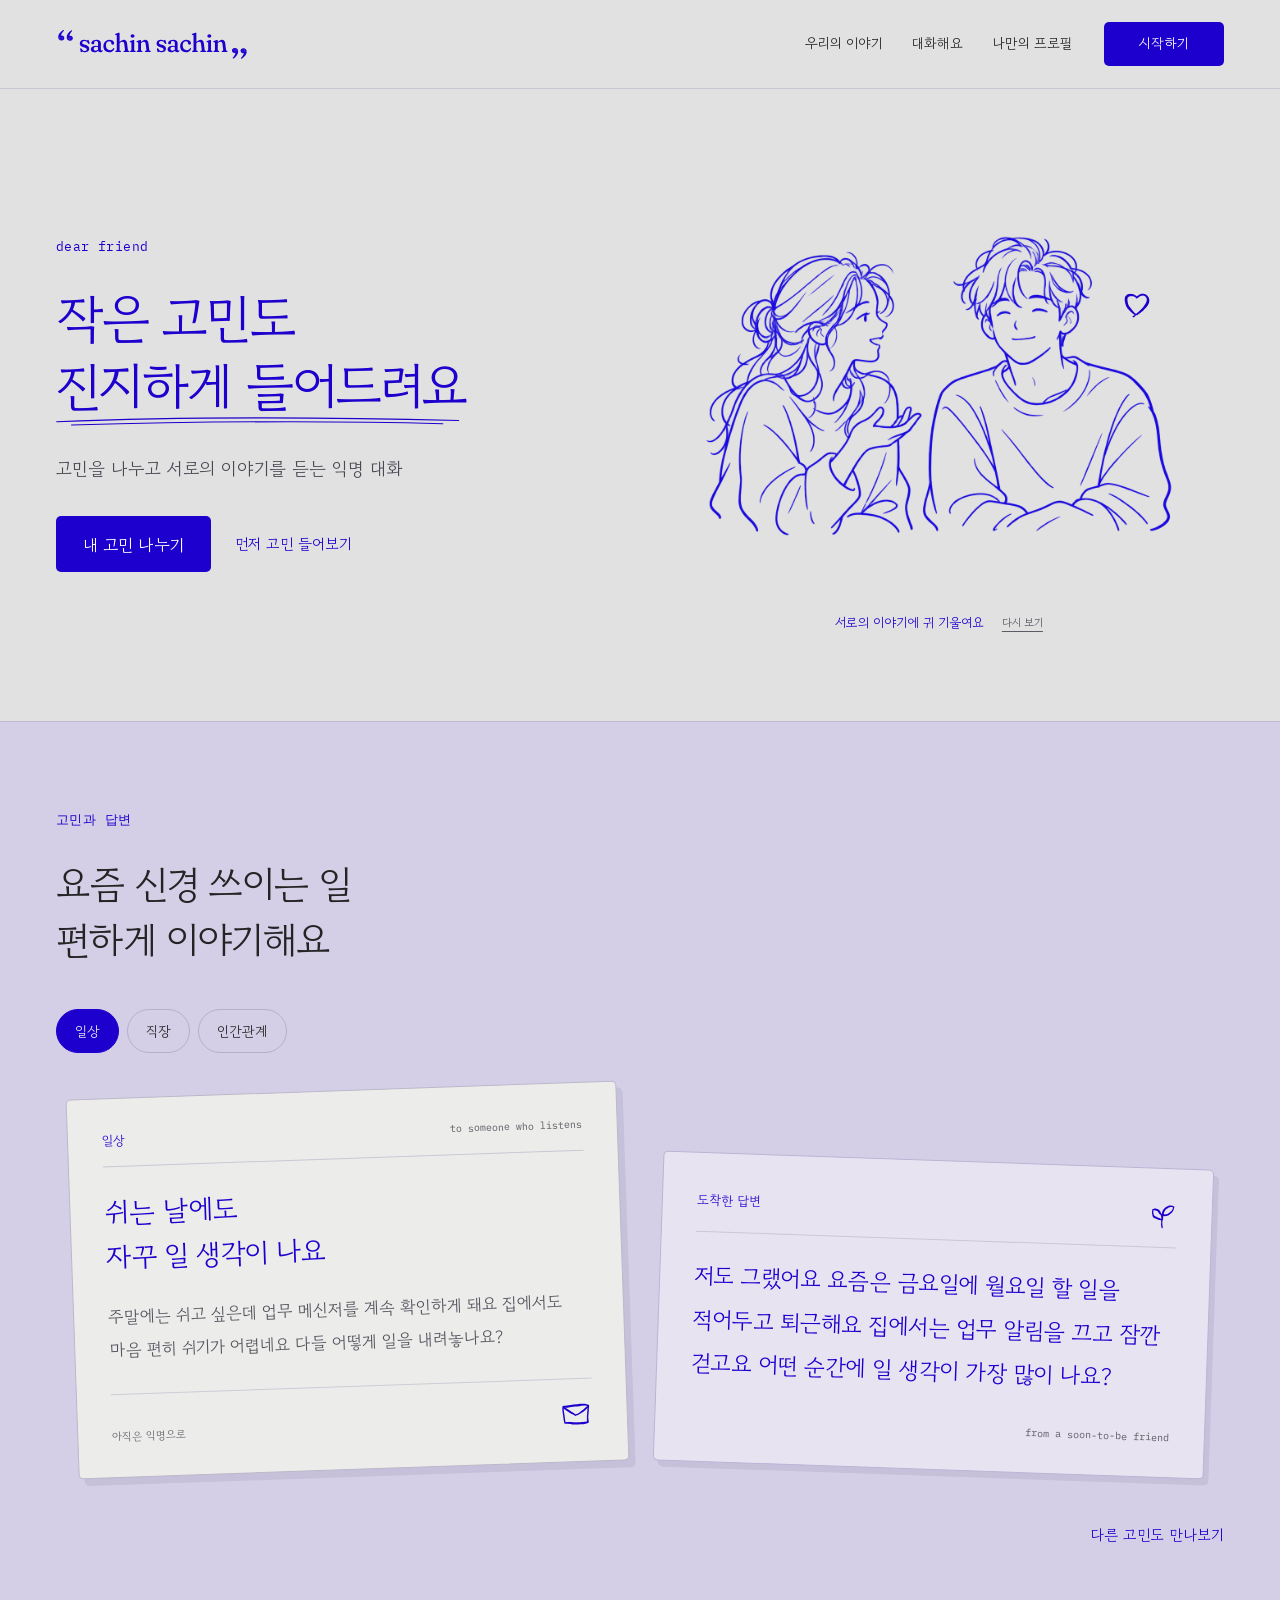
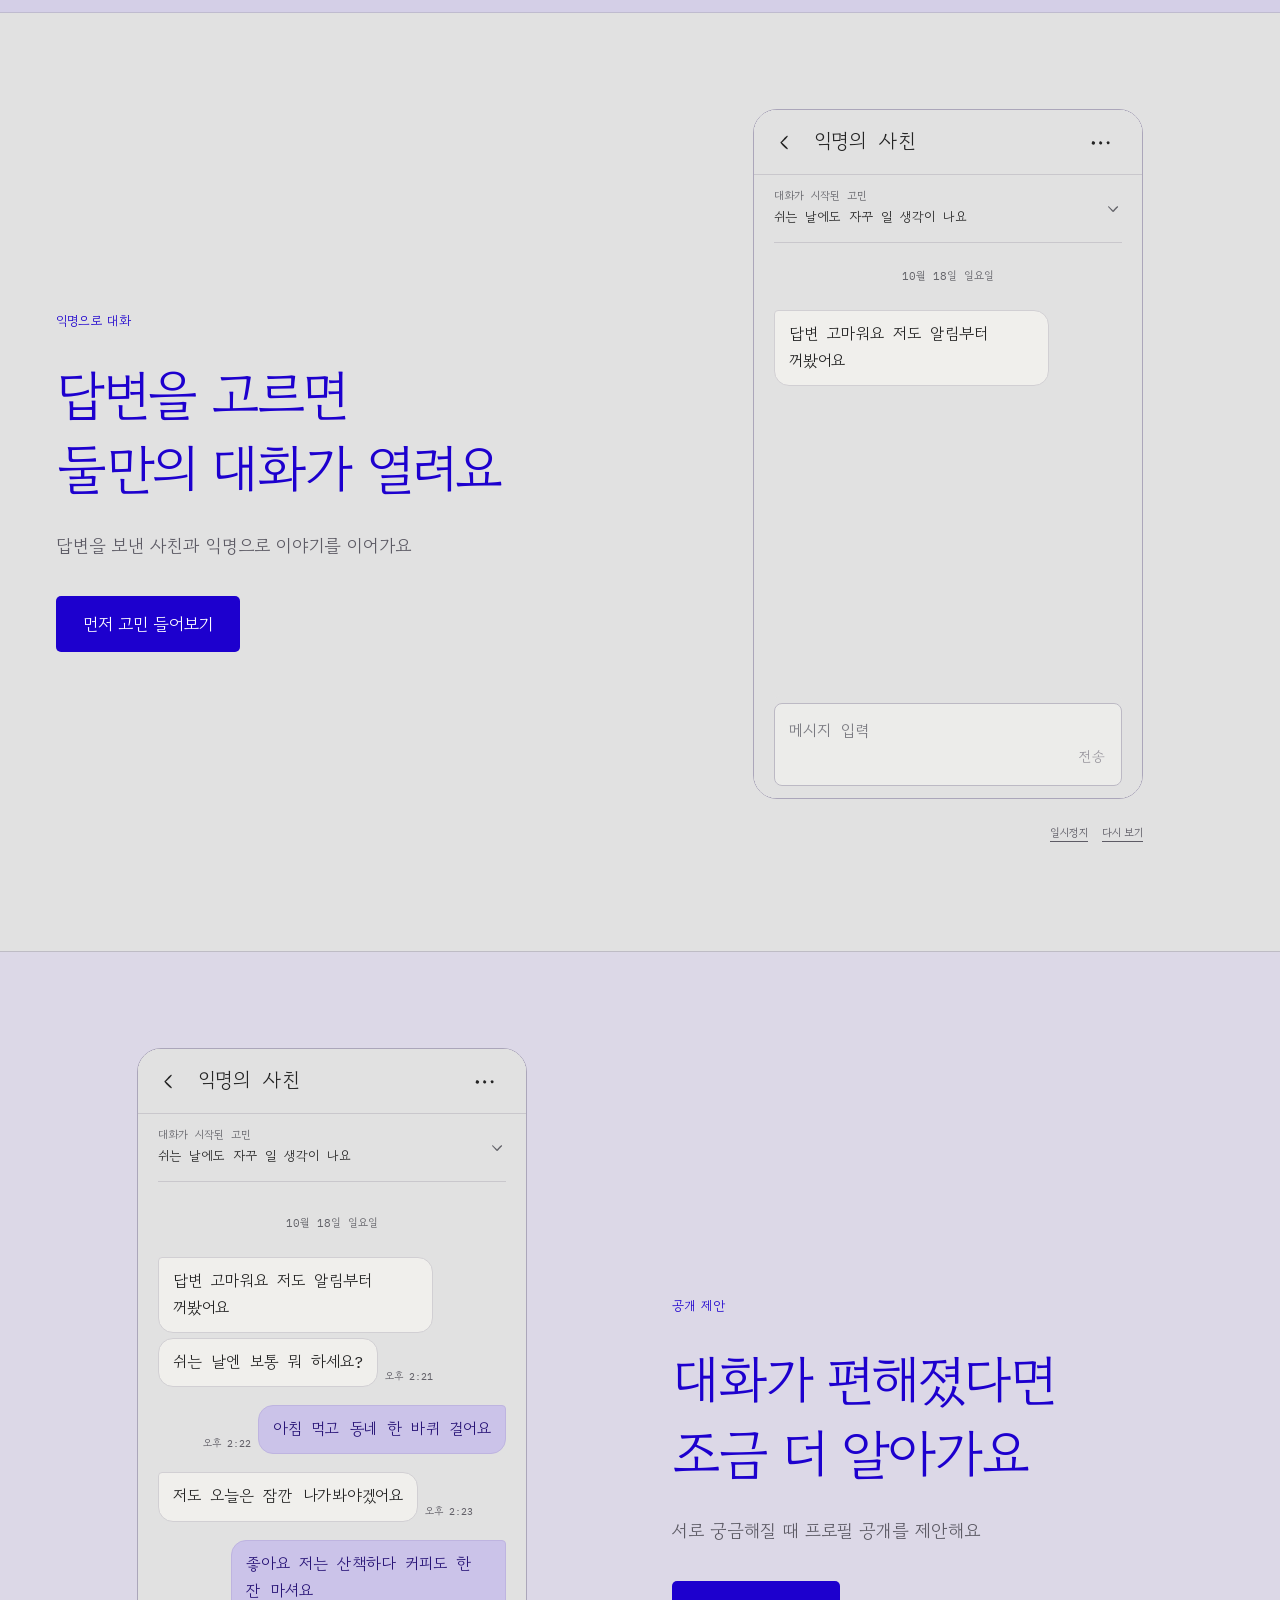
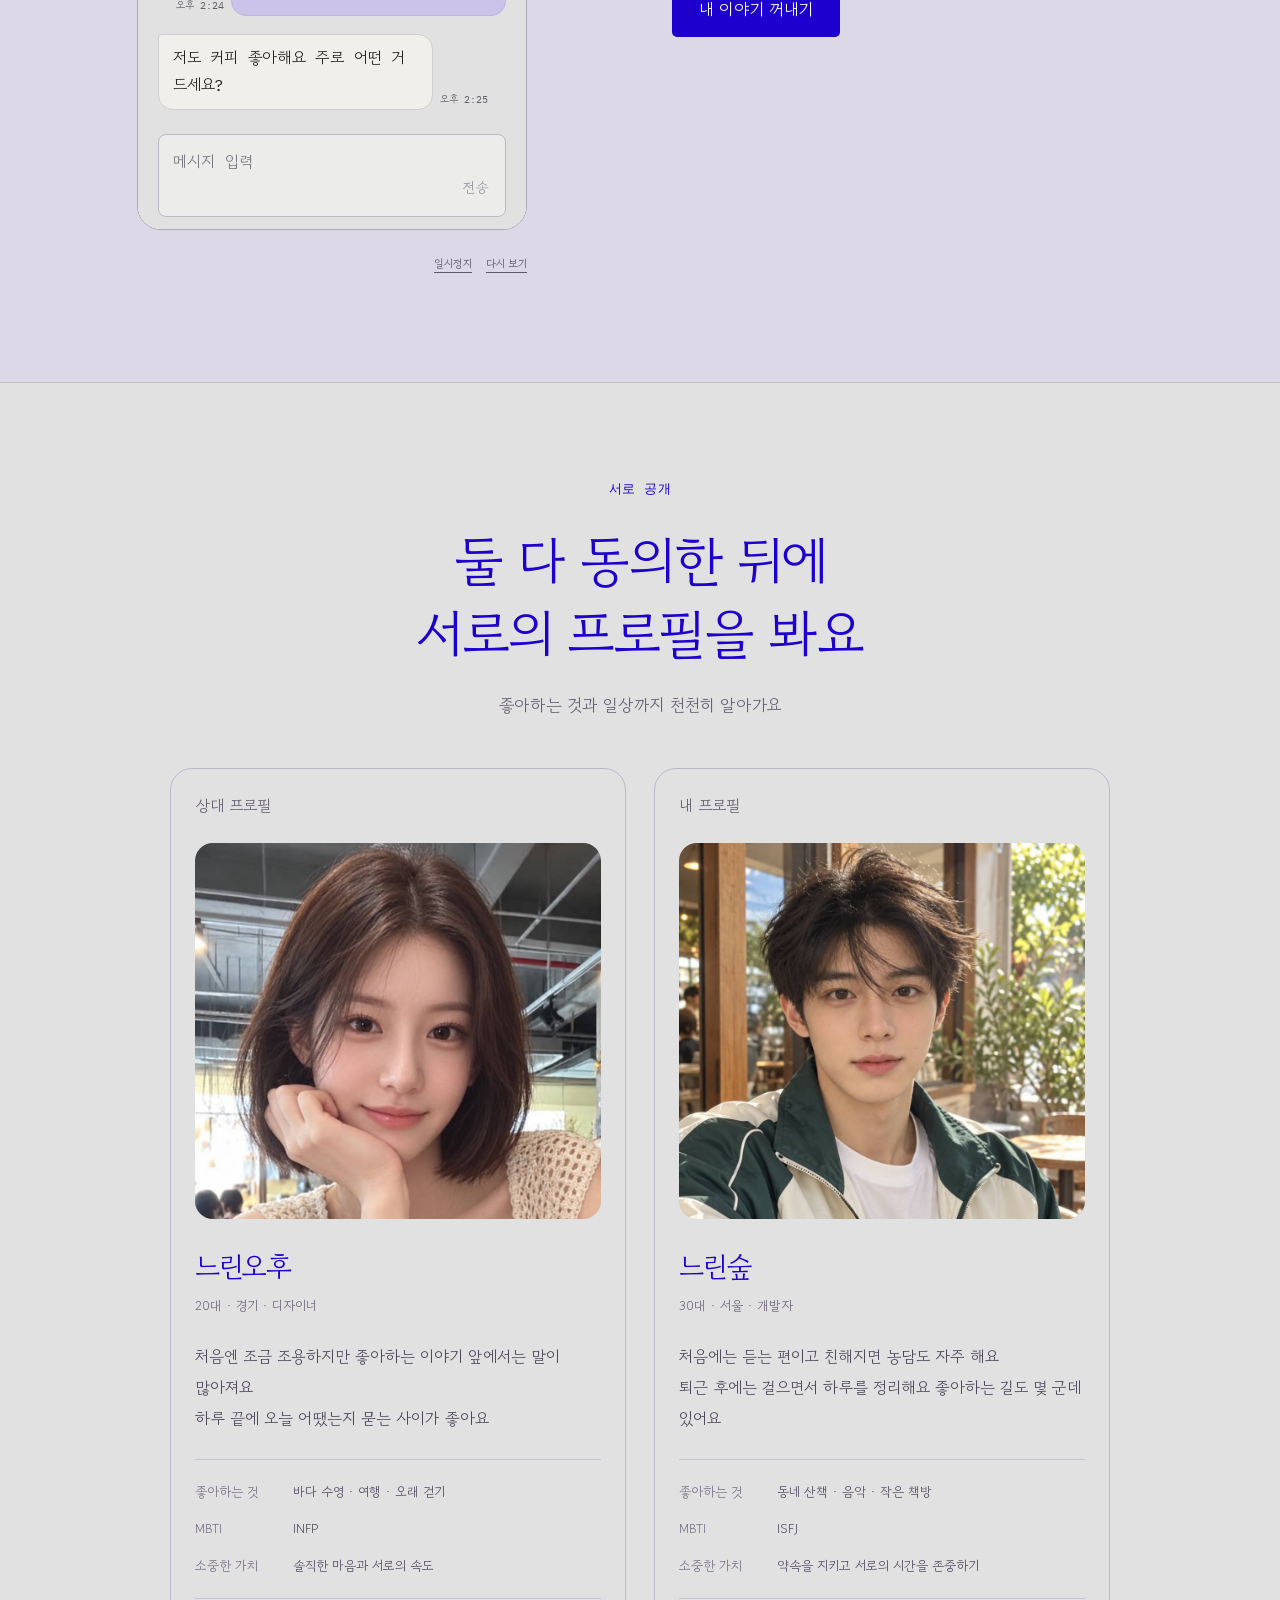
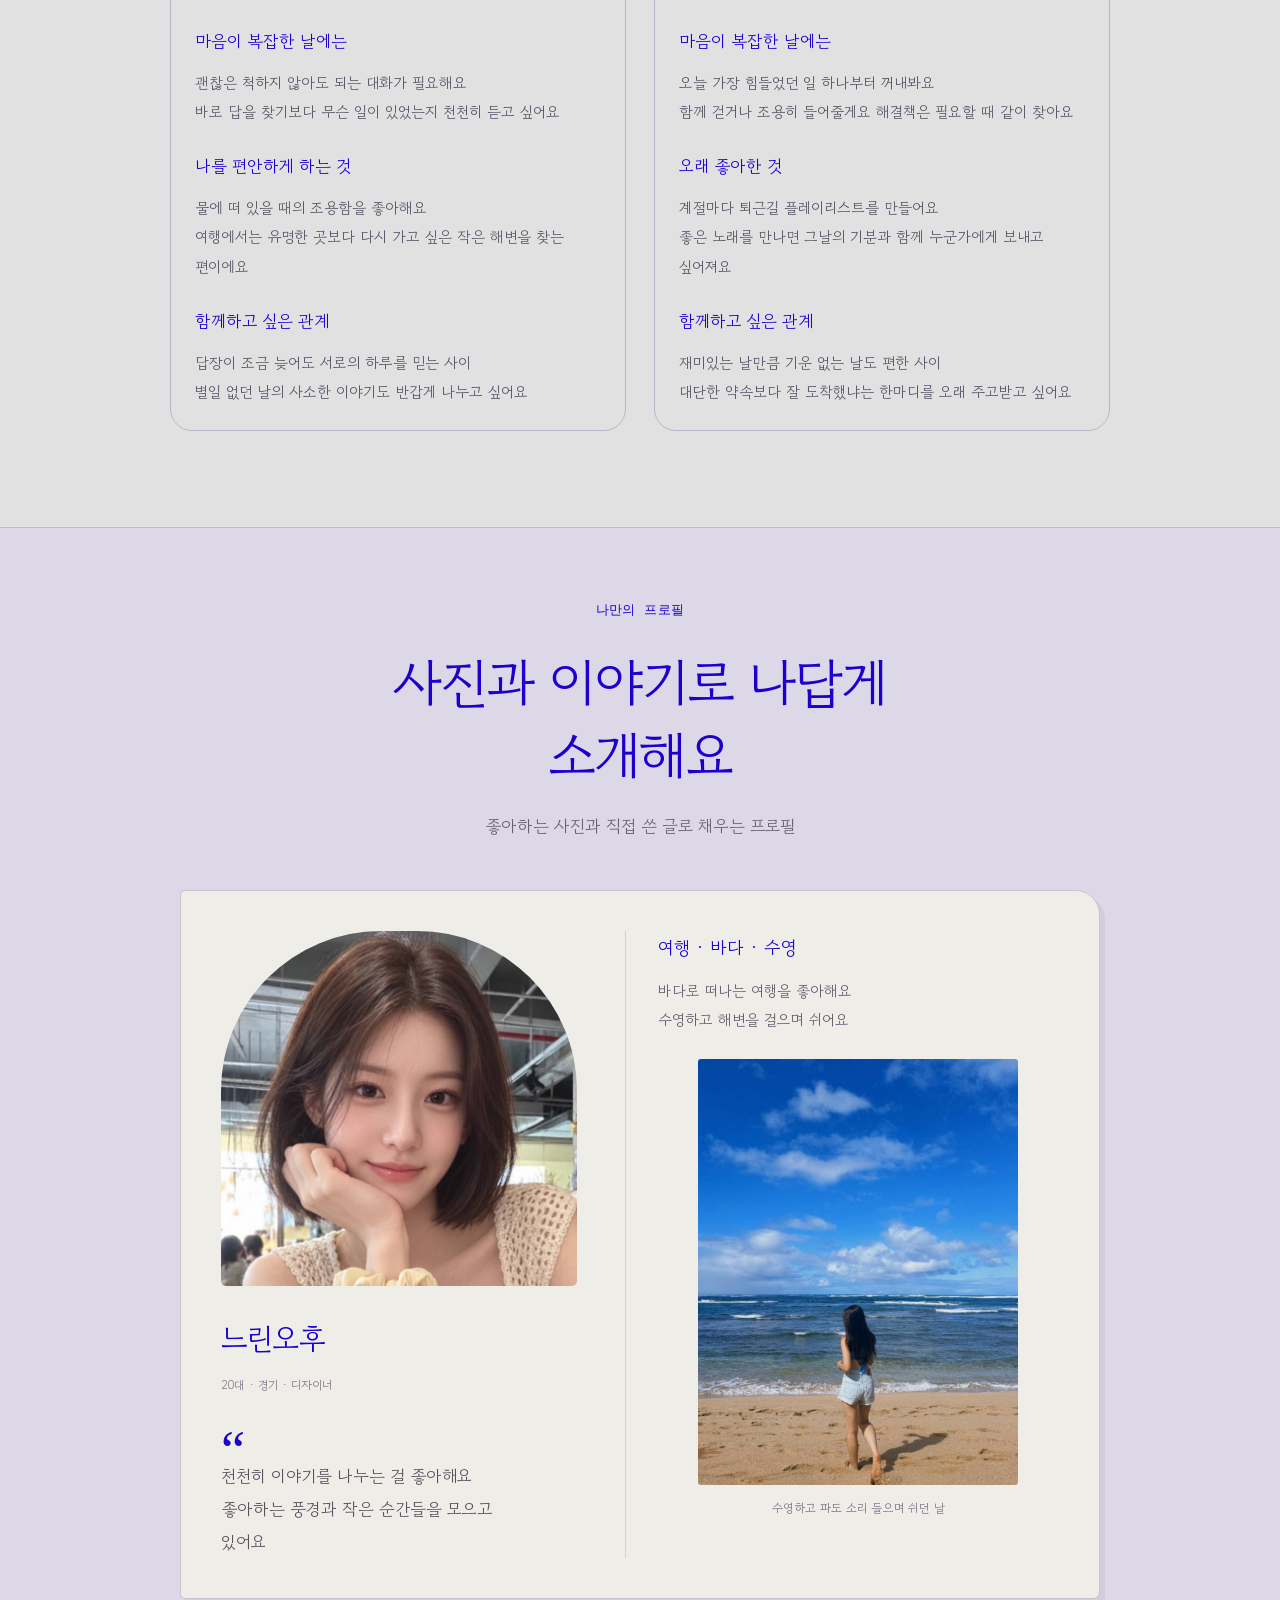
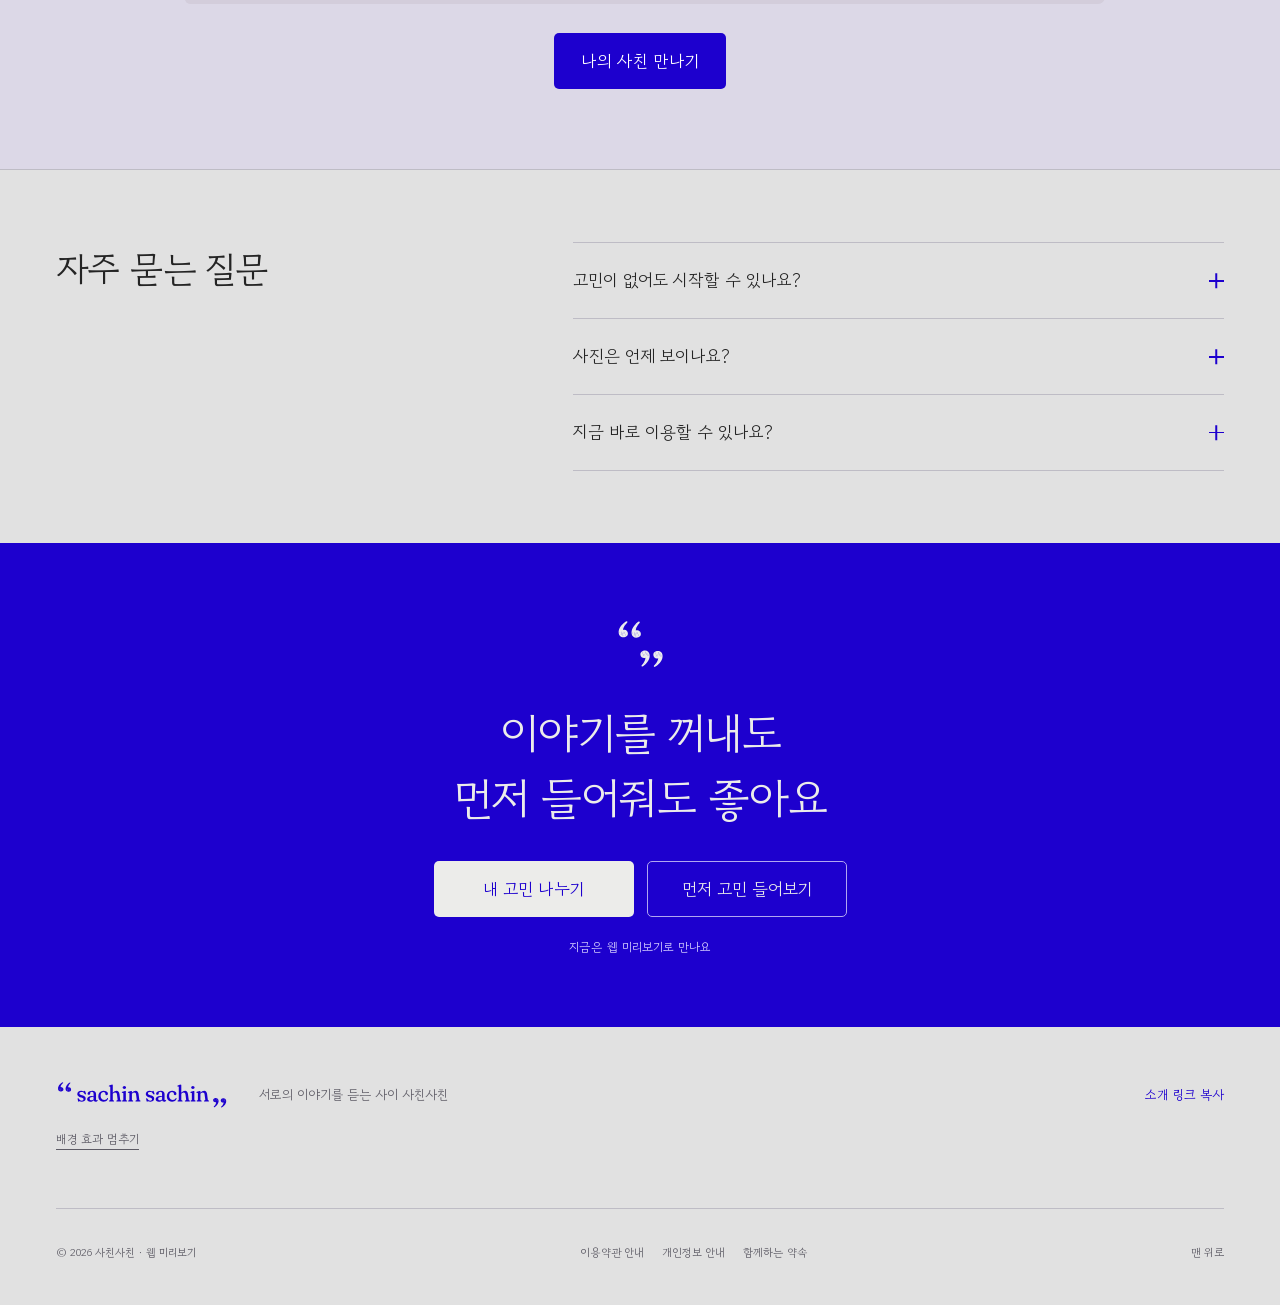
<file: about/index.html>
<!doctype html>
<html lang="ko">
<head>
 <meta charset="utf-8">
 <meta name="viewport" content="width=device-width,initial-scale=1,viewport-fit=cover">
 <title>사친사친 — 작은 고민도 진지하게 들어드려요</title>
 <meta name="description" content="작은 고민도 진지하게 들어드려요 고민을 나누고 서로의 이야기를 듣는 익명 대화">
 <meta name="theme-color" content="#e1e1e1">
 <link rel="canonical" href="https://jennkim0210.github.io/sachin-sachin-user-preview/about/">
 <meta property="og:type" content="website">
 <meta property="og:locale" content="ko_KR">
 <meta property="og:site_name" content="사친사친">
 <meta property="og:title" content="작은 고민도 진지하게 들어드려요 — 사친사친">
 <meta property="og:description" content="고민에서 대화로 대화에서 서로를 알아가는 사이로">
 <meta property="og:url" content="https://jennkim0210.github.io/sachin-sachin-user-preview/about/">
 <meta property="og:image" content="https://jennkim0210.github.io/sachin-sachin-user-preview/about/share.jpg?v=20261018-smooth-flow">
 <meta property="og:image:width" content="1200"><meta property="og:image:height" content="630">
 <meta property="og:image:alt" content="연보라색 바탕에 사친사친 로고와 작은 고민도 진지하게 들어드려요 문구">
 <meta name="twitter:card" content="summary_large_image">
 <meta name="twitter:title" content="사친사친 — 작은 고민도 진지하게 들어드려요">
 <meta name="twitter:description" content="고민에서 대화로 대화에서 서로를 알아가는 사이로">
 <meta name="twitter:image" content="https://jennkim0210.github.io/sachin-sachin-user-preview/about/share.jpg?v=20261018-smooth-flow">
 <link rel="icon" type="image/svg+xml" href="./assets/mark.svg">
 <link rel="apple-touch-icon" href="./assets/app-icon.png">
 <link rel="preload" href="./assets/gowun-dodum.woff2" as="font" type="font/woff2" crossorigin>
 <link rel="stylesheet" href="./landing.css?v=20261018-smooth-flow">
</head>
<body>
 <a class="skip-link" href="#main">본문으로 건너뛰기</a>
 <header class="site-header">
  <div class="header-inner wrap">
   <a class="brand" href="#top" aria-label="사친사친 소개 처음으로"><img src="./assets/wordmark.svg" width="196" height="40" alt="사친사친"></a>
   <nav class="desktop-nav" aria-label="소개 메뉴"><a href="#stories">우리의 이야기</a><a href="#how">대화해요</a><a href="#profile-maker">나만의 프로필</a></nav>
   <a class="header-start" href="../#/listen?from=landing">시작하기</a>
  </div>
 </header>
 <main id="main">
  <section class="hero wrap" id="top" aria-labelledby="hero-title">
   <div class="hero-copy">
    <p class="eyebrow" lang="en">dear friend</p>
    <h1 id="hero-title">작은 고민도<br><span class="underlined">진지하게 들어드려요<svg viewBox="0 0 440 20" preserveAspectRatio="none" aria-hidden="true"><path d="M3 12Q190 1 435 10M19 17Q240 8 418 15"/></svg></span></h1>
    <p class="hero-description">고민을 나누고 서로의 이야기를 듣는 익명 대화</p>
    <div class="hero-actions"><a class="button primary" href="../#/write?from=landing">내 고민 나누기</a><a class="text-link" href="../#/listen?from=landing">먼저 고민 들어보기</a></div>
   </div>
   <figure class="hero-art"><div class="listening-scene" id="listening-scene"><div class="artboard"><img src="./assets/hero.webp" alt="한 사람의 이야기를 다른 사람이 가만히 듣고 있어요" width="1536" height="1024" fetchpriority="high"><svg viewBox="0 0 1000 667" class="ear-flow" aria-hidden="true"><defs><mask id="incoming-mask" maskUnits="userSpaceOnUse" x="300" y="190" width="450" height="120" style="mask-type:luminance"><path class="ink-window incoming-window" d="M334 276L342 262C331 256 329 244 334 235C341 222 368 219 387 224C402 228 409 238 404 249C400 264 378 269 354 265L334 276C356 285 374 264 393 266C412 269 426 256 444 258C455 260 463 263 474 258" pathLength="100" fill="none" stroke="white" stroke-width="12"/></mask><mask id="heart-mask" maskUnits="userSpaceOnUse" x="300" y="190" width="450" height="120" style="mask-type:luminance"><path class="ink-window heart-window" d="M604 252C632 251 648 245 668 243C683 241 696 249 707 241C700 235 689 225 690 216C691 208 702 207 708 215C714 205 726 209 726 217C726 225 715 235 707 241" pathLength="100" fill="none" stroke="white" stroke-width="12"/></mask></defs><g mask="url(#incoming-mask)"><path class="pen-ink" fill="currentColor" stroke="none" d="M335.14 276.65L335.78 275.77L336.29 274.82L336.73 273.84L337.4 272.98L337.74 271.93L338.39 271.07L338.83 270.08L339.3 269.12L339.92 268.23L340.25 267.19L340.92 266.33L341.3 265.31L341.83 264.37L342.39 263.47L342.84 261.73L341.54 260.5L340.53 260.08L339.78 259.32L338.96 258.71L338.23 258.03L337.69 257.2L336.97 256.56L336.58 255.67L336.07 254.9L335.58 254.13L335.37 253.22L334.88 252.47L334.62 251.62L334.46 250.74L334.04 249.97L333.96 249.1L333.8 248.26L333.51 247.46L333.59 246.6L333.46 245.78L333.35 244.95L333.56 244.12L333.49 243.28L333.6 242.45L333.91 241.65L333.92 240.78L334.25 239.97L334.6 239.16L334.74 238.28L335.23 237.52L335.55 236.7L335.84 235.84L336.32 235.28L336.63 234.67L336.89 234.01L337.41 233.52L337.88 233L338.21 232.35L338.78 231.9L339.37 231.48L339.82 230.85L340.47 230.44L341.17 230.07L341.76 229.47L342.52 229.1L343.31 228.75L344.03 228.16L344.9 227.87L345.74 227.46L346.55 226.92L347.5 226.72L348.35 226.22L349.26 225.89L350.22 225.69L351.12 225.23L352.12 225.18L353.09 224.9L354.09 224.74L355.14 224.75L356.17 224.47L357.27 224.6L358.35 224.36L359.47 224.35L360.6 224.25L361.71 224.01L362.86 224.01L363.95 223.62L365.09 223.63L366.17 223.3L367.28 223.25L368.37 223.13L369.46 223L370.56 223.14L371.66 222.99L372.77 223.27L373.9 223.19L375.03 223.45L376.17 223.52L377.3 223.62L378.42 223.86L379.53 223.81L380.59 224.16L381.65 224.13L382.62 224.45L383.59 224.64L384.54 224.83L385.4 225.29L386.36 225.44L387.35 226.07L388.48 226.4L389.46 227.05L390.53 227.49L391.54 228.02L392.49 228.58L393.5 228.94L394.3 229.59L395.24 229.92L395.97 230.49L396.67 231.03L397.43 231.42L397.93 232.1L398.55 232.61L399.14 233.14L399.49 233.86L400.05 234.4L400.54 235L400.82 235.73L401.33 236.31L401.81 236.92L402.05 237.65L402.49 238.26L402.97 238.85L403.17 239.57L403.5 240.23L403.94 240.86L404.07 241.59L404.22 242.31L404.54 243.03L404.52 243.8L404.45 244.57L404.57 245.39L404.31 246.19L404.03 246.99L403.89 247.89L403.33 248.72L403.07 249.52L402.93 250.31L402.51 250.98L402.1 251.64L401.89 252.4L401.48 253.05L400.94 253.62L400.62 254.31L400.22 254.95L399.61 255.42L399.14 255.98L398.71 256.58L398.05 256.94L397.44 257.34L396.91 257.88L396.19 258.14L395.46 258.39L394.79 258.85L393.99 259.05L393.16 259.21L392.38 259.64L391.49 259.79L390.59 259.97L389.75 260.41L388.8 260.55L387.89 260.84L387.03 261.27L386.06 261.38L385.19 261.77L384.29 262.04L383.34 262.12L382.48 262.5L381.51 262.49L380.56 262.69L379.57 262.86L378.52 262.82L377.47 263.15L376.33 263.12L375.21 263.45L374.04 263.65L372.89 263.9L371.78 264.32L370.63 264.47L369.58 264.95L368.47 264.99L367.42 265.36L366.34 265.29L365.24 265.42L364.13 265.26L362.96 265.15L361.77 264.95L360.55 264.68L359.28 264.51L358.03 264.21L356.74 264.12L355.52 263.8L353.86 263.74L352.41 264.23L351.57 264.89L350.57 265.19L349.64 265.71L348.66 266.13L347.61 266.43L346.63 267L345.51 267.23L344.52 267.83L343.45 268.24L342.41 268.76L341.47 269.43L340.4 269.88L339.56 270.66L338.54 271.15L337.67 271.81L336.78 272.42L335.8 272.86L335 273.53L333.97 273.86L332.24 276.17L334.41 278.16L335.46 278.61L336.6 278.8L337.67 279.27L338.81 279.3L339.91 279.47L340.99 279.62L342.04 279.44L343.06 279.59L344.03 279.49L344.96 279.34L345.88 279.5L346.77 279.32L347.66 279.33L348.57 279.48L349.49 279.32L350.44 279.45L351.43 279.52L352.43 279.34L353.47 279.47L354.51 279.33L355.53 279.08L356.6 279.07L357.59 278.69L358.57 278.39L359.58 278.21L360.45 277.69L361.38 277.43L362.29 277.12L363.11 276.6L364.04 276.4L364.91 276L365.78 275.54L366.74 275.36L367.61 274.85L368.53 274.47L369.5 274.18L370.33 273.57L371.27 273.22L372.17 272.78L372.94 272.15L373.86 271.81L374.66 271.28L375.42 270.72L376.31 270.44L377.05 269.91L377.83 269.5L378.7 269.31L379.45 268.85L380.27 268.6L381.14 268.48L381.92 268.08L382.79 267.94L383.66 267.85L384.48 267.49L385.35 267.41L386.22 267.35L387.04 267.03L387.91 267L388.76 266.99L389.58 266.75L390.41 266.81L391.23 266.92L392.04 266.81L392.82 267.03L393.83 267.32L394.9 267.46L395.92 267.92L397.02 268L398.09 268.37L399.2 268.56L400.33 268.61L401.46 268.9L402.6 268.75L403.73 268.81L404.85 268.76L405.91 268.45L407.01 268.44L408.01 268.09L409.01 267.84L410.03 267.71L410.95 267.25L411.95 267.11L412.91 266.8L413.85 266.38L414.87 266.26L415.8 265.79L416.78 265.47L417.79 265.22L418.68 264.66L419.69 264.42L420.6 263.99L421.48 263.49L422.45 263.28L423.28 262.75L424.17 262.42L425.08 262.18L425.89 261.67L426.82 261.52L427.69 261.2L428.56 260.83L429.51 260.76L430.4 260.37L431.33 260.17L432.29 260.06L433.2 259.67L434.17 259.62L435.12 259.41L436.06 259.13L437.03 259.18L437.97 258.92L438.93 258.88L439.9 258.96L440.87 258.79L441.84 259.04L442.82 259.07L443.78 259.19L444.8 259.61L445.93 259.73L446.96 260.23L448.07 260.34L449.11 260.71L450.17 260.97L451.24 261.08L452.25 261.47L453.31 261.47L454.32 261.72L455.33 261.91L456.37 261.88L457.36 262.18L458.38 262.15L459.4 262.2L460.42 262.41L461.45 262.24L462.5 262.37L463.55 262.35L464.6 262.15L465.69 262.25L466.75 261.95L467.86 261.82L468.98 261.65L470.07 261.23L471.26 261.09L472.35 260.52L473.58 260.25L474.68 259.6L475.36 259.2L475.75 258.49L475.78 257.68L475.47 256.94L474.86 256.41L474.09 256.19L473.25 256.24L472.22 256.88L471.11 257.13L470.12 257.61L469.1 257.91L468.1 258.14L467.16 258.55L466.16 258.57L465.24 258.92L464.29 258.98L463.34 259.01L462.41 259.24L461.47 259.08L460.53 259.17L459.58 259.18L458.64 258.95L457.66 259.06L456.71 258.85L455.74 258.71L454.74 258.74L453.77 258.41L452.75 258.41L451.75 258.23L450.75 257.98L449.68 257.98L448.68 257.6L447.58 257.56L446.51 257.26L445.41 257.05L444.21 256.89L443.12 256.6L442.03 256.71L440.98 256.49L439.93 256.49L438.88 256.58L437.84 256.4L436.82 256.6L435.79 256.59L434.77 256.56L433.79 256.81L432.77 256.72L431.77 256.87L430.79 257.06L429.75 257L428.78 257.32L427.76 257.45L426.73 257.56L425.77 257.99L424.72 258.12L423.75 258.48L422.82 258.92L421.8 259.11L420.93 259.64L419.99 259.97L419.05 260.25L418.22 260.78L417.27 260.96L416.39 261.32L415.52 261.69L414.55 261.78L413.68 262.19L412.73 262.36L411.76 262.5L410.85 262.9L409.84 262.95L408.9 263.24L407.96 263.53L406.97 263.58L406.07 263.98L405.13 264.07L404.21 264.21L403.32 264.52L402.39 264.44L401.48 264.66L400.54 264.67L399.59 264.57L398.59 264.71L397.62 264.44L396.57 264.46L395.52 264.3L394.47 264.07L393.29 264.06L392.29 263.8L391.31 263.84L390.34 263.97L389.38 263.85L388.45 264.01L387.55 264.23L386.61 264.18L385.72 264.39L384.84 264.65L383.91 264.64L383.03 264.91L382.14 265.2L381.18 265.25L380.3 265.62L379.4 265.97L378.43 266.14L377.58 266.65L376.69 267.07L375.75 267.38L374.97 268L374.1 268.43L373.23 268.83L372.51 269.46L371.63 269.79L370.81 270.2L370.06 270.72L369.15 270.89L368.33 271.28L367.49 271.61L366.54 271.69L365.68 272.08L364.74 272.26L363.76 272.38L362.87 272.79L361.88 272.89L360.94 273.15L360.05 273.54L359.08 273.62L358.23 273.99L357.37 274.27L356.47 274.33L355.67 274.69L354.82 274.79L353.96 274.83L353.12 275.11L352.24 275.04L351.35 275.08L350.45 275.25L349.52 275.08L348.58 275.19L347.63 275.27L346.67 275.12L345.72 275.33L344.77 275.33L343.82 275.27L342.9 275.51L341.99 275.39L341.09 275.41L340.19 275.5L339.32 275.23L338.41 275.28L337.52 275.05L336.61 274.78L335.61 274.67L335.94 275.82L335.81 276.89L336.8 276.33L337.7 275.62L338.53 274.84L339.49 274.25L340.2 273.37L341.14 272.82L341.91 272.09L342.76 271.49L343.68 271.04L344.51 270.4L345.53 270.17L346.44 269.63L347.49 269.38L348.53 269.06L349.56 268.63L350.7 268.45L351.7 267.88L352.82 267.61L353.83 267.07L354.21 266.77L354.93 267.09L356.21 267.23L357.43 267.57L358.67 267.69L359.85 268.1L361.12 268.2L362.34 268.66L363.66 268.7L364.96 269.1L366.31 269L367.67 269.21L368.98 269L370.3 268.96L371.54 268.74L372.72 268.5L373.88 268.41L374.93 268.05L376.03 268.07L377.04 267.72L378.1 267.71L379.16 267.5L380.23 267.27L381.34 267.21L382.39 266.76L383.5 266.62L384.53 266.21L385.51 265.78L386.53 265.55L387.39 264.98L388.31 264.69L389.18 264.38L389.96 263.87L390.85 263.72L391.67 263.39L392.47 262.99L393.38 262.88L394.23 262.52L395.07 262.12L396.02 261.95L396.87 261.5L397.68 260.96L398.59 260.62L399.37 260.04L400.03 259.33L400.81 258.8L401.48 258.13L401.93 257.31L402.51 256.62L403.09 255.94L403.4 255.09L403.78 254.32L404.3 253.62L404.57 252.79L404.8 251.95L405.25 251.2L405.54 250.37L405.61 249.61L406.13 248.83L406.51 247.84L406.7 246.81L407.12 245.84L407.23 244.81L407.2 243.8L407.39 242.79L407.27 241.81L407 240.88L406.96 239.92L406.72 239.04L406.29 238.25L406.1 237.39L405.84 236.58L405.34 235.9L405.05 235.12L404.77 234.32L404.21 233.66L403.8 232.89L403.42 232.05L402.73 231.38L402.17 230.58L401.59 229.74L400.73 229.14L400.02 228.34L399.19 227.65L398.22 227.14L397.41 226.38L396.4 225.95L395.48 225.35L394.56 224.76L393.52 224.33L392.61 223.6L391.47 223.2L390.46 222.43L389.2 222L388 221.32L386.83 221L385.67 220.7L384.51 220.31L383.27 220.33L382.09 220.04L380.89 220.16L379.72 220.1L378.58 220.1L377.44 220.26L376.31 220.12L375.18 220.34L374.05 220.15L372.89 220.31L371.72 220.23L370.54 220.25L369.36 220.37L368.16 220.29L367 220.59L365.8 220.51L364.68 220.85L363.53 220.87L362.44 221.08L361.36 221.26L360.27 221.26L359.22 221.54L358.12 221.43L357.05 221.69L355.95 221.67L354.85 221.78L353.75 221.99L352.62 221.97L351.56 222.34L350.45 222.41L349.4 222.68L348.39 223.03L347.32 223.13L346.39 223.59L345.38 223.8L344.4 224.04L343.52 224.51L342.51 224.67L341.6 225.05L340.73 225.53L339.74 225.77L338.9 226.31L338.08 226.88L337.13 227.29L336.39 227.97L335.71 228.69L334.89 229.27L334.28 230.04L333.8 230.88L333.15 231.58L332.65 232.38L332.38 233.28L331.94 234.05L331.47 234.97L331.29 236.01L330.83 236.93L330.56 237.91L330.44 238.93L330.04 239.88L329.97 240.91L329.87 241.93L329.6 242.94L329.72 243.98L329.69 245.01L329.63 246.04L329.94 247.05L329.99 248.07L330.18 249.07L330.62 250L330.77 251.01L331.19 251.93L331.69 252.82L331.97 253.8L332.61 254.63L333.14 255.53L333.64 256.46L334.45 257.2L335.02 258.12L335.83 258.89L336.69 259.61L337.45 260.47L338.49 261.02L339.35 261.83L340.43 262.37L340.9 262.36L340.43 262.33L339.99 263.34L339.27 264.16L338.87 265.17L338.19 266.02L337.65 266.95L337.16 267.91L336.46 268.75L336.08 269.77L335.39 270.62L334.93 271.59L334.41 272.53L333.77 273.41L333.41 274.43L332.7 275.26L332.6 275.9L332.7 276.52L333.05 277.03L333.6 277.34L334.22 277.38L334.79 277.15Z"/></g><g mask="url(#heart-mask)"><path class="pen-ink" fill="currentColor" stroke="none" d="M604.05 253.85L605.44 253.66L606.83 253.81L608.19 253.61L609.56 253.68L610.88 253.45L612.21 253.48L613.49 253.23L614.77 253.26L616.01 252.98L617.27 253.05L618.47 252.73L619.72 252.82L620.9 252.48L622.13 252.5L623.29 252.17L624.47 252.04L625.61 251.81L626.71 251.48L627.83 251.37L628.85 250.92L629.93 250.87L630.94 250.49L631.97 250.31L633.01 250.16L634.01 249.81L635.07 249.83L636.08 249.5L637.12 249.4L638.16 249.31L639.16 248.98L640.21 249.01L641.2 248.73L642.2 248.57L643.21 248.56L644.15 248.23L645.14 248.26L646.1 248.14L647.04 247.94L648.02 248.06L648.96 247.85L649.94 247.8L650.93 247.87L651.9 247.59L652.91 247.61L653.92 247.49L654.89 247.17L655.92 247.16L656.88 246.82L657.84 246.53L658.84 246.43L659.73 246L660.68 245.84L661.62 245.69L662.49 245.32L663.44 245.34L664.35 245.14L665.28 244.97L666.25 245.08L667.21 244.83L668.24 244.86L669.38 244.77L670.47 244.58L671.58 244.66L672.64 244.36L673.71 244.46L674.73 244.27L675.73 244.23L676.69 244.32L677.65 244.18L678.56 244.45L679.53 244.44L680.48 244.66L681.43 244.96L682.48 245.04L683.44 245.5L684.51 245.64L685.56 245.89L686.58 246.24L687.68 246.23L688.7 246.52L689.74 246.6L690.77 246.55L691.76 246.79L692.75 246.7L693.72 246.7L694.69 246.86L695.65 246.68L696.62 246.72L697.61 246.78L698.59 246.5L699.61 246.46L700.64 246.32L701.61 245.85L702.65 245.61L703.64 245.16L704.49 244.47L705.48 243.99L706.28 243.23L706.99 242.44L708.16 240.81L706.61 239.61L705.93 239.13L705.24 238.49L704.4 238.06L703.79 237.29L703.07 236.62L702.36 235.91L701.82 234.99L701.01 234.28L700.48 233.29L699.7 232.49L699.02 231.61L698.38 230.7L697.58 229.97L697.07 229.03L696.32 228.34L695.86 227.47L695.35 226.67L694.82 225.9L694.61 224.99L694.11 224.21L693.94 223.31L693.75 222.43L693.4 221.6L693.42 220.71L693.22 219.88L693.02 219.09L693.12 218.28L692.95 217.55L692.86 216.83L693.05 216.18L692.99 215.57L693.03 215.02L693.33 214.6L693.46 214.16L693.55 213.71L693.9 213.42L694.25 213.16L694.49 212.74L694.88 212.45L695.4 212.34L695.87 212.06L696.39 211.74L697.03 211.72L697.68 211.63L698.37 211.37L699.1 211.41L699.86 211.5L700.67 211.35L701.46 211.54L702.26 211.77L703.15 211.83L703.9 212.29L704.7 212.68L705.53 213.1L706.12 213.86L706.78 214.26L707.7 215.66L709.26 214.44L709.82 213.8L710.65 213.28L711.27 212.57L712.08 212.19L712.82 211.8L713.47 211.3L714.24 211.15L714.95 210.95L715.6 210.61L716.31 210.62L716.98 210.65L717.63 210.49L718.27 210.58L718.86 210.85L719.47 210.93L720.07 211.08L720.54 211.49L721.01 211.84L721.56 212.08L721.96 212.51L722.22 213.05L722.61 213.45L722.99 213.86L723.12 214.42L723.25 214.96L723.54 215.43L723.66 215.97L723.56 216.57L723.65 217.14L723.73 217.76L723.48 218.39L723.35 219.05L723.31 219.77L722.91 220.43L722.65 221.15L722.42 221.94L721.85 222.61L721.54 223.46L721.05 224.26L720.44 225.02L720.03 225.98L719.27 226.72L718.78 227.69L718.04 228.5L717.38 229.39L716.72 230.29L715.9 231.05L715.27 232.01L714.34 232.67L713.67 233.6L712.73 234.23L711.97 235.08L711.08 235.77L710.22 236.48L709.44 237.28L708.51 237.85L707.82 238.7L706.93 239.25L706.19 239.94L705.82 240.4L705.68 240.97L705.8 241.55L706.16 242.01L706.68 242.28L707.27 242.29L707.86 242.12L708.58 241.39L709.55 240.93L710.37 240.23L711.25 239.57L712.22 238.99L713.02 238.17L714.07 237.61L714.86 236.73L715.89 236.1L716.73 235.23L717.67 234.46L718.57 233.66L719.37 232.76L720.33 232.02L721.01 231.05L721.96 230.33L722.61 229.36L723.43 228.55L724.15 227.66L724.73 226.68L725.52 225.84L725.92 224.78L726.47 223.82L726.94 222.83L727.09 221.75L727.47 220.77L727.65 219.76L727.56 218.76L727.68 217.8L727.66 216.86L727.33 215.97L727.14 215.12L726.99 214.27L726.55 213.54L726.07 212.87L725.75 212.12L725.3 211.44L724.64 210.93L724.06 210.35L723.53 209.69L722.8 209.25L722 208.92L721.28 208.43L720.48 208.03L719.58 207.93L718.7 207.76L717.81 207.51L716.88 207.59L715.97 207.77L715.01 207.75L714.1 208.01L713.23 208.46L712.28 208.7L711.38 209.16L710.58 209.83L709.59 210.3L708.78 211.08L707.95 211.93L706.91 212.9L708.16 213.08L709.14 212.96L708.04 211.91L707.15 211.06L706.24 210.27L705.14 209.83L704.2 209.18L703.17 208.8L702.13 208.6L701.18 208.17L700.2 208.06L699.25 208.03L698.32 207.78L697.4 207.81L696.5 207.98L695.56 207.95L694.64 208.1L693.81 208.53L692.93 208.86L692.02 209.22L691.31 209.89L690.69 210.63L689.96 211.31L689.43 212.15L689.2 213.13L688.85 214.05L688.57 215.01L688.68 216.02L688.64 216.96L688.58 217.88L688.86 218.75L688.92 219.64L688.96 220.56L689.31 221.45L689.38 222.44L689.58 223.45L690.01 224.45L690.16 225.58L690.69 226.62L691.18 227.71L691.65 228.83L692.46 229.75L693.01 230.84L693.89 231.66L694.62 232.55L695.38 233.4L696.27 234.1L696.91 235L697.85 235.64L698.52 236.52L699.38 237.24L700.23 237.98L700.98 238.82L701.98 239.38L702.75 240.17L703.67 240.73L704.6 241.21L705.45 241.91L705.6 241.12L705.33 240.68L704.54 241.23L703.95 241.92L703.15 242.27L702.38 242.64L701.67 243.09L700.82 243.17L700.02 243.37L699.2 243.62L698.33 243.5L697.46 243.62L696.57 243.71L695.66 243.51L694.74 243.62L693.81 243.61L692.88 243.41L691.93 243.53L691 243.39L690.09 243.22L689.15 243.27L688.26 242.94L687.35 242.79L686.42 242.6L685.55 242.13L684.56 241.96L683.63 241.48L682.62 241.08L681.54 240.83L680.48 240.29L679.3 240.18L678.14 239.85L676.94 239.69L675.73 239.74L674.53 239.56L673.37 239.82L672.2 239.77L671.07 239.98L669.94 240.17L668.79 240.24L667.7 240.63L666.71 240.59L665.72 240.9L664.71 241.09L663.67 241.17L662.69 241.6L661.65 241.72L660.66 242.01L659.73 242.43L658.72 242.55L657.83 242.97L656.92 243.26L655.98 243.38L655.14 243.8L654.22 243.9L653.32 244.04L652.44 244.37L651.5 244.33L650.57 244.55L649.63 244.75L648.64 244.71L647.68 245.03L646.68 245.13L645.68 245.22L644.72 245.6L643.71 245.63L642.74 245.91L641.77 246.19L640.77 246.21L639.82 246.57L638.81 246.62L637.81 246.73L636.82 246.97L635.77 246.86L634.75 247.09L633.69 247.08L632.61 247.1L631.54 247.33L630.41 247.23L629.33 247.55L628.2 247.58L627.1 247.8L626.01 248.04L624.88 248.11L623.81 248.49L622.67 248.48L621.58 248.86L620.42 248.86L619.28 249.14L618.1 249.21L616.9 249.38L615.68 249.51L614.44 249.59L613.19 249.76L611.91 249.78L610.64 249.96L609.34 249.95L608.03 250.1L606.7 250.09L605.34 250.19L603.96 250.26L603.2 250.44L602.61 250.94L602.29 251.65L602.31 252.43L602.66 253.12L603.28 253.59Z"/></g></svg></div></div><figcaption><span>서로의 이야기에 귀 기울여요</span><button class="replay" type="button" id="replay-scene" hidden>다시 보기</button></figcaption></figure>
  </section>
  <section class="stories-section" id="stories" aria-labelledby="stories-title">
   <div class="float-field" aria-hidden="true"><span class="floating-ink ink-0"><svg class="pen-doodle" data-doodle="heart" viewBox="0 0 64 72" aria-hidden="true" focusable="false"><path class="pen-ink" fill="currentColor" fill-rule="evenodd" stroke="none" d="M31.25 56.88L31.28 56.72L30.68 55.56L29.9 54.61L29.13 53.66L28.4 52.68L27.45 51.91L26.74 50.94L25.74 50.29L24.98 49.41L24.06 48.75L23.22 48.03L22.46 47.26L21.54 46.68L20.9 45.83L20.03 45.24L19.37 44.45L18.69 43.7L17.91 43.05L17.39 42.17L16.61 41.53L16.03 40.72L15.45 39.93L14.7 39.29L14.24 38.43L13.57 37.75L12.94 37.06L12.52 36.23L11.85 35.61L11.35 34.88L10.98 34.09L10.37 33.46L10.03 32.69L9.74 31.91L9.24 31.21L9.08 30.4L8.92 29.59L8.59 28.8L8.63 27.95L8.63 27.09L8.46 26.14L8.7 25.28L8.76 24.45L8.84 23.65L9.24 22.98L9.5 22.32L9.69 21.64L10.11 21.14L10.57 20.72L10.88 20.2L11.23 19.74L11.74 19.48L12.22 19.24L12.6 18.86L13.04 18.56L13.57 18.47L14.1 18.38L14.57 18.12L15.09 17.94L15.66 18L16.22 18.03L16.79 17.88L17.39 17.88L17.97 18.12L18.59 18.2L19.25 18.2L19.85 18.51L20.46 18.83L21.17 18.96L21.8 19.35L22.37 19.85L23.11 20.14L23.72 20.68L24.28 21.31L25.04 21.76L25.57 22.49L26.19 23.17L26.91 23.82L27.38 24.72L28.15 25.41L28.75 26.44L31.49 28.01L33.29 25.4L33.71 24.18L33.95 23.11L34.5 22.2L34.72 21.23L35.31 20.47L35.72 19.68L36.15 18.93L36.81 18.4L37.23 17.72L37.8 17.19L38.48 16.83L38.99 16.29L39.59 15.89L40.29 15.72L40.88 15.36L41.48 15.02L42.15 14.98L42.78 14.87L43.39 14.61L44.01 14.56L44.63 14.69L45.23 14.65L45.83 14.56L46.4 14.73L46.93 14.97L47.51 15.02L48.08 15.11L48.55 15.43L48.99 15.77L49.53 15.94L50.02 16.2L50.36 16.66L50.73 17.07L51.21 17.37L51.58 17.8L51.77 18.35L52.09 18.83L52.49 19.29L52.63 19.89L52.74 20.5L53.08 21.09L53.2 21.75L53.17 22.46L53.4 23.15L53.45 23.93L53.31 24.72L53.48 25.55L53.37 26.37L53.21 27.2L53.31 28.09L53.06 28.94L52.94 29.84L52.92 30.78L52.55 31.65L52.49 32.62L52.23 33.56L51.85 34.47L51.71 35.47L51.17 36.34L50.88 37.32L50.41 38.23L49.82 39.08L49.42 40.05L48.66 40.81L48.18 41.76L47.43 42.54L46.75 43.38L46.1 44.25L45.25 44.98L44.66 45.93L43.77 46.61L43.13 47.53L42.32 48.28L41.55 49.05L40.88 49.9L39.99 50.51L39.35 51.36L38.47 51.92L37.71 52.57L36.97 53.22L36.06 53.6L35.35 54.24L34.49 54.61L33.64 54.95L32.92 55.47L32.06 55.68L31.26 55.96L30.56 56.4L29.65 56.61ZM31.36 60.06L32.08 59.88L32.86 59.46L33.6 58.88L34.5 58.56L35.33 58.01L36.12 57.36L37.08 56.93L37.86 56.19L38.71 55.54L39.62 54.94L40.32 54.07L41.26 53.46L41.99 52.61L42.79 51.83L43.65 51.11L44.31 50.19L45.24 49.53L45.88 48.58L46.75 47.84L47.49 46.98L48.2 46.09L49.05 45.3L49.63 44.28L50.48 43.47L51.02 42.42L51.71 41.49L52.31 40.5L52.73 39.42L53.39 38.47L53.65 37.36L54.18 36.38L54.53 35.35L54.76 34.31L55.25 33.37L55.36 32.35L55.7 31.41L56.02 30.49L56.09 29.54L56.49 28.66L56.65 27.74L56.73 26.82L57.09 25.93L57.11 24.98L57.16 24.03L57.38 23.04L57.22 22.1L57.13 21.18L57.16 20.23L56.85 19.35L56.51 18.51L56.34 17.6L55.95 16.78L55.37 16.08L54.92 15.32L54.48 14.55L53.81 13.97L53.1 13.48L52.5 12.86L51.85 12.3L51.05 11.99L50.27 11.69L49.56 11.24L48.79 10.92L47.94 10.84L47.13 10.7L46.32 10.42L45.48 10.34L44.63 10.46L43.77 10.45L42.88 10.37L42.01 10.57L41.15 10.87L40.22 10.98L39.29 11.22L38.45 11.74L37.54 12.15L36.57 12.54L35.79 13.26L34.96 13.96L34.05 14.6L33.41 15.56L32.7 16.47L31.96 17.4L31.58 18.56L30.95 19.62L30.62 20.82L30.32 22.03L29.95 23.24L29.93 24.4L30.62 24.57L31.15 24.23L30.62 23.36L29.77 22.66L29.07 21.87L28.42 21.08L27.58 20.5L26.99 19.7L26.21 19.1L25.43 18.56L24.79 17.84L23.97 17.41L23.16 16.98L22.46 16.39L21.63 16.1L20.79 15.88L20.04 15.46L19.23 15.25L18.41 15.26L17.63 15.1L16.85 14.93L16.09 15.05L15.35 15.21L14.6 15.2L13.87 15.28L13.21 15.61L12.56 15.93L11.86 16.12L11.19 16.39L10.64 16.89L10.1 17.4L9.45 17.79L8.85 18.29L8.43 18.99L7.98 19.67L7.39 20.3L6.97 21.08L6.74 21.99L6.3 22.85L5.93 23.79L5.88 24.85L5.6 25.92L5.48 26.98L5.56 27.98L5.39 29.07L5.5 30.15L5.79 31.18L5.84 32.27L6.2 33.27L6.66 34.22L6.91 35.26L7.46 36.14L8.02 37L8.4 37.96L9.09 38.72L9.66 39.54L10.15 40.42L10.92 41.09L11.45 41.95L12.08 42.74L12.85 43.42L13.38 44.33L14.19 45.01L14.88 45.82L15.55 46.66L16.44 47.33L17.07 48.25L17.98 48.91L18.74 49.74L19.55 50.52L20.45 51.18L21.15 52.06L22.1 52.65L22.79 53.52L23.65 54.18L24.39 54.95L25.09 55.75L25.91 56.44L26.48 57.36L27.33 58.07L27.81 58.97L29.05 60.28Z"/></svg></span><span class="floating-ink ink-1"><svg class="pen-doodle" data-doodle="envelope" viewBox="0 0 64 72" aria-hidden="true" focusable="false"><path class="pen-ink" fill="currentColor" fill-rule="evenodd" stroke="none" d="M8.09 25.18L8.09 25.57L9.12 25.62L10.2 25.81L11.28 25.67L12.38 25.89L13.47 25.77L14.57 25.75L15.67 25.8L16.74 25.53L17.84 25.62L18.88 25.34L19.94 25.24L20.99 25.17L22.01 24.86L23.06 24.93L24.06 24.64L25.09 24.6L26.12 24.56L27.14 24.34L28.19 24.48L29.23 24.25L30.29 24.32L31.36 24.29L32.43 24.13L33.53 24.27L34.61 24.02L35.71 24.08L36.8 23.94L37.88 23.76L38.98 23.8L40.03 23.46L41.11 23.5L42.15 23.28L43.18 23.14L44.22 23.16L45.24 22.9L46.25 23.05L47.28 22.89L48.3 22.98L49.32 23.09L50.39 23.06L51.4 23.39L52.5 23.38L53.53 23.72L54.59 23.89L55.07 23.62L54.58 23.88L54.61 24.94L54.26 25.99L54.23 27.09L54.09 28.17L53.87 29.24L53.94 30.33L53.64 31.39L53.7 32.46L53.55 33.52L53.4 34.57L53.45 35.63L53.14 36.66L53.21 37.74L52.99 38.78L52.86 39.84L52.85 40.93L52.55 41.98L52.63 43.09L52.38 44.17L52.35 45.27L52.35 46.37L52.14 47.48L52.32 48.59L52.14 49.71L52.26 50.81L52.3 51.91L52.22 53.02L52.44 54.05L52.59 54.01L52.45 53.73L51.41 53.87L50.36 54.02L49.35 54.3L48.29 54.24L47.29 54.55L46.24 54.48L45.2 54.62L44.15 54.7L43.09 54.62L42.02 54.84L40.93 54.67L39.85 54.86L38.76 54.83L37.67 54.82L36.58 55L35.5 54.84L34.43 55.06L33.37 54.95L32.32 54.98L31.28 55.05L30.25 54.85L29.22 55L28.21 54.75L27.19 54.74L26.16 54.65L25.15 54.39L24.09 54.44L23.07 54.11L21.99 54.09L20.92 53.95L19.85 53.74L18.74 53.83L17.66 53.58L16.54 53.69L15.45 53.65L14.35 53.6L13.26 53.83L12.18 53.7L11.11 53.93L9.91 53.98L10.22 54.4L10.62 54.72L10.59 53.58L10.22 52.57L10.13 51.52L10 50.48L9.75 49.45L9.83 48.39L9.54 47.36L9.59 46.29L9.48 45.23L9.31 44.17L9.4 43.08L9.09 42.03L9.15 40.93L8.94 39.87L8.77 38.8L8.75 37.72L8.41 36.68L8.45 35.6L8.19 34.57L8.09 33.52L8.1 32.48L7.86 31.45L8.04 30.41L7.89 29.38L8.01 28.35L8.14 27.32L8.12 26.27L8.46 25.25ZM5.2 24.93L5.12 26.05L5.03 27.16L5.19 28.27L5.01 29.38L5.23 30.49L5.19 31.6L5.26 32.7L5.48 33.78L5.41 34.88L5.72 35.94L5.71 37.02L5.87 38.08L6.06 39.13L6.01 40.2L6.32 41.23L6.25 42.3L6.43 43.35L6.55 44.4L6.51 45.48L6.8 46.53L6.72 47.62L6.97 48.69L7.07 49.78L7.13 50.87L7.46 51.93L7.43 53.04L7.77 54.09L7.86 55.12L8.5 56.9L10.28 56.87L11.21 57.09L12.24 56.93L13.27 57.08L14.28 57.17L15.29 57.14L16.28 57.46L17.29 57.42L18.27 57.7L19.28 57.89L20.32 57.97L21.32 58.35L22.4 58.36L23.45 58.68L24.54 58.81L25.66 58.88L26.75 59.17L27.89 59.06L29 59.28L30.12 59.23L31.24 59.21L32.35 59.33L33.45 59.11L34.54 59.27L35.62 59.1L36.7 59.11L37.78 59.16L38.86 58.98L39.94 59.17L41.02 58.97L42.12 59.07L43.23 59.03L44.35 58.9L45.49 59L46.62 58.7L47.79 58.73L48.92 58.44L50.07 58.22L51.22 58.02L52.31 57.54L53.48 57.38L55.52 56.13L55.84 53.81L55.65 52.7L55.4 51.65L55.43 50.59L55.11 49.56L55.19 48.52L55.07 47.49L55.01 46.45L55.19 45.43L55.05 44.38L55.33 43.36L55.34 42.3L55.48 41.25L55.73 40.21L55.7 39.13L56.05 38.08L56.04 36.99L56.22 35.92L56.39 34.85L56.33 33.76L56.62 32.71L56.52 31.63L56.71 30.58L56.8 29.52L56.78 28.46L57.08 27.44L57.01 26.37L57.31 25.36L57.45 24.26L57.29 22.07L55.34 21.01L54.2 20.91L53.16 20.43L52.04 20.27L50.94 19.97L49.83 19.64L48.68 19.59L47.55 19.22L46.39 19.27L45.24 19.07L44.08 19.04L42.94 19.14L41.8 19.01L40.69 19.27L39.58 19.2L38.5 19.38L37.44 19.52L36.37 19.49L35.34 19.79L34.28 19.7L33.25 19.9L32.21 19.96L31.16 19.93L30.11 20.17L29.04 20.02L27.97 20.23L26.89 20.24L25.8 20.24L24.73 20.48L23.62 20.38L22.56 20.66L21.48 20.69L20.41 20.79L19.38 21.06L18.31 21.01L17.31 21.33L16.28 21.36L15.27 21.48L14.28 21.71L13.25 21.63L12.25 21.91L11.21 21.86L10.17 21.96L9.12 22.12L8 22L5.79 22.76Z"/><path class="pen-ink" fill="currentColor" stroke="none" d="M7.84 27.36L8.72 27.97L9.39 28.85L10.32 29.43L11.11 30.2L11.95 30.91L12.89 31.46L13.63 32.26L14.62 32.7L15.42 33.37L16.27 33.98L17.19 34.48L17.94 35.25L18.92 35.71L19.75 36.42L20.68 37.01L21.68 37.5L22.54 38.19L23.6 38.53L24.49 39.14L25.43 39.58L26.38 39.98L27.14 40.62L28.09 40.99L28.68 41.6L29.66 42.44L31.05 42.03L32.05 41.83L33 41.27L34.09 41.06L35.11 40.59L36.13 40.12L37.23 39.79L38.14 39.11L39.21 38.74L40.11 38.1L41.06 37.56L42.04 37.1L42.87 36.4L43.91 36.03L44.75 35.34L45.74 34.83L46.71 34.26L47.58 33.51L48.62 32.99L49.4 32.12L50.39 31.51L51.19 30.71L51.98 29.92L52.84 29.24L53.5 28.35L54.43 27.77L55.12 26.91L56.03 26.28L56.45 25.69L56.6 24.99L56.44 24.3L55.99 23.74L55.35 23.44L54.64 23.44L54.06 23.83L53.03 24.35L52.24 25.18L51.29 25.82L50.41 26.54L49.62 27.33L48.68 27.92L48.02 28.8L47.11 29.36L46.38 30.11L45.56 30.74L44.66 31.28L43.9 32.04L42.91 32.48L42.11 33.24L41.17 33.79L40.29 34.42L39.48 35.16L38.52 35.63L37.77 36.41L36.84 36.85L35.99 37.42L35.13 37.96L34.14 38.24L33.26 38.8L32.21 38.99L31.22 39.39L30.15 39.77L30.49 39.83L30.65 39.76L29.84 38.76L28.91 38.11L28 37.45L27.16 36.7L26.15 36.27L25.36 35.52L24.43 35.06L23.58 34.48L22.81 33.81L21.88 33.37L21.16 32.6L20.25 32.08L19.42 31.42L18.62 30.71L17.65 30.23L16.9 29.44L15.95 28.94L15.11 28.32L14.29 27.7L13.35 27.25L12.65 26.5L11.73 26.01L10.96 25.33L10.16 24.64L9.44 24.33L8.67 24.3L7.97 24.61L7.47 25.2L7.27 25.94L7.42 26.7Z"/></svg></span><span class="floating-ink ink-2"><svg class="pen-doodle" data-doodle="heart" viewBox="0 0 64 72" aria-hidden="true" focusable="false"><path class="pen-ink" fill="currentColor" fill-rule="evenodd" stroke="none" d="M31.25 56.88L31.28 56.72L30.68 55.56L29.9 54.61L29.13 53.66L28.4 52.68L27.45 51.91L26.74 50.94L25.74 50.29L24.98 49.41L24.06 48.75L23.22 48.03L22.46 47.26L21.54 46.68L20.9 45.83L20.03 45.24L19.37 44.45L18.69 43.7L17.91 43.05L17.39 42.17L16.61 41.53L16.03 40.72L15.45 39.93L14.7 39.29L14.24 38.43L13.57 37.75L12.94 37.06L12.52 36.23L11.85 35.61L11.35 34.88L10.98 34.09L10.37 33.46L10.03 32.69L9.74 31.91L9.24 31.21L9.08 30.4L8.92 29.59L8.59 28.8L8.63 27.95L8.63 27.09L8.46 26.14L8.7 25.28L8.76 24.45L8.84 23.65L9.24 22.98L9.5 22.32L9.69 21.64L10.11 21.14L10.57 20.72L10.88 20.2L11.23 19.74L11.74 19.48L12.22 19.24L12.6 18.86L13.04 18.56L13.57 18.47L14.1 18.38L14.57 18.12L15.09 17.94L15.66 18L16.22 18.03L16.79 17.88L17.39 17.88L17.97 18.12L18.59 18.2L19.25 18.2L19.85 18.51L20.46 18.83L21.17 18.96L21.8 19.35L22.37 19.85L23.11 20.14L23.72 20.68L24.28 21.31L25.04 21.76L25.57 22.49L26.19 23.17L26.91 23.82L27.38 24.72L28.15 25.41L28.75 26.44L31.49 28.01L33.29 25.4L33.71 24.18L33.95 23.11L34.5 22.2L34.72 21.23L35.31 20.47L35.72 19.68L36.15 18.93L36.81 18.4L37.23 17.72L37.8 17.19L38.48 16.83L38.99 16.29L39.59 15.89L40.29 15.72L40.88 15.36L41.48 15.02L42.15 14.98L42.78 14.87L43.39 14.61L44.01 14.56L44.63 14.69L45.23 14.65L45.83 14.56L46.4 14.73L46.93 14.97L47.51 15.02L48.08 15.11L48.55 15.43L48.99 15.77L49.53 15.94L50.02 16.2L50.36 16.66L50.73 17.07L51.21 17.37L51.58 17.8L51.77 18.35L52.09 18.83L52.49 19.29L52.63 19.89L52.74 20.5L53.08 21.09L53.2 21.75L53.17 22.46L53.4 23.15L53.45 23.93L53.31 24.72L53.48 25.55L53.37 26.37L53.21 27.2L53.31 28.09L53.06 28.94L52.94 29.84L52.92 30.78L52.55 31.65L52.49 32.62L52.23 33.56L51.85 34.47L51.71 35.47L51.17 36.34L50.88 37.32L50.41 38.23L49.82 39.08L49.42 40.05L48.66 40.81L48.18 41.76L47.43 42.54L46.75 43.38L46.1 44.25L45.25 44.98L44.66 45.93L43.77 46.61L43.13 47.53L42.32 48.28L41.55 49.05L40.88 49.9L39.99 50.51L39.35 51.36L38.47 51.92L37.71 52.57L36.97 53.22L36.06 53.6L35.35 54.24L34.49 54.61L33.64 54.95L32.92 55.47L32.06 55.68L31.26 55.96L30.56 56.4L29.65 56.61ZM31.36 60.06L32.08 59.88L32.86 59.46L33.6 58.88L34.5 58.56L35.33 58.01L36.12 57.36L37.08 56.93L37.86 56.19L38.71 55.54L39.62 54.94L40.32 54.07L41.26 53.46L41.99 52.61L42.79 51.83L43.65 51.11L44.31 50.19L45.24 49.53L45.88 48.58L46.75 47.84L47.49 46.98L48.2 46.09L49.05 45.3L49.63 44.28L50.48 43.47L51.02 42.42L51.71 41.49L52.31 40.5L52.73 39.42L53.39 38.47L53.65 37.36L54.18 36.38L54.53 35.35L54.76 34.31L55.25 33.37L55.36 32.35L55.7 31.41L56.02 30.49L56.09 29.54L56.49 28.66L56.65 27.74L56.73 26.82L57.09 25.93L57.11 24.98L57.16 24.03L57.38 23.04L57.22 22.1L57.13 21.18L57.16 20.23L56.85 19.35L56.51 18.51L56.34 17.6L55.95 16.78L55.37 16.08L54.92 15.32L54.48 14.55L53.81 13.97L53.1 13.48L52.5 12.86L51.85 12.3L51.05 11.99L50.27 11.69L49.56 11.24L48.79 10.92L47.94 10.84L47.13 10.7L46.32 10.42L45.48 10.34L44.63 10.46L43.77 10.45L42.88 10.37L42.01 10.57L41.15 10.87L40.22 10.98L39.29 11.22L38.45 11.74L37.54 12.15L36.57 12.54L35.79 13.26L34.96 13.96L34.05 14.6L33.41 15.56L32.7 16.47L31.96 17.4L31.58 18.56L30.95 19.62L30.62 20.82L30.32 22.03L29.95 23.24L29.93 24.4L30.62 24.57L31.15 24.23L30.62 23.36L29.77 22.66L29.07 21.87L28.42 21.08L27.58 20.5L26.99 19.7L26.21 19.1L25.43 18.56L24.79 17.84L23.97 17.41L23.16 16.98L22.46 16.39L21.63 16.1L20.79 15.88L20.04 15.46L19.23 15.25L18.41 15.26L17.63 15.1L16.85 14.93L16.09 15.05L15.35 15.21L14.6 15.2L13.87 15.28L13.21 15.61L12.56 15.93L11.86 16.12L11.19 16.39L10.64 16.89L10.1 17.4L9.45 17.79L8.85 18.29L8.43 18.99L7.98 19.67L7.39 20.3L6.97 21.08L6.74 21.99L6.3 22.85L5.93 23.79L5.88 24.85L5.6 25.92L5.48 26.98L5.56 27.98L5.39 29.07L5.5 30.15L5.79 31.18L5.84 32.27L6.2 33.27L6.66 34.22L6.91 35.26L7.46 36.14L8.02 37L8.4 37.96L9.09 38.72L9.66 39.54L10.15 40.42L10.92 41.09L11.45 41.95L12.08 42.74L12.85 43.42L13.38 44.33L14.19 45.01L14.88 45.82L15.55 46.66L16.44 47.33L17.07 48.25L17.98 48.91L18.74 49.74L19.55 50.52L20.45 51.18L21.15 52.06L22.1 52.65L22.79 53.52L23.65 54.18L24.39 54.95L25.09 55.75L25.91 56.44L26.48 57.36L27.33 58.07L27.81 58.97L29.05 60.28Z"/></svg></span><span class="floating-ink ink-3"><svg class="pen-doodle" data-doodle="sprout" viewBox="0 0 64 72" aria-hidden="true" focusable="false"><path class="pen-ink" fill="currentColor" stroke="none" d="M33.15 60.76L33.19 59.59L32.86 58.51L32.76 57.41L32.55 56.36L32.24 55.35L32.26 54.3L31.95 53.27L32.05 52.2L31.91 51.12L31.89 50.04L31.97 48.95L31.8 47.86L32.01 46.8L31.9 45.74L32.06 44.72L32.23 43.71L32.27 42.68L32.69 41.71L32.76 40.65L33.13 39.63L33.37 38.56L33.47 37.45L33.82 36.36L33.72 35.24L33.78 34.15L33.67 33.09L33.47 32.04L33.42 31.36L33 30.81L32.39 30.49L31.7 30.48L31.06 30.76L30.62 31.29L30.48 31.96L30.21 33.01L30.26 34.06L29.94 35.07L30.04 36.07L29.99 37.05L29.82 38.03L29.9 39.08L29.59 40.1L29.62 41.21L29.48 42.31L29.34 43.43L29.47 44.57L29.27 45.68L29.47 46.78L29.4 47.88L29.39 48.96L29.51 50.04L29.31 51.14L29.49 52.25L29.32 53.39L29.43 54.54L29.52 55.7L29.53 56.88L29.91 58L30.02 59.14L30.52 60.17L30.71 61.27L30.99 61.78L31.43 62.14L31.98 62.28L32.53 62.16L32.98 61.81L33.24 61.3Z"/><path class="pen-ink" fill="currentColor" fill-rule="evenodd" stroke="none" d="M30.78 43.47L30.13 43L29.23 42.54L28.2 41.8L27.02 41.45L25.97 40.86L24.92 40.71L24.05 40.43L23.28 40.1L22.45 39.96L21.74 39.43L20.86 39.06L19.92 38.68L19.04 38.09L18.06 37.87L17.18 37.56L16.48 37.12L15.77 37L15.25 36.68L14.88 36.25L14.29 35.91L13.91 35.3L13.63 34.55L13.11 33.8L12.86 32.92L12.67 32.03L12.24 31.23L12.15 30.39L12.08 29.6L11.85 28.82L12.04 28.01L12.07 27.13L12.06 26.15L12.32 25.12L12.12 23.78L11.83 23.96L11.55 24.82L12.57 24.4L13.56 24.45L14.37 24.31L15.14 24.47L15.88 24.76L16.73 24.83L17.55 25.25L18.43 25.52L19.34 25.66L20.05 26.13L20.75 26.38L21.35 26.67L21.68 27.24L22.14 27.67L22.57 28.25L22.8 29.05L23.35 29.78L23.92 30.58L24.42 31.47L25.24 32.09L25.98 32.68L26.54 33.33L27.27 33.76L27.8 34.33L28.1 35.03L28.63 35.67L28.87 36.51L29.1 37.42L29.61 38.29L29.82 39.29L30.24 40.2L30.63 41.07L30.63 41.95L30.84 42.72ZM33.39 43.24L33.35 41.78L33.2 40.51L33.04 39.3L32.52 38.31L32.34 37.3L31.98 36.39L31.53 35.51L31.34 34.5L30.79 33.59L30.24 32.67L29.81 31.68L29.11 30.97L28.59 30.23L28.27 29.48L27.8 28.99L27.53 28.36L27.32 27.6L26.76 26.88L26.27 25.95L25.69 24.92L24.7 24.15L23.77 23.33L22.78 22.62L21.66 22.31L20.7 21.83L19.75 21.45L18.74 21.32L17.76 20.88L16.61 20.72L15.36 20.76L14.06 20.7L12.82 21.23L11.65 21.63L10.63 22.08L9.39 23.25L9.54 24.38L9.63 24.94L9.44 25.8L9.15 26.73L9.18 27.77L8.96 28.85L9.04 29.94L9.35 30.96L9.41 31.97L9.72 32.86L10.04 33.73L10.05 34.71L10.35 35.67L10.69 36.69L10.94 37.89L11.67 38.93L12.56 39.88L13.49 40.83L14.66 41.3L15.73 41.68L16.64 42.12L17.55 42.2L18.31 42.49L19.02 42.91L19.94 43.14L20.81 43.71L21.85 44.12L22.98 44.34L24.01 44.76L25.06 44.72L25.99 44.94L26.97 45.1L28.09 45.3L29.45 45.86L32.17 45.63Z"/><path class="pen-ink" fill="currentColor" stroke="none" d="M33.83 34.12L33.78 33.01L34.16 32.02L34.25 31.03L34.52 30.09L34.87 29.21L34.97 28.29L35.43 27.52L35.69 26.72L35.9 25.93L36.4 25.29L36.66 24.56L37.02 23.89L37.61 23.39L37.98 22.72L38.48 22.14L39.15 21.72L39.65 21.1L40.23 20.56L40.98 20.2L41.56 19.61L42.21 19.09L43 18.77L43.64 18.21L44.34 17.76L45.15 17.53L45.84 17.05L46.62 16.77L47.43 16.68L48.23 16.33L49.08 16.31L49.95 16.36L50.87 16.21L51.77 16.49L52.74 16.59L53.7 16.7L53.99 16.6L53.85 16.85L53.52 17.79L53.29 18.76L53.15 19.73L52.67 20.56L52.48 21.46L52.09 22.25L51.55 22.95L51.25 23.75L50.64 24.35L50.07 24.96L49.63 25.68L48.91 26.15L48.32 26.74L47.79 27.39L47.03 27.81L46.43 28.41L45.85 29.02L45.07 29.4L44.48 29.99L43.82 30.49L43.02 30.78L42.38 31.31L41.6 31.61L40.78 31.77L40.02 32.17L39.13 32.17L38.26 32.35L37.36 32.55L36.4 32.41L35.41 32.6L34.41 32.41L33.36 32.4L32.26 32.28L31.48 32.31L30.8 32.71L30.36 33.35L30.24 34.13L30.47 34.88L31 35.46L31.75 35.67L32.89 36.06L34.11 36.01L35.27 36.28L36.44 36.2L37.59 36.17L38.74 36.19L39.83 35.84L40.96 35.72L42 35.31L42.97 34.8L44.01 34.49L44.85 33.84L45.69 33.29L46.57 32.83L47.21 32.09L47.96 31.55L48.71 31.03L49.24 30.28L49.97 29.73L50.65 29.13L51.16 28.32L51.89 27.7L52.5 26.93L52.96 26.03L53.65 25.26L54.06 24.31L54.42 23.33L54.96 22.42L55.12 21.37L55.46 20.38L55.79 19.39L55.86 18.33L56.29 17.3L56.21 15.24L54.4 14.3L53.39 13.87L52.32 13.77L51.28 13.37L50.19 13.2L49.07 13.23L47.94 13.02L46.83 13.22L45.75 13.45L44.63 13.56L43.67 14.06L42.7 14.46L41.71 14.78L40.93 15.41L40.09 15.89L39.23 16.29L38.56 16.97L37.81 17.5L37 17.98L36.4 18.72L35.69 19.36L34.91 19.96L34.39 20.81L33.76 21.58L33.07 22.35L32.7 23.31L32.16 24.2L31.64 25.1L31.48 26.16L31.05 27.12L30.81 28.16L30.71 29.25L30.35 30.32L30.42 31.5L30.21 32.69L30.28 33.89L30.39 34.65L30.83 35.28L31.5 35.66L32.28 35.71L32.99 35.42L33.51 34.85Z"/></svg></span></div>
   <div class="wrap">
    <div class="section-heading"><div><p class="eyebrow">고민과 답변</p><h2 id="stories-title">요즘 신경 쓰이는 일<br>편하게 이야기해요</h2></div></div>
    <div class="story-toolbar"><div class="story-tabs" role="tablist" aria-label="대화 예시 주제"><button id="topic-daily" type="button" role="tab" aria-selected="true" aria-controls="story-panel" data-story="daily">일상</button><button id="topic-work" type="button" role="tab" aria-selected="false" aria-controls="story-panel" data-story="work" tabindex="-1">직장</button><button id="topic-people" type="button" role="tab" aria-selected="false" aria-controls="story-panel" data-story="people" tabindex="-1">인간관계</button></div></div>
    <div class="letter-pair" role="tabpanel" id="story-panel" aria-labelledby="topic-daily" tabindex="0">
     <article class="concern-letter"><div class="letter-meta"><span id="sample-topic">일상</span><span lang="en">to someone who listens</span></div><h3 id="sample-title">쉬는 날에도<br>자꾸 일 생각이 나요</h3><p id="sample-body">주말에는 쉬고 싶은데 업무 메신저를 계속 확인하게 돼요 집에서도 마음 편히 쉬기가 어렵네요 다들 어떻게 일을 내려놓나요?</p><div class="letter-signature"><span>아직은 익명으로</span><svg class="pen-doodle" data-doodle="envelope" viewBox="0 0 64 72" aria-hidden="true" focusable="false"><path class="pen-ink" fill="currentColor" fill-rule="evenodd" stroke="none" d="M8.09 25.18L8.09 25.57L9.12 25.62L10.2 25.81L11.28 25.67L12.38 25.89L13.47 25.77L14.57 25.75L15.67 25.8L16.74 25.53L17.84 25.62L18.88 25.34L19.94 25.24L20.99 25.17L22.01 24.86L23.06 24.93L24.06 24.64L25.09 24.6L26.12 24.56L27.14 24.34L28.19 24.48L29.23 24.25L30.29 24.32L31.36 24.29L32.43 24.13L33.53 24.27L34.61 24.02L35.71 24.08L36.8 23.94L37.88 23.76L38.98 23.8L40.03 23.46L41.11 23.5L42.15 23.28L43.18 23.14L44.22 23.16L45.24 22.9L46.25 23.05L47.28 22.89L48.3 22.98L49.32 23.09L50.39 23.06L51.4 23.39L52.5 23.38L53.53 23.72L54.59 23.89L55.07 23.62L54.58 23.88L54.61 24.94L54.26 25.99L54.23 27.09L54.09 28.17L53.87 29.24L53.94 30.33L53.64 31.39L53.7 32.46L53.55 33.52L53.4 34.57L53.45 35.63L53.14 36.66L53.21 37.74L52.99 38.78L52.86 39.84L52.85 40.93L52.55 41.98L52.63 43.09L52.38 44.17L52.35 45.27L52.35 46.37L52.14 47.48L52.32 48.59L52.14 49.71L52.26 50.81L52.3 51.91L52.22 53.02L52.44 54.05L52.59 54.01L52.45 53.73L51.41 53.87L50.36 54.02L49.35 54.3L48.29 54.24L47.29 54.55L46.24 54.48L45.2 54.62L44.15 54.7L43.09 54.62L42.02 54.84L40.93 54.67L39.85 54.86L38.76 54.83L37.67 54.82L36.58 55L35.5 54.84L34.43 55.06L33.37 54.95L32.32 54.98L31.28 55.05L30.25 54.85L29.22 55L28.21 54.75L27.19 54.74L26.16 54.65L25.15 54.39L24.09 54.44L23.07 54.11L21.99 54.09L20.92 53.95L19.85 53.74L18.74 53.83L17.66 53.58L16.54 53.69L15.45 53.65L14.35 53.6L13.26 53.83L12.18 53.7L11.11 53.93L9.91 53.98L10.22 54.4L10.62 54.72L10.59 53.58L10.22 52.57L10.13 51.52L10 50.48L9.75 49.45L9.83 48.39L9.54 47.36L9.59 46.29L9.48 45.23L9.31 44.17L9.4 43.08L9.09 42.03L9.15 40.93L8.94 39.87L8.77 38.8L8.75 37.72L8.41 36.68L8.45 35.6L8.19 34.57L8.09 33.52L8.1 32.48L7.86 31.45L8.04 30.41L7.89 29.38L8.01 28.35L8.14 27.32L8.12 26.27L8.46 25.25ZM5.2 24.93L5.12 26.05L5.03 27.16L5.19 28.27L5.01 29.38L5.23 30.49L5.19 31.6L5.26 32.7L5.48 33.78L5.41 34.88L5.72 35.94L5.71 37.02L5.87 38.08L6.06 39.13L6.01 40.2L6.32 41.23L6.25 42.3L6.43 43.35L6.55 44.4L6.51 45.48L6.8 46.53L6.72 47.62L6.97 48.69L7.07 49.78L7.13 50.87L7.46 51.93L7.43 53.04L7.77 54.09L7.86 55.12L8.5 56.9L10.28 56.87L11.21 57.09L12.24 56.93L13.27 57.08L14.28 57.17L15.29 57.14L16.28 57.46L17.29 57.42L18.27 57.7L19.28 57.89L20.32 57.97L21.32 58.35L22.4 58.36L23.45 58.68L24.54 58.81L25.66 58.88L26.75 59.17L27.89 59.06L29 59.28L30.12 59.23L31.24 59.21L32.35 59.33L33.45 59.11L34.54 59.27L35.62 59.1L36.7 59.11L37.78 59.16L38.86 58.98L39.94 59.17L41.02 58.97L42.12 59.07L43.23 59.03L44.35 58.9L45.49 59L46.62 58.7L47.79 58.73L48.92 58.44L50.07 58.22L51.22 58.02L52.31 57.54L53.48 57.38L55.52 56.13L55.84 53.81L55.65 52.7L55.4 51.65L55.43 50.59L55.11 49.56L55.19 48.52L55.07 47.49L55.01 46.45L55.19 45.43L55.05 44.38L55.33 43.36L55.34 42.3L55.48 41.25L55.73 40.21L55.7 39.13L56.05 38.08L56.04 36.99L56.22 35.92L56.39 34.85L56.33 33.76L56.62 32.71L56.52 31.63L56.71 30.58L56.8 29.52L56.78 28.46L57.08 27.44L57.01 26.37L57.31 25.36L57.45 24.26L57.29 22.07L55.34 21.01L54.2 20.91L53.16 20.43L52.04 20.27L50.94 19.97L49.83 19.64L48.68 19.59L47.55 19.22L46.39 19.27L45.24 19.07L44.08 19.04L42.94 19.14L41.8 19.01L40.69 19.27L39.58 19.2L38.5 19.38L37.44 19.52L36.37 19.49L35.34 19.79L34.28 19.7L33.25 19.9L32.21 19.96L31.16 19.93L30.11 20.17L29.04 20.02L27.97 20.23L26.89 20.24L25.8 20.24L24.73 20.48L23.62 20.38L22.56 20.66L21.48 20.69L20.41 20.79L19.38 21.06L18.31 21.01L17.31 21.33L16.28 21.36L15.27 21.48L14.28 21.71L13.25 21.63L12.25 21.91L11.21 21.86L10.17 21.96L9.12 22.12L8 22L5.79 22.76Z"/><path class="pen-ink" fill="currentColor" stroke="none" d="M7.84 27.36L8.72 27.97L9.39 28.85L10.32 29.43L11.11 30.2L11.95 30.91L12.89 31.46L13.63 32.26L14.62 32.7L15.42 33.37L16.27 33.98L17.19 34.48L17.94 35.25L18.92 35.71L19.75 36.42L20.68 37.01L21.68 37.5L22.54 38.19L23.6 38.53L24.49 39.14L25.43 39.58L26.38 39.98L27.14 40.62L28.09 40.99L28.68 41.6L29.66 42.44L31.05 42.03L32.05 41.83L33 41.27L34.09 41.06L35.11 40.59L36.13 40.12L37.23 39.79L38.14 39.11L39.21 38.74L40.11 38.1L41.06 37.56L42.04 37.1L42.87 36.4L43.91 36.03L44.75 35.34L45.74 34.83L46.71 34.26L47.58 33.51L48.62 32.99L49.4 32.12L50.39 31.51L51.19 30.71L51.98 29.92L52.84 29.24L53.5 28.35L54.43 27.77L55.12 26.91L56.03 26.28L56.45 25.69L56.6 24.99L56.44 24.3L55.99 23.74L55.35 23.44L54.64 23.44L54.06 23.83L53.03 24.35L52.24 25.18L51.29 25.82L50.41 26.54L49.62 27.33L48.68 27.92L48.02 28.8L47.11 29.36L46.38 30.11L45.56 30.74L44.66 31.28L43.9 32.04L42.91 32.48L42.11 33.24L41.17 33.79L40.29 34.42L39.48 35.16L38.52 35.63L37.77 36.41L36.84 36.85L35.99 37.42L35.13 37.96L34.14 38.24L33.26 38.8L32.21 38.99L31.22 39.39L30.15 39.77L30.49 39.83L30.65 39.76L29.84 38.76L28.91 38.11L28 37.45L27.16 36.7L26.15 36.27L25.36 35.52L24.43 35.06L23.58 34.48L22.81 33.81L21.88 33.37L21.16 32.6L20.25 32.08L19.42 31.42L18.62 30.71L17.65 30.23L16.9 29.44L15.95 28.94L15.11 28.32L14.29 27.7L13.35 27.25L12.65 26.5L11.73 26.01L10.96 25.33L10.16 24.64L9.44 24.33L8.67 24.3L7.97 24.61L7.47 25.2L7.27 25.94L7.42 26.7Z"/></svg></div></article>
     <article class="reply-letter"><div class="letter-meta"><span>도착한 답변</span><svg class="pen-doodle" data-doodle="sprout" viewBox="0 0 64 72" aria-hidden="true" focusable="false"><path class="pen-ink" fill="currentColor" stroke="none" d="M33.15 60.76L33.19 59.59L32.86 58.51L32.76 57.41L32.55 56.36L32.24 55.35L32.26 54.3L31.95 53.27L32.05 52.2L31.91 51.12L31.89 50.04L31.97 48.95L31.8 47.86L32.01 46.8L31.9 45.74L32.06 44.72L32.23 43.71L32.27 42.68L32.69 41.71L32.76 40.65L33.13 39.63L33.37 38.56L33.47 37.45L33.82 36.36L33.72 35.24L33.78 34.15L33.67 33.09L33.47 32.04L33.42 31.36L33 30.81L32.39 30.49L31.7 30.48L31.06 30.76L30.62 31.29L30.48 31.96L30.21 33.01L30.26 34.06L29.94 35.07L30.04 36.07L29.99 37.05L29.82 38.03L29.9 39.08L29.59 40.1L29.62 41.21L29.48 42.31L29.34 43.43L29.47 44.57L29.27 45.68L29.47 46.78L29.4 47.88L29.39 48.96L29.51 50.04L29.31 51.14L29.49 52.25L29.32 53.39L29.43 54.54L29.52 55.7L29.53 56.88L29.91 58L30.02 59.14L30.52 60.17L30.71 61.27L30.99 61.78L31.43 62.14L31.98 62.28L32.53 62.16L32.98 61.81L33.24 61.3Z"/><path class="pen-ink" fill="currentColor" fill-rule="evenodd" stroke="none" d="M30.78 43.47L30.13 43L29.23 42.54L28.2 41.8L27.02 41.45L25.97 40.86L24.92 40.71L24.05 40.43L23.28 40.1L22.45 39.96L21.74 39.43L20.86 39.06L19.92 38.68L19.04 38.09L18.06 37.87L17.18 37.56L16.48 37.12L15.77 37L15.25 36.68L14.88 36.25L14.29 35.91L13.91 35.3L13.63 34.55L13.11 33.8L12.86 32.92L12.67 32.03L12.24 31.23L12.15 30.39L12.08 29.6L11.85 28.82L12.04 28.01L12.07 27.13L12.06 26.15L12.32 25.12L12.12 23.78L11.83 23.96L11.55 24.82L12.57 24.4L13.56 24.45L14.37 24.31L15.14 24.47L15.88 24.76L16.73 24.83L17.55 25.25L18.43 25.52L19.34 25.66L20.05 26.13L20.75 26.38L21.35 26.67L21.68 27.24L22.14 27.67L22.57 28.25L22.8 29.05L23.35 29.78L23.92 30.58L24.42 31.47L25.24 32.09L25.98 32.68L26.54 33.33L27.27 33.76L27.8 34.33L28.1 35.03L28.63 35.67L28.87 36.51L29.1 37.42L29.61 38.29L29.82 39.29L30.24 40.2L30.63 41.07L30.63 41.95L30.84 42.72ZM33.39 43.24L33.35 41.78L33.2 40.51L33.04 39.3L32.52 38.31L32.34 37.3L31.98 36.39L31.53 35.51L31.34 34.5L30.79 33.59L30.24 32.67L29.81 31.68L29.11 30.97L28.59 30.23L28.27 29.48L27.8 28.99L27.53 28.36L27.32 27.6L26.76 26.88L26.27 25.95L25.69 24.92L24.7 24.15L23.77 23.33L22.78 22.62L21.66 22.31L20.7 21.83L19.75 21.45L18.74 21.32L17.76 20.88L16.61 20.72L15.36 20.76L14.06 20.7L12.82 21.23L11.65 21.63L10.63 22.08L9.39 23.25L9.54 24.38L9.63 24.94L9.44 25.8L9.15 26.73L9.18 27.77L8.96 28.85L9.04 29.94L9.35 30.96L9.41 31.97L9.72 32.86L10.04 33.73L10.05 34.71L10.35 35.67L10.69 36.69L10.94 37.89L11.67 38.93L12.56 39.88L13.49 40.83L14.66 41.3L15.73 41.68L16.64 42.12L17.55 42.2L18.31 42.49L19.02 42.91L19.94 43.14L20.81 43.71L21.85 44.12L22.98 44.34L24.01 44.76L25.06 44.72L25.99 44.94L26.97 45.1L28.09 45.3L29.45 45.86L32.17 45.63Z"/><path class="pen-ink" fill="currentColor" stroke="none" d="M33.83 34.12L33.78 33.01L34.16 32.02L34.25 31.03L34.52 30.09L34.87 29.21L34.97 28.29L35.43 27.52L35.69 26.72L35.9 25.93L36.4 25.29L36.66 24.56L37.02 23.89L37.61 23.39L37.98 22.72L38.48 22.14L39.15 21.72L39.65 21.1L40.23 20.56L40.98 20.2L41.56 19.61L42.21 19.09L43 18.77L43.64 18.21L44.34 17.76L45.15 17.53L45.84 17.05L46.62 16.77L47.43 16.68L48.23 16.33L49.08 16.31L49.95 16.36L50.87 16.21L51.77 16.49L52.74 16.59L53.7 16.7L53.99 16.6L53.85 16.85L53.52 17.79L53.29 18.76L53.15 19.73L52.67 20.56L52.48 21.46L52.09 22.25L51.55 22.95L51.25 23.75L50.64 24.35L50.07 24.96L49.63 25.68L48.91 26.15L48.32 26.74L47.79 27.39L47.03 27.81L46.43 28.41L45.85 29.02L45.07 29.4L44.48 29.99L43.82 30.49L43.02 30.78L42.38 31.31L41.6 31.61L40.78 31.77L40.02 32.17L39.13 32.17L38.26 32.35L37.36 32.55L36.4 32.41L35.41 32.6L34.41 32.41L33.36 32.4L32.26 32.28L31.48 32.31L30.8 32.71L30.36 33.35L30.24 34.13L30.47 34.88L31 35.46L31.75 35.67L32.89 36.06L34.11 36.01L35.27 36.28L36.44 36.2L37.59 36.17L38.74 36.19L39.83 35.84L40.96 35.72L42 35.31L42.97 34.8L44.01 34.49L44.85 33.84L45.69 33.29L46.57 32.83L47.21 32.09L47.96 31.55L48.71 31.03L49.24 30.28L49.97 29.73L50.65 29.13L51.16 28.32L51.89 27.7L52.5 26.93L52.96 26.03L53.65 25.26L54.06 24.31L54.42 23.33L54.96 22.42L55.12 21.37L55.46 20.38L55.79 19.39L55.86 18.33L56.29 17.3L56.21 15.24L54.4 14.3L53.39 13.87L52.32 13.77L51.28 13.37L50.19 13.2L49.07 13.23L47.94 13.02L46.83 13.22L45.75 13.45L44.63 13.56L43.67 14.06L42.7 14.46L41.71 14.78L40.93 15.41L40.09 15.89L39.23 16.29L38.56 16.97L37.81 17.5L37 17.98L36.4 18.72L35.69 19.36L34.91 19.96L34.39 20.81L33.76 21.58L33.07 22.35L32.7 23.31L32.16 24.2L31.64 25.1L31.48 26.16L31.05 27.12L30.81 28.16L30.71 29.25L30.35 30.32L30.42 31.5L30.21 32.69L30.28 33.89L30.39 34.65L30.83 35.28L31.5 35.66L32.28 35.71L32.99 35.42L33.51 34.85Z"/></svg></div><p id="sample-reply">저도 그랬어요 요즘은 금요일에 월요일 할 일을 적어두고 퇴근해요 집에서는 업무 알림을 끄고 잠깐 걷고요 어떤 순간에 일 생각이 가장 많이 나요?</p><div class="reply-signoff"><span lang="en">from a soon-to-be friend</span></div></article>
    </div>
    <div class="story-after"><a class="text-link" href="../#/listen?from=landing">다른 고민도 만나보기</a></div>
   </div>
  </section>
  <section class="screen-section chat-showcase" id="how" aria-labelledby="how-title">
   <div class="float-field" aria-hidden="true"><span class="floating-ink ink-0"><svg class="pen-doodle" data-doodle="heart" viewBox="0 0 64 72" aria-hidden="true" focusable="false"><path class="pen-ink" fill="currentColor" fill-rule="evenodd" stroke="none" d="M31.25 56.88L31.28 56.72L30.68 55.56L29.9 54.61L29.13 53.66L28.4 52.68L27.45 51.91L26.74 50.94L25.74 50.29L24.98 49.41L24.06 48.75L23.22 48.03L22.46 47.26L21.54 46.68L20.9 45.83L20.03 45.24L19.37 44.45L18.69 43.7L17.91 43.05L17.39 42.17L16.61 41.53L16.03 40.72L15.45 39.93L14.7 39.29L14.24 38.43L13.57 37.75L12.94 37.06L12.52 36.23L11.85 35.61L11.35 34.88L10.98 34.09L10.37 33.46L10.03 32.69L9.74 31.91L9.24 31.21L9.08 30.4L8.92 29.59L8.59 28.8L8.63 27.95L8.63 27.09L8.46 26.14L8.7 25.28L8.76 24.45L8.84 23.65L9.24 22.98L9.5 22.32L9.69 21.64L10.11 21.14L10.57 20.72L10.88 20.2L11.23 19.74L11.74 19.48L12.22 19.24L12.6 18.86L13.04 18.56L13.57 18.47L14.1 18.38L14.57 18.12L15.09 17.94L15.66 18L16.22 18.03L16.79 17.88L17.39 17.88L17.97 18.12L18.59 18.2L19.25 18.2L19.85 18.51L20.46 18.83L21.17 18.96L21.8 19.35L22.37 19.85L23.11 20.14L23.72 20.68L24.28 21.31L25.04 21.76L25.57 22.49L26.19 23.17L26.91 23.82L27.38 24.72L28.15 25.41L28.75 26.44L31.49 28.01L33.29 25.4L33.71 24.18L33.95 23.11L34.5 22.2L34.72 21.23L35.31 20.47L35.72 19.68L36.15 18.93L36.81 18.4L37.23 17.72L37.8 17.19L38.48 16.83L38.99 16.29L39.59 15.89L40.29 15.72L40.88 15.36L41.48 15.02L42.15 14.98L42.78 14.87L43.39 14.61L44.01 14.56L44.63 14.69L45.23 14.65L45.83 14.56L46.4 14.73L46.93 14.97L47.51 15.02L48.08 15.11L48.55 15.43L48.99 15.77L49.53 15.94L50.02 16.2L50.36 16.66L50.73 17.07L51.21 17.37L51.58 17.8L51.77 18.35L52.09 18.83L52.49 19.29L52.63 19.89L52.74 20.5L53.08 21.09L53.2 21.75L53.17 22.46L53.4 23.15L53.45 23.93L53.31 24.72L53.48 25.55L53.37 26.37L53.21 27.2L53.31 28.09L53.06 28.94L52.94 29.84L52.92 30.78L52.55 31.65L52.49 32.62L52.23 33.56L51.85 34.47L51.71 35.47L51.17 36.34L50.88 37.32L50.41 38.23L49.82 39.08L49.42 40.05L48.66 40.81L48.18 41.76L47.43 42.54L46.75 43.38L46.1 44.25L45.25 44.98L44.66 45.93L43.77 46.61L43.13 47.53L42.32 48.28L41.55 49.05L40.88 49.9L39.99 50.51L39.35 51.36L38.47 51.92L37.71 52.57L36.97 53.22L36.06 53.6L35.35 54.24L34.49 54.61L33.64 54.95L32.92 55.47L32.06 55.68L31.26 55.96L30.56 56.4L29.65 56.61ZM31.36 60.06L32.08 59.88L32.86 59.46L33.6 58.88L34.5 58.56L35.33 58.01L36.12 57.36L37.08 56.93L37.86 56.19L38.71 55.54L39.62 54.94L40.32 54.07L41.26 53.46L41.99 52.61L42.79 51.83L43.65 51.11L44.31 50.19L45.24 49.53L45.88 48.58L46.75 47.84L47.49 46.98L48.2 46.09L49.05 45.3L49.63 44.28L50.48 43.47L51.02 42.42L51.71 41.49L52.31 40.5L52.73 39.42L53.39 38.47L53.65 37.36L54.18 36.38L54.53 35.35L54.76 34.31L55.25 33.37L55.36 32.35L55.7 31.41L56.02 30.49L56.09 29.54L56.49 28.66L56.65 27.74L56.73 26.82L57.09 25.93L57.11 24.98L57.16 24.03L57.38 23.04L57.22 22.1L57.13 21.18L57.16 20.23L56.85 19.35L56.51 18.51L56.34 17.6L55.95 16.78L55.37 16.08L54.92 15.32L54.48 14.55L53.81 13.97L53.1 13.48L52.5 12.86L51.85 12.3L51.05 11.99L50.27 11.69L49.56 11.24L48.79 10.92L47.94 10.84L47.13 10.7L46.32 10.42L45.48 10.34L44.63 10.46L43.77 10.45L42.88 10.37L42.01 10.57L41.15 10.87L40.22 10.98L39.29 11.22L38.45 11.74L37.54 12.15L36.57 12.54L35.79 13.26L34.96 13.96L34.05 14.6L33.41 15.56L32.7 16.47L31.96 17.4L31.58 18.56L30.95 19.62L30.62 20.82L30.32 22.03L29.95 23.24L29.93 24.4L30.62 24.57L31.15 24.23L30.62 23.36L29.77 22.66L29.07 21.87L28.42 21.08L27.58 20.5L26.99 19.7L26.21 19.1L25.43 18.56L24.79 17.84L23.97 17.41L23.16 16.98L22.46 16.39L21.63 16.1L20.79 15.88L20.04 15.46L19.23 15.25L18.41 15.26L17.63 15.1L16.85 14.93L16.09 15.05L15.35 15.21L14.6 15.2L13.87 15.28L13.21 15.61L12.56 15.93L11.86 16.12L11.19 16.39L10.64 16.89L10.1 17.4L9.45 17.79L8.85 18.29L8.43 18.99L7.98 19.67L7.39 20.3L6.97 21.08L6.74 21.99L6.3 22.85L5.93 23.79L5.88 24.85L5.6 25.92L5.48 26.98L5.56 27.98L5.39 29.07L5.5 30.15L5.79 31.18L5.84 32.27L6.2 33.27L6.66 34.22L6.91 35.26L7.46 36.14L8.02 37L8.4 37.96L9.09 38.72L9.66 39.54L10.15 40.42L10.92 41.09L11.45 41.95L12.08 42.74L12.85 43.42L13.38 44.33L14.19 45.01L14.88 45.82L15.55 46.66L16.44 47.33L17.07 48.25L17.98 48.91L18.74 49.74L19.55 50.52L20.45 51.18L21.15 52.06L22.1 52.65L22.79 53.52L23.65 54.18L24.39 54.95L25.09 55.75L25.91 56.44L26.48 57.36L27.33 58.07L27.81 58.97L29.05 60.28Z"/></svg></span><span class="floating-ink ink-1"><svg class="pen-doodle" data-doodle="envelope" viewBox="0 0 64 72" aria-hidden="true" focusable="false"><path class="pen-ink" fill="currentColor" fill-rule="evenodd" stroke="none" d="M8.09 25.18L8.09 25.57L9.12 25.62L10.2 25.81L11.28 25.67L12.38 25.89L13.47 25.77L14.57 25.75L15.67 25.8L16.74 25.53L17.84 25.62L18.88 25.34L19.94 25.24L20.99 25.17L22.01 24.86L23.06 24.93L24.06 24.64L25.09 24.6L26.12 24.56L27.14 24.34L28.19 24.48L29.23 24.25L30.29 24.32L31.36 24.29L32.43 24.13L33.53 24.27L34.61 24.02L35.71 24.08L36.8 23.94L37.88 23.76L38.98 23.8L40.03 23.46L41.11 23.5L42.15 23.28L43.18 23.14L44.22 23.16L45.24 22.9L46.25 23.05L47.28 22.89L48.3 22.98L49.32 23.09L50.39 23.06L51.4 23.39L52.5 23.38L53.53 23.72L54.59 23.89L55.07 23.62L54.58 23.88L54.61 24.94L54.26 25.99L54.23 27.09L54.09 28.17L53.87 29.24L53.94 30.33L53.64 31.39L53.7 32.46L53.55 33.52L53.4 34.57L53.45 35.63L53.14 36.66L53.21 37.74L52.99 38.78L52.86 39.84L52.85 40.93L52.55 41.98L52.63 43.09L52.38 44.17L52.35 45.27L52.35 46.37L52.14 47.48L52.32 48.59L52.14 49.71L52.26 50.81L52.3 51.91L52.22 53.02L52.44 54.05L52.59 54.01L52.45 53.73L51.41 53.87L50.36 54.02L49.35 54.3L48.29 54.24L47.29 54.55L46.24 54.48L45.2 54.62L44.15 54.7L43.09 54.62L42.02 54.84L40.93 54.67L39.85 54.86L38.76 54.83L37.67 54.82L36.58 55L35.5 54.84L34.43 55.06L33.37 54.95L32.32 54.98L31.28 55.05L30.25 54.85L29.22 55L28.21 54.75L27.19 54.74L26.16 54.65L25.15 54.39L24.09 54.44L23.07 54.11L21.99 54.09L20.92 53.95L19.85 53.74L18.74 53.83L17.66 53.58L16.54 53.69L15.45 53.65L14.35 53.6L13.26 53.83L12.18 53.7L11.11 53.93L9.91 53.98L10.22 54.4L10.62 54.72L10.59 53.58L10.22 52.57L10.13 51.52L10 50.48L9.75 49.45L9.83 48.39L9.54 47.36L9.59 46.29L9.48 45.23L9.31 44.17L9.4 43.08L9.09 42.03L9.15 40.93L8.94 39.87L8.77 38.8L8.75 37.72L8.41 36.68L8.45 35.6L8.19 34.57L8.09 33.52L8.1 32.48L7.86 31.45L8.04 30.41L7.89 29.38L8.01 28.35L8.14 27.32L8.12 26.27L8.46 25.25ZM5.2 24.93L5.12 26.05L5.03 27.16L5.19 28.27L5.01 29.38L5.23 30.49L5.19 31.6L5.26 32.7L5.48 33.78L5.41 34.88L5.72 35.94L5.71 37.02L5.87 38.08L6.06 39.13L6.01 40.2L6.32 41.23L6.25 42.3L6.43 43.35L6.55 44.4L6.51 45.48L6.8 46.53L6.72 47.62L6.97 48.69L7.07 49.78L7.13 50.87L7.46 51.93L7.43 53.04L7.77 54.09L7.86 55.12L8.5 56.9L10.28 56.87L11.21 57.09L12.24 56.93L13.27 57.08L14.28 57.17L15.29 57.14L16.28 57.46L17.29 57.42L18.27 57.7L19.28 57.89L20.32 57.97L21.32 58.35L22.4 58.36L23.45 58.68L24.54 58.81L25.66 58.88L26.75 59.17L27.89 59.06L29 59.28L30.12 59.23L31.24 59.21L32.35 59.33L33.45 59.11L34.54 59.27L35.62 59.1L36.7 59.11L37.78 59.16L38.86 58.98L39.94 59.17L41.02 58.97L42.12 59.07L43.23 59.03L44.35 58.9L45.49 59L46.62 58.7L47.79 58.73L48.92 58.44L50.07 58.22L51.22 58.02L52.31 57.54L53.48 57.38L55.52 56.13L55.84 53.81L55.65 52.7L55.4 51.65L55.43 50.59L55.11 49.56L55.19 48.52L55.07 47.49L55.01 46.45L55.19 45.43L55.05 44.38L55.33 43.36L55.34 42.3L55.48 41.25L55.73 40.21L55.7 39.13L56.05 38.08L56.04 36.99L56.22 35.92L56.39 34.85L56.33 33.76L56.62 32.71L56.52 31.63L56.71 30.58L56.8 29.52L56.78 28.46L57.08 27.44L57.01 26.37L57.31 25.36L57.45 24.26L57.29 22.07L55.34 21.01L54.2 20.91L53.16 20.43L52.04 20.27L50.94 19.97L49.83 19.64L48.68 19.59L47.55 19.22L46.39 19.27L45.24 19.07L44.08 19.04L42.94 19.14L41.8 19.01L40.69 19.27L39.58 19.2L38.5 19.38L37.44 19.52L36.37 19.49L35.34 19.79L34.28 19.7L33.25 19.9L32.21 19.96L31.16 19.93L30.11 20.17L29.04 20.02L27.97 20.23L26.89 20.24L25.8 20.24L24.73 20.48L23.62 20.38L22.56 20.66L21.48 20.69L20.41 20.79L19.38 21.06L18.31 21.01L17.31 21.33L16.28 21.36L15.27 21.48L14.28 21.71L13.25 21.63L12.25 21.91L11.21 21.86L10.17 21.96L9.12 22.12L8 22L5.79 22.76Z"/><path class="pen-ink" fill="currentColor" stroke="none" d="M7.84 27.36L8.72 27.97L9.39 28.85L10.32 29.43L11.11 30.2L11.95 30.91L12.89 31.46L13.63 32.26L14.62 32.7L15.42 33.37L16.27 33.98L17.19 34.48L17.94 35.25L18.92 35.71L19.75 36.42L20.68 37.01L21.68 37.5L22.54 38.19L23.6 38.53L24.49 39.14L25.43 39.58L26.38 39.98L27.14 40.62L28.09 40.99L28.68 41.6L29.66 42.44L31.05 42.03L32.05 41.83L33 41.27L34.09 41.06L35.11 40.59L36.13 40.12L37.23 39.79L38.14 39.11L39.21 38.74L40.11 38.1L41.06 37.56L42.04 37.1L42.87 36.4L43.91 36.03L44.75 35.34L45.74 34.83L46.71 34.26L47.58 33.51L48.62 32.99L49.4 32.12L50.39 31.51L51.19 30.71L51.98 29.92L52.84 29.24L53.5 28.35L54.43 27.77L55.12 26.91L56.03 26.28L56.45 25.69L56.6 24.99L56.44 24.3L55.99 23.74L55.35 23.44L54.64 23.44L54.06 23.83L53.03 24.35L52.24 25.18L51.29 25.82L50.41 26.54L49.62 27.33L48.68 27.92L48.02 28.8L47.11 29.36L46.38 30.11L45.56 30.74L44.66 31.28L43.9 32.04L42.91 32.48L42.11 33.24L41.17 33.79L40.29 34.42L39.48 35.16L38.52 35.63L37.77 36.41L36.84 36.85L35.99 37.42L35.13 37.96L34.14 38.24L33.26 38.8L32.21 38.99L31.22 39.39L30.15 39.77L30.49 39.83L30.65 39.76L29.84 38.76L28.91 38.11L28 37.45L27.16 36.7L26.15 36.27L25.36 35.52L24.43 35.06L23.58 34.48L22.81 33.81L21.88 33.37L21.16 32.6L20.25 32.08L19.42 31.42L18.62 30.71L17.65 30.23L16.9 29.44L15.95 28.94L15.11 28.32L14.29 27.7L13.35 27.25L12.65 26.5L11.73 26.01L10.96 25.33L10.16 24.64L9.44 24.33L8.67 24.3L7.97 24.61L7.47 25.2L7.27 25.94L7.42 26.7Z"/></svg></span><span class="floating-ink ink-2"><svg class="pen-doodle" data-doodle="heart" viewBox="0 0 64 72" aria-hidden="true" focusable="false"><path class="pen-ink" fill="currentColor" fill-rule="evenodd" stroke="none" d="M31.25 56.88L31.28 56.72L30.68 55.56L29.9 54.61L29.13 53.66L28.4 52.68L27.45 51.91L26.74 50.94L25.74 50.29L24.98 49.41L24.06 48.75L23.22 48.03L22.46 47.26L21.54 46.68L20.9 45.83L20.03 45.24L19.37 44.45L18.69 43.7L17.91 43.05L17.39 42.17L16.61 41.53L16.03 40.72L15.45 39.93L14.7 39.29L14.24 38.43L13.57 37.75L12.94 37.06L12.52 36.23L11.85 35.61L11.35 34.88L10.98 34.09L10.37 33.46L10.03 32.69L9.74 31.91L9.24 31.21L9.08 30.4L8.92 29.59L8.59 28.8L8.63 27.95L8.63 27.09L8.46 26.14L8.7 25.28L8.76 24.45L8.84 23.65L9.24 22.98L9.5 22.32L9.69 21.64L10.11 21.14L10.57 20.72L10.88 20.2L11.23 19.74L11.74 19.48L12.22 19.24L12.6 18.86L13.04 18.56L13.57 18.47L14.1 18.38L14.57 18.12L15.09 17.94L15.66 18L16.22 18.03L16.79 17.88L17.39 17.88L17.97 18.12L18.59 18.2L19.25 18.2L19.85 18.51L20.46 18.83L21.17 18.96L21.8 19.35L22.37 19.85L23.11 20.14L23.72 20.68L24.28 21.31L25.04 21.76L25.57 22.49L26.19 23.17L26.91 23.82L27.38 24.72L28.15 25.41L28.75 26.44L31.49 28.01L33.29 25.4L33.71 24.18L33.95 23.11L34.5 22.2L34.72 21.23L35.31 20.47L35.72 19.68L36.15 18.93L36.81 18.4L37.23 17.72L37.8 17.19L38.48 16.83L38.99 16.29L39.59 15.89L40.29 15.72L40.88 15.36L41.48 15.02L42.15 14.98L42.78 14.87L43.39 14.61L44.01 14.56L44.63 14.69L45.23 14.65L45.83 14.56L46.4 14.73L46.93 14.97L47.51 15.02L48.08 15.11L48.55 15.43L48.99 15.77L49.53 15.94L50.02 16.2L50.36 16.66L50.73 17.07L51.21 17.37L51.58 17.8L51.77 18.35L52.09 18.83L52.49 19.29L52.63 19.89L52.74 20.5L53.08 21.09L53.2 21.75L53.17 22.46L53.4 23.15L53.45 23.93L53.31 24.72L53.48 25.55L53.37 26.37L53.21 27.2L53.31 28.09L53.06 28.94L52.94 29.84L52.92 30.78L52.55 31.65L52.49 32.62L52.23 33.56L51.85 34.47L51.71 35.47L51.17 36.34L50.88 37.32L50.41 38.23L49.82 39.08L49.42 40.05L48.66 40.81L48.18 41.76L47.43 42.54L46.75 43.38L46.1 44.25L45.25 44.98L44.66 45.93L43.77 46.61L43.13 47.53L42.32 48.28L41.55 49.05L40.88 49.9L39.99 50.51L39.35 51.36L38.47 51.92L37.71 52.57L36.97 53.22L36.06 53.6L35.35 54.24L34.49 54.61L33.64 54.95L32.92 55.47L32.06 55.68L31.26 55.96L30.56 56.4L29.65 56.61ZM31.36 60.06L32.08 59.88L32.86 59.46L33.6 58.88L34.5 58.56L35.33 58.01L36.12 57.36L37.08 56.93L37.86 56.19L38.71 55.54L39.62 54.94L40.32 54.07L41.26 53.46L41.99 52.61L42.79 51.83L43.65 51.11L44.31 50.19L45.24 49.53L45.88 48.58L46.75 47.84L47.49 46.98L48.2 46.09L49.05 45.3L49.63 44.28L50.48 43.47L51.02 42.42L51.71 41.49L52.31 40.5L52.73 39.42L53.39 38.47L53.65 37.36L54.18 36.38L54.53 35.35L54.76 34.31L55.25 33.37L55.36 32.35L55.7 31.41L56.02 30.49L56.09 29.54L56.49 28.66L56.65 27.74L56.73 26.82L57.09 25.93L57.11 24.98L57.16 24.03L57.38 23.04L57.22 22.1L57.13 21.18L57.16 20.23L56.85 19.35L56.51 18.51L56.34 17.6L55.95 16.78L55.37 16.08L54.92 15.32L54.48 14.55L53.81 13.97L53.1 13.48L52.5 12.86L51.85 12.3L51.05 11.99L50.27 11.69L49.56 11.24L48.79 10.92L47.94 10.84L47.13 10.7L46.32 10.42L45.48 10.34L44.63 10.46L43.77 10.45L42.88 10.37L42.01 10.57L41.15 10.87L40.22 10.98L39.29 11.22L38.45 11.74L37.54 12.15L36.57 12.54L35.79 13.26L34.96 13.96L34.05 14.6L33.41 15.56L32.7 16.47L31.96 17.4L31.58 18.56L30.95 19.62L30.62 20.82L30.32 22.03L29.95 23.24L29.93 24.4L30.62 24.57L31.15 24.23L30.62 23.36L29.77 22.66L29.07 21.87L28.42 21.08L27.58 20.5L26.99 19.7L26.21 19.1L25.43 18.56L24.79 17.84L23.97 17.41L23.16 16.98L22.46 16.39L21.63 16.1L20.79 15.88L20.04 15.46L19.23 15.25L18.41 15.26L17.63 15.1L16.85 14.93L16.09 15.05L15.35 15.21L14.6 15.2L13.87 15.28L13.21 15.61L12.56 15.93L11.86 16.12L11.19 16.39L10.64 16.89L10.1 17.4L9.45 17.79L8.85 18.29L8.43 18.99L7.98 19.67L7.39 20.3L6.97 21.08L6.74 21.99L6.3 22.85L5.93 23.79L5.88 24.85L5.6 25.92L5.48 26.98L5.56 27.98L5.39 29.07L5.5 30.15L5.79 31.18L5.84 32.27L6.2 33.27L6.66 34.22L6.91 35.26L7.46 36.14L8.02 37L8.4 37.96L9.09 38.72L9.66 39.54L10.15 40.42L10.92 41.09L11.45 41.95L12.08 42.74L12.85 43.42L13.38 44.33L14.19 45.01L14.88 45.82L15.55 46.66L16.44 47.33L17.07 48.25L17.98 48.91L18.74 49.74L19.55 50.52L20.45 51.18L21.15 52.06L22.1 52.65L22.79 53.52L23.65 54.18L24.39 54.95L25.09 55.75L25.91 56.44L26.48 57.36L27.33 58.07L27.81 58.97L29.05 60.28Z"/></svg></span><span class="floating-ink ink-3"><svg class="pen-doodle" data-doodle="sprout" viewBox="0 0 64 72" aria-hidden="true" focusable="false"><path class="pen-ink" fill="currentColor" stroke="none" d="M33.15 60.76L33.19 59.59L32.86 58.51L32.76 57.41L32.55 56.36L32.24 55.35L32.26 54.3L31.95 53.27L32.05 52.2L31.91 51.12L31.89 50.04L31.97 48.95L31.8 47.86L32.01 46.8L31.9 45.74L32.06 44.72L32.23 43.71L32.27 42.68L32.69 41.71L32.76 40.65L33.13 39.63L33.37 38.56L33.47 37.45L33.82 36.36L33.72 35.24L33.78 34.15L33.67 33.09L33.47 32.04L33.42 31.36L33 30.81L32.39 30.49L31.7 30.48L31.06 30.76L30.62 31.29L30.48 31.96L30.21 33.01L30.26 34.06L29.94 35.07L30.04 36.07L29.99 37.05L29.82 38.03L29.9 39.08L29.59 40.1L29.62 41.21L29.48 42.31L29.34 43.43L29.47 44.57L29.27 45.68L29.47 46.78L29.4 47.88L29.39 48.96L29.51 50.04L29.31 51.14L29.49 52.25L29.32 53.39L29.43 54.54L29.52 55.7L29.53 56.88L29.91 58L30.02 59.14L30.52 60.17L30.71 61.27L30.99 61.78L31.43 62.14L31.98 62.28L32.53 62.16L32.98 61.81L33.24 61.3Z"/><path class="pen-ink" fill="currentColor" fill-rule="evenodd" stroke="none" d="M30.78 43.47L30.13 43L29.23 42.54L28.2 41.8L27.02 41.45L25.97 40.86L24.92 40.71L24.05 40.43L23.28 40.1L22.45 39.96L21.74 39.43L20.86 39.06L19.92 38.68L19.04 38.09L18.06 37.87L17.18 37.56L16.48 37.12L15.77 37L15.25 36.68L14.88 36.25L14.29 35.91L13.91 35.3L13.63 34.55L13.11 33.8L12.86 32.92L12.67 32.03L12.24 31.23L12.15 30.39L12.08 29.6L11.85 28.82L12.04 28.01L12.07 27.13L12.06 26.15L12.32 25.12L12.12 23.78L11.83 23.96L11.55 24.82L12.57 24.4L13.56 24.45L14.37 24.31L15.14 24.47L15.88 24.76L16.73 24.83L17.55 25.25L18.43 25.52L19.34 25.66L20.05 26.13L20.75 26.38L21.35 26.67L21.68 27.24L22.14 27.67L22.57 28.25L22.8 29.05L23.35 29.78L23.92 30.58L24.42 31.47L25.24 32.09L25.98 32.68L26.54 33.33L27.27 33.76L27.8 34.33L28.1 35.03L28.63 35.67L28.87 36.51L29.1 37.42L29.61 38.29L29.82 39.29L30.24 40.2L30.63 41.07L30.63 41.95L30.84 42.72ZM33.39 43.24L33.35 41.78L33.2 40.51L33.04 39.3L32.52 38.31L32.34 37.3L31.98 36.39L31.53 35.51L31.34 34.5L30.79 33.59L30.24 32.67L29.81 31.68L29.11 30.97L28.59 30.23L28.27 29.48L27.8 28.99L27.53 28.36L27.32 27.6L26.76 26.88L26.27 25.95L25.69 24.92L24.7 24.15L23.77 23.33L22.78 22.62L21.66 22.31L20.7 21.83L19.75 21.45L18.74 21.32L17.76 20.88L16.61 20.72L15.36 20.76L14.06 20.7L12.82 21.23L11.65 21.63L10.63 22.08L9.39 23.25L9.54 24.38L9.63 24.94L9.44 25.8L9.15 26.73L9.18 27.77L8.96 28.85L9.04 29.94L9.35 30.96L9.41 31.97L9.72 32.86L10.04 33.73L10.05 34.71L10.35 35.67L10.69 36.69L10.94 37.89L11.67 38.93L12.56 39.88L13.49 40.83L14.66 41.3L15.73 41.68L16.64 42.12L17.55 42.2L18.31 42.49L19.02 42.91L19.94 43.14L20.81 43.71L21.85 44.12L22.98 44.34L24.01 44.76L25.06 44.72L25.99 44.94L26.97 45.1L28.09 45.3L29.45 45.86L32.17 45.63Z"/><path class="pen-ink" fill="currentColor" stroke="none" d="M33.83 34.12L33.78 33.01L34.16 32.02L34.25 31.03L34.52 30.09L34.87 29.21L34.97 28.29L35.43 27.52L35.69 26.72L35.9 25.93L36.4 25.29L36.66 24.56L37.02 23.89L37.61 23.39L37.98 22.72L38.48 22.14L39.15 21.72L39.65 21.1L40.23 20.56L40.98 20.2L41.56 19.61L42.21 19.09L43 18.77L43.64 18.21L44.34 17.76L45.15 17.53L45.84 17.05L46.62 16.77L47.43 16.68L48.23 16.33L49.08 16.31L49.95 16.36L50.87 16.21L51.77 16.49L52.74 16.59L53.7 16.7L53.99 16.6L53.85 16.85L53.52 17.79L53.29 18.76L53.15 19.73L52.67 20.56L52.48 21.46L52.09 22.25L51.55 22.95L51.25 23.75L50.64 24.35L50.07 24.96L49.63 25.68L48.91 26.15L48.32 26.74L47.79 27.39L47.03 27.81L46.43 28.41L45.85 29.02L45.07 29.4L44.48 29.99L43.82 30.49L43.02 30.78L42.38 31.31L41.6 31.61L40.78 31.77L40.02 32.17L39.13 32.17L38.26 32.35L37.36 32.55L36.4 32.41L35.41 32.6L34.41 32.41L33.36 32.4L32.26 32.28L31.48 32.31L30.8 32.71L30.36 33.35L30.24 34.13L30.47 34.88L31 35.46L31.75 35.67L32.89 36.06L34.11 36.01L35.27 36.28L36.44 36.2L37.59 36.17L38.74 36.19L39.83 35.84L40.96 35.72L42 35.31L42.97 34.8L44.01 34.49L44.85 33.84L45.69 33.29L46.57 32.83L47.21 32.09L47.96 31.55L48.71 31.03L49.24 30.28L49.97 29.73L50.65 29.13L51.16 28.32L51.89 27.7L52.5 26.93L52.96 26.03L53.65 25.26L54.06 24.31L54.42 23.33L54.96 22.42L55.12 21.37L55.46 20.38L55.79 19.39L55.86 18.33L56.29 17.3L56.21 15.24L54.4 14.3L53.39 13.87L52.32 13.77L51.28 13.37L50.19 13.2L49.07 13.23L47.94 13.02L46.83 13.22L45.75 13.45L44.63 13.56L43.67 14.06L42.7 14.46L41.71 14.78L40.93 15.41L40.09 15.89L39.23 16.29L38.56 16.97L37.81 17.5L37 17.98L36.4 18.72L35.69 19.36L34.91 19.96L34.39 20.81L33.76 21.58L33.07 22.35L32.7 23.31L32.16 24.2L31.64 25.1L31.48 26.16L31.05 27.12L30.81 28.16L30.71 29.25L30.35 30.32L30.42 31.5L30.21 32.69L30.28 33.89L30.39 34.65L30.83 35.28L31.5 35.66L32.28 35.71L32.99 35.42L33.51 34.85Z"/></svg></span></div>
   <div class="wrap screen-grid">
    <div class="screen-copy"><p class="eyebrow">익명으로 대화</p><h2 id="how-title">답변을 고르면<br>둘만의 대화가 열려요</h2><p>답변을 보낸 사친과 익명으로 이야기를 이어가요</p><a class="button primary" href="../#/listen?from=landing">먼저 고민 들어보기</a></div>
    <figure class="screen-demo" data-demo="chat"><div class="device-window"><iframe src="./demo-chat.html?v=20261018-smooth-flow" title="사친사친 실제 채팅 디자인의 예시 대화" loading="lazy" tabindex="-1" aria-hidden="true" inert></iframe></div><figcaption><div class="demo-controls"><button type="button" data-demo-pause aria-label="예시 대화 일시정지">일시정지</button><button type="button" data-demo-replay aria-label="예시 대화 다시 보기">다시 보기</button></div></figcaption><p class="sr-only">익명의 사친에게 답변에 대한 인사가 도착하고 서로의 하루를 나누는 메시지가 좌우 말풍선으로 이어집니다</p></figure>
   </div>
  </section>
  <section class="screen-section proposal-showcase" id="pace" aria-labelledby="pace-title">
   <div class="float-field" aria-hidden="true"><span class="floating-ink ink-0"><svg class="pen-doodle" data-doodle="heart" viewBox="0 0 64 72" aria-hidden="true" focusable="false"><path class="pen-ink" fill="currentColor" fill-rule="evenodd" stroke="none" d="M31.25 56.88L31.28 56.72L30.68 55.56L29.9 54.61L29.13 53.66L28.4 52.68L27.45 51.91L26.74 50.94L25.74 50.29L24.98 49.41L24.06 48.75L23.22 48.03L22.46 47.26L21.54 46.68L20.9 45.83L20.03 45.24L19.37 44.45L18.69 43.7L17.91 43.05L17.39 42.17L16.61 41.53L16.03 40.72L15.45 39.93L14.7 39.29L14.24 38.43L13.57 37.75L12.94 37.06L12.52 36.23L11.85 35.61L11.35 34.88L10.98 34.09L10.37 33.46L10.03 32.69L9.74 31.91L9.24 31.21L9.08 30.4L8.92 29.59L8.59 28.8L8.63 27.95L8.63 27.09L8.46 26.14L8.7 25.28L8.76 24.45L8.84 23.65L9.24 22.98L9.5 22.32L9.69 21.64L10.11 21.14L10.57 20.72L10.88 20.2L11.23 19.74L11.74 19.48L12.22 19.24L12.6 18.86L13.04 18.56L13.57 18.47L14.1 18.38L14.57 18.12L15.09 17.94L15.66 18L16.22 18.03L16.79 17.88L17.39 17.88L17.97 18.12L18.59 18.2L19.25 18.2L19.85 18.51L20.46 18.83L21.17 18.96L21.8 19.35L22.37 19.85L23.11 20.14L23.72 20.68L24.28 21.31L25.04 21.76L25.57 22.49L26.19 23.17L26.91 23.82L27.38 24.72L28.15 25.41L28.75 26.44L31.49 28.01L33.29 25.4L33.71 24.18L33.95 23.11L34.5 22.2L34.72 21.23L35.31 20.47L35.72 19.68L36.15 18.93L36.81 18.4L37.23 17.72L37.8 17.19L38.48 16.83L38.99 16.29L39.59 15.89L40.29 15.72L40.88 15.36L41.48 15.02L42.15 14.98L42.78 14.87L43.39 14.61L44.01 14.56L44.63 14.69L45.23 14.65L45.83 14.56L46.4 14.73L46.93 14.97L47.51 15.02L48.08 15.11L48.55 15.43L48.99 15.77L49.53 15.94L50.02 16.2L50.36 16.66L50.73 17.07L51.21 17.37L51.58 17.8L51.77 18.35L52.09 18.83L52.49 19.29L52.63 19.89L52.74 20.5L53.08 21.09L53.2 21.75L53.17 22.46L53.4 23.15L53.45 23.93L53.31 24.72L53.48 25.55L53.37 26.37L53.21 27.2L53.31 28.09L53.06 28.94L52.94 29.84L52.92 30.78L52.55 31.65L52.49 32.62L52.23 33.56L51.85 34.47L51.71 35.47L51.17 36.34L50.88 37.32L50.41 38.23L49.82 39.08L49.42 40.05L48.66 40.81L48.18 41.76L47.43 42.54L46.75 43.38L46.1 44.25L45.25 44.98L44.66 45.93L43.77 46.61L43.13 47.53L42.32 48.28L41.55 49.05L40.88 49.9L39.99 50.51L39.35 51.36L38.47 51.92L37.71 52.57L36.97 53.22L36.06 53.6L35.35 54.24L34.49 54.61L33.64 54.95L32.92 55.47L32.06 55.68L31.26 55.96L30.56 56.4L29.65 56.61ZM31.36 60.06L32.08 59.88L32.86 59.46L33.6 58.88L34.5 58.56L35.33 58.01L36.12 57.36L37.08 56.93L37.86 56.19L38.71 55.54L39.62 54.94L40.32 54.07L41.26 53.46L41.99 52.61L42.79 51.83L43.65 51.11L44.31 50.19L45.24 49.53L45.88 48.58L46.75 47.84L47.49 46.98L48.2 46.09L49.05 45.3L49.63 44.28L50.48 43.47L51.02 42.42L51.71 41.49L52.31 40.5L52.73 39.42L53.39 38.47L53.65 37.36L54.18 36.38L54.53 35.35L54.76 34.31L55.25 33.37L55.36 32.35L55.7 31.41L56.02 30.49L56.09 29.54L56.49 28.66L56.65 27.74L56.73 26.82L57.09 25.93L57.11 24.98L57.16 24.03L57.38 23.04L57.22 22.1L57.13 21.18L57.16 20.23L56.85 19.35L56.51 18.51L56.34 17.6L55.95 16.78L55.37 16.08L54.92 15.32L54.48 14.55L53.81 13.97L53.1 13.48L52.5 12.86L51.85 12.3L51.05 11.99L50.27 11.69L49.56 11.24L48.79 10.92L47.94 10.84L47.13 10.7L46.32 10.42L45.48 10.34L44.63 10.46L43.77 10.45L42.88 10.37L42.01 10.57L41.15 10.87L40.22 10.98L39.29 11.22L38.45 11.74L37.54 12.15L36.57 12.54L35.79 13.26L34.96 13.96L34.05 14.6L33.41 15.56L32.7 16.47L31.96 17.4L31.58 18.56L30.95 19.62L30.62 20.82L30.32 22.03L29.95 23.24L29.93 24.4L30.62 24.57L31.15 24.23L30.62 23.36L29.77 22.66L29.07 21.87L28.42 21.08L27.58 20.5L26.99 19.7L26.21 19.1L25.43 18.56L24.79 17.84L23.97 17.41L23.16 16.98L22.46 16.39L21.63 16.1L20.79 15.88L20.04 15.46L19.23 15.25L18.41 15.26L17.63 15.1L16.85 14.93L16.09 15.05L15.35 15.21L14.6 15.2L13.87 15.28L13.21 15.61L12.56 15.93L11.86 16.12L11.19 16.39L10.64 16.89L10.1 17.4L9.45 17.79L8.85 18.29L8.43 18.99L7.98 19.67L7.39 20.3L6.97 21.08L6.74 21.99L6.3 22.85L5.93 23.79L5.88 24.85L5.6 25.92L5.48 26.98L5.56 27.98L5.39 29.07L5.5 30.15L5.79 31.18L5.84 32.27L6.2 33.27L6.66 34.22L6.91 35.26L7.46 36.14L8.02 37L8.4 37.96L9.09 38.72L9.66 39.54L10.15 40.42L10.92 41.09L11.45 41.95L12.08 42.74L12.85 43.42L13.38 44.33L14.19 45.01L14.88 45.82L15.55 46.66L16.44 47.33L17.07 48.25L17.98 48.91L18.74 49.74L19.55 50.52L20.45 51.18L21.15 52.06L22.1 52.65L22.79 53.52L23.65 54.18L24.39 54.95L25.09 55.75L25.91 56.44L26.48 57.36L27.33 58.07L27.81 58.97L29.05 60.28Z"/></svg></span><span class="floating-ink ink-1"><svg class="pen-doodle" data-doodle="envelope" viewBox="0 0 64 72" aria-hidden="true" focusable="false"><path class="pen-ink" fill="currentColor" fill-rule="evenodd" stroke="none" d="M8.09 25.18L8.09 25.57L9.12 25.62L10.2 25.81L11.28 25.67L12.38 25.89L13.47 25.77L14.57 25.75L15.67 25.8L16.74 25.53L17.84 25.62L18.88 25.34L19.94 25.24L20.99 25.17L22.01 24.86L23.06 24.93L24.06 24.64L25.09 24.6L26.12 24.56L27.14 24.34L28.19 24.48L29.23 24.25L30.29 24.32L31.36 24.29L32.43 24.13L33.53 24.27L34.61 24.02L35.71 24.08L36.8 23.94L37.88 23.76L38.98 23.8L40.03 23.46L41.11 23.5L42.15 23.28L43.18 23.14L44.22 23.16L45.24 22.9L46.25 23.05L47.28 22.89L48.3 22.98L49.32 23.09L50.39 23.06L51.4 23.39L52.5 23.38L53.53 23.72L54.59 23.89L55.07 23.62L54.58 23.88L54.61 24.94L54.26 25.99L54.23 27.09L54.09 28.17L53.87 29.24L53.94 30.33L53.64 31.39L53.7 32.46L53.55 33.52L53.4 34.57L53.45 35.63L53.14 36.66L53.21 37.74L52.99 38.78L52.86 39.84L52.85 40.93L52.55 41.98L52.63 43.09L52.38 44.17L52.35 45.27L52.35 46.37L52.14 47.48L52.32 48.59L52.14 49.71L52.26 50.81L52.3 51.91L52.22 53.02L52.44 54.05L52.59 54.01L52.45 53.73L51.41 53.87L50.36 54.02L49.35 54.3L48.29 54.24L47.29 54.55L46.24 54.48L45.2 54.62L44.15 54.7L43.09 54.62L42.02 54.84L40.93 54.67L39.85 54.86L38.76 54.83L37.67 54.82L36.58 55L35.5 54.84L34.43 55.06L33.37 54.95L32.32 54.98L31.28 55.05L30.25 54.85L29.22 55L28.21 54.75L27.19 54.74L26.16 54.65L25.15 54.39L24.09 54.44L23.07 54.11L21.99 54.09L20.92 53.95L19.85 53.74L18.74 53.83L17.66 53.58L16.54 53.69L15.45 53.65L14.35 53.6L13.26 53.83L12.18 53.7L11.11 53.93L9.91 53.98L10.22 54.4L10.62 54.72L10.59 53.58L10.22 52.57L10.13 51.52L10 50.48L9.75 49.45L9.83 48.39L9.54 47.36L9.59 46.29L9.48 45.23L9.31 44.17L9.4 43.08L9.09 42.03L9.15 40.93L8.94 39.87L8.77 38.8L8.75 37.72L8.41 36.68L8.45 35.6L8.19 34.57L8.09 33.52L8.1 32.48L7.86 31.45L8.04 30.41L7.89 29.38L8.01 28.35L8.14 27.32L8.12 26.27L8.46 25.25ZM5.2 24.93L5.12 26.05L5.03 27.16L5.19 28.27L5.01 29.38L5.23 30.49L5.19 31.6L5.26 32.7L5.48 33.78L5.41 34.88L5.72 35.94L5.71 37.02L5.87 38.08L6.06 39.13L6.01 40.2L6.32 41.23L6.25 42.3L6.43 43.35L6.55 44.4L6.51 45.48L6.8 46.53L6.72 47.62L6.97 48.69L7.07 49.78L7.13 50.87L7.46 51.93L7.43 53.04L7.77 54.09L7.86 55.12L8.5 56.9L10.28 56.87L11.21 57.09L12.24 56.93L13.27 57.08L14.28 57.17L15.29 57.14L16.28 57.46L17.29 57.42L18.27 57.7L19.28 57.89L20.32 57.97L21.32 58.35L22.4 58.36L23.45 58.68L24.54 58.81L25.66 58.88L26.75 59.17L27.89 59.06L29 59.28L30.12 59.23L31.24 59.21L32.35 59.33L33.45 59.11L34.54 59.27L35.62 59.1L36.7 59.11L37.78 59.16L38.86 58.98L39.94 59.17L41.02 58.97L42.12 59.07L43.23 59.03L44.35 58.9L45.49 59L46.62 58.7L47.79 58.73L48.92 58.44L50.07 58.22L51.22 58.02L52.31 57.54L53.48 57.38L55.52 56.13L55.84 53.81L55.65 52.7L55.4 51.65L55.43 50.59L55.11 49.56L55.19 48.52L55.07 47.49L55.01 46.45L55.19 45.43L55.05 44.38L55.33 43.36L55.34 42.3L55.48 41.25L55.73 40.21L55.7 39.13L56.05 38.08L56.04 36.99L56.22 35.92L56.39 34.85L56.33 33.76L56.62 32.71L56.52 31.63L56.71 30.58L56.8 29.52L56.78 28.46L57.08 27.44L57.01 26.37L57.31 25.36L57.45 24.26L57.29 22.07L55.34 21.01L54.2 20.91L53.16 20.43L52.04 20.27L50.94 19.97L49.83 19.64L48.68 19.59L47.55 19.22L46.39 19.27L45.24 19.07L44.08 19.04L42.94 19.14L41.8 19.01L40.69 19.27L39.58 19.2L38.5 19.38L37.44 19.52L36.37 19.49L35.34 19.79L34.28 19.7L33.25 19.9L32.21 19.96L31.16 19.93L30.11 20.17L29.04 20.02L27.97 20.23L26.89 20.24L25.8 20.24L24.73 20.48L23.62 20.38L22.56 20.66L21.48 20.69L20.41 20.79L19.38 21.06L18.31 21.01L17.31 21.33L16.28 21.36L15.27 21.48L14.28 21.71L13.25 21.63L12.25 21.91L11.21 21.86L10.17 21.96L9.12 22.12L8 22L5.79 22.76Z"/><path class="pen-ink" fill="currentColor" stroke="none" d="M7.84 27.36L8.72 27.97L9.39 28.85L10.32 29.43L11.11 30.2L11.95 30.91L12.89 31.46L13.63 32.26L14.62 32.7L15.42 33.37L16.27 33.98L17.19 34.48L17.94 35.25L18.92 35.71L19.75 36.42L20.68 37.01L21.68 37.5L22.54 38.19L23.6 38.53L24.49 39.14L25.43 39.58L26.38 39.98L27.14 40.62L28.09 40.99L28.68 41.6L29.66 42.44L31.05 42.03L32.05 41.83L33 41.27L34.09 41.06L35.11 40.59L36.13 40.12L37.23 39.79L38.14 39.11L39.21 38.74L40.11 38.1L41.06 37.56L42.04 37.1L42.87 36.4L43.91 36.03L44.75 35.34L45.74 34.83L46.71 34.26L47.58 33.51L48.62 32.99L49.4 32.12L50.39 31.51L51.19 30.71L51.98 29.92L52.84 29.24L53.5 28.35L54.43 27.77L55.12 26.91L56.03 26.28L56.45 25.69L56.6 24.99L56.44 24.3L55.99 23.74L55.35 23.44L54.64 23.44L54.06 23.83L53.03 24.35L52.24 25.18L51.29 25.82L50.41 26.54L49.62 27.33L48.68 27.92L48.02 28.8L47.11 29.36L46.38 30.11L45.56 30.74L44.66 31.28L43.9 32.04L42.91 32.48L42.11 33.24L41.17 33.79L40.29 34.42L39.48 35.16L38.52 35.63L37.77 36.41L36.84 36.85L35.99 37.42L35.13 37.96L34.14 38.24L33.26 38.8L32.21 38.99L31.22 39.39L30.15 39.77L30.49 39.83L30.65 39.76L29.84 38.76L28.91 38.11L28 37.45L27.16 36.7L26.15 36.27L25.36 35.52L24.43 35.06L23.58 34.48L22.81 33.81L21.88 33.37L21.16 32.6L20.25 32.08L19.42 31.42L18.62 30.71L17.65 30.23L16.9 29.44L15.95 28.94L15.11 28.32L14.29 27.7L13.35 27.25L12.65 26.5L11.73 26.01L10.96 25.33L10.16 24.64L9.44 24.33L8.67 24.3L7.97 24.61L7.47 25.2L7.27 25.94L7.42 26.7Z"/></svg></span><span class="floating-ink ink-2"><svg class="pen-doodle" data-doodle="heart" viewBox="0 0 64 72" aria-hidden="true" focusable="false"><path class="pen-ink" fill="currentColor" fill-rule="evenodd" stroke="none" d="M31.25 56.88L31.28 56.72L30.68 55.56L29.9 54.61L29.13 53.66L28.4 52.68L27.45 51.91L26.74 50.94L25.74 50.29L24.98 49.41L24.06 48.75L23.22 48.03L22.46 47.26L21.54 46.68L20.9 45.83L20.03 45.24L19.37 44.45L18.69 43.7L17.91 43.05L17.39 42.17L16.61 41.53L16.03 40.72L15.45 39.93L14.7 39.29L14.24 38.43L13.57 37.75L12.94 37.06L12.52 36.23L11.85 35.61L11.35 34.88L10.98 34.09L10.37 33.46L10.03 32.69L9.74 31.91L9.24 31.21L9.08 30.4L8.92 29.59L8.59 28.8L8.63 27.95L8.63 27.09L8.46 26.14L8.7 25.28L8.76 24.45L8.84 23.65L9.24 22.98L9.5 22.32L9.69 21.64L10.11 21.14L10.57 20.72L10.88 20.2L11.23 19.74L11.74 19.48L12.22 19.24L12.6 18.86L13.04 18.56L13.57 18.47L14.1 18.38L14.57 18.12L15.09 17.94L15.66 18L16.22 18.03L16.79 17.88L17.39 17.88L17.97 18.12L18.59 18.2L19.25 18.2L19.85 18.51L20.46 18.83L21.17 18.96L21.8 19.35L22.37 19.85L23.11 20.14L23.72 20.68L24.28 21.31L25.04 21.76L25.57 22.49L26.19 23.17L26.91 23.82L27.38 24.72L28.15 25.41L28.75 26.44L31.49 28.01L33.29 25.4L33.71 24.18L33.95 23.11L34.5 22.2L34.72 21.23L35.31 20.47L35.72 19.68L36.15 18.93L36.81 18.4L37.23 17.72L37.8 17.19L38.48 16.83L38.99 16.29L39.59 15.89L40.29 15.72L40.88 15.36L41.48 15.02L42.15 14.98L42.78 14.87L43.39 14.61L44.01 14.56L44.63 14.69L45.23 14.65L45.83 14.56L46.4 14.73L46.93 14.97L47.51 15.02L48.08 15.11L48.55 15.43L48.99 15.77L49.53 15.94L50.02 16.2L50.36 16.66L50.73 17.07L51.21 17.37L51.58 17.8L51.77 18.35L52.09 18.83L52.49 19.29L52.63 19.89L52.74 20.5L53.08 21.09L53.2 21.75L53.17 22.46L53.4 23.15L53.45 23.93L53.31 24.72L53.48 25.55L53.37 26.37L53.21 27.2L53.31 28.09L53.06 28.94L52.94 29.84L52.92 30.78L52.55 31.65L52.49 32.62L52.23 33.56L51.85 34.47L51.71 35.47L51.17 36.34L50.88 37.32L50.41 38.23L49.82 39.08L49.42 40.05L48.66 40.81L48.18 41.76L47.43 42.54L46.75 43.38L46.1 44.25L45.25 44.98L44.66 45.93L43.77 46.61L43.13 47.53L42.32 48.28L41.55 49.05L40.88 49.9L39.99 50.51L39.35 51.36L38.47 51.92L37.71 52.57L36.97 53.22L36.06 53.6L35.35 54.24L34.49 54.61L33.64 54.95L32.92 55.47L32.06 55.68L31.26 55.96L30.56 56.4L29.65 56.61ZM31.36 60.06L32.08 59.88L32.86 59.46L33.6 58.88L34.5 58.56L35.33 58.01L36.12 57.36L37.08 56.93L37.86 56.19L38.71 55.54L39.62 54.94L40.32 54.07L41.26 53.46L41.99 52.61L42.79 51.83L43.65 51.11L44.31 50.19L45.24 49.53L45.88 48.58L46.75 47.84L47.49 46.98L48.2 46.09L49.05 45.3L49.63 44.28L50.48 43.47L51.02 42.42L51.71 41.49L52.31 40.5L52.73 39.42L53.39 38.47L53.65 37.36L54.18 36.38L54.53 35.35L54.76 34.31L55.25 33.37L55.36 32.35L55.7 31.41L56.02 30.49L56.09 29.54L56.49 28.66L56.65 27.74L56.73 26.82L57.09 25.93L57.11 24.98L57.16 24.03L57.38 23.04L57.22 22.1L57.13 21.18L57.16 20.23L56.85 19.35L56.51 18.51L56.34 17.6L55.95 16.78L55.37 16.08L54.92 15.32L54.48 14.55L53.81 13.97L53.1 13.48L52.5 12.86L51.85 12.3L51.05 11.99L50.27 11.69L49.56 11.24L48.79 10.92L47.94 10.84L47.13 10.7L46.32 10.42L45.48 10.34L44.63 10.46L43.77 10.45L42.88 10.37L42.01 10.57L41.15 10.87L40.22 10.98L39.29 11.22L38.45 11.74L37.54 12.15L36.57 12.54L35.79 13.26L34.96 13.96L34.05 14.6L33.41 15.56L32.7 16.47L31.96 17.4L31.58 18.56L30.95 19.62L30.62 20.82L30.32 22.03L29.95 23.24L29.93 24.4L30.62 24.57L31.15 24.23L30.62 23.36L29.77 22.66L29.07 21.87L28.42 21.08L27.58 20.5L26.99 19.7L26.21 19.1L25.43 18.56L24.79 17.84L23.97 17.41L23.16 16.98L22.46 16.39L21.63 16.1L20.79 15.88L20.04 15.46L19.23 15.25L18.41 15.26L17.63 15.1L16.85 14.93L16.09 15.05L15.35 15.21L14.6 15.2L13.87 15.28L13.21 15.61L12.56 15.93L11.86 16.12L11.19 16.39L10.64 16.89L10.1 17.4L9.45 17.79L8.85 18.29L8.43 18.99L7.98 19.67L7.39 20.3L6.97 21.08L6.74 21.99L6.3 22.85L5.93 23.79L5.88 24.85L5.6 25.92L5.48 26.98L5.56 27.98L5.39 29.07L5.5 30.15L5.79 31.18L5.84 32.27L6.2 33.27L6.66 34.22L6.91 35.26L7.46 36.14L8.02 37L8.4 37.96L9.09 38.72L9.66 39.54L10.15 40.42L10.92 41.09L11.45 41.95L12.08 42.74L12.85 43.42L13.38 44.33L14.19 45.01L14.88 45.82L15.55 46.66L16.44 47.33L17.07 48.25L17.98 48.91L18.74 49.74L19.55 50.52L20.45 51.18L21.15 52.06L22.1 52.65L22.79 53.52L23.65 54.18L24.39 54.95L25.09 55.75L25.91 56.44L26.48 57.36L27.33 58.07L27.81 58.97L29.05 60.28Z"/></svg></span><span class="floating-ink ink-3"><svg class="pen-doodle" data-doodle="sprout" viewBox="0 0 64 72" aria-hidden="true" focusable="false"><path class="pen-ink" fill="currentColor" stroke="none" d="M33.15 60.76L33.19 59.59L32.86 58.51L32.76 57.41L32.55 56.36L32.24 55.35L32.26 54.3L31.95 53.27L32.05 52.2L31.91 51.12L31.89 50.04L31.97 48.95L31.8 47.86L32.01 46.8L31.9 45.74L32.06 44.72L32.23 43.71L32.27 42.68L32.69 41.71L32.76 40.65L33.13 39.63L33.37 38.56L33.47 37.45L33.82 36.36L33.72 35.24L33.78 34.15L33.67 33.09L33.47 32.04L33.42 31.36L33 30.81L32.39 30.49L31.7 30.48L31.06 30.76L30.62 31.29L30.48 31.96L30.21 33.01L30.26 34.06L29.94 35.07L30.04 36.07L29.99 37.05L29.82 38.03L29.9 39.08L29.59 40.1L29.62 41.21L29.48 42.31L29.34 43.43L29.47 44.57L29.27 45.68L29.47 46.78L29.4 47.88L29.39 48.96L29.51 50.04L29.31 51.14L29.49 52.25L29.32 53.39L29.43 54.54L29.52 55.7L29.53 56.88L29.91 58L30.02 59.14L30.52 60.17L30.71 61.27L30.99 61.78L31.43 62.14L31.98 62.28L32.53 62.16L32.98 61.81L33.24 61.3Z"/><path class="pen-ink" fill="currentColor" fill-rule="evenodd" stroke="none" d="M30.78 43.47L30.13 43L29.23 42.54L28.2 41.8L27.02 41.45L25.97 40.86L24.92 40.71L24.05 40.43L23.28 40.1L22.45 39.96L21.74 39.43L20.86 39.06L19.92 38.68L19.04 38.09L18.06 37.87L17.18 37.56L16.48 37.12L15.77 37L15.25 36.68L14.88 36.25L14.29 35.91L13.91 35.3L13.63 34.55L13.11 33.8L12.86 32.92L12.67 32.03L12.24 31.23L12.15 30.39L12.08 29.6L11.85 28.82L12.04 28.01L12.07 27.13L12.06 26.15L12.32 25.12L12.12 23.78L11.83 23.96L11.55 24.82L12.57 24.4L13.56 24.45L14.37 24.31L15.14 24.47L15.88 24.76L16.73 24.83L17.55 25.25L18.43 25.52L19.34 25.66L20.05 26.13L20.75 26.38L21.35 26.67L21.68 27.24L22.14 27.67L22.57 28.25L22.8 29.05L23.35 29.78L23.92 30.58L24.42 31.47L25.24 32.09L25.98 32.68L26.54 33.33L27.27 33.76L27.8 34.33L28.1 35.03L28.63 35.67L28.87 36.51L29.1 37.42L29.61 38.29L29.82 39.29L30.24 40.2L30.63 41.07L30.63 41.95L30.84 42.72ZM33.39 43.24L33.35 41.78L33.2 40.51L33.04 39.3L32.52 38.31L32.34 37.3L31.98 36.39L31.53 35.51L31.34 34.5L30.79 33.59L30.24 32.67L29.81 31.68L29.11 30.97L28.59 30.23L28.27 29.48L27.8 28.99L27.53 28.36L27.32 27.6L26.76 26.88L26.27 25.95L25.69 24.92L24.7 24.15L23.77 23.33L22.78 22.62L21.66 22.31L20.7 21.83L19.75 21.45L18.74 21.32L17.76 20.88L16.61 20.72L15.36 20.76L14.06 20.7L12.82 21.23L11.65 21.63L10.63 22.08L9.39 23.25L9.54 24.38L9.63 24.94L9.44 25.8L9.15 26.73L9.18 27.77L8.96 28.85L9.04 29.94L9.35 30.96L9.41 31.97L9.72 32.86L10.04 33.73L10.05 34.71L10.35 35.67L10.69 36.69L10.94 37.89L11.67 38.93L12.56 39.88L13.49 40.83L14.66 41.3L15.73 41.68L16.64 42.12L17.55 42.2L18.31 42.49L19.02 42.91L19.94 43.14L20.81 43.71L21.85 44.12L22.98 44.34L24.01 44.76L25.06 44.72L25.99 44.94L26.97 45.1L28.09 45.3L29.45 45.86L32.17 45.63Z"/><path class="pen-ink" fill="currentColor" stroke="none" d="M33.83 34.12L33.78 33.01L34.16 32.02L34.25 31.03L34.52 30.09L34.87 29.21L34.97 28.29L35.43 27.52L35.69 26.72L35.9 25.93L36.4 25.29L36.66 24.56L37.02 23.89L37.61 23.39L37.98 22.72L38.48 22.14L39.15 21.72L39.65 21.1L40.23 20.56L40.98 20.2L41.56 19.61L42.21 19.09L43 18.77L43.64 18.21L44.34 17.76L45.15 17.53L45.84 17.05L46.62 16.77L47.43 16.68L48.23 16.33L49.08 16.31L49.95 16.36L50.87 16.21L51.77 16.49L52.74 16.59L53.7 16.7L53.99 16.6L53.85 16.85L53.52 17.79L53.29 18.76L53.15 19.73L52.67 20.56L52.48 21.46L52.09 22.25L51.55 22.95L51.25 23.75L50.64 24.35L50.07 24.96L49.63 25.68L48.91 26.15L48.32 26.74L47.79 27.39L47.03 27.81L46.43 28.41L45.85 29.02L45.07 29.4L44.48 29.99L43.82 30.49L43.02 30.78L42.38 31.31L41.6 31.61L40.78 31.77L40.02 32.17L39.13 32.17L38.26 32.35L37.36 32.55L36.4 32.41L35.41 32.6L34.41 32.41L33.36 32.4L32.26 32.28L31.48 32.31L30.8 32.71L30.36 33.35L30.24 34.13L30.47 34.88L31 35.46L31.75 35.67L32.89 36.06L34.11 36.01L35.27 36.28L36.44 36.2L37.59 36.17L38.74 36.19L39.83 35.84L40.96 35.72L42 35.31L42.97 34.8L44.01 34.49L44.85 33.84L45.69 33.29L46.57 32.83L47.21 32.09L47.96 31.55L48.71 31.03L49.24 30.28L49.97 29.73L50.65 29.13L51.16 28.32L51.89 27.7L52.5 26.93L52.96 26.03L53.65 25.26L54.06 24.31L54.42 23.33L54.96 22.42L55.12 21.37L55.46 20.38L55.79 19.39L55.86 18.33L56.29 17.3L56.21 15.24L54.4 14.3L53.39 13.87L52.32 13.77L51.28 13.37L50.19 13.2L49.07 13.23L47.94 13.02L46.83 13.22L45.75 13.45L44.63 13.56L43.67 14.06L42.7 14.46L41.71 14.78L40.93 15.41L40.09 15.89L39.23 16.29L38.56 16.97L37.81 17.5L37 17.98L36.4 18.72L35.69 19.36L34.91 19.96L34.39 20.81L33.76 21.58L33.07 22.35L32.7 23.31L32.16 24.2L31.64 25.1L31.48 26.16L31.05 27.12L30.81 28.16L30.71 29.25L30.35 30.32L30.42 31.5L30.21 32.69L30.28 33.89L30.39 34.65L30.83 35.28L31.5 35.66L32.28 35.71L32.99 35.42L33.51 34.85Z"/></svg></span></div>
   <div class="wrap screen-grid">
    <div class="screen-copy"><p class="eyebrow">공개 제안</p><h2 id="pace-title">대화가 편해졌다면<br>조금 더 알아가요</h2><p>서로 궁금해질 때 프로필 공개를 제안해요</p><a class="button primary" href="../#/write?from=landing">내 이야기 꺼내기</a></div>
    <figure class="screen-demo" data-demo="proposal"><div class="device-window"><iframe src="./demo-proposal.html?v=20261018-smooth-flow" title="대화 중 프로필 공개를 제안하고 동의를 선택하는 예시" loading="lazy" tabindex="-1" aria-hidden="true" inert></iframe></div><figcaption><div class="demo-controls"><button type="button" data-demo-pause aria-label="공개 제안 예시 일시정지">일시정지</button><button type="button" data-demo-replay aria-label="공개 제안 예시 다시 보기">다시 보기</button></div></figcaption><p class="sr-only">대화 중 프로필 공개 제안이 도착합니다 공개 여부는 직접 선택할 수 있어요</p></figure>
   </div>
  </section>
  <section class="screen-section profile-showcase" id="mutual" aria-labelledby="mutual-title">
   <div class="float-field" aria-hidden="true"><span class="floating-ink ink-0"><svg class="pen-doodle" data-doodle="heart" viewBox="0 0 64 72" aria-hidden="true" focusable="false"><path class="pen-ink" fill="currentColor" fill-rule="evenodd" stroke="none" d="M31.25 56.88L31.28 56.72L30.68 55.56L29.9 54.61L29.13 53.66L28.4 52.68L27.45 51.91L26.74 50.94L25.74 50.29L24.98 49.41L24.06 48.75L23.22 48.03L22.46 47.26L21.54 46.68L20.9 45.83L20.03 45.24L19.37 44.45L18.69 43.7L17.91 43.05L17.39 42.17L16.61 41.53L16.03 40.72L15.45 39.93L14.7 39.29L14.24 38.43L13.57 37.75L12.94 37.06L12.52 36.23L11.85 35.61L11.35 34.88L10.98 34.09L10.37 33.46L10.03 32.69L9.74 31.91L9.24 31.21L9.08 30.4L8.92 29.59L8.59 28.8L8.63 27.95L8.63 27.09L8.46 26.14L8.7 25.28L8.76 24.45L8.84 23.65L9.24 22.98L9.5 22.32L9.69 21.64L10.11 21.14L10.57 20.72L10.88 20.2L11.23 19.74L11.74 19.48L12.22 19.24L12.6 18.86L13.04 18.56L13.57 18.47L14.1 18.38L14.57 18.12L15.09 17.94L15.66 18L16.22 18.03L16.79 17.88L17.39 17.88L17.97 18.12L18.59 18.2L19.25 18.2L19.85 18.51L20.46 18.83L21.17 18.96L21.8 19.35L22.37 19.85L23.11 20.14L23.72 20.68L24.28 21.31L25.04 21.76L25.57 22.49L26.19 23.17L26.91 23.82L27.38 24.72L28.15 25.41L28.75 26.44L31.49 28.01L33.29 25.4L33.71 24.18L33.95 23.11L34.5 22.2L34.72 21.23L35.31 20.47L35.72 19.68L36.15 18.93L36.81 18.4L37.23 17.72L37.8 17.19L38.48 16.83L38.99 16.29L39.59 15.89L40.29 15.72L40.88 15.36L41.48 15.02L42.15 14.98L42.78 14.87L43.39 14.61L44.01 14.56L44.63 14.69L45.23 14.65L45.83 14.56L46.4 14.73L46.93 14.97L47.51 15.02L48.08 15.11L48.55 15.43L48.99 15.77L49.53 15.94L50.02 16.2L50.36 16.66L50.73 17.07L51.21 17.37L51.58 17.8L51.77 18.35L52.09 18.83L52.49 19.29L52.63 19.89L52.74 20.5L53.08 21.09L53.2 21.75L53.17 22.46L53.4 23.15L53.45 23.93L53.31 24.72L53.48 25.55L53.37 26.37L53.21 27.2L53.31 28.09L53.06 28.94L52.94 29.84L52.92 30.78L52.55 31.65L52.49 32.62L52.23 33.56L51.85 34.47L51.71 35.47L51.17 36.34L50.88 37.32L50.41 38.23L49.82 39.08L49.42 40.05L48.66 40.81L48.18 41.76L47.43 42.54L46.75 43.38L46.1 44.25L45.25 44.98L44.66 45.93L43.77 46.61L43.13 47.53L42.32 48.28L41.55 49.05L40.88 49.9L39.99 50.51L39.35 51.36L38.47 51.92L37.71 52.57L36.97 53.22L36.06 53.6L35.35 54.24L34.49 54.61L33.64 54.95L32.92 55.47L32.06 55.68L31.26 55.96L30.56 56.4L29.65 56.61ZM31.36 60.06L32.08 59.88L32.86 59.46L33.6 58.88L34.5 58.56L35.33 58.01L36.12 57.36L37.08 56.93L37.86 56.19L38.71 55.54L39.62 54.94L40.32 54.07L41.26 53.46L41.99 52.61L42.79 51.83L43.65 51.11L44.31 50.19L45.24 49.53L45.88 48.58L46.75 47.84L47.49 46.98L48.2 46.09L49.05 45.3L49.63 44.28L50.48 43.47L51.02 42.42L51.71 41.49L52.31 40.5L52.73 39.42L53.39 38.47L53.65 37.36L54.18 36.38L54.53 35.35L54.76 34.31L55.25 33.37L55.36 32.35L55.7 31.41L56.02 30.49L56.09 29.54L56.49 28.66L56.65 27.74L56.73 26.82L57.09 25.93L57.11 24.98L57.16 24.03L57.38 23.04L57.22 22.1L57.13 21.18L57.16 20.23L56.85 19.35L56.51 18.51L56.34 17.6L55.95 16.78L55.37 16.08L54.92 15.32L54.48 14.55L53.81 13.97L53.1 13.48L52.5 12.86L51.85 12.3L51.05 11.99L50.27 11.69L49.56 11.24L48.79 10.92L47.94 10.84L47.13 10.7L46.32 10.42L45.48 10.34L44.63 10.46L43.77 10.45L42.88 10.37L42.01 10.57L41.15 10.87L40.22 10.98L39.29 11.22L38.45 11.74L37.54 12.15L36.57 12.54L35.79 13.26L34.96 13.96L34.05 14.6L33.41 15.56L32.7 16.47L31.96 17.4L31.58 18.56L30.95 19.62L30.62 20.82L30.32 22.03L29.95 23.24L29.93 24.4L30.62 24.57L31.15 24.23L30.62 23.36L29.77 22.66L29.07 21.87L28.42 21.08L27.58 20.5L26.99 19.7L26.21 19.1L25.43 18.56L24.79 17.84L23.97 17.41L23.16 16.98L22.46 16.39L21.63 16.1L20.79 15.88L20.04 15.46L19.23 15.25L18.41 15.26L17.63 15.1L16.85 14.93L16.09 15.05L15.35 15.21L14.6 15.2L13.87 15.28L13.21 15.61L12.56 15.93L11.86 16.12L11.19 16.39L10.64 16.89L10.1 17.4L9.45 17.79L8.85 18.29L8.43 18.99L7.98 19.67L7.39 20.3L6.97 21.08L6.74 21.99L6.3 22.85L5.93 23.79L5.88 24.85L5.6 25.92L5.48 26.98L5.56 27.98L5.39 29.07L5.5 30.15L5.79 31.18L5.84 32.27L6.2 33.27L6.66 34.22L6.91 35.26L7.46 36.14L8.02 37L8.4 37.96L9.09 38.72L9.66 39.54L10.15 40.42L10.92 41.09L11.45 41.95L12.08 42.74L12.85 43.42L13.38 44.33L14.19 45.01L14.88 45.82L15.55 46.66L16.44 47.33L17.07 48.25L17.98 48.91L18.74 49.74L19.55 50.52L20.45 51.18L21.15 52.06L22.1 52.65L22.79 53.52L23.65 54.18L24.39 54.95L25.09 55.75L25.91 56.44L26.48 57.36L27.33 58.07L27.81 58.97L29.05 60.28Z"/></svg></span><span class="floating-ink ink-1"><svg class="pen-doodle" data-doodle="envelope" viewBox="0 0 64 72" aria-hidden="true" focusable="false"><path class="pen-ink" fill="currentColor" fill-rule="evenodd" stroke="none" d="M8.09 25.18L8.09 25.57L9.12 25.62L10.2 25.81L11.28 25.67L12.38 25.89L13.47 25.77L14.57 25.75L15.67 25.8L16.74 25.53L17.84 25.62L18.88 25.34L19.94 25.24L20.99 25.17L22.01 24.86L23.06 24.93L24.06 24.64L25.09 24.6L26.12 24.56L27.14 24.34L28.19 24.48L29.23 24.25L30.29 24.32L31.36 24.29L32.43 24.13L33.53 24.27L34.61 24.02L35.71 24.08L36.8 23.94L37.88 23.76L38.98 23.8L40.03 23.46L41.11 23.5L42.15 23.28L43.18 23.14L44.22 23.16L45.24 22.9L46.25 23.05L47.28 22.89L48.3 22.98L49.32 23.09L50.39 23.06L51.4 23.39L52.5 23.38L53.53 23.72L54.59 23.89L55.07 23.62L54.58 23.88L54.61 24.94L54.26 25.99L54.23 27.09L54.09 28.17L53.87 29.24L53.94 30.33L53.64 31.39L53.7 32.46L53.55 33.52L53.4 34.57L53.45 35.63L53.14 36.66L53.21 37.74L52.99 38.78L52.86 39.84L52.85 40.93L52.55 41.98L52.63 43.09L52.38 44.17L52.35 45.27L52.35 46.37L52.14 47.48L52.32 48.59L52.14 49.71L52.26 50.81L52.3 51.91L52.22 53.02L52.44 54.05L52.59 54.01L52.45 53.73L51.41 53.87L50.36 54.02L49.35 54.3L48.29 54.24L47.29 54.55L46.24 54.48L45.2 54.62L44.15 54.7L43.09 54.62L42.02 54.84L40.93 54.67L39.85 54.86L38.76 54.83L37.67 54.82L36.58 55L35.5 54.84L34.43 55.06L33.37 54.95L32.32 54.98L31.28 55.05L30.25 54.85L29.22 55L28.21 54.75L27.19 54.74L26.16 54.65L25.15 54.39L24.09 54.44L23.07 54.11L21.99 54.09L20.92 53.95L19.85 53.74L18.74 53.83L17.66 53.58L16.54 53.69L15.45 53.65L14.35 53.6L13.26 53.83L12.18 53.7L11.11 53.93L9.91 53.98L10.22 54.4L10.62 54.72L10.59 53.58L10.22 52.57L10.13 51.52L10 50.48L9.75 49.45L9.83 48.39L9.54 47.36L9.59 46.29L9.48 45.23L9.31 44.17L9.4 43.08L9.09 42.03L9.15 40.93L8.94 39.87L8.77 38.8L8.75 37.72L8.41 36.68L8.45 35.6L8.19 34.57L8.09 33.52L8.1 32.48L7.86 31.45L8.04 30.41L7.89 29.38L8.01 28.35L8.14 27.32L8.12 26.27L8.46 25.25ZM5.2 24.93L5.12 26.05L5.03 27.16L5.19 28.27L5.01 29.38L5.23 30.49L5.19 31.6L5.26 32.7L5.48 33.78L5.41 34.88L5.72 35.94L5.71 37.02L5.87 38.08L6.06 39.13L6.01 40.2L6.32 41.23L6.25 42.3L6.43 43.35L6.55 44.4L6.51 45.48L6.8 46.53L6.72 47.62L6.97 48.69L7.07 49.78L7.13 50.87L7.46 51.93L7.43 53.04L7.77 54.09L7.86 55.12L8.5 56.9L10.28 56.87L11.21 57.09L12.24 56.93L13.27 57.08L14.28 57.17L15.29 57.14L16.28 57.46L17.29 57.42L18.27 57.7L19.28 57.89L20.32 57.97L21.32 58.35L22.4 58.36L23.45 58.68L24.54 58.81L25.66 58.88L26.75 59.17L27.89 59.06L29 59.28L30.12 59.23L31.24 59.21L32.35 59.33L33.45 59.11L34.54 59.27L35.62 59.1L36.7 59.11L37.78 59.16L38.86 58.98L39.94 59.17L41.02 58.97L42.12 59.07L43.23 59.03L44.35 58.9L45.49 59L46.62 58.7L47.79 58.73L48.92 58.44L50.07 58.22L51.22 58.02L52.31 57.54L53.48 57.38L55.52 56.13L55.84 53.81L55.65 52.7L55.4 51.65L55.43 50.59L55.11 49.56L55.19 48.52L55.07 47.49L55.01 46.45L55.19 45.43L55.05 44.38L55.33 43.36L55.34 42.3L55.48 41.25L55.73 40.21L55.7 39.13L56.05 38.08L56.04 36.99L56.22 35.92L56.39 34.85L56.33 33.76L56.62 32.71L56.52 31.63L56.71 30.58L56.8 29.52L56.78 28.46L57.08 27.44L57.01 26.37L57.31 25.36L57.45 24.26L57.29 22.07L55.34 21.01L54.2 20.91L53.16 20.43L52.04 20.27L50.94 19.97L49.83 19.64L48.68 19.59L47.55 19.22L46.39 19.27L45.24 19.07L44.08 19.04L42.94 19.14L41.8 19.01L40.69 19.27L39.58 19.2L38.5 19.38L37.44 19.52L36.37 19.49L35.34 19.79L34.28 19.7L33.25 19.9L32.21 19.96L31.16 19.93L30.11 20.17L29.04 20.02L27.97 20.23L26.89 20.24L25.8 20.24L24.73 20.48L23.62 20.38L22.56 20.66L21.48 20.69L20.41 20.79L19.38 21.06L18.31 21.01L17.31 21.33L16.28 21.36L15.27 21.48L14.28 21.71L13.25 21.63L12.25 21.91L11.21 21.86L10.17 21.96L9.12 22.12L8 22L5.79 22.76Z"/><path class="pen-ink" fill="currentColor" stroke="none" d="M7.84 27.36L8.72 27.97L9.39 28.85L10.32 29.43L11.11 30.2L11.95 30.91L12.89 31.46L13.63 32.26L14.62 32.7L15.42 33.37L16.27 33.98L17.19 34.48L17.94 35.25L18.92 35.71L19.75 36.42L20.68 37.01L21.68 37.5L22.54 38.19L23.6 38.53L24.49 39.14L25.43 39.58L26.38 39.98L27.14 40.62L28.09 40.99L28.68 41.6L29.66 42.44L31.05 42.03L32.05 41.83L33 41.27L34.09 41.06L35.11 40.59L36.13 40.12L37.23 39.79L38.14 39.11L39.21 38.74L40.11 38.1L41.06 37.56L42.04 37.1L42.87 36.4L43.91 36.03L44.75 35.34L45.74 34.83L46.71 34.26L47.58 33.51L48.62 32.99L49.4 32.12L50.39 31.51L51.19 30.71L51.98 29.92L52.84 29.24L53.5 28.35L54.43 27.77L55.12 26.91L56.03 26.28L56.45 25.69L56.6 24.99L56.44 24.3L55.99 23.74L55.35 23.44L54.64 23.44L54.06 23.83L53.03 24.35L52.24 25.18L51.29 25.82L50.41 26.54L49.62 27.33L48.68 27.92L48.02 28.8L47.11 29.36L46.38 30.11L45.56 30.74L44.66 31.28L43.9 32.04L42.91 32.48L42.11 33.24L41.17 33.79L40.29 34.42L39.48 35.16L38.52 35.63L37.77 36.41L36.84 36.85L35.99 37.42L35.13 37.96L34.14 38.24L33.26 38.8L32.21 38.99L31.22 39.39L30.15 39.77L30.49 39.83L30.65 39.76L29.84 38.76L28.91 38.11L28 37.45L27.16 36.7L26.15 36.27L25.36 35.52L24.43 35.06L23.58 34.48L22.81 33.81L21.88 33.37L21.16 32.6L20.25 32.08L19.42 31.42L18.62 30.71L17.65 30.23L16.9 29.44L15.95 28.94L15.11 28.32L14.29 27.7L13.35 27.25L12.65 26.5L11.73 26.01L10.96 25.33L10.16 24.64L9.44 24.33L8.67 24.3L7.97 24.61L7.47 25.2L7.27 25.94L7.42 26.7Z"/></svg></span><span class="floating-ink ink-2"><svg class="pen-doodle" data-doodle="heart" viewBox="0 0 64 72" aria-hidden="true" focusable="false"><path class="pen-ink" fill="currentColor" fill-rule="evenodd" stroke="none" d="M31.25 56.88L31.28 56.72L30.68 55.56L29.9 54.61L29.13 53.66L28.4 52.68L27.45 51.91L26.74 50.94L25.74 50.29L24.98 49.41L24.06 48.75L23.22 48.03L22.46 47.26L21.54 46.68L20.9 45.83L20.03 45.24L19.37 44.45L18.69 43.7L17.91 43.05L17.39 42.17L16.61 41.53L16.03 40.72L15.45 39.93L14.7 39.29L14.24 38.43L13.57 37.75L12.94 37.06L12.52 36.23L11.85 35.61L11.35 34.88L10.98 34.09L10.37 33.46L10.03 32.69L9.74 31.91L9.24 31.21L9.08 30.4L8.92 29.59L8.59 28.8L8.63 27.95L8.63 27.09L8.46 26.14L8.7 25.28L8.76 24.45L8.84 23.65L9.24 22.98L9.5 22.32L9.69 21.64L10.11 21.14L10.57 20.72L10.88 20.2L11.23 19.74L11.74 19.48L12.22 19.24L12.6 18.86L13.04 18.56L13.57 18.47L14.1 18.38L14.57 18.12L15.09 17.94L15.66 18L16.22 18.03L16.79 17.88L17.39 17.88L17.97 18.12L18.59 18.2L19.25 18.2L19.85 18.51L20.46 18.83L21.17 18.96L21.8 19.35L22.37 19.85L23.11 20.14L23.72 20.68L24.28 21.31L25.04 21.76L25.57 22.49L26.19 23.17L26.91 23.82L27.38 24.72L28.15 25.41L28.75 26.44L31.49 28.01L33.29 25.4L33.71 24.18L33.95 23.11L34.5 22.2L34.72 21.23L35.31 20.47L35.72 19.68L36.15 18.93L36.81 18.4L37.23 17.72L37.8 17.19L38.48 16.83L38.99 16.29L39.59 15.89L40.29 15.72L40.88 15.36L41.48 15.02L42.15 14.98L42.78 14.87L43.39 14.61L44.01 14.56L44.63 14.69L45.23 14.65L45.83 14.56L46.4 14.73L46.93 14.97L47.51 15.02L48.08 15.11L48.55 15.43L48.99 15.77L49.53 15.94L50.02 16.2L50.36 16.66L50.73 17.07L51.21 17.37L51.58 17.8L51.77 18.35L52.09 18.83L52.49 19.29L52.63 19.89L52.74 20.5L53.08 21.09L53.2 21.75L53.17 22.46L53.4 23.15L53.45 23.93L53.31 24.72L53.48 25.55L53.37 26.37L53.21 27.2L53.31 28.09L53.06 28.94L52.94 29.84L52.92 30.78L52.55 31.65L52.49 32.62L52.23 33.56L51.85 34.47L51.71 35.47L51.17 36.34L50.88 37.32L50.41 38.23L49.82 39.08L49.42 40.05L48.66 40.81L48.18 41.76L47.43 42.54L46.75 43.38L46.1 44.25L45.25 44.98L44.66 45.93L43.77 46.61L43.13 47.53L42.32 48.28L41.55 49.05L40.88 49.9L39.99 50.51L39.35 51.36L38.47 51.92L37.71 52.57L36.97 53.22L36.06 53.6L35.35 54.24L34.49 54.61L33.64 54.95L32.92 55.47L32.06 55.68L31.26 55.96L30.56 56.4L29.65 56.61ZM31.36 60.06L32.08 59.88L32.86 59.46L33.6 58.88L34.5 58.56L35.33 58.01L36.12 57.36L37.08 56.93L37.86 56.19L38.71 55.54L39.62 54.94L40.32 54.07L41.26 53.46L41.99 52.61L42.79 51.83L43.65 51.11L44.31 50.19L45.24 49.53L45.88 48.58L46.75 47.84L47.49 46.98L48.2 46.09L49.05 45.3L49.63 44.28L50.48 43.47L51.02 42.42L51.71 41.49L52.31 40.5L52.73 39.42L53.39 38.47L53.65 37.36L54.18 36.38L54.53 35.35L54.76 34.31L55.25 33.37L55.36 32.35L55.7 31.41L56.02 30.49L56.09 29.54L56.49 28.66L56.65 27.74L56.73 26.82L57.09 25.93L57.11 24.98L57.16 24.03L57.38 23.04L57.22 22.1L57.13 21.18L57.16 20.23L56.85 19.35L56.51 18.51L56.34 17.6L55.95 16.78L55.37 16.08L54.92 15.32L54.48 14.55L53.81 13.97L53.1 13.48L52.5 12.86L51.85 12.3L51.05 11.99L50.27 11.69L49.56 11.24L48.79 10.92L47.94 10.84L47.13 10.7L46.32 10.42L45.48 10.34L44.63 10.46L43.77 10.45L42.88 10.37L42.01 10.57L41.15 10.87L40.22 10.98L39.29 11.22L38.45 11.74L37.54 12.15L36.57 12.54L35.79 13.26L34.96 13.96L34.05 14.6L33.41 15.56L32.7 16.47L31.96 17.4L31.58 18.56L30.95 19.62L30.62 20.82L30.32 22.03L29.95 23.24L29.93 24.4L30.62 24.57L31.15 24.23L30.62 23.36L29.77 22.66L29.07 21.87L28.42 21.08L27.58 20.5L26.99 19.7L26.21 19.1L25.43 18.56L24.79 17.84L23.97 17.41L23.16 16.98L22.46 16.39L21.63 16.1L20.79 15.88L20.04 15.46L19.23 15.25L18.41 15.26L17.63 15.1L16.85 14.93L16.09 15.05L15.35 15.21L14.6 15.2L13.87 15.28L13.21 15.61L12.56 15.93L11.86 16.12L11.19 16.39L10.64 16.89L10.1 17.4L9.45 17.79L8.85 18.29L8.43 18.99L7.98 19.67L7.39 20.3L6.97 21.08L6.74 21.99L6.3 22.85L5.93 23.79L5.88 24.85L5.6 25.92L5.48 26.98L5.56 27.98L5.39 29.07L5.5 30.15L5.79 31.18L5.84 32.27L6.2 33.27L6.66 34.22L6.91 35.26L7.46 36.14L8.02 37L8.4 37.96L9.09 38.72L9.66 39.54L10.15 40.42L10.92 41.09L11.45 41.95L12.08 42.74L12.85 43.42L13.38 44.33L14.19 45.01L14.88 45.82L15.55 46.66L16.44 47.33L17.07 48.25L17.98 48.91L18.74 49.74L19.55 50.52L20.45 51.18L21.15 52.06L22.1 52.65L22.79 53.52L23.65 54.18L24.39 54.95L25.09 55.75L25.91 56.44L26.48 57.36L27.33 58.07L27.81 58.97L29.05 60.28Z"/></svg></span><span class="floating-ink ink-3"><svg class="pen-doodle" data-doodle="sprout" viewBox="0 0 64 72" aria-hidden="true" focusable="false"><path class="pen-ink" fill="currentColor" stroke="none" d="M33.15 60.76L33.19 59.59L32.86 58.51L32.76 57.41L32.55 56.36L32.24 55.35L32.26 54.3L31.95 53.27L32.05 52.2L31.91 51.12L31.89 50.04L31.97 48.95L31.8 47.86L32.01 46.8L31.9 45.74L32.06 44.72L32.23 43.71L32.27 42.68L32.69 41.71L32.76 40.65L33.13 39.63L33.37 38.56L33.47 37.45L33.82 36.36L33.72 35.24L33.78 34.15L33.67 33.09L33.47 32.04L33.42 31.36L33 30.81L32.39 30.49L31.7 30.48L31.06 30.76L30.62 31.29L30.48 31.96L30.21 33.01L30.26 34.06L29.94 35.07L30.04 36.07L29.99 37.05L29.82 38.03L29.9 39.08L29.59 40.1L29.62 41.21L29.48 42.31L29.34 43.43L29.47 44.57L29.27 45.68L29.47 46.78L29.4 47.88L29.39 48.96L29.51 50.04L29.31 51.14L29.49 52.25L29.32 53.39L29.43 54.54L29.52 55.7L29.53 56.88L29.91 58L30.02 59.14L30.52 60.17L30.71 61.27L30.99 61.78L31.43 62.14L31.98 62.28L32.53 62.16L32.98 61.81L33.24 61.3Z"/><path class="pen-ink" fill="currentColor" fill-rule="evenodd" stroke="none" d="M30.78 43.47L30.13 43L29.23 42.54L28.2 41.8L27.02 41.45L25.97 40.86L24.92 40.71L24.05 40.43L23.28 40.1L22.45 39.96L21.74 39.43L20.86 39.06L19.92 38.68L19.04 38.09L18.06 37.87L17.18 37.56L16.48 37.12L15.77 37L15.25 36.68L14.88 36.25L14.29 35.91L13.91 35.3L13.63 34.55L13.11 33.8L12.86 32.92L12.67 32.03L12.24 31.23L12.15 30.39L12.08 29.6L11.85 28.82L12.04 28.01L12.07 27.13L12.06 26.15L12.32 25.12L12.12 23.78L11.83 23.96L11.55 24.82L12.57 24.4L13.56 24.45L14.37 24.31L15.14 24.47L15.88 24.76L16.73 24.83L17.55 25.25L18.43 25.52L19.34 25.66L20.05 26.13L20.75 26.38L21.35 26.67L21.68 27.24L22.14 27.67L22.57 28.25L22.8 29.05L23.35 29.78L23.92 30.58L24.42 31.47L25.24 32.09L25.98 32.68L26.54 33.33L27.27 33.76L27.8 34.33L28.1 35.03L28.63 35.67L28.87 36.51L29.1 37.42L29.61 38.29L29.82 39.29L30.24 40.2L30.63 41.07L30.63 41.95L30.84 42.72ZM33.39 43.24L33.35 41.78L33.2 40.51L33.04 39.3L32.52 38.31L32.34 37.3L31.98 36.39L31.53 35.51L31.34 34.5L30.79 33.59L30.24 32.67L29.81 31.68L29.11 30.97L28.59 30.23L28.27 29.48L27.8 28.99L27.53 28.36L27.32 27.6L26.76 26.88L26.27 25.95L25.69 24.92L24.7 24.15L23.77 23.33L22.78 22.62L21.66 22.31L20.7 21.83L19.75 21.45L18.74 21.32L17.76 20.88L16.61 20.72L15.36 20.76L14.06 20.7L12.82 21.23L11.65 21.63L10.63 22.08L9.39 23.25L9.54 24.38L9.63 24.94L9.44 25.8L9.15 26.73L9.18 27.77L8.96 28.85L9.04 29.94L9.35 30.96L9.41 31.97L9.72 32.86L10.04 33.73L10.05 34.71L10.35 35.67L10.69 36.69L10.94 37.89L11.67 38.93L12.56 39.88L13.49 40.83L14.66 41.3L15.73 41.68L16.64 42.12L17.55 42.2L18.31 42.49L19.02 42.91L19.94 43.14L20.81 43.71L21.85 44.12L22.98 44.34L24.01 44.76L25.06 44.72L25.99 44.94L26.97 45.1L28.09 45.3L29.45 45.86L32.17 45.63Z"/><path class="pen-ink" fill="currentColor" stroke="none" d="M33.83 34.12L33.78 33.01L34.16 32.02L34.25 31.03L34.52 30.09L34.87 29.21L34.97 28.29L35.43 27.52L35.69 26.72L35.9 25.93L36.4 25.29L36.66 24.56L37.02 23.89L37.61 23.39L37.98 22.72L38.48 22.14L39.15 21.72L39.65 21.1L40.23 20.56L40.98 20.2L41.56 19.61L42.21 19.09L43 18.77L43.64 18.21L44.34 17.76L45.15 17.53L45.84 17.05L46.62 16.77L47.43 16.68L48.23 16.33L49.08 16.31L49.95 16.36L50.87 16.21L51.77 16.49L52.74 16.59L53.7 16.7L53.99 16.6L53.85 16.85L53.52 17.79L53.29 18.76L53.15 19.73L52.67 20.56L52.48 21.46L52.09 22.25L51.55 22.95L51.25 23.75L50.64 24.35L50.07 24.96L49.63 25.68L48.91 26.15L48.32 26.74L47.79 27.39L47.03 27.81L46.43 28.41L45.85 29.02L45.07 29.4L44.48 29.99L43.82 30.49L43.02 30.78L42.38 31.31L41.6 31.61L40.78 31.77L40.02 32.17L39.13 32.17L38.26 32.35L37.36 32.55L36.4 32.41L35.41 32.6L34.41 32.41L33.36 32.4L32.26 32.28L31.48 32.31L30.8 32.71L30.36 33.35L30.24 34.13L30.47 34.88L31 35.46L31.75 35.67L32.89 36.06L34.11 36.01L35.27 36.28L36.44 36.2L37.59 36.17L38.74 36.19L39.83 35.84L40.96 35.72L42 35.31L42.97 34.8L44.01 34.49L44.85 33.84L45.69 33.29L46.57 32.83L47.21 32.09L47.96 31.55L48.71 31.03L49.24 30.28L49.97 29.73L50.65 29.13L51.16 28.32L51.89 27.7L52.5 26.93L52.96 26.03L53.65 25.26L54.06 24.31L54.42 23.33L54.96 22.42L55.12 21.37L55.46 20.38L55.79 19.39L55.86 18.33L56.29 17.3L56.21 15.24L54.4 14.3L53.39 13.87L52.32 13.77L51.28 13.37L50.19 13.2L49.07 13.23L47.94 13.02L46.83 13.22L45.75 13.45L44.63 13.56L43.67 14.06L42.7 14.46L41.71 14.78L40.93 15.41L40.09 15.89L39.23 16.29L38.56 16.97L37.81 17.5L37 17.98L36.4 18.72L35.69 19.36L34.91 19.96L34.39 20.81L33.76 21.58L33.07 22.35L32.7 23.31L32.16 24.2L31.64 25.1L31.48 26.16L31.05 27.12L30.81 28.16L30.71 29.25L30.35 30.32L30.42 31.5L30.21 32.69L30.28 33.89L30.39 34.65L30.83 35.28L31.5 35.66L32.28 35.71L32.99 35.42L33.51 34.85Z"/></svg></span></div>
   <div class="wrap">
    <div class="profile-gallery-heading"><p class="eyebrow">서로 공개</p><h2 id="mutual-title">둘 다 동의한 뒤에<br>서로의 프로필을 봐요</h2><p>좋아하는 것과 일상까지 천천히 알아가요</p></div>
    <div class="profile-view-switch" role="group" aria-label="공개된 프로필 선택"><button type="button" data-profile-view="peer" aria-pressed="true" aria-controls="profile-peer">상대 프로필</button><button type="button" data-profile-view="self" aria-pressed="false" aria-controls="profile-self">내 프로필</button></div>
    <div class="disclosed-profiles">
     <section class="disclosed-profile" id="profile-peer" aria-labelledby="peer-title"><h3 class="profile-window-heading" id="peer-title">상대 프로필</h3><article class="revealed-profile profile-letter-card profile-canvas  " aria-label="공개된 상대 프로필"><div class="canvas-cover has-photo"><span class="portrait profile-photo"><span class="media-fallback" aria-hidden="true"><svg class="profile-person-drawing" data-person-gender="female" viewBox="0 0 64 72" aria-hidden="true" focusable="false"><path class="pen-ink" fill="currentColor" stroke="none" d="M20.32 27.91L20.03 26.85L19.8 25.82L19.65 24.81L19.55 23.83L19.52 22.86L19.56 21.92L19.64 21.01L19.78 20.14L19.97 19.29L20.21 18.48L20.49 17.7L20.83 16.96L21.21 16.25L21.64 15.59L22.11 14.96L22.62 14.38L23.18 13.84L23.78 13.34L24.42 12.89L25.1 12.48L25.82 12.12L26.58 11.8L27.39 11.53L28.23 11.3L29.11 11.12L30.04 10.98L31.01 10.88L32.02 10.83L33.09 10.83L34.11 10.89L35.08 11L36 11.17L36.87 11.4L37.69 11.69L38.46 12.03L39.18 12.43L39.85 12.87L40.47 13.36L41.05 13.89L41.58 14.47L42.06 15.08L42.5 15.73L42.89 16.41L43.24 17.12L43.55 17.87L43.82 18.65L44.04 19.46L44.22 20.3L44.35 21.17L44.43 22.06L44.46 22.98L44.45 23.92L44.4 24.88L44.29 25.87L44.13 26.86L43.93 27.88L43.67 28.91L43.66 29.06L43.72 29.2L43.83 29.3L43.98 29.35L44.13 29.32L44.26 29.23L44.33 29.09L44.65 28.07L44.93 27.04L45.17 26.02L45.36 25L45.5 24L45.58 23L45.6 22.02L45.56 21.06L45.46 20.11L45.3 19.19L45.09 18.29L44.82 17.42L44.5 16.57L44.12 15.77L43.69 14.99L43.2 14.25L42.65 13.55L42.05 12.9L41.39 12.29L40.67 11.73L39.9 11.23L39.07 10.79L38.2 10.4L37.27 10.09L36.3 9.84L35.28 9.65L34.22 9.53L33.12 9.47L31.98 9.47L30.91 9.52L29.87 9.62L28.87 9.77L27.91 9.97L26.99 10.23L26.1 10.54L25.25 10.9L24.45 11.32L23.69 11.8L22.98 12.33L22.32 12.92L21.71 13.55L21.16 14.23L20.67 14.95L20.23 15.7L19.85 16.5L19.52 17.32L19.24 18.18L19.03 19.07L18.86 19.98L18.75 20.92L18.7 21.89L18.71 22.88L18.79 23.89L18.92 24.92L19.11 25.96L19.37 27.02L19.68 28.09L19.75 28.22L19.87 28.3L20.02 28.33L20.16 28.29L20.27 28.19L20.32 28.06Z"/><path class="pen-ink" fill="currentColor" stroke="none" d="M19.51 24.95L19.31 26.24L19.12 27.5L18.95 28.75L18.84 29.98L18.76 31.2L18.7 32.38L18.66 33.54L18.63 34.68L18.59 35.79L18.55 36.87L18.51 37.93L18.45 38.96L18.37 39.97L18.29 40.96L18.18 41.92L18.06 42.86L17.92 43.77L17.75 44.66L17.56 45.53L17.35 46.37L17.09 47.18L16.81 47.97L16.47 49.25L17.7 49.93L18.63 50.23L19.57 50.43L20.52 50.53L21.46 50.53L22.41 50.4L23.34 50.16L24.27 49.81L25.16 49.38L25.31 49.27L25.4 49.11L25.41 48.93L25.33 48.76L25.2 48.64L25.02 48.59L24.84 48.62L23.95 48.95L23.09 49.17L22.24 49.29L21.42 49.32L20.6 49.29L19.79 49.18L18.97 48.99L18.14 48.71L17.66 48.7L18.03 48.48L18.35 47.61L18.63 46.73L18.86 45.84L19.06 44.93L19.23 44L19.38 43.05L19.51 42.08L19.63 41.1L19.73 40.09L19.81 39.06L19.89 38.01L19.95 36.94L20 35.84L20.05 34.73L20.09 33.6L20.14 32.45L20.2 31.27L20.26 30.08L20.33 28.86L20.37 27.62L20.43 26.35L20.49 25.05L20.47 24.83L20.35 24.65L20.16 24.53L19.94 24.51L19.73 24.58L19.58 24.74Z"/><path class="pen-ink" fill="currentColor" stroke="none" d="M43.47 25.04L43.54 26.34L43.6 27.63L43.65 28.9L43.73 30.15L43.81 31.39L43.89 32.6L43.95 33.8L44.01 34.97L44.07 36.13L44.13 37.26L44.2 38.37L44.29 39.45L44.39 40.5L44.52 41.53L44.67 42.52L44.84 43.47L45.03 44.39L45.24 45.28L45.48 46.13L45.74 46.94L46.04 47.71L46.36 48.44L46.73 48.87L46 49.1L45.14 49.36L44.28 49.53L43.43 49.6L42.58 49.59L41.73 49.49L40.88 49.32L40.02 49.05L39.14 48.68L38.99 48.65L38.83 48.69L38.72 48.79L38.65 48.93L38.66 49.09L38.73 49.23L38.86 49.32L39.76 49.73L40.68 50.05L41.6 50.27L42.53 50.39L43.46 50.4L44.39 50.31L45.33 50.13L46.28 49.84L47.46 49.23L47.12 48.1L46.83 47.4L46.57 46.66L46.35 45.88L46.15 45.06L45.98 44.2L45.83 43.3L45.7 42.37L45.59 41.4L45.5 40.4L45.43 39.36L45.37 38.29L45.32 37.2L45.27 36.07L45.23 34.92L45.18 33.74L45.12 32.53L45.06 31.31L44.99 30.07L44.91 28.82L44.79 27.54L44.66 26.26L44.53 24.96L44.46 24.73L44.3 24.56L44.08 24.48L43.84 24.49L43.64 24.61L43.51 24.81Z"/><path class="pen-ink" fill="currentColor" stroke="none" d="M21.13 26.39L22.2 26.07L23.21 25.68L24.17 25.24L25.05 24.74L25.87 24.18L26.63 23.58L27.33 22.93L27.97 22.24L28.56 21.51L29.09 20.73L29.55 19.9L29.96 19.03L30.04 18.33L30.44 19.01L31.14 19.77L31.87 20.5L32.63 21.2L33.41 21.87L34.22 22.52L35.05 23.13L35.91 23.72L36.8 24.26L37.73 24.77L38.7 25.23L39.69 25.65L40.73 25.98L41.8 26.26L42.88 26.48L43.1 26.49L43.3 26.39L43.44 26.22L43.5 26.01L43.45 25.79L43.32 25.62L43.12 25.52L42.08 25.22L41.08 24.89L40.11 24.53L39.15 24.17L38.22 23.76L37.32 23.32L36.45 22.84L35.6 22.31L34.78 21.76L33.98 21.17L33.2 20.54L32.45 19.89L31.73 19.2L31.03 18.46L29.95 17.53L29.23 18.71L28.84 19.53L28.39 20.29L27.88 21L27.32 21.67L26.71 22.29L26.04 22.87L25.32 23.41L24.54 23.91L23.71 24.38L22.83 24.83L21.89 25.24L20.87 25.61L20.71 25.7L20.61 25.86L20.59 26.04L20.65 26.22L20.77 26.35L20.95 26.41Z"/><path class="pen-ink" fill="currentColor" stroke="none" d="M20.67 27.01L20.66 28.37L20.69 29.69L20.74 30.97L20.83 32.22L20.96 33.42L21.15 34.58L21.38 35.69L21.66 36.76L21.98 37.77L22.36 38.74L22.77 39.65L23.23 40.51L23.73 41.31L24.27 42.06L24.86 42.75L25.49 43.38L26.17 43.94L26.89 44.44L27.65 44.87L28.45 45.22L29.29 45.5L30.17 45.69L31.08 45.79L32.02 45.82L32.96 45.75L33.86 45.58L34.72 45.33L35.54 45L36.32 44.6L37.05 44.13L37.74 43.59L38.4 42.99L39.01 42.34L39.59 41.63L40.13 40.86L40.63 40.05L41.1 39.18L41.53 38.27L41.91 37.3L42.26 36.29L42.55 35.24L42.81 34.16L43.01 33.03L43.17 31.88L43.27 30.7L43.33 29.49L43.36 28.26L43.35 27.01L43.32 26.86L43.23 26.73L43.09 26.66L42.93 26.66L42.79 26.72L42.69 26.84L42.65 26.99L42.58 28.22L42.46 29.42L42.3 30.59L42.1 31.72L41.88 32.82L41.63 33.89L41.35 34.91L41.03 35.89L40.68 36.83L40.3 37.72L39.89 38.56L39.44 39.35L38.98 40.1L38.48 40.79L37.96 41.42L37.42 42.01L36.85 42.54L36.25 43.01L35.63 43.41L34.97 43.76L34.28 44.04L33.55 44.26L32.78 44.39L31.98 44.45L31.18 44.43L30.4 44.34L29.66 44.17L28.95 43.93L28.27 43.63L27.63 43.27L27.01 42.84L26.43 42.35L25.88 41.8L25.36 41.2L24.86 40.53L24.4 39.82L23.96 39.04L23.55 38.21L23.18 37.33L22.83 36.39L22.53 35.39L22.26 34.34L22.02 33.24L21.82 32.09L21.64 30.89L21.5 29.64L21.4 28.34L21.33 26.99L21.3 26.85L21.2 26.73L21.07 26.67L20.92 26.68L20.79 26.74L20.7 26.86Z"/><path class="pen-ink" fill="currentColor" stroke="none" d="M24.44 42.99L24.37 43.99L24.31 44.99L24.25 45.99L24.2 46.99L24.2 48L24.39 48.48L23.75 48.48L22.69 48.78L21.67 49.1L20.68 49.44L19.72 49.8L18.8 50.19L17.9 50.61L17.04 51.05L16.22 51.53L15.44 52.06L14.69 52.62L14 53.22L13.35 53.87L12.75 54.55L12.2 55.28L11.71 56.05L11.26 56.86L10.87 57.72L10.52 58.61L10.23 59.55L9.98 60.53L9.78 61.57L9.68 62.66L9.62 63.8L9.63 64.98L9.66 65.15L9.76 65.28L9.9 65.36L10.07 65.36L10.22 65.3L10.33 65.17L10.37 65.02L10.47 63.86L10.64 62.78L10.86 61.76L11.08 60.79L11.35 59.88L11.65 59.02L11.99 58.21L12.37 57.44L12.79 56.71L13.25 56.02L13.75 55.37L14.29 54.75L14.88 54.17L15.51 53.63L16.19 53.12L16.91 52.65L17.68 52.21L18.48 51.79L19.33 51.41L20.21 51.05L21.13 50.71L22.08 50.4L23.07 50.11L24.08 49.85L25.48 49.41L25.64 48L25.65 47.01L25.64 46.01L25.62 45.01L25.59 44.01L25.56 43.01L25.51 42.77L25.36 42.57L25.13 42.46L24.88 42.45L24.66 42.56L24.5 42.75Z"/><path class="pen-ink" fill="currentColor" stroke="none" d="M38.52 43L38.48 44L38.45 45L38.43 46.01L38.42 47.01L38.44 48.01L38.6 49.36L39.95 49.75L40.98 50L41.97 50.27L42.93 50.57L43.86 50.89L44.75 51.23L45.61 51.61L46.44 52.01L47.23 52.44L47.98 52.9L48.69 53.39L49.36 53.93L49.98 54.5L50.56 55.12L51.09 55.78L51.57 56.49L51.99 57.25L52.36 58.05L52.67 58.89L52.93 59.79L53.14 60.73L53.31 61.72L53.45 62.76L53.55 63.85L53.61 65.01L53.66 65.18L53.77 65.31L53.93 65.38L54.1 65.38L54.25 65.3L54.36 65.16L54.39 64.99L54.37 63.81L54.29 62.67L54.17 61.59L53.97 60.56L53.72 59.57L53.43 58.64L53.09 57.74L52.69 56.89L52.24 56.08L51.74 55.31L51.18 54.59L50.58 53.92L49.93 53.28L49.23 52.69L48.49 52.14L47.72 51.62L46.9 51.14L46.05 50.69L45.16 50.27L44.24 49.88L43.29 49.52L42.29 49.19L41.27 48.89L40.21 48.62L39.48 48.58L39.62 47.99L39.61 46.99L39.57 45.99L39.54 45L39.51 44L39.48 43L39.44 42.79L39.3 42.62L39.11 42.53L38.9 42.53L38.7 42.62L38.57 42.79Z"/></svg><small class="photo-fallback-label">사진을 불러오지 못했어요</small></span><img src="./assets/profile-woman.jpg" alt="느린오후의 프로필 사진" width="720" height="720" decoding="async"></span></div><div class="canvas-content"><div class="canvas-identity"><h2>느린오후</h2><p class="canvas-basics">20대 · 경기 · 디자이너</p></div><p class="canvas-bio">처음엔 조금 조용하지만 좋아하는 이야기 앞에서는 말이 많아져요
하루 끝에 오늘 어땠는지 묻는 사이가 좋아요</p><dl class="canvas-details" aria-label="공개한 정보"><div class="canvas-fact"><dt>좋아하는 것</dt><dd>바다 수영 · 여행 · 오래 걷기</dd></div><div class="canvas-fact"><dt>MBTI</dt><dd>INFP</dd></div><div class="canvas-fact"><dt>소중한 가치</dt><dd>솔직한 마음과 서로의 속도</dd></div></dl><div class="profile-feed canvas-feed"><section class="canvas-block canvas-note" data-block-id="comfort"><h3 class="canvas-note-title">마음이 복잡한 날에는</h3><p class="canvas-note-body">괜찮은 척하지 않아도 되는 대화가 필요해요
바로 답을 찾기보다 무슨 일이 있었는지 천천히 듣고 싶어요</p></section><section class="canvas-block canvas-note" data-block-id="favorite"><h3 class="canvas-note-title">나를 편안하게 하는 것</h3><p class="canvas-note-body">물에 떠 있을 때의 조용함을 좋아해요
여행에서는 유명한 곳보다 다시 가고 싶은 작은 해변을 찾는 편이에요</p></section><section class="canvas-block canvas-note" data-block-id="together"><h3 class="canvas-note-title">함께하고 싶은 관계</h3><p class="canvas-note-body">답장이 조금 늦어도 서로의 하루를 믿는 사이
별일 없던 날의 사소한 이야기도 반갑게 나누고 싶어요</p></section></div></div></article></section>
     <section class="disclosed-profile" id="profile-self" aria-labelledby="self-title"><h3 class="profile-window-heading" id="self-title">내 프로필</h3><article class="revealed-profile profile-letter-card profile-canvas  " aria-label="공개된 내 프로필"><div class="canvas-cover has-photo"><span class="portrait profile-photo"><span class="media-fallback" aria-hidden="true"><svg class="profile-person-drawing" data-person-gender="male" viewBox="0 0 64 72" aria-hidden="true" focusable="false"><path class="pen-ink" fill="currentColor" stroke="none" d="M21.39 27.79L20.97 26.95L20.62 26.12L20.35 25.28L20.14 24.43L19.99 23.58L19.92 22.73L19.91 21.88L19.95 21.04L20.06 20.21L20.24 19.39L20.48 18.58L20.78 17.8L21.15 17.04L21.57 16.31L22.06 15.61L22.61 14.94L23.21 14.32L23.87 13.74L24.6 13.22L25.37 12.75L26.21 12.35L27.09 12.02L28.03 11.76L29.01 11.59L30.04 11.49L31.03 11.47L32 11.51L32.94 11.6L33.85 11.73L34.72 11.9L35.56 12.11L36.37 12.35L37.14 12.64L37.88 12.96L38.57 13.32L39.23 13.72L39.85 14.17L40.43 14.65L40.96 15.18L41.45 15.75L41.89 16.36L42.27 17.01L42.61 17.7L42.89 18.44L43.12 19.21L43.29 20.01L43.4 20.86L43.44 21.74L43.43 22.66L43.38 23.62L43.26 24.61L43.07 25.64L42.81 26.7L42.46 27.82L42.43 28.07L42.52 28.31L42.7 28.49L42.94 28.57L43.19 28.54L43.41 28.4L43.54 28.18L43.96 27.06L44.29 25.93L44.54 24.83L44.71 23.76L44.81 22.71L44.81 21.7L44.73 20.72L44.6 19.78L44.39 18.88L44.13 18.01L43.8 17.18L43.41 16.39L42.96 15.65L42.46 14.95L41.9 14.31L41.29 13.71L40.63 13.16L39.93 12.67L39.18 12.23L38.4 11.84L37.58 11.5L36.74 11.21L35.86 10.97L34.95 10.77L34.01 10.63L33.04 10.53L32.05 10.48L31.02 10.48L29.97 10.54L28.87 10.69L27.82 10.92L26.82 11.22L25.88 11.6L24.99 12.05L24.16 12.56L23.38 13.12L22.67 13.74L22.01 14.4L21.41 15.1L20.87 15.84L20.39 16.62L19.97 17.43L19.61 18.27L19.32 19.14L19.1 20.03L18.96 20.93L18.88 21.85L18.9 22.78L18.99 23.71L19.17 24.64L19.42 25.56L19.74 26.46L20.14 27.35L20.61 28.21L20.74 28.36L20.92 28.44L21.11 28.43L21.29 28.34L21.41 28.18L21.44 27.98Z"/><path class="pen-ink" fill="currentColor" stroke="none" d="M21.07 25.32L22.15 25.11L23.19 24.83L24.19 24.5L25.13 24.09L26.04 23.61L26.9 23.07L27.72 22.46L28.49 21.78L29.22 21.03L29.9 20.21L30.08 19.6L30.3 20.16L31.07 20.85L31.88 21.5L32.71 22.12L33.58 22.69L34.48 23.21L35.42 23.7L36.4 24.13L37.41 24.51L38.46 24.85L39.54 25.12L40.65 25.32L41.78 25.44L42.93 25.53L43.17 25.5L43.37 25.38L43.5 25.18L43.53 24.95L43.45 24.72L43.29 24.55L43.07 24.47L41.95 24.27L40.88 24.04L39.85 23.79L38.84 23.53L37.86 23.22L36.91 22.87L36 22.47L35.11 22.04L34.25 21.57L33.42 21.05L32.62 20.51L31.84 19.92L31.09 19.31L29.93 18.5L29.03 19.59L28.45 20.38L27.81 21.1L27.12 21.75L26.38 22.34L25.6 22.86L24.76 23.33L23.88 23.73L22.95 24.1L21.97 24.42L20.93 24.68L20.8 24.74L20.71 24.86L20.67 25L20.71 25.14L20.8 25.25L20.93 25.32Z"/><path class="pen-ink" fill="currentColor" stroke="none" d="M20.49 27L20.45 28.37L20.44 29.7L20.49 30.99L20.58 32.25L20.74 33.46L20.96 34.62L21.24 35.73L21.56 36.79L21.92 37.8L22.32 38.76L22.76 39.66L23.23 40.51L23.75 41.3L24.31 42.04L24.91 42.72L25.55 43.33L26.24 43.88L26.96 44.35L27.73 44.76L28.53 45.08L29.36 45.32L30.22 45.49L31.11 45.57L32.02 45.57L32.93 45.49L33.8 45.33L34.63 45.09L35.43 44.78L36.18 44.39L36.9 43.94L37.59 43.43L38.24 42.86L38.85 42.22L39.43 41.52L39.97 40.77L40.47 39.96L40.93 39.1L41.36 38.19L41.74 37.23L42.08 36.23L42.38 35.19L42.65 34.12L42.87 33.01L43.06 31.86L43.2 30.69L43.3 29.48L43.35 28.25L43.36 27L43.32 26.85L43.23 26.72L43.08 26.65L42.92 26.65L42.78 26.72L42.68 26.84L42.64 27L42.61 28.23L42.54 29.43L42.43 30.6L42.27 31.75L42.08 32.86L41.86 33.94L41.59 34.98L41.28 35.97L40.93 36.92L40.54 37.82L40.11 38.67L39.64 39.46L39.14 40.19L38.61 40.86L38.05 41.48L37.47 42.03L36.87 42.52L36.25 42.95L35.6 43.32L34.93 43.63L34.24 43.88L33.52 44.07L32.77 44.2L31.98 44.26L31.18 44.25L30.41 44.18L29.67 44.03L28.96 43.82L28.29 43.55L27.64 43.21L27.02 42.8L26.43 42.33L25.88 41.79L25.35 41.19L24.86 40.53L24.41 39.81L23.98 39.03L23.59 38.19L23.23 37.3L22.91 36.36L22.62 35.36L22.37 34.31L22.16 33.22L21.97 32.07L21.8 30.88L21.67 29.64L21.57 28.34L21.51 27L21.46 26.78L21.32 26.6L21.11 26.5L20.88 26.5L20.68 26.6L20.54 26.78Z"/><path class="pen-ink" fill="currentColor" stroke="none" d="M24.48 42.99L24.43 43.99L24.4 45L24.37 46L24.35 47.01L24.37 48.01L24.53 48.61L23.78 48.68L22.74 48.98L21.73 49.29L20.74 49.62L19.79 49.98L18.87 50.37L17.99 50.79L17.15 51.24L16.34 51.73L15.58 52.26L14.86 52.83L14.19 53.43L13.56 54.06L12.98 54.73L12.44 55.44L11.94 56.18L11.49 56.97L11.08 57.79L10.71 58.66L10.38 59.59L10.11 60.56L9.89 61.59L9.75 62.67L9.67 63.81L9.67 64.99L9.7 65.14L9.79 65.26L9.92 65.32L10.07 65.33L10.2 65.26L10.3 65.15L10.33 65.01L10.38 63.85L10.49 62.76L10.66 61.73L10.87 60.75L11.14 59.83L11.46 58.96L11.82 58.15L12.23 57.38L12.68 56.66L13.17 55.98L13.69 55.34L14.26 54.73L14.87 54.17L15.51 53.63L16.2 53.13L16.92 52.66L17.69 52.23L18.5 51.82L19.34 51.44L20.22 51.09L21.14 50.75L22.09 50.44L23.08 50.15L24.1 49.87L25.48 49.4L25.62 47.99L25.61 46.99L25.58 46L25.55 45L25.53 44.01L25.52 43.01L25.47 42.78L25.33 42.6L25.12 42.49L24.89 42.49L24.68 42.59L24.53 42.77Z"/><path class="pen-ink" fill="currentColor" stroke="none" d="M38.59 43.01L38.58 44.01L38.58 45.01L38.59 46.01L38.6 47.01L38.62 48L38.73 49.23L39.99 49.58L41.01 49.84L42.01 50.13L42.97 50.44L43.89 50.78L44.78 51.15L45.64 51.55L46.45 51.98L47.22 52.44L47.95 52.93L48.63 53.46L49.26 54.02L49.84 54.63L50.38 55.26L50.87 55.94L51.31 56.65L51.7 57.4L52.05 58.19L52.36 59.01L52.63 59.89L52.86 60.81L53.06 61.77L53.25 62.79L53.39 63.87L53.49 65.02L53.55 65.24L53.7 65.41L53.91 65.5L54.13 65.49L54.34 65.39L54.47 65.2L54.51 64.98L54.51 63.79L54.44 62.64L54.31 61.55L54.08 60.52L53.81 59.54L53.49 58.61L53.12 57.72L52.7 56.88L52.24 56.09L51.73 55.33L51.16 54.62L50.55 53.96L49.89 53.33L49.19 52.75L48.45 52.22L47.67 51.72L46.85 51.25L45.99 50.82L45.11 50.42L44.19 50.04L43.24 49.68L42.25 49.35L41.24 49.03L40.19 48.74L39.41 48.65L39.55 48L39.55 46.99L39.52 45.99L39.48 44.99L39.45 43.99L39.41 42.99L39.36 42.82L39.25 42.68L39.08 42.6L38.9 42.6L38.74 42.68L38.63 42.83Z"/></svg><small class="photo-fallback-label">사진을 불러오지 못했어요</small></span><img src="./assets/profile-man.jpg" alt="느린숲의 프로필 사진" width="720" height="720" decoding="async"></span></div><div class="canvas-content"><div class="canvas-identity"><h2>느린숲</h2><p class="canvas-basics">30대 · 서울 · 개발자</p></div><p class="canvas-bio">처음에는 듣는 편이고 친해지면 농담도 자주 해요
퇴근 후에는 걸으면서 하루를 정리해요 좋아하는 길도 몇 군데 있어요</p><dl class="canvas-details" aria-label="공개한 정보"><div class="canvas-fact"><dt>좋아하는 것</dt><dd>동네 산책 · 음악 · 작은 책방</dd></div><div class="canvas-fact"><dt>MBTI</dt><dd>ISFJ</dd></div><div class="canvas-fact"><dt>소중한 가치</dt><dd>약속을 지키고 서로의 시간을 존중하기</dd></div></dl><div class="profile-feed canvas-feed"><section class="canvas-block canvas-note" data-block-id="comfort"><h3 class="canvas-note-title">마음이 복잡한 날에는</h3><p class="canvas-note-body">오늘 가장 힘들었던 일 하나부터 꺼내봐요
함께 걷거나 조용히 들어줄게요 해결책은 필요할 때 같이 찾아요</p></section><section class="canvas-block canvas-note" data-block-id="favorite"><h3 class="canvas-note-title">오래 좋아한 것</h3><p class="canvas-note-body">계절마다 퇴근길 플레이리스트를 만들어요
좋은 노래를 만나면 그날의 기분과 함께 누군가에게 보내고 싶어져요</p></section><section class="canvas-block canvas-note" data-block-id="together"><h3 class="canvas-note-title">함께하고 싶은 관계</h3><p class="canvas-note-body">재미있는 날만큼 기운 없는 날도 편한 사이
대단한 약속보다 잘 도착했냐는 한마디를 오래 주고받고 싶어요</p></section></div></div></article></section>
    </div>
   </div>
  </section>
  <section class="profile-gallery" id="profile-maker" aria-labelledby="maker-title">
   <div class="float-field" aria-hidden="true"><span class="floating-ink ink-0"><svg class="pen-doodle" data-doodle="heart" viewBox="0 0 64 72" aria-hidden="true" focusable="false"><path class="pen-ink" fill="currentColor" fill-rule="evenodd" stroke="none" d="M31.25 56.88L31.28 56.72L30.68 55.56L29.9 54.61L29.13 53.66L28.4 52.68L27.45 51.91L26.74 50.94L25.74 50.29L24.98 49.41L24.06 48.75L23.22 48.03L22.46 47.26L21.54 46.68L20.9 45.83L20.03 45.24L19.37 44.45L18.69 43.7L17.91 43.05L17.39 42.17L16.61 41.53L16.03 40.72L15.45 39.93L14.7 39.29L14.24 38.43L13.57 37.75L12.94 37.06L12.52 36.23L11.85 35.61L11.35 34.88L10.98 34.09L10.37 33.46L10.03 32.69L9.74 31.91L9.24 31.21L9.08 30.4L8.92 29.59L8.59 28.8L8.63 27.95L8.63 27.09L8.46 26.14L8.7 25.28L8.76 24.45L8.84 23.65L9.24 22.98L9.5 22.32L9.69 21.64L10.11 21.14L10.57 20.72L10.88 20.2L11.23 19.74L11.74 19.48L12.22 19.24L12.6 18.86L13.04 18.56L13.57 18.47L14.1 18.38L14.57 18.12L15.09 17.94L15.66 18L16.22 18.03L16.79 17.88L17.39 17.88L17.97 18.12L18.59 18.2L19.25 18.2L19.85 18.51L20.46 18.83L21.17 18.96L21.8 19.35L22.37 19.85L23.11 20.14L23.72 20.68L24.28 21.31L25.04 21.76L25.57 22.49L26.19 23.17L26.91 23.82L27.38 24.72L28.15 25.41L28.75 26.44L31.49 28.01L33.29 25.4L33.71 24.18L33.95 23.11L34.5 22.2L34.72 21.23L35.31 20.47L35.72 19.68L36.15 18.93L36.81 18.4L37.23 17.72L37.8 17.19L38.48 16.83L38.99 16.29L39.59 15.89L40.29 15.72L40.88 15.36L41.48 15.02L42.15 14.98L42.78 14.87L43.39 14.61L44.01 14.56L44.63 14.69L45.23 14.65L45.83 14.56L46.4 14.73L46.93 14.97L47.51 15.02L48.08 15.11L48.55 15.43L48.99 15.77L49.53 15.94L50.02 16.2L50.36 16.66L50.73 17.07L51.21 17.37L51.58 17.8L51.77 18.35L52.09 18.83L52.49 19.29L52.63 19.89L52.74 20.5L53.08 21.09L53.2 21.75L53.17 22.46L53.4 23.15L53.45 23.93L53.31 24.72L53.48 25.55L53.37 26.37L53.21 27.2L53.31 28.09L53.06 28.94L52.94 29.84L52.92 30.78L52.55 31.65L52.49 32.62L52.23 33.56L51.85 34.47L51.71 35.47L51.17 36.34L50.88 37.32L50.41 38.23L49.82 39.08L49.42 40.05L48.66 40.81L48.18 41.76L47.43 42.54L46.75 43.38L46.1 44.25L45.25 44.98L44.66 45.93L43.77 46.61L43.13 47.53L42.32 48.28L41.55 49.05L40.88 49.9L39.99 50.51L39.35 51.36L38.47 51.92L37.71 52.57L36.97 53.22L36.06 53.6L35.35 54.24L34.49 54.61L33.64 54.95L32.92 55.47L32.06 55.68L31.26 55.96L30.56 56.4L29.65 56.61ZM31.36 60.06L32.08 59.88L32.86 59.46L33.6 58.88L34.5 58.56L35.33 58.01L36.12 57.36L37.08 56.93L37.86 56.19L38.71 55.54L39.62 54.94L40.32 54.07L41.26 53.46L41.99 52.61L42.79 51.83L43.65 51.11L44.31 50.19L45.24 49.53L45.88 48.58L46.75 47.84L47.49 46.98L48.2 46.09L49.05 45.3L49.63 44.28L50.48 43.47L51.02 42.42L51.71 41.49L52.31 40.5L52.73 39.42L53.39 38.47L53.65 37.36L54.18 36.38L54.53 35.35L54.76 34.31L55.25 33.37L55.36 32.35L55.7 31.41L56.02 30.49L56.09 29.54L56.49 28.66L56.65 27.74L56.73 26.82L57.09 25.93L57.11 24.98L57.16 24.03L57.38 23.04L57.22 22.1L57.13 21.18L57.16 20.23L56.85 19.35L56.51 18.51L56.34 17.6L55.95 16.78L55.37 16.08L54.92 15.32L54.48 14.55L53.81 13.97L53.1 13.48L52.5 12.86L51.85 12.3L51.05 11.99L50.27 11.69L49.56 11.24L48.79 10.92L47.94 10.84L47.13 10.7L46.32 10.42L45.48 10.34L44.63 10.46L43.77 10.45L42.88 10.37L42.01 10.57L41.15 10.87L40.22 10.98L39.29 11.22L38.45 11.74L37.54 12.15L36.57 12.54L35.79 13.26L34.96 13.96L34.05 14.6L33.41 15.56L32.7 16.47L31.96 17.4L31.58 18.56L30.95 19.62L30.62 20.82L30.32 22.03L29.95 23.24L29.93 24.4L30.62 24.57L31.15 24.23L30.62 23.36L29.77 22.66L29.07 21.87L28.42 21.08L27.58 20.5L26.99 19.7L26.21 19.1L25.43 18.56L24.79 17.84L23.97 17.41L23.16 16.98L22.46 16.39L21.63 16.1L20.79 15.88L20.04 15.46L19.23 15.25L18.41 15.26L17.63 15.1L16.85 14.93L16.09 15.05L15.35 15.21L14.6 15.2L13.87 15.28L13.21 15.61L12.56 15.93L11.86 16.12L11.19 16.39L10.64 16.89L10.1 17.4L9.45 17.79L8.85 18.29L8.43 18.99L7.98 19.67L7.39 20.3L6.97 21.08L6.74 21.99L6.3 22.85L5.93 23.79L5.88 24.85L5.6 25.92L5.48 26.98L5.56 27.98L5.39 29.07L5.5 30.15L5.79 31.18L5.84 32.27L6.2 33.27L6.66 34.22L6.91 35.26L7.46 36.14L8.02 37L8.4 37.96L9.09 38.72L9.66 39.54L10.15 40.42L10.92 41.09L11.45 41.95L12.08 42.74L12.85 43.42L13.38 44.33L14.19 45.01L14.88 45.82L15.55 46.66L16.44 47.33L17.07 48.25L17.98 48.91L18.74 49.74L19.55 50.52L20.45 51.18L21.15 52.06L22.1 52.65L22.79 53.52L23.65 54.18L24.39 54.95L25.09 55.75L25.91 56.44L26.48 57.36L27.33 58.07L27.81 58.97L29.05 60.28Z"/></svg></span><span class="floating-ink ink-1"><svg class="pen-doodle" data-doodle="envelope" viewBox="0 0 64 72" aria-hidden="true" focusable="false"><path class="pen-ink" fill="currentColor" fill-rule="evenodd" stroke="none" d="M8.09 25.18L8.09 25.57L9.12 25.62L10.2 25.81L11.28 25.67L12.38 25.89L13.47 25.77L14.57 25.75L15.67 25.8L16.74 25.53L17.84 25.62L18.88 25.34L19.94 25.24L20.99 25.17L22.01 24.86L23.06 24.93L24.06 24.64L25.09 24.6L26.12 24.56L27.14 24.34L28.19 24.48L29.23 24.25L30.29 24.32L31.36 24.29L32.43 24.13L33.53 24.27L34.61 24.02L35.71 24.08L36.8 23.94L37.88 23.76L38.98 23.8L40.03 23.46L41.11 23.5L42.15 23.28L43.18 23.14L44.22 23.16L45.24 22.9L46.25 23.05L47.28 22.89L48.3 22.98L49.32 23.09L50.39 23.06L51.4 23.39L52.5 23.38L53.53 23.72L54.59 23.89L55.07 23.62L54.58 23.88L54.61 24.94L54.26 25.99L54.23 27.09L54.09 28.17L53.87 29.24L53.94 30.33L53.64 31.39L53.7 32.46L53.55 33.52L53.4 34.57L53.45 35.63L53.14 36.66L53.21 37.74L52.99 38.78L52.86 39.84L52.85 40.93L52.55 41.98L52.63 43.09L52.38 44.17L52.35 45.27L52.35 46.37L52.14 47.48L52.32 48.59L52.14 49.71L52.26 50.81L52.3 51.91L52.22 53.02L52.44 54.05L52.59 54.01L52.45 53.73L51.41 53.87L50.36 54.02L49.35 54.3L48.29 54.24L47.29 54.55L46.24 54.48L45.2 54.62L44.15 54.7L43.09 54.62L42.02 54.84L40.93 54.67L39.85 54.86L38.76 54.83L37.67 54.82L36.58 55L35.5 54.84L34.43 55.06L33.37 54.95L32.32 54.98L31.28 55.05L30.25 54.85L29.22 55L28.21 54.75L27.19 54.74L26.16 54.65L25.15 54.39L24.09 54.44L23.07 54.11L21.99 54.09L20.92 53.95L19.85 53.74L18.74 53.83L17.66 53.58L16.54 53.69L15.45 53.65L14.35 53.6L13.26 53.83L12.18 53.7L11.11 53.93L9.91 53.98L10.22 54.4L10.62 54.72L10.59 53.58L10.22 52.57L10.13 51.52L10 50.48L9.75 49.45L9.83 48.39L9.54 47.36L9.59 46.29L9.48 45.23L9.31 44.17L9.4 43.08L9.09 42.03L9.15 40.93L8.94 39.87L8.77 38.8L8.75 37.72L8.41 36.68L8.45 35.6L8.19 34.57L8.09 33.52L8.1 32.48L7.86 31.45L8.04 30.41L7.89 29.38L8.01 28.35L8.14 27.32L8.12 26.27L8.46 25.25ZM5.2 24.93L5.12 26.05L5.03 27.16L5.19 28.27L5.01 29.38L5.23 30.49L5.19 31.6L5.26 32.7L5.48 33.78L5.41 34.88L5.72 35.94L5.71 37.02L5.87 38.08L6.06 39.13L6.01 40.2L6.32 41.23L6.25 42.3L6.43 43.35L6.55 44.4L6.51 45.48L6.8 46.53L6.72 47.62L6.97 48.69L7.07 49.78L7.13 50.87L7.46 51.93L7.43 53.04L7.77 54.09L7.86 55.12L8.5 56.9L10.28 56.87L11.21 57.09L12.24 56.93L13.27 57.08L14.28 57.17L15.29 57.14L16.28 57.46L17.29 57.42L18.27 57.7L19.28 57.89L20.32 57.97L21.32 58.35L22.4 58.36L23.45 58.68L24.54 58.81L25.66 58.88L26.75 59.17L27.89 59.06L29 59.28L30.12 59.23L31.24 59.21L32.35 59.33L33.45 59.11L34.54 59.27L35.62 59.1L36.7 59.11L37.78 59.16L38.86 58.98L39.94 59.17L41.02 58.97L42.12 59.07L43.23 59.03L44.35 58.9L45.49 59L46.62 58.7L47.79 58.73L48.92 58.44L50.07 58.22L51.22 58.02L52.31 57.54L53.48 57.38L55.52 56.13L55.84 53.81L55.65 52.7L55.4 51.65L55.43 50.59L55.11 49.56L55.19 48.52L55.07 47.49L55.01 46.45L55.19 45.43L55.05 44.38L55.33 43.36L55.34 42.3L55.48 41.25L55.73 40.21L55.7 39.13L56.05 38.08L56.04 36.99L56.22 35.92L56.39 34.85L56.33 33.76L56.62 32.71L56.52 31.63L56.71 30.58L56.8 29.52L56.78 28.46L57.08 27.44L57.01 26.37L57.31 25.36L57.45 24.26L57.29 22.07L55.34 21.01L54.2 20.91L53.16 20.43L52.04 20.27L50.94 19.97L49.83 19.64L48.68 19.59L47.55 19.22L46.39 19.27L45.24 19.07L44.08 19.04L42.94 19.14L41.8 19.01L40.69 19.27L39.58 19.2L38.5 19.38L37.44 19.52L36.37 19.49L35.34 19.79L34.28 19.7L33.25 19.9L32.21 19.96L31.16 19.93L30.11 20.17L29.04 20.02L27.97 20.23L26.89 20.24L25.8 20.24L24.73 20.48L23.62 20.38L22.56 20.66L21.48 20.69L20.41 20.79L19.38 21.06L18.31 21.01L17.31 21.33L16.28 21.36L15.27 21.48L14.28 21.71L13.25 21.63L12.25 21.91L11.21 21.86L10.17 21.96L9.12 22.12L8 22L5.79 22.76Z"/><path class="pen-ink" fill="currentColor" stroke="none" d="M7.84 27.36L8.72 27.97L9.39 28.85L10.32 29.43L11.11 30.2L11.95 30.91L12.89 31.46L13.63 32.26L14.62 32.7L15.42 33.37L16.27 33.98L17.19 34.48L17.94 35.25L18.92 35.71L19.75 36.42L20.68 37.01L21.68 37.5L22.54 38.19L23.6 38.53L24.49 39.14L25.43 39.58L26.38 39.98L27.14 40.62L28.09 40.99L28.68 41.6L29.66 42.44L31.05 42.03L32.05 41.83L33 41.27L34.09 41.06L35.11 40.59L36.13 40.12L37.23 39.79L38.14 39.11L39.21 38.74L40.11 38.1L41.06 37.56L42.04 37.1L42.87 36.4L43.91 36.03L44.75 35.34L45.74 34.83L46.71 34.26L47.58 33.51L48.62 32.99L49.4 32.12L50.39 31.51L51.19 30.71L51.98 29.92L52.84 29.24L53.5 28.35L54.43 27.77L55.12 26.91L56.03 26.28L56.45 25.69L56.6 24.99L56.44 24.3L55.99 23.74L55.35 23.44L54.64 23.44L54.06 23.83L53.03 24.35L52.24 25.18L51.29 25.82L50.41 26.54L49.62 27.33L48.68 27.92L48.02 28.8L47.11 29.36L46.38 30.11L45.56 30.74L44.66 31.28L43.9 32.04L42.91 32.48L42.11 33.24L41.17 33.79L40.29 34.42L39.48 35.16L38.52 35.63L37.77 36.41L36.84 36.85L35.99 37.42L35.13 37.96L34.14 38.24L33.26 38.8L32.21 38.99L31.22 39.39L30.15 39.77L30.49 39.83L30.65 39.76L29.84 38.76L28.91 38.11L28 37.45L27.16 36.7L26.15 36.27L25.36 35.52L24.43 35.06L23.58 34.48L22.81 33.81L21.88 33.37L21.16 32.6L20.25 32.08L19.42 31.42L18.62 30.71L17.65 30.23L16.9 29.44L15.95 28.94L15.11 28.32L14.29 27.7L13.35 27.25L12.65 26.5L11.73 26.01L10.96 25.33L10.16 24.64L9.44 24.33L8.67 24.3L7.97 24.61L7.47 25.2L7.27 25.94L7.42 26.7Z"/></svg></span><span class="floating-ink ink-2"><svg class="pen-doodle" data-doodle="heart" viewBox="0 0 64 72" aria-hidden="true" focusable="false"><path class="pen-ink" fill="currentColor" fill-rule="evenodd" stroke="none" d="M31.25 56.88L31.28 56.72L30.68 55.56L29.9 54.61L29.13 53.66L28.4 52.68L27.45 51.91L26.74 50.94L25.74 50.29L24.98 49.41L24.06 48.75L23.22 48.03L22.46 47.26L21.54 46.68L20.9 45.83L20.03 45.24L19.37 44.45L18.69 43.7L17.91 43.05L17.39 42.17L16.61 41.53L16.03 40.72L15.45 39.93L14.7 39.29L14.24 38.43L13.57 37.75L12.94 37.06L12.52 36.23L11.85 35.61L11.35 34.88L10.98 34.09L10.37 33.46L10.03 32.69L9.74 31.91L9.24 31.21L9.08 30.4L8.92 29.59L8.59 28.8L8.63 27.95L8.63 27.09L8.46 26.14L8.7 25.28L8.76 24.45L8.84 23.65L9.24 22.98L9.5 22.32L9.69 21.64L10.11 21.14L10.57 20.72L10.88 20.2L11.23 19.74L11.74 19.48L12.22 19.24L12.6 18.86L13.04 18.56L13.57 18.47L14.1 18.38L14.57 18.12L15.09 17.94L15.66 18L16.22 18.03L16.79 17.88L17.39 17.88L17.97 18.12L18.59 18.2L19.25 18.2L19.85 18.51L20.46 18.83L21.17 18.96L21.8 19.35L22.37 19.85L23.11 20.14L23.72 20.68L24.28 21.31L25.04 21.76L25.57 22.49L26.19 23.17L26.91 23.82L27.38 24.72L28.15 25.41L28.75 26.44L31.49 28.01L33.29 25.4L33.71 24.18L33.95 23.11L34.5 22.2L34.72 21.23L35.31 20.47L35.72 19.68L36.15 18.93L36.81 18.4L37.23 17.72L37.8 17.19L38.48 16.83L38.99 16.29L39.59 15.89L40.29 15.72L40.88 15.36L41.48 15.02L42.15 14.98L42.78 14.87L43.39 14.61L44.01 14.56L44.63 14.69L45.23 14.65L45.83 14.56L46.4 14.73L46.93 14.97L47.51 15.02L48.08 15.11L48.55 15.43L48.99 15.77L49.53 15.94L50.02 16.2L50.36 16.66L50.73 17.07L51.21 17.37L51.58 17.8L51.77 18.35L52.09 18.83L52.49 19.29L52.63 19.89L52.74 20.5L53.08 21.09L53.2 21.75L53.17 22.46L53.4 23.15L53.45 23.93L53.31 24.72L53.48 25.55L53.37 26.37L53.21 27.2L53.31 28.09L53.06 28.94L52.94 29.84L52.92 30.78L52.55 31.65L52.49 32.62L52.23 33.56L51.85 34.47L51.71 35.47L51.17 36.34L50.88 37.32L50.41 38.23L49.82 39.08L49.42 40.05L48.66 40.81L48.18 41.76L47.43 42.54L46.75 43.38L46.1 44.25L45.25 44.98L44.66 45.93L43.77 46.61L43.13 47.53L42.32 48.28L41.55 49.05L40.88 49.9L39.99 50.51L39.35 51.36L38.47 51.92L37.71 52.57L36.97 53.22L36.06 53.6L35.35 54.24L34.49 54.61L33.64 54.95L32.92 55.47L32.06 55.68L31.26 55.96L30.56 56.4L29.65 56.61ZM31.36 60.06L32.08 59.88L32.86 59.46L33.6 58.88L34.5 58.56L35.33 58.01L36.12 57.36L37.08 56.93L37.86 56.19L38.71 55.54L39.62 54.94L40.32 54.07L41.26 53.46L41.99 52.61L42.79 51.83L43.65 51.11L44.31 50.19L45.24 49.53L45.88 48.58L46.75 47.84L47.49 46.98L48.2 46.09L49.05 45.3L49.63 44.28L50.48 43.47L51.02 42.42L51.71 41.49L52.31 40.5L52.73 39.42L53.39 38.47L53.65 37.36L54.18 36.38L54.53 35.35L54.76 34.31L55.25 33.37L55.36 32.35L55.7 31.41L56.02 30.49L56.09 29.54L56.49 28.66L56.65 27.74L56.73 26.82L57.09 25.93L57.11 24.98L57.16 24.03L57.38 23.04L57.22 22.1L57.13 21.18L57.16 20.23L56.85 19.35L56.51 18.51L56.34 17.6L55.95 16.78L55.37 16.08L54.92 15.32L54.48 14.55L53.81 13.97L53.1 13.48L52.5 12.86L51.85 12.3L51.05 11.99L50.27 11.69L49.56 11.24L48.79 10.92L47.94 10.84L47.13 10.7L46.32 10.42L45.48 10.34L44.63 10.46L43.77 10.45L42.88 10.37L42.01 10.57L41.15 10.87L40.22 10.98L39.29 11.22L38.45 11.74L37.54 12.15L36.57 12.54L35.79 13.26L34.96 13.96L34.05 14.6L33.41 15.56L32.7 16.47L31.96 17.4L31.58 18.56L30.95 19.62L30.62 20.82L30.32 22.03L29.95 23.24L29.93 24.4L30.62 24.57L31.15 24.23L30.62 23.36L29.77 22.66L29.07 21.87L28.42 21.08L27.58 20.5L26.99 19.7L26.21 19.1L25.43 18.56L24.79 17.84L23.97 17.41L23.16 16.98L22.46 16.39L21.63 16.1L20.79 15.88L20.04 15.46L19.23 15.25L18.41 15.26L17.63 15.1L16.85 14.93L16.09 15.05L15.35 15.21L14.6 15.2L13.87 15.28L13.21 15.61L12.56 15.93L11.86 16.12L11.19 16.39L10.64 16.89L10.1 17.4L9.45 17.79L8.85 18.29L8.43 18.99L7.98 19.67L7.39 20.3L6.97 21.08L6.74 21.99L6.3 22.85L5.93 23.79L5.88 24.85L5.6 25.92L5.48 26.98L5.56 27.98L5.39 29.07L5.5 30.15L5.79 31.18L5.84 32.27L6.2 33.27L6.66 34.22L6.91 35.26L7.46 36.14L8.02 37L8.4 37.96L9.09 38.72L9.66 39.54L10.15 40.42L10.92 41.09L11.45 41.95L12.08 42.74L12.85 43.42L13.38 44.33L14.19 45.01L14.88 45.82L15.55 46.66L16.44 47.33L17.07 48.25L17.98 48.91L18.74 49.74L19.55 50.52L20.45 51.18L21.15 52.06L22.1 52.65L22.79 53.52L23.65 54.18L24.39 54.95L25.09 55.75L25.91 56.44L26.48 57.36L27.33 58.07L27.81 58.97L29.05 60.28Z"/></svg></span><span class="floating-ink ink-3"><svg class="pen-doodle" data-doodle="sprout" viewBox="0 0 64 72" aria-hidden="true" focusable="false"><path class="pen-ink" fill="currentColor" stroke="none" d="M33.15 60.76L33.19 59.59L32.86 58.51L32.76 57.41L32.55 56.36L32.24 55.35L32.26 54.3L31.95 53.27L32.05 52.2L31.91 51.12L31.89 50.04L31.97 48.95L31.8 47.86L32.01 46.8L31.9 45.74L32.06 44.72L32.23 43.71L32.27 42.68L32.69 41.71L32.76 40.65L33.13 39.63L33.37 38.56L33.47 37.45L33.82 36.36L33.72 35.24L33.78 34.15L33.67 33.09L33.47 32.04L33.42 31.36L33 30.81L32.39 30.49L31.7 30.48L31.06 30.76L30.62 31.29L30.48 31.96L30.21 33.01L30.26 34.06L29.94 35.07L30.04 36.07L29.99 37.05L29.82 38.03L29.9 39.08L29.59 40.1L29.62 41.21L29.48 42.31L29.34 43.43L29.47 44.57L29.27 45.68L29.47 46.78L29.4 47.88L29.39 48.96L29.51 50.04L29.31 51.14L29.49 52.25L29.32 53.39L29.43 54.54L29.52 55.7L29.53 56.88L29.91 58L30.02 59.14L30.52 60.17L30.71 61.27L30.99 61.78L31.43 62.14L31.98 62.28L32.53 62.16L32.98 61.81L33.24 61.3Z"/><path class="pen-ink" fill="currentColor" fill-rule="evenodd" stroke="none" d="M30.78 43.47L30.13 43L29.23 42.54L28.2 41.8L27.02 41.45L25.97 40.86L24.92 40.71L24.05 40.43L23.28 40.1L22.45 39.96L21.74 39.43L20.86 39.06L19.92 38.68L19.04 38.09L18.06 37.87L17.18 37.56L16.48 37.12L15.77 37L15.25 36.68L14.88 36.25L14.29 35.91L13.91 35.3L13.63 34.55L13.11 33.8L12.86 32.92L12.67 32.03L12.24 31.23L12.15 30.39L12.08 29.6L11.85 28.82L12.04 28.01L12.07 27.13L12.06 26.15L12.32 25.12L12.12 23.78L11.83 23.96L11.55 24.82L12.57 24.4L13.56 24.45L14.37 24.31L15.14 24.47L15.88 24.76L16.73 24.83L17.55 25.25L18.43 25.52L19.34 25.66L20.05 26.13L20.75 26.38L21.35 26.67L21.68 27.24L22.14 27.67L22.57 28.25L22.8 29.05L23.35 29.78L23.92 30.58L24.42 31.47L25.24 32.09L25.98 32.68L26.54 33.33L27.27 33.76L27.8 34.33L28.1 35.03L28.63 35.67L28.87 36.51L29.1 37.42L29.61 38.29L29.82 39.29L30.24 40.2L30.63 41.07L30.63 41.95L30.84 42.72ZM33.39 43.24L33.35 41.78L33.2 40.51L33.04 39.3L32.52 38.31L32.34 37.3L31.98 36.39L31.53 35.51L31.34 34.5L30.79 33.59L30.24 32.67L29.81 31.68L29.11 30.97L28.59 30.23L28.27 29.48L27.8 28.99L27.53 28.36L27.32 27.6L26.76 26.88L26.27 25.95L25.69 24.92L24.7 24.15L23.77 23.33L22.78 22.62L21.66 22.31L20.7 21.83L19.75 21.45L18.74 21.32L17.76 20.88L16.61 20.72L15.36 20.76L14.06 20.7L12.82 21.23L11.65 21.63L10.63 22.08L9.39 23.25L9.54 24.38L9.63 24.94L9.44 25.8L9.15 26.73L9.18 27.77L8.96 28.85L9.04 29.94L9.35 30.96L9.41 31.97L9.72 32.86L10.04 33.73L10.05 34.71L10.35 35.67L10.69 36.69L10.94 37.89L11.67 38.93L12.56 39.88L13.49 40.83L14.66 41.3L15.73 41.68L16.64 42.12L17.55 42.2L18.31 42.49L19.02 42.91L19.94 43.14L20.81 43.71L21.85 44.12L22.98 44.34L24.01 44.76L25.06 44.72L25.99 44.94L26.97 45.1L28.09 45.3L29.45 45.86L32.17 45.63Z"/><path class="pen-ink" fill="currentColor" stroke="none" d="M33.83 34.12L33.78 33.01L34.16 32.02L34.25 31.03L34.52 30.09L34.87 29.21L34.97 28.29L35.43 27.52L35.69 26.72L35.9 25.93L36.4 25.29L36.66 24.56L37.02 23.89L37.61 23.39L37.98 22.72L38.48 22.14L39.15 21.72L39.65 21.1L40.23 20.56L40.98 20.2L41.56 19.61L42.21 19.09L43 18.77L43.64 18.21L44.34 17.76L45.15 17.53L45.84 17.05L46.62 16.77L47.43 16.68L48.23 16.33L49.08 16.31L49.95 16.36L50.87 16.21L51.77 16.49L52.74 16.59L53.7 16.7L53.99 16.6L53.85 16.85L53.52 17.79L53.29 18.76L53.15 19.73L52.67 20.56L52.48 21.46L52.09 22.25L51.55 22.95L51.25 23.75L50.64 24.35L50.07 24.96L49.63 25.68L48.91 26.15L48.32 26.74L47.79 27.39L47.03 27.81L46.43 28.41L45.85 29.02L45.07 29.4L44.48 29.99L43.82 30.49L43.02 30.78L42.38 31.31L41.6 31.61L40.78 31.77L40.02 32.17L39.13 32.17L38.26 32.35L37.36 32.55L36.4 32.41L35.41 32.6L34.41 32.41L33.36 32.4L32.26 32.28L31.48 32.31L30.8 32.71L30.36 33.35L30.24 34.13L30.47 34.88L31 35.46L31.75 35.67L32.89 36.06L34.11 36.01L35.27 36.28L36.44 36.2L37.59 36.17L38.74 36.19L39.83 35.84L40.96 35.72L42 35.31L42.97 34.8L44.01 34.49L44.85 33.84L45.69 33.29L46.57 32.83L47.21 32.09L47.96 31.55L48.71 31.03L49.24 30.28L49.97 29.73L50.65 29.13L51.16 28.32L51.89 27.7L52.5 26.93L52.96 26.03L53.65 25.26L54.06 24.31L54.42 23.33L54.96 22.42L55.12 21.37L55.46 20.38L55.79 19.39L55.86 18.33L56.29 17.3L56.21 15.24L54.4 14.3L53.39 13.87L52.32 13.77L51.28 13.37L50.19 13.2L49.07 13.23L47.94 13.02L46.83 13.22L45.75 13.45L44.63 13.56L43.67 14.06L42.7 14.46L41.71 14.78L40.93 15.41L40.09 15.89L39.23 16.29L38.56 16.97L37.81 17.5L37 17.98L36.4 18.72L35.69 19.36L34.91 19.96L34.39 20.81L33.76 21.58L33.07 22.35L32.7 23.31L32.16 24.2L31.64 25.1L31.48 26.16L31.05 27.12L30.81 28.16L30.71 29.25L30.35 30.32L30.42 31.5L30.21 32.69L30.28 33.89L30.39 34.65L30.83 35.28L31.5 35.66L32.28 35.71L32.99 35.42L33.51 34.85Z"/></svg></span></div>
   <div class="wrap">
    <div class="profile-gallery-heading"><p class="eyebrow">나만의 프로필</p><h2 id="maker-title">사진과 이야기로 <br>나답게 소개해요</h2><p>좋아하는 사진과 직접 쓴 글로 채우는 프로필</p></div>
    <figure class="finished-profile"><article class="revealed-profile profile-letter-card profile-canvas  " aria-label="나를 닮은 프로필"><div class="canvas-cover has-photo"><span class="portrait profile-photo"><span class="media-fallback" aria-hidden="true"><svg class="profile-person-drawing" data-person-gender="female" viewBox="0 0 64 72" aria-hidden="true" focusable="false"><path class="pen-ink" fill="currentColor" stroke="none" d="M20.32 27.91L20.03 26.85L19.8 25.82L19.65 24.81L19.55 23.83L19.52 22.86L19.56 21.92L19.64 21.01L19.78 20.14L19.97 19.29L20.21 18.48L20.49 17.7L20.83 16.96L21.21 16.25L21.64 15.59L22.11 14.96L22.62 14.38L23.18 13.84L23.78 13.34L24.42 12.89L25.1 12.48L25.82 12.12L26.58 11.8L27.39 11.53L28.23 11.3L29.11 11.12L30.04 10.98L31.01 10.88L32.02 10.83L33.09 10.83L34.11 10.89L35.08 11L36 11.17L36.87 11.4L37.69 11.69L38.46 12.03L39.18 12.43L39.85 12.87L40.47 13.36L41.05 13.89L41.58 14.47L42.06 15.08L42.5 15.73L42.89 16.41L43.24 17.12L43.55 17.87L43.82 18.65L44.04 19.46L44.22 20.3L44.35 21.17L44.43 22.06L44.46 22.98L44.45 23.92L44.4 24.88L44.29 25.87L44.13 26.86L43.93 27.88L43.67 28.91L43.66 29.06L43.72 29.2L43.83 29.3L43.98 29.35L44.13 29.32L44.26 29.23L44.33 29.09L44.65 28.07L44.93 27.04L45.17 26.02L45.36 25L45.5 24L45.58 23L45.6 22.02L45.56 21.06L45.46 20.11L45.3 19.19L45.09 18.29L44.82 17.42L44.5 16.57L44.12 15.77L43.69 14.99L43.2 14.25L42.65 13.55L42.05 12.9L41.39 12.29L40.67 11.73L39.9 11.23L39.07 10.79L38.2 10.4L37.27 10.09L36.3 9.84L35.28 9.65L34.22 9.53L33.12 9.47L31.98 9.47L30.91 9.52L29.87 9.62L28.87 9.77L27.91 9.97L26.99 10.23L26.1 10.54L25.25 10.9L24.45 11.32L23.69 11.8L22.98 12.33L22.32 12.92L21.71 13.55L21.16 14.23L20.67 14.95L20.23 15.7L19.85 16.5L19.52 17.32L19.24 18.18L19.03 19.07L18.86 19.98L18.75 20.92L18.7 21.89L18.71 22.88L18.79 23.89L18.92 24.92L19.11 25.96L19.37 27.02L19.68 28.09L19.75 28.22L19.87 28.3L20.02 28.33L20.16 28.29L20.27 28.19L20.32 28.06Z"/><path class="pen-ink" fill="currentColor" stroke="none" d="M19.51 24.95L19.31 26.24L19.12 27.5L18.95 28.75L18.84 29.98L18.76 31.2L18.7 32.38L18.66 33.54L18.63 34.68L18.59 35.79L18.55 36.87L18.51 37.93L18.45 38.96L18.37 39.97L18.29 40.96L18.18 41.92L18.06 42.86L17.92 43.77L17.75 44.66L17.56 45.53L17.35 46.37L17.09 47.18L16.81 47.97L16.47 49.25L17.7 49.93L18.63 50.23L19.57 50.43L20.52 50.53L21.46 50.53L22.41 50.4L23.34 50.16L24.27 49.81L25.16 49.38L25.31 49.27L25.4 49.11L25.41 48.93L25.33 48.76L25.2 48.64L25.02 48.59L24.84 48.62L23.95 48.95L23.09 49.17L22.24 49.29L21.42 49.32L20.6 49.29L19.79 49.18L18.97 48.99L18.14 48.71L17.66 48.7L18.03 48.48L18.35 47.61L18.63 46.73L18.86 45.84L19.06 44.93L19.23 44L19.38 43.05L19.51 42.08L19.63 41.1L19.73 40.09L19.81 39.06L19.89 38.01L19.95 36.94L20 35.84L20.05 34.73L20.09 33.6L20.14 32.45L20.2 31.27L20.26 30.08L20.33 28.86L20.37 27.62L20.43 26.35L20.49 25.05L20.47 24.83L20.35 24.65L20.16 24.53L19.94 24.51L19.73 24.58L19.58 24.74Z"/><path class="pen-ink" fill="currentColor" stroke="none" d="M43.47 25.04L43.54 26.34L43.6 27.63L43.65 28.9L43.73 30.15L43.81 31.39L43.89 32.6L43.95 33.8L44.01 34.97L44.07 36.13L44.13 37.26L44.2 38.37L44.29 39.45L44.39 40.5L44.52 41.53L44.67 42.52L44.84 43.47L45.03 44.39L45.24 45.28L45.48 46.13L45.74 46.94L46.04 47.71L46.36 48.44L46.73 48.87L46 49.1L45.14 49.36L44.28 49.53L43.43 49.6L42.58 49.59L41.73 49.49L40.88 49.32L40.02 49.05L39.14 48.68L38.99 48.65L38.83 48.69L38.72 48.79L38.65 48.93L38.66 49.09L38.73 49.23L38.86 49.32L39.76 49.73L40.68 50.05L41.6 50.27L42.53 50.39L43.46 50.4L44.39 50.31L45.33 50.13L46.28 49.84L47.46 49.23L47.12 48.1L46.83 47.4L46.57 46.66L46.35 45.88L46.15 45.06L45.98 44.2L45.83 43.3L45.7 42.37L45.59 41.4L45.5 40.4L45.43 39.36L45.37 38.29L45.32 37.2L45.27 36.07L45.23 34.92L45.18 33.74L45.12 32.53L45.06 31.31L44.99 30.07L44.91 28.82L44.79 27.54L44.66 26.26L44.53 24.96L44.46 24.73L44.3 24.56L44.08 24.48L43.84 24.49L43.64 24.61L43.51 24.81Z"/><path class="pen-ink" fill="currentColor" stroke="none" d="M21.13 26.39L22.2 26.07L23.21 25.68L24.17 25.24L25.05 24.74L25.87 24.18L26.63 23.58L27.33 22.93L27.97 22.24L28.56 21.51L29.09 20.73L29.55 19.9L29.96 19.03L30.04 18.33L30.44 19.01L31.14 19.77L31.87 20.5L32.63 21.2L33.41 21.87L34.22 22.52L35.05 23.13L35.91 23.72L36.8 24.26L37.73 24.77L38.7 25.23L39.69 25.65L40.73 25.98L41.8 26.26L42.88 26.48L43.1 26.49L43.3 26.39L43.44 26.22L43.5 26.01L43.45 25.79L43.32 25.62L43.12 25.52L42.08 25.22L41.08 24.89L40.11 24.53L39.15 24.17L38.22 23.76L37.32 23.32L36.45 22.84L35.6 22.31L34.78 21.76L33.98 21.17L33.2 20.54L32.45 19.89L31.73 19.2L31.03 18.46L29.95 17.53L29.23 18.71L28.84 19.53L28.39 20.29L27.88 21L27.32 21.67L26.71 22.29L26.04 22.87L25.32 23.41L24.54 23.91L23.71 24.38L22.83 24.83L21.89 25.24L20.87 25.61L20.71 25.7L20.61 25.86L20.59 26.04L20.65 26.22L20.77 26.35L20.95 26.41Z"/><path class="pen-ink" fill="currentColor" stroke="none" d="M20.67 27.01L20.66 28.37L20.69 29.69L20.74 30.97L20.83 32.22L20.96 33.42L21.15 34.58L21.38 35.69L21.66 36.76L21.98 37.77L22.36 38.74L22.77 39.65L23.23 40.51L23.73 41.31L24.27 42.06L24.86 42.75L25.49 43.38L26.17 43.94L26.89 44.44L27.65 44.87L28.45 45.22L29.29 45.5L30.17 45.69L31.08 45.79L32.02 45.82L32.96 45.75L33.86 45.58L34.72 45.33L35.54 45L36.32 44.6L37.05 44.13L37.74 43.59L38.4 42.99L39.01 42.34L39.59 41.63L40.13 40.86L40.63 40.05L41.1 39.18L41.53 38.27L41.91 37.3L42.26 36.29L42.55 35.24L42.81 34.16L43.01 33.03L43.17 31.88L43.27 30.7L43.33 29.49L43.36 28.26L43.35 27.01L43.32 26.86L43.23 26.73L43.09 26.66L42.93 26.66L42.79 26.72L42.69 26.84L42.65 26.99L42.58 28.22L42.46 29.42L42.3 30.59L42.1 31.72L41.88 32.82L41.63 33.89L41.35 34.91L41.03 35.89L40.68 36.83L40.3 37.72L39.89 38.56L39.44 39.35L38.98 40.1L38.48 40.79L37.96 41.42L37.42 42.01L36.85 42.54L36.25 43.01L35.63 43.41L34.97 43.76L34.28 44.04L33.55 44.26L32.78 44.39L31.98 44.45L31.18 44.43L30.4 44.34L29.66 44.17L28.95 43.93L28.27 43.63L27.63 43.27L27.01 42.84L26.43 42.35L25.88 41.8L25.36 41.2L24.86 40.53L24.4 39.82L23.96 39.04L23.55 38.21L23.18 37.33L22.83 36.39L22.53 35.39L22.26 34.34L22.02 33.24L21.82 32.09L21.64 30.89L21.5 29.64L21.4 28.34L21.33 26.99L21.3 26.85L21.2 26.73L21.07 26.67L20.92 26.68L20.79 26.74L20.7 26.86Z"/><path class="pen-ink" fill="currentColor" stroke="none" d="M24.44 42.99L24.37 43.99L24.31 44.99L24.25 45.99L24.2 46.99L24.2 48L24.39 48.48L23.75 48.48L22.69 48.78L21.67 49.1L20.68 49.44L19.72 49.8L18.8 50.19L17.9 50.61L17.04 51.05L16.22 51.53L15.44 52.06L14.69 52.62L14 53.22L13.35 53.87L12.75 54.55L12.2 55.28L11.71 56.05L11.26 56.86L10.87 57.72L10.52 58.61L10.23 59.55L9.98 60.53L9.78 61.57L9.68 62.66L9.62 63.8L9.63 64.98L9.66 65.15L9.76 65.28L9.9 65.36L10.07 65.36L10.22 65.3L10.33 65.17L10.37 65.02L10.47 63.86L10.64 62.78L10.86 61.76L11.08 60.79L11.35 59.88L11.65 59.02L11.99 58.21L12.37 57.44L12.79 56.71L13.25 56.02L13.75 55.37L14.29 54.75L14.88 54.17L15.51 53.63L16.19 53.12L16.91 52.65L17.68 52.21L18.48 51.79L19.33 51.41L20.21 51.05L21.13 50.71L22.08 50.4L23.07 50.11L24.08 49.85L25.48 49.41L25.64 48L25.65 47.01L25.64 46.01L25.62 45.01L25.59 44.01L25.56 43.01L25.51 42.77L25.36 42.57L25.13 42.46L24.88 42.45L24.66 42.56L24.5 42.75Z"/><path class="pen-ink" fill="currentColor" stroke="none" d="M38.52 43L38.48 44L38.45 45L38.43 46.01L38.42 47.01L38.44 48.01L38.6 49.36L39.95 49.75L40.98 50L41.97 50.27L42.93 50.57L43.86 50.89L44.75 51.23L45.61 51.61L46.44 52.01L47.23 52.44L47.98 52.9L48.69 53.39L49.36 53.93L49.98 54.5L50.56 55.12L51.09 55.78L51.57 56.49L51.99 57.25L52.36 58.05L52.67 58.89L52.93 59.79L53.14 60.73L53.31 61.72L53.45 62.76L53.55 63.85L53.61 65.01L53.66 65.18L53.77 65.31L53.93 65.38L54.1 65.38L54.25 65.3L54.36 65.16L54.39 64.99L54.37 63.81L54.29 62.67L54.17 61.59L53.97 60.56L53.72 59.57L53.43 58.64L53.09 57.74L52.69 56.89L52.24 56.08L51.74 55.31L51.18 54.59L50.58 53.92L49.93 53.28L49.23 52.69L48.49 52.14L47.72 51.62L46.9 51.14L46.05 50.69L45.16 50.27L44.24 49.88L43.29 49.52L42.29 49.19L41.27 48.89L40.21 48.62L39.48 48.58L39.62 47.99L39.61 46.99L39.57 45.99L39.54 45L39.51 44L39.48 43L39.44 42.79L39.3 42.62L39.11 42.53L38.9 42.53L38.7 42.62L38.57 42.79Z"/></svg><small class="photo-fallback-label">사진을 불러오지 못했어요</small></span><img src="./assets/profile-woman.jpg" alt="느린오후의 프로필 사진" width="720" height="720" decoding="async"></span></div><div class="canvas-content"><div class="canvas-identity"><h2>느린오후</h2><p class="canvas-basics">20대 · 경기 · 디자이너</p></div><p class="canvas-bio">천천히 이야기를 나누는 걸 좋아해요
좋아하는 풍경과 작은 순간들을 모으고 있어요</p><div class="profile-feed canvas-feed"><section class="canvas-block canvas-note" data-block-id="travel"><h3 class="canvas-note-title">여행 · 바다 · 수영</h3><p class="canvas-note-body">바다로 떠나는 여행을 좋아해요
수영하고 해변을 걸으며 쉬어요</p></section><figure class="canvas-block canvas-photo" data-block-id="sea"><img src="./assets/profile-sea.jpg" alt="수영하고 파도 소리 들으며 쉬던 날" loading="lazy"><figcaption class="canvas-caption">수영하고 파도 소리 들으며 쉬던 날</figcaption></figure></div></div></article></figure>
    <div class="profile-gallery-action"><a class="button primary" href="../#/listen?from=landing">나의 사친 만나기</a></div>
   </div>
  </section>
  <section class="faq-section wrap" id="questions" aria-labelledby="faq-title"><h2 id="faq-title">자주 묻는 질문</h2><div class="faq-list">
   <details><summary>고민이 없어도 시작할 수 있나요?<span class="faq-toggle" aria-hidden="true"></span></summary><p>네 ‘먼저 고민 들어보기’에서 다른 사람의 이야기에 답해보세요</p></details>
   <details><summary>사진은 언제 보이나요?<span class="faq-toggle" aria-hidden="true"></span></summary><p>익명으로 대화하다가 두 사람 모두 동의한 뒤에 보여요</p></details>
   <details><summary>지금 바로 이용할 수 있나요?<span class="faq-toggle" aria-hidden="true"></span></summary><p>설치 없이 웹 미리보기를 체험할 수 있어요 입력한 내용은 이 브라우저에 저장되며 실제 다른 이용자에게 전송되지는 않아요</p></details>
  </div></section>
  <section class="start-section" id="start" aria-labelledby="start-title"><div class="wrap start-inner"><img src="./assets/mark.svg" class="closing-quote" width="80" height="64" alt=""><p class="eyebrow" lang="en">your story starts here</p><h2 id="start-title">이야기를 꺼내도<br>먼저 들어줘도 좋아요</h2><div class="start-actions"><a class="button light" href="../#/write?from=landing">내 고민 나누기</a><a class="button outline" href="../#/listen?from=landing">먼저 고민 들어보기</a></div><span class="preview-note">지금은 웹 미리보기로 만나요</span></div></section>
 </main>
 <footer class="site-footer wrap"><div class="footer-main"><a class="brand" href="#top" aria-label="사친사친 소개 처음으로"><img src="./assets/wordmark.svg" width="196" height="40" alt="사친사친"></a><p>서로의 이야기를 듣는 사이 사친사친</p><button type="button" class="share-link" id="copy-link" hidden>소개 링크 복사</button></div><div class="share-fallback" id="share-fallback" hidden><label for="share-url">소개 주소</label><input id="share-url" type="url" value="https://jennkim0210.github.io/sachin-sachin-user-preview/about/" readonly></div><button type="button" class="motion-toggle" id="motion-toggle" aria-pressed="true" hidden>배경 효과 멈추기</button><p class="share-status" id="share-status" role="status" aria-live="polite"></p><div class="footer-bottom"><span>© 2026 사친사친 · 웹 미리보기</span><nav aria-label="약관 및 안내"><a href="../#/legal?doc=terms&from=landing">이용약관 안내</a><a href="../#/legal?doc=privacy&from=landing">개인정보 안내</a><a href="../#/legal?doc=community&from=landing">함께하는 약속</a></nav><a href="#top">맨 위로</a></div></footer>
 <script src="./landing.mjs?v=20261018-smooth-flow" type="module"></script>
</body>
</html>
</file>
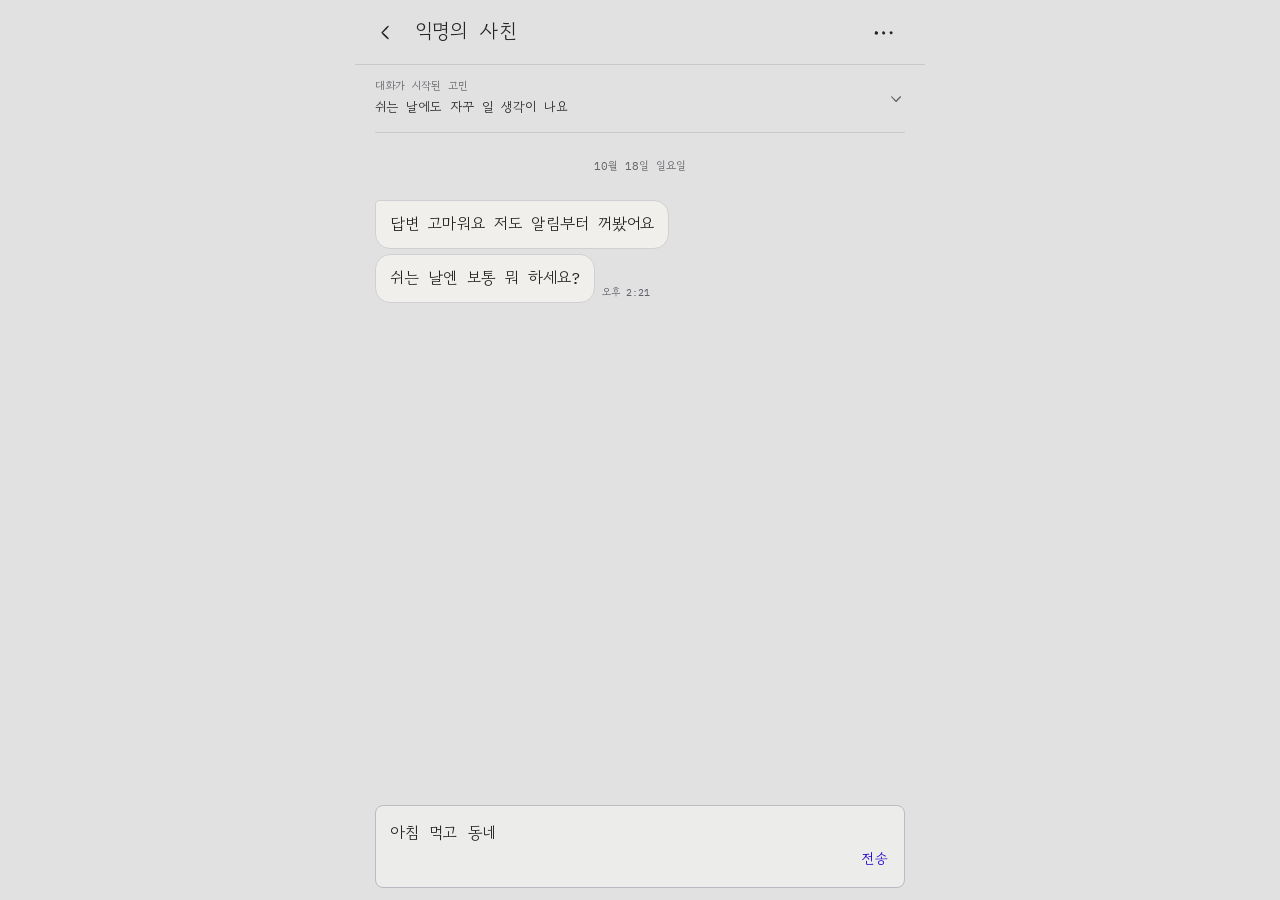
<file: about/demo-chat.html>
<!doctype html><html lang="ko"><head><meta charset="utf-8"><meta name="viewport" content="width=device-width,initial-scale=1"><meta name="robots" content="noindex"><title>사친사친 채팅 예시</title><link rel="stylesheet" href="./demo-ui.css?v=20261018-smooth-flow"></head><body class="demo-document" data-kind="chat"><div id="demo-scroll"><div id="app"><div class="product-app native-ui is-focused is-chat viewport-composer  "><header class="product-header"><div class="screen-heading"><a class="back" aria-label="뒤로" href="#/connections"><svg class="ui-pen" data-pen-icon="back" width="22" height="22" viewBox="0 0 24 24" aria-hidden="true"><path class="pen-ink" fill="currentColor" stroke="none" d="M14.51 4.5L14.15 4.81L13.79 5.12L13.44 5.42L13.09 5.73L12.75 6.03L12.43 6.33L12.13 6.65L11.83 6.96L11.54 7.27L11.25 7.58L10.96 7.89L10.68 8.2L10.41 8.52L10.14 8.83L9.89 9.14L9.63 9.44L9.38 9.73L9.13 10.01L8.88 10.28L8.62 10.53L8.36 10.78L8.09 11.01L7.82 11.23L7.29 11.99L7.71 12.79L7.97 13.12L8.24 13.46L8.51 13.79L8.79 14.11L9.07 14.43L9.36 14.74L9.65 15.04L9.95 15.33L10.24 15.62L10.53 15.91L10.82 16.19L11.11 16.48L11.41 16.76L11.71 17.05L12.01 17.34L12.31 17.63L12.61 17.92L12.91 18.2L13.23 18.47L13.54 18.73L13.85 18.99L14.15 19.26L14.46 19.54L14.74 19.72L15.08 19.76L15.4 19.65L15.64 19.41L15.76 19.09L15.72 18.75L15.54 18.46L15.27 18.15L14.99 17.84L14.71 17.52L14.42 17.22L14.14 16.91L13.85 16.62L13.55 16.34L13.26 16.06L12.97 15.77L12.68 15.48L12.39 15.19L12.1 14.89L11.8 14.6L11.5 14.31L11.19 14.03L10.89 13.75L10.58 13.48L10.28 13.21L9.99 12.94L9.69 12.67L9.41 12.4L9.12 12.12L8.84 11.82L8.74 12L8.74 12.32L9.02 12.07L9.3 11.82L9.59 11.56L9.87 11.3L10.16 11.03L10.45 10.76L10.74 10.48L11.02 10.21L11.31 9.93L11.61 9.66L11.9 9.38L12.2 9.1L12.5 8.81L12.81 8.52L13.12 8.21L13.42 7.9L13.73 7.58L14.03 7.25L14.31 6.89L14.59 6.54L14.88 6.19L15.18 5.85L15.49 5.5L15.66 5.24L15.69 4.93L15.6 4.64L15.38 4.41L15.09 4.31L14.78 4.34Z"/></svg></a><h1 tabindex="-1">익명의 사친</h1></div><div class="header-tools"><button type="button" class="icon-button" data-action="chat-menu" data-id="demo" aria-label="대화 메뉴" aria-haspopup="dialog"><svg class="ui-pen" data-pen-icon="more" width="22" height="22" viewBox="0 0 24 24" aria-hidden="true"><path class="pen-ink" fill="currentColor" stroke="none" d="M3.73 12.39L3.43 12.71L3.49 12.92L3.9 13.57L4.55 13.98L5.31 14.07L6.03 13.81L6.57 13.27L6.83 12.55L6.74 11.79L6.68 11.64L6.27 11.61L5.97 11.1L5.48 10.76L4.9 10.68L4.34 10.85L3.9 11.25L3.69 11.8Z"/><path class="pen-ink" fill="currentColor" stroke="none" d="M10.84 12.34L10.61 12.72L10.74 12.99L11.16 13.53L11.77 13.84L12.45 13.85L13.07 13.56L13.5 13.03L13.66 12.37L13.52 11.7L13.5 11.64L13.16 11.66L12.9 11.19L12.46 10.88L11.93 10.8L11.41 10.95L11.01 11.31L10.81 11.8Z"/><path class="pen-ink" fill="currentColor" stroke="none" d="M18.35 12.92L18.28 13.25L18.39 13.33L18.96 13.62L19.59 13.63L20.17 13.36L20.58 12.87L20.73 12.26L20.6 11.64L20.21 11.13L20.03 10.97L19.65 11.08L19.19 10.89L18.69 10.92L18.25 11.16L17.96 11.57L17.87 12.06L18.01 12.55Z"/></svg></button></div></header><main class="app-main"><div class="page chat"><button type="button" class="chat-context" data-action="chat-story" data-id="demo" aria-label="고민과 답변 다시 보기" aria-haspopup="dialog"><span><small>대화가 시작된 고민</small><span>쉬는 날에도 자꾸 일 생각이 나요</span></span><svg class="ui-pen" data-pen-icon="chevron" width="22" height="22" viewBox="0 0 24 24" aria-hidden="true"><path class="pen-ink" fill="currentColor" stroke="none" d="M5.56 9.46L5.84 9.75L6.12 10.04L6.4 10.33L6.68 10.62L6.95 10.91L7.23 11.19L7.51 11.48L7.79 11.76L8.07 12.06L8.34 12.36L8.62 12.66L8.89 12.96L9.15 13.27L9.41 13.57L9.67 13.87L9.92 14.18L10.17 14.49L10.42 14.8L10.67 15.11L10.96 15.45L11.97 16.09L13.02 15.54L13.35 15.22L13.65 14.92L13.94 14.6L14.22 14.29L14.49 13.97L14.75 13.66L15.01 13.36L15.27 13.07L15.54 12.78L15.81 12.5L16.09 12.22L16.38 11.95L16.67 11.67L16.97 11.4L17.26 11.12L17.53 10.82L17.79 10.51L18.04 10.19L18.29 9.88L18.54 9.56L18.73 9.27L18.77 8.93L18.66 8.6L18.42 8.35L18.1 8.23L17.76 8.26L17.46 8.44L17.13 8.69L16.8 8.94L16.48 9.19L16.16 9.45L15.86 9.72L15.58 10.01L15.31 10.3L15.03 10.6L14.74 10.9L14.46 11.21L14.18 11.51L13.9 11.82L13.62 12.13L13.35 12.44L13.08 12.73L12.81 13.03L12.55 13.31L12.28 13.58L12.01 13.85L11.76 14.09L12.03 14.17L12.32 14.12L12.07 13.87L11.79 13.57L11.5 13.28L11.2 12.99L10.9 12.7L10.59 12.43L10.29 12.15L9.98 11.88L9.69 11.61L9.39 11.33L9.1 11.05L8.82 10.77L8.54 10.48L8.26 10.18L7.97 9.89L7.66 9.61L7.36 9.34L7.05 9.07L6.74 8.8L6.44 8.54L6.19 8.4L5.91 8.37L5.65 8.47L5.45 8.68L5.37 8.95L5.41 9.23Z"/></svg></button><div class="chat-log-frame"><div class="chat-body" id="chat-messages" role="log" aria-live="polite" aria-relevant="additions text" aria-label="대화 내용" tabindex="0"><div class="chat-date"><time datetime="2026-10-18T14:20:00+09:00">10월 18일 일요일</time></div><div class="message-row incoming group-start " aria-label="익명의 사친의 메시지"><div class="msg theirs">답변 고마워요 저도 알림부터 꺼봤어요</div></div><div class="message-row incoming is-continuation group-end" aria-label="익명의 사친의 메시지"><div class="msg theirs">쉬는 날엔 보통 뭐 하세요?</div><time class="message-time" datetime="2026-10-18T14:21:00+09:00">오후 2:21</time></div><div class="message-row outgoing group-start group-end" aria-label="내 메시지"><div class="msg mine">아침 먹고 동네 한 바퀴 걸어요</div><time class="message-time" datetime="2026-10-18T14:22:00+09:00">오후 2:22</time></div><div class="message-row incoming group-start group-end" aria-label="익명의 사친의 메시지"><div class="msg theirs">저도 오늘은 잠깐 나가봐야겠어요</div><time class="message-time" datetime="2026-10-18T14:23:00+09:00">오후 2:23</time></div><div class="message-row outgoing group-start group-end" aria-label="내 메시지"><div class="msg mine">좋아요 저는 산책하다 커피도 한 잔 마셔요</div><time class="message-time" datetime="2026-10-18T14:24:00+09:00">오후 2:24</time></div><div class="message-row incoming group-start group-end" aria-label="익명의 사친의 메시지"><div class="msg theirs">저도 커피 좋아해요 주로 어떤 거 드세요?</div><time class="message-time" datetime="2026-10-18T14:25:00+09:00">오후 2:25</time></div></div><button type="button" class="chat-latest" data-action="latest-messages" id="chat-latest" hidden>새 메시지 · 아래로</button></div><form id="chat-form" class="chat-input" data-id="demo"><label class="sr-only" for="chat-message">메시지</label><textarea id="chat-message" name="body" rows="1" maxlength="1000" required placeholder="메시지 입력" enterkeyhint="enter"></textarea><button type="submit" class="send-btn" aria-label="메시지 보내기" disabled>전송</button></form></div></main></div></div></div><script src="./product-demo.mjs?v=20261018-smooth-flow" type="module"></script></body></html>
</file>
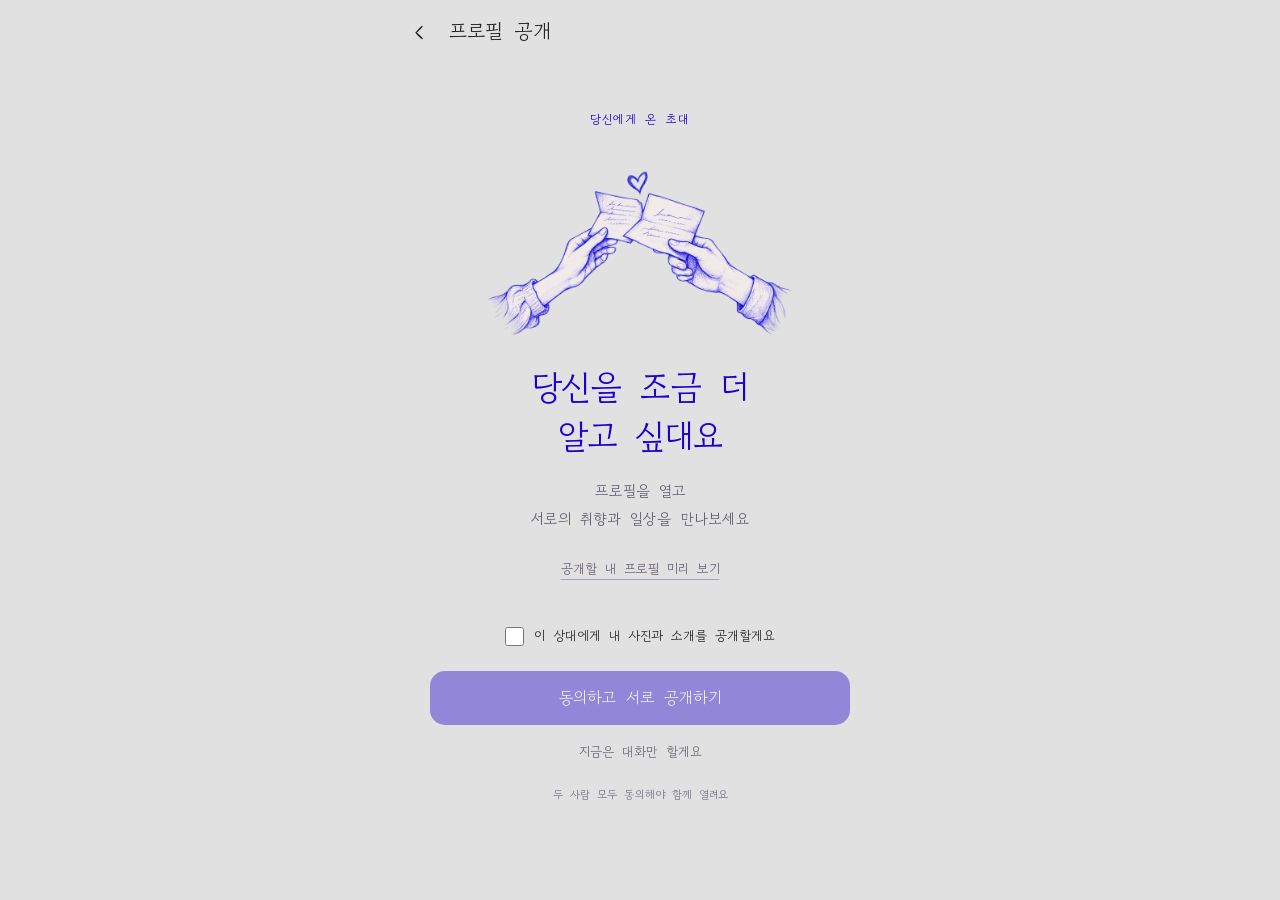
<file: about/demo-proposal.html>
<!doctype html><html lang="ko"><head><meta charset="utf-8"><meta name="viewport" content="width=device-width,initial-scale=1"><meta name="robots" content="noindex"><title>사친사친 프로필 공개 예시</title><link rel="stylesheet" href="./demo-ui.css?v=20261018-smooth-flow"></head><body class="demo-document" data-kind="proposal"><div id="demo-scroll"><div id="app"><div class="product-app native-ui is-focused is-chat viewport-composer  "><header class="product-header"><div class="screen-heading"><a class="back" aria-label="뒤로" href="#/connections"><svg class="ui-pen" data-pen-icon="back" width="22" height="22" viewBox="0 0 24 24" aria-hidden="true"><path class="pen-ink" fill="currentColor" stroke="none" d="M14.51 4.5L14.15 4.81L13.79 5.12L13.44 5.42L13.09 5.73L12.75 6.03L12.43 6.33L12.13 6.65L11.83 6.96L11.54 7.27L11.25 7.58L10.96 7.89L10.68 8.2L10.41 8.52L10.14 8.83L9.89 9.14L9.63 9.44L9.38 9.73L9.13 10.01L8.88 10.28L8.62 10.53L8.36 10.78L8.09 11.01L7.82 11.23L7.29 11.99L7.71 12.79L7.97 13.12L8.24 13.46L8.51 13.79L8.79 14.11L9.07 14.43L9.36 14.74L9.65 15.04L9.95 15.33L10.24 15.62L10.53 15.91L10.82 16.19L11.11 16.48L11.41 16.76L11.71 17.05L12.01 17.34L12.31 17.63L12.61 17.92L12.91 18.2L13.23 18.47L13.54 18.73L13.85 18.99L14.15 19.26L14.46 19.54L14.74 19.72L15.08 19.76L15.4 19.65L15.64 19.41L15.76 19.09L15.72 18.75L15.54 18.46L15.27 18.15L14.99 17.84L14.71 17.52L14.42 17.22L14.14 16.91L13.85 16.62L13.55 16.34L13.26 16.06L12.97 15.77L12.68 15.48L12.39 15.19L12.1 14.89L11.8 14.6L11.5 14.31L11.19 14.03L10.89 13.75L10.58 13.48L10.28 13.21L9.99 12.94L9.69 12.67L9.41 12.4L9.12 12.12L8.84 11.82L8.74 12L8.74 12.32L9.02 12.07L9.3 11.82L9.59 11.56L9.87 11.3L10.16 11.03L10.45 10.76L10.74 10.48L11.02 10.21L11.31 9.93L11.61 9.66L11.9 9.38L12.2 9.1L12.5 8.81L12.81 8.52L13.12 8.21L13.42 7.9L13.73 7.58L14.03 7.25L14.31 6.89L14.59 6.54L14.88 6.19L15.18 5.85L15.49 5.5L15.66 5.24L15.69 4.93L15.6 4.64L15.38 4.41L15.09 4.31L14.78 4.34Z"/></svg></a><h1 tabindex="-1">익명의 사친</h1></div><div class="header-tools"><button type="button" class="icon-button" data-action="chat-menu" data-id="demo" aria-label="대화 메뉴" aria-haspopup="dialog"><svg class="ui-pen" data-pen-icon="more" width="22" height="22" viewBox="0 0 24 24" aria-hidden="true"><path class="pen-ink" fill="currentColor" stroke="none" d="M3.73 12.39L3.43 12.71L3.49 12.92L3.9 13.57L4.55 13.98L5.31 14.07L6.03 13.81L6.57 13.27L6.83 12.55L6.74 11.79L6.68 11.64L6.27 11.61L5.97 11.1L5.48 10.76L4.9 10.68L4.34 10.85L3.9 11.25L3.69 11.8Z"/><path class="pen-ink" fill="currentColor" stroke="none" d="M10.84 12.34L10.61 12.72L10.74 12.99L11.16 13.53L11.77 13.84L12.45 13.85L13.07 13.56L13.5 13.03L13.66 12.37L13.52 11.7L13.5 11.64L13.16 11.66L12.9 11.19L12.46 10.88L11.93 10.8L11.41 10.95L11.01 11.31L10.81 11.8Z"/><path class="pen-ink" fill="currentColor" stroke="none" d="M18.35 12.92L18.28 13.25L18.39 13.33L18.96 13.62L19.59 13.63L20.17 13.36L20.58 12.87L20.73 12.26L20.6 11.64L20.21 11.13L20.03 10.97L19.65 11.08L19.19 10.89L18.69 10.92L18.25 11.16L17.96 11.57L17.87 12.06L18.01 12.55Z"/></svg></button></div></header><main class="app-main"><div class="page chat"><button type="button" class="chat-context" data-action="chat-story" data-id="demo" aria-label="고민과 답변 다시 보기" aria-haspopup="dialog"><span><small>대화가 시작된 고민</small><span>쉬는 날에도 자꾸 일 생각이 나요</span></span><svg class="ui-pen" data-pen-icon="chevron" width="22" height="22" viewBox="0 0 24 24" aria-hidden="true"><path class="pen-ink" fill="currentColor" stroke="none" d="M5.56 9.46L5.84 9.75L6.12 10.04L6.4 10.33L6.68 10.62L6.95 10.91L7.23 11.19L7.51 11.48L7.79 11.76L8.07 12.06L8.34 12.36L8.62 12.66L8.89 12.96L9.15 13.27L9.41 13.57L9.67 13.87L9.92 14.18L10.17 14.49L10.42 14.8L10.67 15.11L10.96 15.45L11.97 16.09L13.02 15.54L13.35 15.22L13.65 14.92L13.94 14.6L14.22 14.29L14.49 13.97L14.75 13.66L15.01 13.36L15.27 13.07L15.54 12.78L15.81 12.5L16.09 12.22L16.38 11.95L16.67 11.67L16.97 11.4L17.26 11.12L17.53 10.82L17.79 10.51L18.04 10.19L18.29 9.88L18.54 9.56L18.73 9.27L18.77 8.93L18.66 8.6L18.42 8.35L18.1 8.23L17.76 8.26L17.46 8.44L17.13 8.69L16.8 8.94L16.48 9.19L16.16 9.45L15.86 9.72L15.58 10.01L15.31 10.3L15.03 10.6L14.74 10.9L14.46 11.21L14.18 11.51L13.9 11.82L13.62 12.13L13.35 12.44L13.08 12.73L12.81 13.03L12.55 13.31L12.28 13.58L12.01 13.85L11.76 14.09L12.03 14.17L12.32 14.12L12.07 13.87L11.79 13.57L11.5 13.28L11.2 12.99L10.9 12.7L10.59 12.43L10.29 12.15L9.98 11.88L9.69 11.61L9.39 11.33L9.1 11.05L8.82 10.77L8.54 10.48L8.26 10.18L7.97 9.89L7.66 9.61L7.36 9.34L7.05 9.07L6.74 8.8L6.44 8.54L6.19 8.4L5.91 8.37L5.65 8.47L5.45 8.68L5.37 8.95L5.41 9.23Z"/></svg></button><div class="chat-log-frame"><div class="chat-body" id="chat-messages" role="log" aria-live="polite" aria-relevant="additions text" aria-label="대화 내용" tabindex="0"><a class="chat-reveal-note" href="#/connection?id=demo"><span>프로필 공개 제안이 왔어요</span><small>확인하기</small></a><div class="chat-date"><time datetime="2026-10-18T14:20:00+09:00">10월 18일 일요일</time></div><div class="message-row incoming group-start " aria-label="익명의 사친의 메시지"><div class="msg theirs">답변 고마워요 저도 알림부터 꺼봤어요</div></div><div class="message-row incoming is-continuation group-end" aria-label="익명의 사친의 메시지"><div class="msg theirs">쉬는 날엔 보통 뭐 하세요?</div><time class="message-time" datetime="2026-10-18T14:21:00+09:00">오후 2:21</time></div><div class="message-row outgoing group-start group-end" aria-label="내 메시지"><div class="msg mine">아침 먹고 동네 한 바퀴 걸어요</div><time class="message-time" datetime="2026-10-18T14:22:00+09:00">오후 2:22</time></div><div class="message-row incoming group-start group-end" aria-label="익명의 사친의 메시지"><div class="msg theirs">저도 오늘은 잠깐 나가봐야겠어요</div><time class="message-time" datetime="2026-10-18T14:23:00+09:00">오후 2:23</time></div><div class="message-row outgoing group-start group-end" aria-label="내 메시지"><div class="msg mine">좋아요 저는 산책하다 커피도 한 잔 마셔요</div><time class="message-time" datetime="2026-10-18T14:24:00+09:00">오후 2:24</time></div><div class="message-row incoming group-start group-end" aria-label="익명의 사친의 메시지"><div class="msg theirs">저도 커피 좋아해요 주로 어떤 거 드세요?</div><time class="message-time" datetime="2026-10-18T14:25:00+09:00">오후 2:25</time></div></div><button type="button" class="chat-latest" data-action="latest-messages" id="chat-latest" hidden>새 메시지 · 아래로</button></div><form id="chat-form" class="chat-input" data-id="demo"><label class="sr-only" for="chat-message">메시지</label><textarea id="chat-message" name="body" rows="1" maxlength="1000" required placeholder="메시지 입력" enterkeyhint="enter"></textarea><button type="submit" class="send-btn" aria-label="메시지 보내기" disabled>전송</button></form></div></main></div></div></div><template id="proposal-state"><div class="product-app native-ui is-focused is-chat viewport-composer  "><header class="product-header"><div class="screen-heading"><a class="back" aria-label="뒤로" href="#/connections"><svg class="ui-pen" data-pen-icon="back" width="22" height="22" viewBox="0 0 24 24" aria-hidden="true"><path class="pen-ink" fill="currentColor" stroke="none" d="M14.51 4.5L14.15 4.81L13.79 5.12L13.44 5.42L13.09 5.73L12.75 6.03L12.43 6.33L12.13 6.65L11.83 6.96L11.54 7.27L11.25 7.58L10.96 7.89L10.68 8.2L10.41 8.52L10.14 8.83L9.89 9.14L9.63 9.44L9.38 9.73L9.13 10.01L8.88 10.28L8.62 10.53L8.36 10.78L8.09 11.01L7.82 11.23L7.29 11.99L7.71 12.79L7.97 13.12L8.24 13.46L8.51 13.79L8.79 14.11L9.07 14.43L9.36 14.74L9.65 15.04L9.95 15.33L10.24 15.62L10.53 15.91L10.82 16.19L11.11 16.48L11.41 16.76L11.71 17.05L12.01 17.34L12.31 17.63L12.61 17.92L12.91 18.2L13.23 18.47L13.54 18.73L13.85 18.99L14.15 19.26L14.46 19.54L14.74 19.72L15.08 19.76L15.4 19.65L15.64 19.41L15.76 19.09L15.72 18.75L15.54 18.46L15.27 18.15L14.99 17.84L14.71 17.52L14.42 17.22L14.14 16.91L13.85 16.62L13.55 16.34L13.26 16.06L12.97 15.77L12.68 15.48L12.39 15.19L12.1 14.89L11.8 14.6L11.5 14.31L11.19 14.03L10.89 13.75L10.58 13.48L10.28 13.21L9.99 12.94L9.69 12.67L9.41 12.4L9.12 12.12L8.84 11.82L8.74 12L8.74 12.32L9.02 12.07L9.3 11.82L9.59 11.56L9.87 11.3L10.16 11.03L10.45 10.76L10.74 10.48L11.02 10.21L11.31 9.93L11.61 9.66L11.9 9.38L12.2 9.1L12.5 8.81L12.81 8.52L13.12 8.21L13.42 7.9L13.73 7.58L14.03 7.25L14.31 6.89L14.59 6.54L14.88 6.19L15.18 5.85L15.49 5.5L15.66 5.24L15.69 4.93L15.6 4.64L15.38 4.41L15.09 4.31L14.78 4.34Z"/></svg></a><h1 tabindex="-1">익명의 사친</h1></div><div class="header-tools"><button type="button" class="icon-button" data-action="chat-menu" data-id="demo" aria-label="대화 메뉴" aria-haspopup="dialog"><svg class="ui-pen" data-pen-icon="more" width="22" height="22" viewBox="0 0 24 24" aria-hidden="true"><path class="pen-ink" fill="currentColor" stroke="none" d="M3.73 12.39L3.43 12.71L3.49 12.92L3.9 13.57L4.55 13.98L5.31 14.07L6.03 13.81L6.57 13.27L6.83 12.55L6.74 11.79L6.68 11.64L6.27 11.61L5.97 11.1L5.48 10.76L4.9 10.68L4.34 10.85L3.9 11.25L3.69 11.8Z"/><path class="pen-ink" fill="currentColor" stroke="none" d="M10.84 12.34L10.61 12.72L10.74 12.99L11.16 13.53L11.77 13.84L12.45 13.85L13.07 13.56L13.5 13.03L13.66 12.37L13.52 11.7L13.5 11.64L13.16 11.66L12.9 11.19L12.46 10.88L11.93 10.8L11.41 10.95L11.01 11.31L10.81 11.8Z"/><path class="pen-ink" fill="currentColor" stroke="none" d="M18.35 12.92L18.28 13.25L18.39 13.33L18.96 13.62L19.59 13.63L20.17 13.36L20.58 12.87L20.73 12.26L20.6 11.64L20.21 11.13L20.03 10.97L19.65 11.08L19.19 10.89L18.69 10.92L18.25 11.16L17.96 11.57L17.87 12.06L18.01 12.55Z"/></svg></button></div></header><main class="app-main"><div class="page chat"><button type="button" class="chat-context" data-action="chat-story" data-id="demo" aria-label="고민과 답변 다시 보기" aria-haspopup="dialog"><span><small>대화가 시작된 고민</small><span>쉬는 날에도 자꾸 일 생각이 나요</span></span><svg class="ui-pen" data-pen-icon="chevron" width="22" height="22" viewBox="0 0 24 24" aria-hidden="true"><path class="pen-ink" fill="currentColor" stroke="none" d="M5.56 9.46L5.84 9.75L6.12 10.04L6.4 10.33L6.68 10.62L6.95 10.91L7.23 11.19L7.51 11.48L7.79 11.76L8.07 12.06L8.34 12.36L8.62 12.66L8.89 12.96L9.15 13.27L9.41 13.57L9.67 13.87L9.92 14.18L10.17 14.49L10.42 14.8L10.67 15.11L10.96 15.45L11.97 16.09L13.02 15.54L13.35 15.22L13.65 14.92L13.94 14.6L14.22 14.29L14.49 13.97L14.75 13.66L15.01 13.36L15.27 13.07L15.54 12.78L15.81 12.5L16.09 12.22L16.38 11.95L16.67 11.67L16.97 11.4L17.26 11.12L17.53 10.82L17.79 10.51L18.04 10.19L18.29 9.88L18.54 9.56L18.73 9.27L18.77 8.93L18.66 8.6L18.42 8.35L18.1 8.23L17.76 8.26L17.46 8.44L17.13 8.69L16.8 8.94L16.48 9.19L16.16 9.45L15.86 9.72L15.58 10.01L15.31 10.3L15.03 10.6L14.74 10.9L14.46 11.21L14.18 11.51L13.9 11.82L13.62 12.13L13.35 12.44L13.08 12.73L12.81 13.03L12.55 13.31L12.28 13.58L12.01 13.85L11.76 14.09L12.03 14.17L12.32 14.12L12.07 13.87L11.79 13.57L11.5 13.28L11.2 12.99L10.9 12.7L10.59 12.43L10.29 12.15L9.98 11.88L9.69 11.61L9.39 11.33L9.1 11.05L8.82 10.77L8.54 10.48L8.26 10.18L7.97 9.89L7.66 9.61L7.36 9.34L7.05 9.07L6.74 8.8L6.44 8.54L6.19 8.4L5.91 8.37L5.65 8.47L5.45 8.68L5.37 8.95L5.41 9.23Z"/></svg></button><div class="chat-log-frame"><div class="chat-body" id="chat-messages" role="log" aria-live="polite" aria-relevant="additions text" aria-label="대화 내용" tabindex="0"><a class="chat-reveal-note" href="#/connection?id=demo"><span>프로필 공개 제안이 왔어요</span><small>확인하기</small></a><div class="chat-date"><time datetime="2026-10-18T14:20:00+09:00">10월 18일 일요일</time></div><div class="message-row incoming group-start " aria-label="익명의 사친의 메시지"><div class="msg theirs">답변 고마워요 저도 알림부터 꺼봤어요</div></div><div class="message-row incoming is-continuation group-end" aria-label="익명의 사친의 메시지"><div class="msg theirs">쉬는 날엔 보통 뭐 하세요?</div><time class="message-time" datetime="2026-10-18T14:21:00+09:00">오후 2:21</time></div><div class="message-row outgoing group-start group-end" aria-label="내 메시지"><div class="msg mine">아침 먹고 동네 한 바퀴 걸어요</div><time class="message-time" datetime="2026-10-18T14:22:00+09:00">오후 2:22</time></div><div class="message-row incoming group-start group-end" aria-label="익명의 사친의 메시지"><div class="msg theirs">저도 오늘은 잠깐 나가봐야겠어요</div><time class="message-time" datetime="2026-10-18T14:23:00+09:00">오후 2:23</time></div><div class="message-row outgoing group-start group-end" aria-label="내 메시지"><div class="msg mine">좋아요 저는 산책하다 커피도 한 잔 마셔요</div><time class="message-time" datetime="2026-10-18T14:24:00+09:00">오후 2:24</time></div><div class="message-row incoming group-start group-end" aria-label="익명의 사친의 메시지"><div class="msg theirs">저도 커피 좋아해요 주로 어떤 거 드세요?</div><time class="message-time" datetime="2026-10-18T14:25:00+09:00">오후 2:25</time></div></div><button type="button" class="chat-latest" data-action="latest-messages" id="chat-latest" hidden>새 메시지 · 아래로</button></div><form id="chat-form" class="chat-input" data-id="demo"><label class="sr-only" for="chat-message">메시지</label><textarea id="chat-message" name="body" rows="1" maxlength="1000" required placeholder="메시지 입력" enterkeyhint="enter"></textarea><button type="submit" class="send-btn" aria-label="메시지 보내기" disabled>전송</button></form></div></main></div></template><template id="invitation-state"><div class="product-app native-ui is-focused   connection-profile-page stationery-page is-profile-private"><header class="product-header"><div class="screen-heading"><a class="back" aria-label="뒤로" href="#/chat?id=demo"><svg class="ui-pen" data-pen-icon="back" width="22" height="22" viewBox="0 0 24 24" aria-hidden="true"><path class="pen-ink" fill="currentColor" stroke="none" d="M14.51 4.5L14.15 4.81L13.79 5.12L13.44 5.42L13.09 5.73L12.75 6.03L12.43 6.33L12.13 6.65L11.83 6.96L11.54 7.27L11.25 7.58L10.96 7.89L10.68 8.2L10.41 8.52L10.14 8.83L9.89 9.14L9.63 9.44L9.38 9.73L9.13 10.01L8.88 10.28L8.62 10.53L8.36 10.78L8.09 11.01L7.82 11.23L7.29 11.99L7.71 12.79L7.97 13.12L8.24 13.46L8.51 13.79L8.79 14.11L9.07 14.43L9.36 14.74L9.65 15.04L9.95 15.33L10.24 15.62L10.53 15.91L10.82 16.19L11.11 16.48L11.41 16.76L11.71 17.05L12.01 17.34L12.31 17.63L12.61 17.92L12.91 18.2L13.23 18.47L13.54 18.73L13.85 18.99L14.15 19.26L14.46 19.54L14.74 19.72L15.08 19.76L15.4 19.65L15.64 19.41L15.76 19.09L15.72 18.75L15.54 18.46L15.27 18.15L14.99 17.84L14.71 17.52L14.42 17.22L14.14 16.91L13.85 16.62L13.55 16.34L13.26 16.06L12.97 15.77L12.68 15.48L12.39 15.19L12.1 14.89L11.8 14.6L11.5 14.31L11.19 14.03L10.89 13.75L10.58 13.48L10.28 13.21L9.99 12.94L9.69 12.67L9.41 12.4L9.12 12.12L8.84 11.82L8.74 12L8.74 12.32L9.02 12.07L9.3 11.82L9.59 11.56L9.87 11.3L10.16 11.03L10.45 10.76L10.74 10.48L11.02 10.21L11.31 9.93L11.61 9.66L11.9 9.38L12.2 9.1L12.5 8.81L12.81 8.52L13.12 8.21L13.42 7.9L13.73 7.58L14.03 7.25L14.31 6.89L14.59 6.54L14.88 6.19L15.18 5.85L15.49 5.5L15.66 5.24L15.69 4.93L15.6 4.64L15.38 4.41L15.09 4.31L14.78 4.34Z"/></svg></a><h1 tabindex="-1">프로필 공개</h1></div><div class="header-tools"></div></header><main class="app-main"><div class="page "><section class="reveal-panel reveal-letter profile-consent" data-reveal-stage="invited" aria-labelledby="reveal-title"><p class="invitation-eyebrow">당신에게 온 초대</p><div class="reveal-invitation-art" aria-hidden="true"><img src="./assets/invitation-letters.png" width="1536" height="1024" alt=""></div><h2 id="reveal-title">당신을 조금 더<br>알고 싶대요</h2><p class="reveal-description">프로필을 열고<br>서로의 취향과 일상을 만나보세요</p><a class="sharing-profile-link" href="#/profile?connection=demo"><span>공개할 내 프로필 미리 보기</span></a><div class="reveal-letter-actions"><label class="checkbox-row reveal-agreement"><input id="reveal-consent" type="checkbox"><span>이 상대에게 내 사진과 소개를 공개할게요</span></label><button type="button" class="btn btn-primary btn-block" data-action="request-reveal" data-id="demo" disabled>동의하고 서로 공개하기</button><button type="button" class="quiet-link" data-action="decline-reveal" data-id="demo">지금은 대화만 할게요</button></div><p class="invitation-scope">두 사람 모두 동의해야 함께 열려요</p></section></div></main></div></template><script src="./product-demo.mjs?v=20261018-smooth-flow" type="module"></script></body></html>
</file>
<file: about/landing.css>
@font-face{font-family:'Gowun Dodum';font-style:normal;font-weight:400;font-display:swap;src:url('./assets/gowun-dodum.woff2') format('woff2')}
@font-face{font-family:'IBM Plex Mono';font-style:normal;font-weight:400;font-display:swap;src:url('./assets/ibm-plex-mono.woff2') format('woff2')}
:root{--paper:#e1e1e1;--sheet:#ececea;--blue:#1d00ce;--lavender:#c6c0e4;--ink:#242424;--muted:#5d5b65;--line:#bebcc5;--header-height:88px;color-scheme:light;scroll-behavior:smooth;scroll-padding-top:calc(var(--header-height) + 24px)}
*{box-sizing:border-box}body{margin:0;background:var(--paper);color:var(--ink);font-family:'Gowun Dodum',sans-serif;font-size:1.0625rem;line-height:1.8;-webkit-font-smoothing:antialiased}h1,h2,h3,p,figure,ol,dl,dd{margin:0}h1,h2,h3,strong{font-weight:400}h1,h2,h3,p,dt,dd,summary{word-break:keep-all;overflow-wrap:anywhere}h1,h2,h3{text-wrap:pretty}a{color:inherit;text-decoration:none}button,input{font:inherit;color:inherit}button{cursor:pointer}a,button{touch-action:manipulation;-webkit-tap-highlight-color:transparent}button{border:0;background:none}img{display:block;max-width:100%;height:auto}svg{display:block;flex-shrink:0}::selection{background:var(--lavender);color:var(--blue)}:focus-visible{outline:2px solid var(--blue);outline-offset:5px}[hidden]{display:none!important}.wrap{width:calc(100% - 112px);max-width:1168px;margin-inline:auto}.eyebrow{font-family:'IBM Plex Mono',monospace;color:var(--blue);font-size:0.8125rem;letter-spacing:.03em;line-height:1.6;margin-bottom:25px}.skip-link{position:fixed;z-index:20;top:10px;left:12px;background:var(--blue);color:#fff;padding:10px 18px;transform:translateY(-200%)}.skip-link:focus{transform:none}.mobile-br{display:none}
.site-header{position:sticky;top:0;z-index:10;background:var(--paper);border-bottom:1px solid #c8c6ce}.header-inner{min-height:var(--header-height);display:flex;align-items:center;gap:32px}.brand{display:flex;align-items:center;min-height:44px;flex-shrink:0}.brand img{width:196px;height:auto}.desktop-nav{display:flex;gap:29px;margin-left:auto;font-size:0.875rem}.desktop-nav a{display:flex;align-items:center;min-height:44px}.desktop-nav a:hover,.text-link:hover{text-decoration:underline;text-underline-offset:6px}.header-start{display:flex;align-items:center;justify-content:center;gap:16px;min-height:44px;min-width:120px;padding:7px 20px;background:var(--blue);color:#fff;border-radius:5px;font-size:0.875rem}.header-start:hover,.primary:hover{background:#2910b7}
.hero{padding-top:75px;display:grid;grid-template-columns:1.04fr 1fr;column-gap:15px;align-items:center}.hero-copy{position:relative;z-index:1}.hero h1{font-size:clamp(2.75rem,4.5vw,4.125rem);line-height:1.3;letter-spacing:-2.8px;color:var(--blue)}.underlined{position:relative;display:inline-block}.underlined svg{position:absolute;left:-2px;bottom:-8px;width:100%;height:13px;fill:none;stroke:currentColor;stroke-width:1.6;stroke-linecap:round}.hero-description{font-size:1.125rem;line-height:1.9;margin-top:32px;color:#4a4853}.hero-actions{display:flex;align-items:center;gap:24px;margin-top:31px}.button{display:inline-flex;align-items:center;justify-content:center;min-height:56px;padding:12px 26px;border:1px solid transparent;border-radius:5px;font-size:1.0625rem;line-height:1.5;text-align:center}.primary{background:var(--blue);color:#fff}.text-link{display:inline-flex;align-items:center;gap:12px;min-height:44px;color:var(--blue);font-size:0.9375rem;line-height:1.6}.quiet-note{font-size:0.75rem;line-height:1.8;color:var(--muted);margin-top:15px}.hero-art{position:relative;min-width:0;align-self:center;margin:12px -30px 0 -35px}.listening-scene{position:relative;aspect-ratio:3/2;color:var(--blue);width:100%;margin:0 auto}.artboard{position:absolute;inset:0;transform:translate(10.6%,-3.1%)}.artboard img{width:100%;height:100%;object-fit:contain}.ear-flow{position:absolute;inset:0;width:100%;height:100%;overflow:visible}.incoming-window{stroke-dasharray:60.406 200;stroke-dashoffset:0}.heart-window{stroke-dasharray:51.396 200;stroke-dashoffset:-48.604}.is-playing .incoming-window{animation:unravel-to-ear 1.25s linear .1s both}.is-playing .heart-window{animation:heart-from-ear .75s ease-in-out 1.35s both}.is-complete .incoming-window{stroke-dasharray:0 200}.hero-art figcaption{display:flex;justify-content:center;align-items:center;gap:18px;flex-wrap:wrap;font-size:0.8125rem;color:var(--blue);padding:5px 35px 0}.replay{padding:6px 0;min-height:44px;font-size:0.6875rem;color:var(--muted);text-decoration:underline;text-underline-offset:4px}.hero-foot{grid-column:1/-1;display:flex;justify-content:space-between;align-items:center;gap:24px;border-top:1px solid var(--line);margin-top:65px;padding:23px 0 26px;color:var(--muted);font-size:0.75rem}.hero-foot p{display:flex;align-items:center;gap:17px}.hero-foot a{min-height:44px;display:flex;align-items:center;gap:20px}.hero-foot a:hover{color:var(--blue)}
.section-heading{display:flex;align-items:flex-end;justify-content:space-between;gap:40px}.section-heading h2,.pace-intro h2,.faq-section h2{font-size:clamp(2rem,3vw,2.6875rem);line-height:1.45;letter-spacing:-1.6px}.section-intro{font-size:1rem;color:var(--muted);line-height:1.9;padding-bottom:5px}.stories-section{padding:88px 0 65px;background:#d4cfe7;border-block:1px solid #bfbbcf}.story-toolbar{display:flex;align-items:center;justify-content:space-between;gap:16px;margin-top:42px;margin-bottom:30px}.story-tabs{display:flex;gap:8px}.story-tabs button{padding:8px 18px;min-height:44px;border:1px solid #b6b1cb;border-radius:30px;font-size:0.875rem}.story-tabs button[aria-selected=true]{color:var(--sheet);background:var(--blue);border-color:var(--blue)}.story-tabs button:hover{border-color:var(--blue)}.sample-label{color:var(--muted);font-size:0.6875rem}.letter-pair{display:grid;grid-template-columns:1fr 1fr;gap:35px;padding:7px 16px 18px}.concern-letter,.reply-letter{border:1px solid #bcb8ca;border-radius:5px;padding:30px 34px;background:var(--sheet);min-width:0}.concern-letter{transform:rotate(-2deg);box-shadow:6px 7px 0 #c6c0da}.reply-letter{transform:rotate(2deg);margin-top:70px;background:#e8e3f1;border-color:#bcb4d5;box-shadow:5px 6px 0 #c6c0da}.letter-meta{display:flex;justify-content:space-between;align-items:center;gap:12px;font-size:0.8125rem;color:var(--blue);border-bottom:1px solid #cbc7d4;padding-bottom:14px}.letter-meta [lang]{font-family:'IBM Plex Mono';font-size:0.625rem;color:var(--muted)}.concern-letter h3{font-size:1.75rem;color:var(--blue);line-height:1.6;letter-spacing:-.8px;margin-top:23px}.concern-letter>p{font-size:1.0625rem;color:#55515d;line-height:1.95;margin-top:20px}.letter-signature{display:flex;justify-content:space-between;align-items:flex-end;border-top:1px solid #cfccd5;margin-top:28px;padding-top:15px;font-size:0.6875rem;color:var(--muted)}.letter-signature svg{width:33px;height:37px;color:var(--blue)}.letter-meta svg{width:30px;height:34px}.reply-letter>p{font-size:1.4375rem;line-height:1.9;letter-spacing:-.5px;margin-top:22px;color:var(--blue)}.reply-signoff{display:flex;flex-direction:column;align-items:flex-end;gap:8px;margin-top:28px;color:var(--muted);font-size:0.75rem}.reply-signoff [lang]{font:0.625rem/1.7 'IBM Plex Mono'}.story-after{margin-top:48px;display:flex;align-items:center;justify-content:space-between;gap:24px;font-size:1rem}.story-after>p{color:#4a435e}
.how-section{padding-top:100px;padding-bottom:100px}.journey{list-style:none;padding:0;display:grid;grid-template-columns:repeat(3,minmax(0,1fr));gap:38px;margin-top:53px}.step-top{display:flex;align-items:center;gap:15px;border-top:1px solid var(--line);padding-top:16px}.step-number{font:1.0625rem 'IBM Plex Mono';color:var(--blue)}.step-label{font-size:0.75rem;color:var(--muted)}.step-visual{height:220px;display:flex;align-items:center;justify-content:center;position:relative;margin:15px 0 19px;color:var(--blue)}.mini-letter{width:210px;transform:rotate(-6deg);background:var(--sheet);border:1px solid #bbb7c8;border-radius:3px;padding:19px 22px}.mini-letter>span{font:0.625rem 'IBM Plex Mono'}.mini-letter>p{font-size:1.375rem;line-height:1.7;margin:11px 0}.mini-letter svg{position:absolute;right:12px;bottom:12px;width:38px;height:48px}.visual-chat{flex-direction:column;align-items:flex-start;padding:0 8px;gap:18px}.small-bubble{display:block;border:1px solid #b9b3cf;background:#d0cae7;border-radius:17px 17px 17px 3px;padding:12px 19px;font-size:1rem}.reply-bubble{background:var(--sheet);border-radius:17px 17px 3px 17px;align-self:flex-end}.visual-chat>svg{position:absolute;bottom:3px;left:26px;width:32px;height:37px;transform:rotate(-12deg)}.visual-people{gap:15px}.profile-sketch{width:96px;display:flex;flex-direction:column;align-items:center;gap:2px}.profile-sketch svg{width:90px;height:107px}.profile-sketch span{font-size:0.75rem}.visual-people>.pen-doodle{width:36px;height:42px;align-self:flex-start;margin-top:40px;transform:rotate(12deg)}.journey h3{font-size:1.375rem;letter-spacing:-.5px;line-height:1.6;margin-bottom:13px}.journey li>p{font-size:0.9375rem;color:var(--muted);line-height:1.9}.journey li>.text-link{margin-top:18px;font-size:0.8125rem}
.pace-section{border-block:1px solid var(--line);background:var(--sheet);padding:82px 0}.pace-grid{display:grid;grid-template-columns:1fr 1fr;gap:80px}.pace-intro>p:not(.eyebrow){font-size:1rem;line-height:1.9;color:var(--muted);margin-top:24px}.pace-drawing{color:var(--blue);margin:18px 0 0 35px;transform:rotate(-12deg);width:120px}.pace-drawing svg{width:120px;height:135px}.privacy-notes>div{border-bottom:1px solid var(--line);padding:25px 0}.privacy-notes>div:first-child{padding-top:0}.privacy-notes>div:last-child{border-bottom:0;padding-bottom:0}.privacy-notes dt{font-size:1.375rem;color:var(--blue);margin-bottom:9px}.privacy-notes dd{font-size:1rem;line-height:1.9;color:#55515d}.faq-section{padding-top:95px;padding-bottom:100px;display:grid;grid-template-columns:.85fr 1.25fr;gap:75px}.faq-list{border-top:1px solid var(--line)}details{border-bottom:1px solid var(--line)}summary{display:flex;align-items:center;justify-content:space-between;gap:25px;cursor:pointer;list-style:none;font-size:1.0625rem;line-height:1.7;padding:23px 0;min-height:70px}summary::-webkit-details-marker{display:none}.faq-toggle{width:15px;height:15px;position:relative;flex-shrink:0;color:var(--blue)}.faq-toggle:before,.faq-toggle:after{content:'';position:absolute;background:currentColor;left:0;top:7px;width:15px;height:1.5px}.faq-toggle:after{transform:rotate(90deg)}details[open] .faq-toggle:after{transform:rotate(0)}details[open] summary{color:var(--blue)}details>p{font-size:0.9375rem;line-height:2;color:var(--muted);padding:0 32px 25px 0}
.start-section{background:var(--blue);color:var(--sheet);padding:76px 0 72px;text-align:center}.start-inner{position:relative}.closing-quote{filter:brightness(0) invert(.93);width:63px;height:auto;margin:0 auto 25px}.start-section .eyebrow{color:#d8d0ff;font-size:0.75rem;margin-bottom:22px}.start-section h2{font-size:clamp(2.1875rem,3.5vw,3.0625rem);line-height:1.45;letter-spacing:-1.8px}.start-section p:not(.eyebrow){color:#dfdaf3;font-size:1.0625rem;line-height:1.9;margin-top:22px}.start-actions{display:flex;justify-content:center;gap:13px;margin-top:30px}.start-actions .button{min-width:200px}.light{background:var(--sheet);color:var(--blue)}.light:hover{background:#fff}.outline{border-color:#b1a6f1}.outline:hover{background:#ffffff14}.preview-note{display:block;margin-top:19px;font-size:0.75rem;color:#d8d0ff}.start-section :focus-visible{outline-color:white}.site-footer{padding-top:45px;padding-bottom:max(30px,env(safe-area-inset-bottom))}.footer-main{display:flex;align-items:center;gap:28px;flex-wrap:wrap}.footer-main .brand img{width:175px}.footer-main>p{font-size:0.8125rem;color:var(--muted)}.share-link{font-size:0.8125rem;color:var(--blue);min-height:44px;margin-left:auto;padding:8px 0}.share-link span{margin-left:10px}.share-link:hover{text-decoration:underline;text-underline-offset:5px}.share-status{font-size:0.75rem;color:var(--blue);text-align:right;min-height:1.8em;margin-top:7px}.footer-bottom{border-top:1px solid var(--line);padding-top:22px;margin-top:19px;display:flex;align-items:center;justify-content:space-between;gap:20px;font-size:0.6875rem;color:var(--muted)}.footer-bottom nav{display:flex;align-items:center;gap:18px;flex-wrap:wrap}.footer-bottom a{display:inline-flex;align-items:center;min-height:44px}.footer-bottom a:hover{color:var(--blue)}.share-fallback{margin-top:10px;display:flex;align-items:center;gap:12px;font-size:0.75rem}.share-fallback input{width:100%;min-width:0;min-height:44px;background:var(--sheet);border:1px solid var(--line);padding:8px;border-radius:3px}.share-fallback label{flex-shrink:0}
@keyframes unravel-to-ear{0%{stroke-dasharray:0 200;stroke-dashoffset:0}18%,34%{stroke-dasharray:60.406 200;stroke-dashoffset:0}65%{stroke-dasharray:48 200;stroke-dashoffset:-38}85%{stroke-dasharray:25 200;stroke-dashoffset:-75}100%{stroke-dasharray:0 200;stroke-dashoffset:-100}}
@keyframes heart-from-ear{0%{stroke-dasharray:0 200;stroke-dashoffset:0}65%{stroke-dasharray:100 200;stroke-dashoffset:0}100%{stroke-dasharray:51.396 200;stroke-dashoffset:-48.604}}
@media(min-width:1600px){.hero{padding-top:100px}.hero-foot{margin-top:95px}}
@media(max-width:1100px){.wrap{width:calc(100% - 72px)}.desktop-nav{gap:20px}.header-inner{gap:25px}.hero h1{font-size:3.3125rem}.hero-description{font-size:1rem}.hero-actions{gap:18px}.hero-actions .button{padding:12px 19px;font-size:1rem}.hero-actions .text-link{font-size:0.8125rem;gap:7px}.hero-art{margin-right:-10px}.letter-pair{gap:24px}.concern-letter,.reply-letter{padding:25px}.concern-letter h3{font-size:1.5rem}.reply-letter>p{font-size:1.25rem}.journey{gap:25px}.journey h3{font-size:1.25rem}.small-bubble{font-size:0.875rem;padding:10px 14px}.pace-grid{gap:55px}.faq-section{gap:50px}}
@media(max-width:800px){:root{--header-height:72px}.wrap{width:calc(100% - 48px)}.brand img{width:168px}.desktop-nav{display:none}.header-start{margin-left:auto;min-width:104px}.hero{padding-top:48px;grid-template-columns:1fr 1fr;gap:10px}.hero h1{font-size:2.8125rem;letter-spacing:-1.7px}.hero-actions{align-items:flex-start;flex-direction:column;gap:9px}.hero-description{font-size:0.9375rem}.hero-art{margin-left:-20px}.quiet-note{font-size:0.6875rem}.hero-foot{margin-top:42px;font-size:0.6875rem}.hero-foot p{gap:10px}.hero-foot>a{display:none}.section-heading{gap:25px}.section-intro{font-size:0.875rem}.section-heading h2,.pace-intro h2,.faq-section h2{font-size:2rem}.stories-section{padding-top:64px}.letter-pair{gap:22px;padding-inline:7px}.letter-meta [lang]{display:none}.concern-letter,.reply-letter{padding:23px}.concern-letter h3{font-size:1.375rem}.concern-letter>p{font-size:0.9375rem}.reply-letter>p{font-size:1.125rem}.story-after{font-size:0.875rem;gap:20px}.story-after .text-link{font-size:0.8125rem}.how-section{padding-block:72px}.journey{gap:20px}.step-label{font-size:0.6875rem}.step-visual{height:185px}.mini-letter{width:168px;padding:18px}.mini-letter>p{font-size:1.125rem}.small-bubble{font-size:0.75rem;padding:9px 10px}.visual-chat{padding:0;gap:16px}.visual-people{gap:4px}.profile-sketch{width:65px}.profile-sketch svg{width:60px;height:88px}.visual-people>.pen-doodle{width:26px;height:31px}.journey h3{font-size:1.1875rem}.journey li>p{font-size:0.875rem}.pace-grid{gap:35px;grid-template-columns:1fr 1fr}.privacy-notes dt{font-size:1.25rem}.privacy-notes dd{font-size:0.9375rem}.faq-section{grid-template-columns:.7fr 1.3fr;gap:35px;padding-block:72px}.footer-main{gap:15px}.footer-bottom{flex-wrap:wrap;gap:3px 20px}.footer-bottom nav{order:3;width:100%}}
@media(max-width:600px){:root{--header-height:68px}.wrap{width:calc(100% - 40px)}.header-inner{gap:16px}.brand img{width:157px}.header-start{min-width:auto;gap:10px;padding:7px 14px;font-size:0.8125rem}.hero{display:flex;flex-direction:column;align-items:stretch;padding-top:35px;gap:0}.hero .eyebrow{margin-bottom:18px;font-size:0.75rem}.hero h1{font-size:clamp(2.375rem,10.4vw,3.3125rem);line-height:1.3;letter-spacing:-1.9px}.hero h1 br:nth-of-type(2){display:none}.hero-description{font-size:1rem;line-height:1.85;margin-top:25px;max-width:360px}.hero-actions{flex-direction:row;align-items:center;gap:20px;margin-top:25px;flex-wrap:wrap}.hero-actions .button{font-size:0.9375rem;min-height:52px;padding:12px 20px}.hero-actions .text-link{font-size:0.8125rem;gap:8px}.quiet-note{font-size:0.6875rem;line-height:1.8;margin-top:13px;max-width:350px}.hero-art{margin:9px 0 0;max-width:460px;width:100%;align-self:center}.hero-art .listening-scene{width:100%;margin-top:-9px}.hero-art figcaption{font-size:0.6875rem;gap:17px;padding:0 0 8px;margin-top:-14px}.replay{font-size:0.625rem;min-height:36px}.hero-foot{margin-top:12px;padding:18px 0 22px;font-size:0.625rem}.hero-foot p{gap:9px;flex-wrap:wrap;justify-content:center;width:100%}.section-heading{display:block}.section-heading h2,.pace-intro h2,.faq-section h2{font-size:1.9375rem;line-height:1.5;letter-spacing:-1.15px}.eyebrow{font-size:0.6875rem;margin-bottom:19px}.section-intro{font-size:0.875rem;margin-top:19px;padding:0}.stories-section{padding:53px 0 39px}.story-toolbar{margin-top:28px;margin-bottom:24px;align-items:flex-start;flex-direction:column;gap:12px}.story-tabs{gap:8px}.story-tabs button{font-size:0.8125rem;padding:8px 17px}.sample-label{font-size:0.625rem}.letter-pair{display:flex;flex-direction:column;gap:24px;padding:0 5px 0 3px}.concern-letter{padding:24px 23px;transform:rotate(-1.5deg);margin-right:14px}.reply-letter{padding:23px;margin-top:0;margin-left:14px;transform:rotate(1.5deg)}.concern-letter h3{font-size:1.5rem;margin-top:18px;line-height:1.65}.concern-letter>p{font-size:0.9375rem;margin-top:16px}.letter-signature{margin-top:21px;padding-top:12px}.letter-meta{font-size:0.75rem;padding-bottom:12px}.reply-letter>p{font-size:1.25rem;margin-top:17px;line-height:1.9}.reply-signoff{margin-top:22px;font-size:0.6875rem}.story-after{margin-top:33px;display:block;line-height:1.9}.story-after .text-link{margin-top:10px;font-size:0.8125rem}.mobile-br{display:initial}.how-section{padding-block:59px}.journey{display:block;margin-top:30px}.journey>li{position:relative;padding-bottom:31px}.journey>li:last-child{padding-bottom:0}.step-top{gap:17px;padding-top:17px}.step-number{font-size:0.9375rem}.step-label{font-size:0.75rem}.step-visual{height:190px;margin:4px 0 12px}.mini-letter{width:207px;padding:17px 24px}.mini-letter>p{font-size:1.375rem}.visual-chat{max-width:285px;margin-inline:auto;gap:14px}.small-bubble{font-size:1rem;padding:11px 18px}.visual-chat>.pen-doodle{bottom:0}.visual-people{gap:25px}.profile-sketch{width:80px}.profile-sketch svg{width:78px;height:103px}.visual-people>.pen-doodle{width:33px;height:40px;margin-top:35px}.journey h3{font-size:1.375rem;margin-bottom:10px}.journey li>p{font-size:0.9375rem;max-width:430px}.journey li>.text-link{font-size:0.8125rem;margin-top:10px}.pace-section{padding-block:53px}.pace-grid{display:block}.pace-intro{position:relative}.pace-intro>p:not(.eyebrow){font-size:0.875rem;margin-top:18px}.pace-drawing{position:absolute;bottom:-8px;right:16px;width:73px;margin:0}.pace-drawing svg{width:73px;height:85px}.privacy-notes{margin-top:31px;border-top:1px solid var(--line)}.privacy-notes>div:first-child{padding-top:23px}.privacy-notes>div{padding:23px 0}.privacy-notes dt{font-size:1.3125rem}.privacy-notes dd{font-size:0.9375rem}.faq-section{display:block;padding-block:56px}.faq-section h2 br{display:none}.faq-list{margin-top:30px}summary{font-size:1rem;padding:20px 0;gap:18px}details>p{font-size:0.875rem;padding-right:20px;padding-bottom:22px}.start-section{padding:53px 0 48px}.closing-quote{width:48px;margin-bottom:22px}.start-section h2{font-size:2.1875rem;letter-spacing:-1.4px}.start-section p:not(.eyebrow){font-size:0.9375rem;margin-top:19px}.start-section .eyebrow{font-size:0.625rem;margin-bottom:16px}.start-actions{gap:11px;flex-direction:column;max-width:360px;margin-inline:auto;margin-top:26px}.start-actions .button{min-height:54px;font-size:1rem}.preview-note{font-size:0.6875rem}.site-footer{padding-top:30px}.footer-main{gap:7px 20px}.footer-main .brand{width:100%}.footer-main .brand img{width:168px}.footer-main>p{font-size:0.6875rem}.share-link{font-size:0.6875rem;margin-left:0}.share-status{text-align:left;font-size:0.6875rem;margin-top:0}.footer-bottom{margin-top:14px;font-size:0.625rem;gap:8px 15px;align-items:center}.footer-bottom nav{gap:14px;order:3;justify-content:flex-start}.footer-bottom>a{margin-left:auto}.share-fallback{flex-direction:column;align-items:flex-start;gap:4px}.share-fallback input{font-size:0.75rem}}
@media(max-width:360px){.wrap{width:calc(100% - 36px)}.brand img{width:141px}.hero h1{font-size:2.375rem}.hero-actions{gap:10px}.hero-actions .button{padding-inline:14px;font-size:0.875rem}.hero-actions .text-link{font-size:0.75rem;gap:5px}.hero-description{font-size:0.875rem}.quiet-note{font-size:0.625rem}.section-heading h2,.pace-intro h2,.faq-section h2{font-size:1.75rem}.concern-letter,.reply-letter{padding:21px}.concern-letter h3{font-size:1.3125rem}.reply-letter>p{font-size:1.125rem}.pace-drawing{right:2px;width:60px}.pace-drawing svg{width:60px}.hero-foot p{gap:6px;font-size:0.5625rem}.start-section h2{font-size:1.9375rem}}
.hero-art .listening-scene{overflow:hidden}
#sample-title{white-space:pre-line}
@media(max-width:600px){.hero h1 br:nth-of-type(2){display:initial}}
@media(prefers-reduced-motion:reduce){:root{scroll-behavior:auto}.is-playing .ink-window{animation:none}.incoming-window{stroke-dasharray:0 200}.heart-window{stroke-dasharray:51.396 200;stroke-dashoffset:-48.604}.replay{display:none}}

/* Large product screens carry the story; copy is limited to short headings. */
.hero{padding-bottom:76px}.hero-description{max-width:25em}.stories-section{padding-bottom:55px}.story-after{justify-content:flex-end;margin-top:24px}
.screen-section{padding:96px 0;border-bottom:1px solid var(--line);overflow:hidden}
.screen-grid{display:grid;grid-template-columns:1fr 1fr;align-items:center;gap:64px}
.screen-copy{max-width:490px}.screen-copy h2{font-size:clamp(2.35rem,4.2vw,3.75rem);line-height:1.38;color:var(--blue);letter-spacing:-.045em}
.screen-copy>p:not(.eyebrow){font-size:1.125rem;margin-top:24px;color:var(--muted)}.screen-copy>.button{margin-top:34px}
.screen-demo{width:min(100%,390px);justify-self:center;min-width:0}
.device-window{border:1px solid #aba6ba;border-radius:24px;overflow:hidden;background:var(--paper);box-shadow:none;isolation:isolate}
.device-window iframe{display:block;width:100%;height:688px;border:0;pointer-events:none;background:var(--paper)}
.screen-demo figcaption{display:flex;justify-content:space-between;align-items:center;gap:12px;margin-top:12px;min-height:44px;font-size:.6875rem;color:var(--muted)}
.demo-controls{display:flex;align-items:center;gap:16px}.demo-controls button{font-size:.6875rem;min-height:44px;padding:8px 0;text-decoration:underline;text-underline-offset:4px}.demo-controls button:disabled{opacity:.45;cursor:default}
.proposal-showcase,.editor-showcase{background:#dcd8e7}.proposal-showcase .screen-copy,.editor-showcase .screen-copy{grid-column:2;grid-row:1}.proposal-showcase .screen-demo,.editor-showcase .screen-demo{grid-column:1;grid-row:1}.profile-showcase .device-window{box-shadow:none}
.faq-section{padding-block:72px}.faq-section h2{font-size:2.25rem}.faq-list{align-self:center}.start-section{padding-block:70px}.start-section .eyebrow{display:none}.start-actions{margin-top:30px}
.sr-only{position:absolute;width:1px;height:1px;overflow:hidden;clip:rect(0,0,0,0);white-space:nowrap}
@media(max-width:900px){.screen-grid{gap:32px}.screen-copy h2{font-size:2.5rem}.device-window iframe{height:650px}.screen-section{padding-block:70px}}
@media(max-width:650px){.hero{padding-bottom:30px}.screen-section{padding-block:52px}.screen-grid{display:flex;flex-direction:column;gap:34px}.screen-copy{width:100%;max-width:390px;align-self:center}.screen-copy h2{font-size:2.25rem;line-height:1.45}.screen-copy .eyebrow{margin-bottom:15px}.screen-copy>p:not(.eyebrow){font-size:1rem;margin-top:15px}.screen-copy>.button{margin-top:23px;min-height:50px;font-size:.9375rem}.screen-demo{width:100%;max-width:390px}.device-window{border-radius:19px;box-shadow:none}.device-window iframe{height:650px}.profile-showcase .device-window{box-shadow:none}.screen-demo figcaption{font-size:.625rem;margin-top:8px}.demo-controls{gap:14px}.demo-controls button{font-size:.625rem}.faq-section{padding-block:45px}.faq-section h2{font-size:1.75rem}.faq-section h2 br{display:none}.faq-list{margin-top:20px}.stories-section{padding-bottom:38px}.story-after{margin-top:20px}.start-section{padding-block:50px}}
@media(max-width:360px){.screen-copy h2{font-size:2rem}.device-window iframe{height:620px}.screen-demo figcaption{gap:8px}.demo-controls{gap:12px}}

.hero h1{font-size:clamp(2.25rem,4.1vw,3.5rem);letter-spacing:-.055em}.hero .underlined{max-width:100%;white-space:normal}
@media(max-width:600px){.hero h1{font-size:clamp(2rem,8.7vw,3.25rem)}}
.screen-demo figcaption{flex-wrap:wrap;gap:0 12px}.demo-controls{flex-wrap:wrap;gap:0 14px}.screen-demo [data-demo-stage]{min-height:36px;display:flex;align-items:center}.editor-showcase{background:#dcd8e7}.editor-showcase .screen-demo{max-width:410px}
.screen-copy .eyebrow:not([lang]){font-family:'Gowun Dodum',sans-serif;letter-spacing:.015em}
.profile-view-switch{display:flex;gap:8px;justify-content:center;margin-bottom:16px}.profile-view-switch button{border:0;border-bottom:2px solid transparent;background:none;color:var(--muted);min-height:44px;padding:8px 18px;font:inherit;font-size:.875rem;cursor:pointer}.profile-view-switch button[aria-pressed=true]{border-color:var(--blue);color:var(--blue)}.profile-view-switch button:focus-visible{outline:2px solid var(--blue);outline-offset:3px;border-radius:4px}
.profile-gallery{background:#dcd8e7;padding:72px 0 80px;border-bottom:1px solid var(--line)}
.profile-gallery-heading{text-align:center;max-width:600px;margin:0 auto 48px}.profile-gallery-heading h2{font-size:clamp(2.35rem,4.2vw,3.75rem);line-height:1.35;color:var(--blue);letter-spacing:-.04em}.profile-gallery-heading>p:last-child{font-size:1.0625rem;color:#686174;line-height:1.8;margin-top:20px}
.profile-gallery-heading h2 br{display:none}
.finished-profile{max-width:920px;margin:0 auto}.finished-profile>.profile-canvas{background:#eeede8;border:1px solid #c8c3cf;border-radius:5px 24px 7px 5px;padding:40px;display:grid;grid-template-columns:minmax(0,.9fr) minmax(0,1.1fr);grid-template-rows:auto auto 1fr;column-gap:48px;box-shadow:5px 5px 0 #d3cddb}
.finished-profile .canvas-cover{grid-column:1;grid-row:1;aspect-ratio:1;overflow:hidden;border-radius:45% 45% 5px 5px;background:var(--paper)}.finished-profile .portrait{display:block;height:100%;width:100%}.finished-profile .media-fallback{display:none}.finished-profile .canvas-cover img{display:block;width:100%;height:100%;object-fit:cover;object-position:50% 3%}
.finished-profile .canvas-content{display:contents}.finished-profile .canvas-identity{grid-column:1;grid-row:2;margin-top:25px}.finished-profile .canvas-identity h2{font-size:1.875rem;color:var(--blue);letter-spacing:-.035em;font-weight:400}.finished-profile .canvas-basics{font-size:.75rem;color:#82798c;margin-top:9px}
.finished-profile .canvas-bio{grid-column:1;grid-row:3;font-size:1.0625rem;line-height:1.95;color:#585260;margin-top:24px;max-width:17em;word-break:keep-all;overflow-wrap:anywhere}.finished-profile .canvas-bio:before{content:'“';display:block;font:3.4rem Georgia,serif;color:var(--blue);height:35px;margin-bottom:4px}
.finished-profile .canvas-feed{grid-column:2;grid-row:1 / 4;min-width:0;border-left:1px solid #d4cedb;padding-left:32px;display:flex;flex-direction:column;gap:24px}.finished-profile .canvas-note-title{font-size:1.125rem;font-weight:400;color:var(--blue);line-height:1.8;word-break:keep-all}.finished-profile .canvas-note-body{font-size:.9375rem;color:#635c6c;line-height:1.95;white-space:pre-line;margin-top:13px;word-break:keep-all;overflow-wrap:anywhere}
.finished-profile .canvas-photo{margin:0;max-width:320px;align-self:center}.finished-profile .canvas-photo>img{display:block;width:100%;height:auto;aspect-ratio:3/4;object-fit:cover;border-radius:3px}.finished-profile .canvas-caption{font-size:.75rem;line-height:1.8;color:#7d7287;margin-top:12px;text-align:center}.finished-profile>figcaption{font-size:.6875rem;color:#7e748a;text-align:center;margin-top:20px}.profile-gallery-action{display:flex;justify-content:center;margin-top:34px}
@media(max-width:700px){.profile-gallery{padding:56px 0}.profile-gallery-heading{margin-bottom:32px}.profile-gallery-heading h2{font-size:2.25rem}.profile-gallery-heading>p:last-child{font-size:.9375rem;margin-top:16px}.finished-profile>.profile-canvas{padding:24px;grid-template-columns:minmax(0,1fr) minmax(0,.85fr);grid-template-rows:auto auto auto;column-gap:20px;border-radius:4px 20px 5px 4px;box-shadow:3px 4px 0 #d3cddb}.finished-profile .canvas-identity{grid-column:2;grid-row:1;align-self:center;margin:0}.finished-profile .canvas-identity h2{font-size:1.5rem}.finished-profile .canvas-basics{font-size:.6875rem;line-height:1.8;word-break:keep-all}.finished-profile .canvas-bio{grid-column:1 / 3;grid-row:2;max-width:none;font-size:1rem;margin-top:24px}.finished-profile .canvas-feed{grid-column:1 / 3;grid-row:3;padding:24px 0 0;margin-top:24px;border:0;border-top:1px solid #d4cedb;gap:22px}.finished-profile .canvas-photo{width:100%;max-width:none}.finished-profile .canvas-note-title{font-size:1rem}.finished-profile .canvas-note-body{font-size:.875rem}.profile-gallery-action{margin-top:28px}}
@media(max-width:360px){.finished-profile>.profile-canvas{padding:18px;column-gap:16px}.finished-profile .canvas-identity h2{font-size:1.3125rem}.finished-profile .canvas-basics{font-size:.625rem}.profile-gallery-heading h2{font-size:2rem}}
.proposal-showcase .device-window iframe{height:780px}
@media(max-width:700px){.profile-gallery-heading h2 br{display:initial}}
@media(max-width:370px){.proposal-showcase .device-window iframe{height:800px}}

/* Complete profiles: no nested scroller, timed pan, or truncated content. */
.profile-showcase .profile-gallery-heading h2 br{display:block}
.profile-showcase .profile-view-switch{display:none}
.disclosed-profiles{max-width:940px;margin:0 auto;display:grid;grid-template-columns:repeat(2,minmax(0,1fr));gap:28px;align-items:stretch}
.disclosed-profile{min-width:0;padding:24px;border:1px solid #bcb7c8;border-radius:22px;background:var(--paper)}
.profile-window-heading{font-size:1rem;font-weight:400;color:#686174;line-height:1.6;margin-bottom:24px}
.disclosed-profile .profile-canvas{border:0;background:none;border-radius:0;padding:0;margin:0;box-shadow:none}
.disclosed-profile .canvas-cover{aspect-ratio:1.08;border-radius:18px;overflow:hidden;background:#d7d3df}
.disclosed-profile .portrait{display:block;width:100%;height:100%}.disclosed-profile .media-fallback{display:none}
.disclosed-profile .canvas-cover img{display:block;width:100%;height:100%;object-fit:cover;object-position:50% 3%}
.disclosed-profile .canvas-cover img[src*="profile-man"]{object-position:50% 18%}
.disclosed-profile .canvas-content{padding-top:26px}
.disclosed-profile .canvas-identity h2{font-size:1.75rem;line-height:1.5;font-weight:400;color:var(--blue);letter-spacing:-.03em}
.disclosed-profile .canvas-basics{font-size:.8125rem;line-height:1.8;color:#716879;margin-top:7px}
.disclosed-profile .canvas-bio{font-size:1rem;line-height:1.95;white-space:pre-line;margin:24px 0;color:#4f485b;word-break:keep-all;overflow-wrap:anywhere}
.disclosed-profile .canvas-details{margin:0;padding:20px 0;border-block:1px solid #c9c3d1;display:grid;gap:14px}
.disclosed-profile .canvas-fact{display:grid;grid-template-columns:86px minmax(0,1fr);gap:12px;align-items:baseline;font-size:.8125rem;line-height:1.8}
.disclosed-profile .canvas-fact dt{color:#7a7087}.disclosed-profile .canvas-fact dd{margin:0;color:#544b62;word-break:keep-all;overflow-wrap:anywhere}
.disclosed-profile .canvas-feed{display:grid;gap:26px;margin-top:28px}
.disclosed-profile .canvas-note-title{font-size:1.0625rem;font-weight:400;line-height:1.7;color:var(--blue);word-break:keep-all}
.disclosed-profile .canvas-note-body{font-size:.9375rem;line-height:1.95;color:#5b5267;margin-top:12px;white-space:pre-line;word-break:keep-all;overflow-wrap:anywhere}
.screen-demo figcaption{justify-content:flex-end}
@media(max-width:700px){
 .profile-showcase .profile-view-switch{display:flex;margin-bottom:20px}
 .disclosed-profiles{grid-template-columns:minmax(0,1fr);max-width:440px;gap:24px}
 .disclosed-profiles.is-switching{gap:0}
 .is-switching .disclosed-profile{grid-area:1 / 1}
 .is-switching .disclosed-profile.is-inactive{visibility:hidden;pointer-events:none}
 .disclosed-profile{padding:20px;border-radius:19px}
 .profile-window-heading{font-size:.875rem;margin-bottom:20px}
 .disclosed-profile .canvas-bio{font-size:.9375rem}
 .disclosed-profile .canvas-fact{grid-template-columns:74px minmax(0,1fr);gap:10px;font-size:.75rem}
}
@media(max-width:360px){.disclosed-profile{padding:16px}.disclosed-profile .canvas-note-body{font-size:.875rem}.disclosed-profile .canvas-note-title{font-size:1rem}.disclosed-profile .canvas-fact{grid-template-columns:64px minmax(0,1fr);gap:8px}}

/* Quiet hand-drawn movement lives behind the readable product surfaces. */
.stories-section,.screen-section,.profile-gallery{position:relative;isolation:isolate;overflow:clip}
.stories-section>.wrap,.screen-section>.wrap,.profile-gallery>.wrap{position:relative;z-index:1}
.float-field{position:absolute;inset:0;overflow:hidden;pointer-events:none;z-index:0;color:var(--blue);mask-image:linear-gradient(transparent,#000 12%,#000 88%,transparent)}
.floating-ink{position:absolute;display:block;opacity:0;animation:ink-drift 18s linear infinite;animation-play-state:paused}
.floating-ink svg{width:100%;height:100%;overflow:visible}
.ink-0{width:112px;height:126px;left:2%;top:38%;animation-delay:-2s;--lean:-12deg}
.ink-1{width:66px;height:76px;right:3%;top:67%;animation-delay:-8s;--lean:15deg}
.ink-2{width:46px;height:54px;left:43%;top:79%;animation-delay:-5s;--lean:9deg}
.ink-3{width:90px;height:106px;right:10%;top:29%;animation-delay:-10s;--lean:-7deg}
.float-field.is-visible .floating-ink{animation-play-state:running}
.effects-paused .floating-ink{animation-play-state:paused!important}
.motion-toggle{font-size:.75rem;min-height:44px;padding:8px 0;color:var(--muted);text-decoration:underline;text-underline-offset:5px}
@keyframes ink-drift{0%{opacity:0;transform:translate3d(0,80px,0) rotate(var(--lean))}25%,65%{opacity:.12}100%{opacity:0;transform:translate3d(18px,-140px,0) rotate(6deg)}}
.arrives{opacity:0;translate:0 14px;transition:opacity .76s cubic-bezier(.22,1,.36,1),translate .76s cubic-bezier(.22,1,.36,1)}
.arrives.has-arrived,.arrives:focus-within{opacity:1;translate:0 0}
/* Individual paint surfaces enter together with their copy, never wait in a queue. */
@media(max-width:650px){
 .hero h1{font-size:clamp(1.9rem,7.8vw,2.8rem);letter-spacing:-.065em}
 .screen-copy h2{font-size:clamp(1.85rem,7.3vw,2.25rem)}
 .ink-0{width:74px;height:86px;left:-18px;top:20%}.ink-1{right:-12px;top:49%}.ink-2{left:16%;top:91%}.ink-3{width:70px;height:82px;right:4%;top:8%}
}
@media(prefers-reduced-motion:reduce){.arrives{opacity:1;translate:none;transition:none}.float-field{display:none}.motion-toggle{display:none}}
@media print{.arrives{opacity:1;translate:none;transition:none}.float-field,.demo-controls,.motion-toggle{display:none}}
</file>
<file: about/demo-ui.css>
@font-face {
  font-family: 'Gowun Dodum';
  font-style: normal;
  font-weight: 400;
  font-display: swap;
  src: url(./assets/gowun-dodum.woff2) format('woff2');
}
@font-face {
  font-family: 'IBM Plex Mono';
  font-style: normal;
  font-weight: 400;
  font-display: swap;
  src: url(./assets/ibm-plex-mono.woff2) format('woff2');
}
@font-face {
  font-family: 'IBM Plex Mono';
  font-style: normal;
  font-weight: 500;
  font-display: swap;
  src: url(./assets/fonts/ibm-plex-mono-medium.woff2) format('woff2');
}

@font-face{font-family:'Fraunces';font-style:normal;font-weight:100 900;font-display:swap;src:url(./assets/fonts/fraunces-variable.woff2) format('woff2')}

/* User reference: light gray paper, blue ink, monospaced Latin, original pen marks.
   These are screenshot samples, not claimed official brand tokens.
   One stylesheet replaces the previous layered visual directions. */
:root{color-scheme:light;--paper:#e1e1e1;--sheet:#ececea;--ink:#242424;--muted:#636369;--blue:#1d00ce;--tint:#c6c0e4;--line:#c4c4c8;--sans:'IBM Plex Mono','Gowun Dodum',sans-serif;--mono:'IBM Plex Mono',monospace;--dock:96px}
*{box-sizing:border-box}html{background:var(--paper);scroll-behavior:smooth;overflow-x:clip}body{margin:0;background:var(--paper);color:var(--ink);font-family:var(--sans);font-size:16px;font-weight:400;line-height:1.6;-webkit-font-smoothing:antialiased;font-synthesis:none}h1,h2,h3,p,ul{margin:0}h1,h2,h3,strong,b{font-weight:400}ul{list-style:none;padding:0}a{color:inherit;text-decoration:none}button,input,textarea,select{font:inherit;color:inherit}button{cursor:pointer;border:0;background:none}button,a,input,textarea{-webkit-tap-highlight-color:transparent}button:disabled{cursor:default;opacity:.4}button,input,textarea{border-radius:0}textarea{resize:vertical}fieldset{border:0;margin:0;padding:0;min-width:0}img{max-width:100%;display:block}svg{flex-shrink:0;vertical-align:middle}button svg,a svg{width:20px;height:20px}a,button{touch-action:manipulation}::selection{background:var(--tint);color:var(--blue)}:focus-visible{outline:2px solid var(--blue);outline-offset:4px}h1:focus,h2:focus,h3:focus{outline:none}[hidden]{display:none!important}.sr-only{position:absolute!important;width:1px;height:1px;padding:0;margin:-1px;overflow:hidden;clip:rect(0,0,0,0);white-space:nowrap;border:0}
.flower-drawing{display:block;color:var(--blue);width:58px;height:80px;flex:none}.wordmark{display:inline-flex;align-items:center;gap:10px;color:var(--blue);font-family:var(--mono);font-size:25px;line-height:1;letter-spacing:-1.4px;font-weight:500}.wordmark .flower-drawing{width:23px;height:32px;stroke-width:3}.brand-name{display:block}.btn,.card-primary,.card-secondary{display:inline-flex;align-items:center;justify-content:center;gap:8px;min-height:52px;padding:13px 22px;font-size:16px;line-height:1.5;border:1px solid transparent;border-radius:6px;transition:background .15s,transform .15s}.btn-primary,.card-primary{background:var(--blue);color:#fff}.btn-primary:hover,.card-primary:hover{background:#1900ac}.btn-outline,.card-secondary{border-color:var(--line);background:transparent;color:var(--ink)}.btn-outline:hover,.card-secondary:hover{background:#ffffff38}.btn:active,.card-primary:active,.card-secondary:active{transform:scale(.98)}.btn-block{display:flex;width:100%}.btn-sm{min-height:44px;padding:9px 16px;font-size:14px}.quiet-link,.text-link,.link{display:inline-flex;gap:6px;align-items:center;min-height:44px;font-size:14px;background:none;border:0;padding:0;color:var(--muted)}.text-link{color:var(--blue);text-decoration:underline;text-underline-offset:5px}.gap-top{margin-top:24px}.icon-button,.back,.deck-undo{display:inline-grid;place-items:center;width:44px;height:44px;padding:0;border:0;border-radius:6px;background:transparent;flex:none}.icon-button:hover,.back:hover,.deck-undo:hover{background:#ffffff40}.icon-button:active,.back:active{background:var(--tint)}.icon-button svg,.back svg{width:21px;height:21px}.back{margin-left:-12px}.meta,.eyebrow{font-size:13px;color:var(--muted)}.prose{white-space:pre-wrap;word-break:keep-all;overflow-wrap:anywhere;line-height:1.9}.danger{color:#a02631;font-size:13px;line-height:1.6}.danger:not(:empty){margin:12px 0}.danger:empty{display:none}.privacy-inline,.form-privacy{display:flex;align-items:flex-start;gap:6px;color:var(--muted);font-size:12px;line-height:1.7}.form-privacy svg,.privacy-inline svg{width:14px;height:14px;margin-top:3px}.tags{display:flex;flex-wrap:wrap;gap:8px;font-size:12px;color:var(--muted)}
.product-app{min-height:100dvh;padding-bottom:36px;background:var(--paper)}.product-header{position:sticky;top:0;z-index:20;max-width:1120px;width:100%;height:80px;margin:auto;padding:0 36px;display:grid;grid-template-columns:1fr auto 1fr;gap:24px;align-items:center;background:var(--paper);transition:background .2s}.product-header.is-scrolled{background:#e1e1e1f5;backdrop-filter:blur(12px)}.product-header .wordmark{opacity:calc(1 - var(--header-progress,0)*.3);transform:translateY(calc(var(--header-progress,0)*-3px))}.product-header>nav{display:flex;align-items:center;gap:34px;grid-column:2;grid-row:1}.product-header nav a{display:flex;align-items:center;gap:7px;min-height:44px;font-size:14px;color:var(--muted)}.product-header nav a.active{color:var(--blue)}.product-header nav a svg{width:18px;height:18px}.screen-heading{display:flex;gap:8px;align-items:center;min-width:0}.screen-heading h1{font-size:21px;line-height:1.4;white-space:nowrap;overflow:hidden;text-overflow:ellipsis}.header-tools{display:flex;align-items:center;justify-content:flex-end;gap:6px;grid-column:3;grid-row:1;min-width:0}.header-tools:empty{display:none}.header-manage{font-size:13px;color:var(--blue);white-space:nowrap;min-height:44px;display:inline-flex;align-items:center}.header-manage:hover{text-decoration:underline;text-underline-offset:4px}.app-main{max-width:510px;width:100%;margin:22px auto 0;padding:0 24px}.page{min-width:0;padding-bottom:24px}.tabbar{display:none}
/* A personal welcome letter. Large gaps belong here, not inside working screens. */
.letter-landing{min-height:100dvh;background:var(--paper)}.brand-header{max-width:1120px;height:80px;margin:0 auto;padding:0 36px;display:flex;align-items:center}.brand-hero{max-width:450px;min-height:calc(100dvh - 80px);margin:auto;padding:28px 28px 30px;display:flex;flex-direction:column;align-items:center;text-align:center}.welcome-flower{margin:0 0 24px}.welcome-flower .flower-drawing{width:64px;height:88px}.letter-hello{font:14px var(--mono);margin-bottom:22px;letter-spacing:.2px}.brand-hero h1{font-size:36px;line-height:1.45;letter-spacing:-.8px}.welcome-note{font-size:17px;line-height:1.7;margin-top:24px}.welcome-note p+p{margin-top:19px}.welcome-promise{color:var(--blue)}.letter-sign{color:var(--blue);font:15px var(--mono);margin:30px 0 34px;transform:rotate(-3deg)}.welcome-start{width:100%;min-height:55px;margin-top:auto}.welcome-foot{font-size:11px;color:var(--muted);margin-top:13px}
/* One anonymous sender, one story, one reply. */
.conversation-home .app-main{margin-top:22px}.discovery-stage{width:100%;padding-bottom:6px}.concern-stack{position:relative}.concern-card{position:relative;z-index:1;background:var(--sheet);border:1px solid #cacacd;border-radius:9px;overflow:hidden;transform-origin:50% 75%;transition:transform .24s ease,opacity .2s;will-change:transform}.concern-card:after{content:'';position:absolute;bottom:0;left:0;right:0;height:3px;background:#d4d4d9;pointer-events:none}.card-open{padding:25px 25px 0;outline-offset:-4px;touch-action:pan-y;cursor:grab}.card-person{display:flex;align-items:center;gap:10px;padding-bottom:18px;border-bottom:1px solid #d1d1d4;min-height:64px}.card-person strong{font-size:16px;line-height:1.4}.card-person p{display:flex;gap:7px;font-size:12px;color:var(--muted);margin-top:3px}.deck-undo{margin-left:auto;color:var(--muted);width:38px;height:40px}.deck-undo svg{width:18px;height:18px}.card-story{padding:22px 0 20px}.card-topic{display:inline-block;color:var(--blue);font-size:12px;background:#d8d3ed;border-radius:4px;padding:2px 8px;margin-bottom:15px}.concern-card h2{font-size:28px;line-height:1.45;letter-spacing:-.5px;word-break:keep-all;overflow-wrap:anywhere;text-wrap:pretty}.card-excerpt{display:-webkit-box;-webkit-line-clamp:6;-webkit-box-orient:vertical;overflow:hidden;font-size:16px;line-height:1.85;color:#505054;margin-top:18px;white-space:pre-wrap;word-break:keep-all;overflow-wrap:anywhere}.card-excerpt.is-expanded{display:block}.card-expand{display:flex;align-items:center;gap:4px;min-height:38px;color:var(--muted);font-size:12px;padding:5px 0 0}.card-expand svg{width:14px;height:14px}.card-expand[aria-expanded=true] svg{transform:rotate(180deg)}.card-actions{display:grid;grid-template-columns:1fr 1.8fr;gap:10px;padding:0 25px 25px}.card-actions .card-secondary{padding:0;min-height:49px}.card-actions .card-secondary:after{content:'넘기기';font-size:14px}.card-actions .card-secondary svg{width:18px;height:18px}.card-actions .card-primary{min-height:49px;font-size:15px}.card-actions .card-primary svg{width:18px;height:18px}.card-reply,.card-sent{border-top:1px solid #d1d1d4;padding:18px 25px 25px;scroll-margin-bottom:110px}.reply-label{display:flex;justify-content:space-between;align-items:center;margin-top:-5px;margin-bottom:10px;font-size:14px;color:var(--blue)}.reply-label .icon-button{width:34px;height:34px}.card-reply textarea,.reply-form textarea{width:100%;min-height:145px;border:1px solid var(--line);border-radius:5px;background:#f5f5f2;padding:14px;font-size:16px;line-height:1.8;resize:vertical}.reply-hint,.field-hint{font-size:11px;color:var(--muted);margin:8px 0 12px}.reply-submit{display:flex;gap:10px;align-items:center;justify-content:space-between;margin-top:15px}.reply-submit p{font-size:11px;color:var(--muted);line-height:1.7}.reply-submit .card-primary{min-height:46px;padding:10px 16px;font-size:14px}.card-sent{display:grid;grid-template-columns:auto 1fr;gap:12px}.sent-check{color:var(--blue);padding-top:3px}.card-sent h3{font-size:18px}.card-sent p{font-size:12px;color:var(--muted);margin-top:6px}.card-sent-actions{display:grid;grid-column:1/-1;grid-template-columns:1fr 1fr;gap:10px;margin-top:8px}.card-sent-actions>*{font-size:13px;padding:10px;min-height:45px}.swipe-stamp{position:absolute;top:95px;z-index:3;border:1px solid var(--blue);padding:7px 12px;color:var(--blue);background:var(--sheet);font-size:19px;pointer-events:none}.stamp-skip{left:20px;transform:rotate(-10deg);opacity:var(--swipe-left,0)}.stamp-reply{right:20px;transform:rotate(10deg);opacity:var(--swipe-right,0)}.is-dragging{transition:none;user-select:none}.is-dragging .card-open{cursor:grabbing}.is-leaving{pointer-events:none}.card-arriving{animation:card-in .22s ease-out}@keyframes card-in{from{opacity:.4;transform:translateY(8px)}to{opacity:1;transform:none}}
/* Registration, interests and custom choice dialogs share one field language. */
.is-entry{padding-bottom:12px}.is-entry .product-header{max-width:510px;display:flex;padding:0 24px;height:68px}.is-entry .screen-heading h1{font-size:16px;color:var(--muted)}.is-entry .app-main{margin-top:0}.join-intro{padding:10px 0 26px}.intro-flower{margin-bottom:20px}.intro-flower .flower-drawing{width:34px;height:46px}.join-intro h2,.onboarding h2{font-size:29px;line-height:1.45;letter-spacing:-.5px}.join-intro p,.onboarding>p{font-size:13px;color:var(--muted);margin-top:10px}.join-form{display:flex;flex-direction:column;gap:18px}.join-field{display:flex;flex-direction:column;gap:8px;min-width:0}.join-field>span,.join-gender legend{font-size:13px;color:var(--muted)}.join-field input,.choice-trigger{width:100%;min-height:50px;border:1px solid var(--line);border-radius:5px;padding:11px 14px;background:var(--sheet);font-size:16px}.join-field input::placeholder,textarea::placeholder,input::placeholder{color:#7a7a81;opacity:1}.join-grid{display:grid;grid-template-columns:1fr 1fr;gap:12px}.join-gender>div{display:flex;gap:12px;margin-top:8px}.join-gender label{position:relative;flex:1;cursor:pointer}.join-gender input{position:absolute;opacity:0;width:1px;height:1px}.join-gender span{display:grid;place-items:center;min-height:48px;background:var(--sheet);border:1px solid var(--line);border-radius:5px;font-size:15px}.join-gender input:checked+span{background:#d4cee9;border-color:var(--blue);color:var(--blue)}.join-gender input:focus-visible+span{outline:2px solid var(--blue);outline-offset:3px}.join-form .form-privacy{margin:0}.choice-select{position:relative;min-width:0}.native-choice{position:absolute;opacity:0;width:1px;height:1px;pointer-events:none}.choice-trigger{display:flex;justify-content:space-between;align-items:center;gap:14px;text-align:left;color:var(--muted)}.choice-trigger.has-value{color:var(--ink)}.choice-trigger svg{width:16px;height:16px}.onboarding{padding:6px 0 0}.onboard-illustration{margin:0 0 22px}.onboard-illustration .flower-drawing{width:45px;height:62px}.onboarding>p{margin-bottom:24px}.interest-grid{display:grid;grid-template-columns:1fr 1fr;gap:10px}.interest{position:relative;cursor:pointer}.interest input{position:absolute;width:1px;height:1px;opacity:0}.interest>span{display:flex;gap:9px;align-items:center;min-height:60px;padding:15px 13px;border:1px solid var(--line);border-radius:5px;background:var(--sheet)}.interest>span svg{width:19px;height:19px;color:var(--muted)}.interest strong{font-size:15px}.interest>span>svg:last-child{margin-left:auto;width:14px;height:14px;opacity:0}.interest input:checked+span{background:#d4cee9;border-color:var(--blue);color:var(--blue)}.interest input:checked+span svg{color:var(--blue)}.interest input:checked+span>svg:last-child{opacity:1}.interest input:focus-visible+span{outline:2px solid var(--blue);outline-offset:3px}.interest:last-child{grid-column:1/-1}.onboarding form>.btn{margin-top:25px}
.compose-form{padding:4px 0}.compose-sheet{background:var(--sheet);border:1px solid #cacacd;border-radius:8px;padding:21px 23px}.compose-toolbar{display:flex;align-items:center;justify-content:space-between;gap:12px;margin-bottom:15px}.compose-toolbar .choice-trigger{min-height:39px;padding:6px 10px;font-size:13px;background:transparent;border-color:var(--line);gap:16px}.compose-anonymous{display:flex;align-items:center;gap:5px;color:var(--muted);font-size:11px}.compose-anonymous svg{width:13px;height:13px}.compose-form textarea,.compose-form input{display:block;width:100%;padding:0;border:0;background:transparent;outline-offset:5px}.compose-form #concern-title{font-size:25px;line-height:1.5;min-height:45px;resize:none;margin:20px 0 16px;letter-spacing:-.4px}.compose-form #concern-body{font-size:16px;line-height:1.9;min-height:260px;resize:vertical}.compose-bottom{display:flex;align-items:center;gap:12px;border-top:1px solid #d1d1d4;padding-top:14px;margin-top:20px}.compose-bottom input{font-size:13px;min-width:0}.draft-state{font-size:10px;white-space:nowrap;color:var(--muted)}.compose-footer{margin-top:17px}.compose-footer .form-privacy{margin-bottom:17px}.story-context,.full-story{background:var(--sheet);border:1px solid #cacacd;border-radius:8px;padding:24px;margin-bottom:23px}.story-context summary{position:relative;list-style:none;cursor:pointer;padding-right:16px}.story-context summary::-webkit-details-marker{display:none}.story-context h2{font-size:22px;line-height:1.5;word-break:keep-all;overflow-wrap:anywhere;margin-top:10px}.context-toggle{position:absolute;right:-7px;top:0;color:var(--muted)}.context-toggle svg{width:16px;height:16px}.story-context[open] .context-toggle{transform:rotate(45deg)}.story-context>.prose{font-size:15px;color:#505054;margin-top:20px}.story-heading{display:flex;align-items:center;justify-content:space-between;gap:12px;margin-bottom:18px}.topic-badge{color:var(--blue);background:#d8d3ed;padding:3px 9px;border-radius:4px;font-size:12px}.story-anonymous{display:flex;gap:5px;align-items:center;font-size:11px;color:var(--muted)}.story-anonymous svg{width:13px;height:13px}.full-story h2{font-size:28px;line-height:1.5;word-break:keep-all;overflow-wrap:anywhere}.story-facts{font-size:12px;color:var(--muted);margin-top:12px}.story-divider{border-top:1px solid #d1d1d4;margin:24px 0}.full-story>.prose{font-size:16px}.full-story .tags{margin-top:22px}.reply-form textarea{min-height:210px;background:var(--sheet)}.reply-form .form-privacy{margin:15px 0}.answer-card{padding:24px 0;border-bottom:1px solid var(--line)}.answer-card header{display:flex;align-items:center;gap:10px;margin-bottom:16px;font-size:13px}.answer-card .prose{font-size:16px}.answer-actions{display:flex;justify-content:space-between;align-items:center;margin-top:20px}.answer-actions .icon-button{border:1px solid var(--line)}.answer-actions .is-helpful{color:var(--blue);background:#d4cee9}.answer-actions .is-helpful svg{fill:var(--tint)}.answer-card+.btn{margin-top:24px}.waiting-note{display:flex;gap:9px;align-items:center;justify-content:center;min-height:150px;font-size:14px;color:var(--muted)}.sent-heading{text-align:center;padding:15px 0 28px}.sent-heading>span{display:grid;place-items:center;width:48px;height:48px;margin:0 auto 17px;border:1px solid var(--blue);color:var(--blue);border-radius:50%}.sent-heading h2{font-size:25px}.sent-heading p{font-size:13px;color:var(--muted);margin-top:9px}.small-tabs{display:flex;gap:28px;border-bottom:1px solid var(--line)}.small-tabs a{padding:10px 0 14px;font-size:14px;color:var(--muted);border-bottom:2px solid transparent}.small-tabs a.active{color:var(--blue);border-bottom-color:var(--blue)}.story-list a{display:flex;gap:18px;align-items:center;border-bottom:1px solid var(--line);padding:23px 0}.story-list a>div{flex:1;min-width:0}.story-list h2{font-size:19px;line-height:1.6;margin:8px 0;word-break:keep-all;overflow-wrap:anywhere}.story-list p{font-size:12px;color:var(--muted);white-space:nowrap;overflow:hidden;text-overflow:ellipsis}.story-list a>svg{width:16px;height:16px;transform:rotate(180deg);color:var(--muted)}
.chat-list a{display:flex;gap:14px;align-items:center;padding:22px 0;border-bottom:1px solid var(--line);min-height:96px}.chat-list a:hover{background:#ffffff20}.anonymous-avatar{display:inline-grid;place-items:center;width:40px;height:40px;flex:0 0 40px;border:1px solid #bdb9d2;border-radius:50%;color:var(--blue);background:transparent}.anonymous-avatar svg{width:20px;height:20px;stroke-width:1.3}.chat-list .anonymous-avatar,.chat-list .avatar-photo{width:52px;height:52px;flex:0 0 52px}.chat-copy{flex:1;min-width:0}.chat-row-heading{display:flex;justify-content:space-between;align-items:baseline;gap:10px}.chat-list strong{font-size:17px;line-height:1.4}.chat-list p{font-size:13px;line-height:1.5;margin-top:7px;color:var(--muted);white-space:nowrap;overflow:hidden;text-overflow:ellipsis}.chat-time{font-family:var(--mono);font-size:10px;color:var(--muted);white-space:nowrap}.friend-badge{font-size:11px;background:#d4cee9;color:var(--blue);padding:3px 7px;border-radius:4px}.me-profile{padding:28px 0 36px;text-align:center}.my-avatar{display:inline-flex;align-items:center;justify-content:center;margin-bottom:18px}.my-avatar .flower-drawing{width:57px;height:78px}.me-profile h2{font-size:28px;line-height:1.5}.me-profile p{font-size:13px;color:var(--muted);margin-top:6px}.settings{border-top:1px solid var(--line)}.settings-row{display:flex;align-items:center;gap:15px;min-height:86px;padding:20px 0;border-bottom:1px solid var(--line);font-size:17px}.settings-row>span:not(.settings-symbol){flex:1;min-width:0}.settings-symbol{display:grid;place-items:center;width:28px;color:var(--blue)}.settings-symbol svg{width:22px;height:22px}.settings-row small{display:block;font-size:12px;color:var(--muted);margin-top:6px;line-height:1.6}.settings-row>svg{width:17px;height:17px;transform:rotate(180deg);color:var(--muted)}.settings-row:first-child>svg{transform:none}.about-copy{padding-top:20px}.about-copy h2{font-size:29px;line-height:1.55}.about-copy p{font-size:16px;line-height:1.9;margin:24px 0}.empty-state,.deck-empty{display:flex;align-items:center;justify-content:center;flex-direction:column;text-align:center;min-height:440px;padding:35px 0}.empty-illustration,.empty-art,.empty-chat-icon{display:flex;align-items:center;justify-content:center;margin-bottom:30px}.empty-state h2,.deck-empty h2{font-size:24px;line-height:1.55;word-break:keep-all}.empty-state p,.deck-empty p{font-size:13px;color:var(--muted);line-height:1.8;margin:12px 0 25px}.deck-empty .btn{margin-top:25px}.deck-empty .quiet-link{margin-top:10px}
.reveal-panel{text-align:center;padding:24px 0 0}.reveal-lock{display:inline-grid;place-items:center;width:64px;height:64px;color:var(--blue);border:1px solid #bdb9d2;border-radius:50%}.reveal-lock svg{width:27px;height:27px}.reveal-panel h2{font-size:29px;line-height:1.5;margin:24px 0 13px}.reveal-panel>p{font-size:14px;color:var(--muted)}.consent-pair{display:flex;align-items:center;justify-content:center;gap:22px;padding:28px 0}.consent-pair>span{display:flex;align-items:center;flex-direction:column;gap:9px;font-size:12px;color:var(--muted)}.consent-pair>span svg{width:48px;height:48px;padding:14px;border:1px solid var(--line);border-radius:50%}.consent-pair>span.yes{color:var(--blue)}.consent-pair>span.yes svg{border-color:var(--blue);background:#d4cee9}.consent-pair i{width:38px;border-top:1px dashed #a4a4ac;margin-top:-24px}.reveal-fields{font-size:12px;padding:16px 10px;background:#d8d8de;color:#55545e;border-radius:5px}.checkbox-row{display:flex;align-items:flex-start;text-align:left;gap:9px;font-size:14px;line-height:1.7;margin:22px 0}.checkbox-row input{width:18px;height:18px;margin:3px 0 0;flex:none;accent-color:var(--blue)}.reveal-panel>.quiet-link{margin-top:13px}.portrait{display:inline-block;position:relative;flex:none;overflow:hidden;background:#d8d8de;vertical-align:middle}.portrait img{width:100%;height:100%;object-fit:cover;object-position:50% 43%;position:relative;z-index:1}.media-fallback{position:absolute;inset:0;display:grid;place-items:center;color:var(--blue)}.media-fallback svg{width:42%;height:42%;stroke-width:1.2}.avatar-photo{width:40px;height:40px;border-radius:50%}.revealed-profile{border:1px solid var(--line);border-radius:8px;overflow:hidden;background:var(--sheet)}.profile-photo{display:block;width:100%;aspect-ratio:1/1}.profile-copy{padding:24px}.profile-copy h2{font-size:28px}.profile-facts{font-size:12px;color:var(--muted);margin-top:8px}.profile-prompt{border-top:1px solid var(--line);padding-top:20px;margin-top:22px}.profile-prompt span{font-size:12px;color:var(--muted)}.profile-prompt h3{font-size:23px;line-height:1.6;margin-top:12px}.profile-actions{margin-top:22px}.profile-actions>.btn+.btn{margin-top:10px}.friend-confirm{display:flex;align-items:center;gap:7px;font-size:13px;color:var(--blue);margin-top:18px}
/* Fixed chat frame: only the log scrolls. */
.is-chat{height:100dvh;min-height:0;display:flex;flex-direction:column;padding-bottom:0}.is-chat .product-header{height:68px;max-width:510px;display:flex;gap:8px;padding:0 24px;flex:none;border-bottom:1px solid var(--line)}.is-chat .screen-heading{flex:1;gap:8px;min-width:0}.is-chat .screen-heading h1{font-size:16px}.is-chat .screen-heading .anonymous-avatar,.is-chat .screen-heading .avatar-photo{width:32px;height:32px;flex:0 0 32px}.is-chat .screen-heading .anonymous-avatar svg{width:17px;height:17px}.is-chat .header-tools{gap:0;flex:none}.is-chat .header-tools .icon-button{width:35px;height:44px}.is-chat .back{width:30px}.is-chat .app-main{display:flex;flex-direction:column;flex:1;min-height:0;margin-top:0}.is-chat .page{display:flex;flex-direction:column;flex:1;min-height:0;padding:0}.chat-context{display:flex;align-items:center;gap:8px;padding:14px 0;color:var(--muted);font-size:12px;border-bottom:1px solid var(--line);flex:none}.chat-context>span{flex:1;min-width:0;white-space:nowrap;overflow:hidden;text-overflow:ellipsis}.chat-context svg{width:15px;height:15px}.chat-body{flex:1;min-height:0;overflow-y:auto;display:flex;flex-direction:column;align-items:flex-start;gap:16px;padding:16px 0 24px;overscroll-behavior:contain}.msg-system{font-size:11px;color:var(--muted);width:100%;text-align:center;line-height:1.7;margin:2px 0 8px}.chat-origin{width:100%;padding:14px 15px;font-size:12px;background:#d8d8de;border-radius:5px;color:#55545e}.chat-origin summary{cursor:pointer;display:flex;justify-content:space-between;align-items:center;list-style:none;gap:10px}.chat-origin summary::-webkit-details-marker{display:none}.chat-origin summary svg{width:15px;height:15px}.chat-origin[open] summary svg{transform:rotate(45deg)}.chat-origin p{margin-top:14px;font-size:14px;line-height:1.85;white-space:pre-wrap;overflow-wrap:anywhere}.msg{max-width:85%;padding:12px 15px;font-size:15px;line-height:1.75;white-space:pre-wrap;overflow-wrap:anywhere;border-radius:10px;background:var(--sheet)}.msg.mine{background:var(--blue);color:white;align-self:flex-end;border-bottom-right-radius:2px}.msg.theirs{border-bottom-left-radius:2px}.msg small{display:block;font:9px var(--mono);margin-top:7px;color:var(--muted)}.msg.mine small{color:#d6cffc;text-align:right}.chat-input{display:flex;align-items:flex-end;gap:10px;flex:none;margin:10px 0 max(18px,env(safe-area-inset-bottom));padding:8px 9px 8px 15px;border:1px solid #bdbdc6;background:var(--sheet);border-radius:7px}.chat-input:focus-within{border-color:var(--blue)}.chat-input textarea{flex:1;min-width:0;min-height:38px;max-height:110px;border:0;outline:none;padding:7px 0;background:transparent;resize:none;font-size:16px;line-height:1.5}.send-btn{display:grid;place-items:center;width:38px;height:38px;border-radius:5px;background:var(--blue);color:#fff;flex:none}.send-btn svg{width:19px;height:19px}.is-chat .tabbar{display:none}
.choice-dialog,.native-dialog{padding:24px;border:1px solid #bdbdc6;border-radius:9px;background:var(--paper);color:var(--ink);width:420px;max-width:calc(100vw - 32px);max-height:calc(100dvh - 48px);overflow:auto;box-shadow:0 15px 60px #2222}.choice-dialog::backdrop,.native-dialog::backdrop{background:#25243655;backdrop-filter:blur(3px)}.choice-dialog header{display:flex;justify-content:space-between;align-items:center;margin-bottom:14px}.choice-dialog h2,.native-dialog h2{font-size:23px}.choice-dialog header .icon-button{margin-right:-9px}.choice-options{display:flex;flex-direction:column;gap:4px}.choice-option{display:flex;align-items:center;gap:12px;width:100%;min-height:49px;padding:12px 13px;text-align:left;font-size:16px;border-radius:5px}.choice-option[aria-pressed=true]{background:#d0c9e9;color:var(--blue)}.choice-option:hover{background:#d4d0e0}.choice-option span{flex:1}.choice-option>svg{width:18px;height:18px}.choice-option>svg:last-child{opacity:0}.choice-option[aria-pressed=true]>svg:last-child{opacity:1}.native-dialog p{font-size:15px;line-height:1.85;color:var(--muted);margin:17px 0 25px}.dialog-actions{display:flex;justify-content:flex-end;gap:10px}.dialog-actions .btn{font-size:14px;min-height:46px;padding:10px 15px}.toast{position:fixed;bottom:110px;left:50%;transform:translateX(-50%);z-index:100;max-width:calc(100vw - 32px);width:max-content;padding:13px 20px;background:var(--blue);color:#fff;border-radius:6px;font-size:14px;box-shadow:0 4px 20px #2222}
@media(max-width:650px){
 :root{--dock:calc(88px + env(safe-area-inset-bottom))}.product-app{padding-bottom:var(--dock)}.product-header{height:65px;padding:0 22px;display:flex;gap:12px}.product-header>nav{display:none}.header-tools{margin-left:auto}.screen-heading{flex:1}.screen-heading h1{font-size:20px}.wordmark{font-size:25px}.app-main,.conversation-home .app-main{padding:0 20px;margin-top:15px}.page{padding-bottom:18px}.header-manage{font-size:12px}.brand-header{height:65px;padding:0 25px}.brand-hero{min-height:calc(100dvh - 65px);padding:20px 32px 24px;max-width:430px}.welcome-flower{margin-bottom:22px}.welcome-flower .flower-drawing{width:56px;height:77px}.brand-hero h1{font-size:34px}.letter-hello{font-size:13px;margin-bottom:18px}.welcome-note{font-size:16px;margin-top:21px}.letter-sign{margin:25px 0 29px;font-size:14px}.welcome-start{min-height:53px}.welcome-foot{font-size:10px}.tabbar{position:fixed;z-index:25;bottom:0;left:0;right:0;display:grid;grid-template-columns:repeat(4,minmax(0,1fr));gap:0;height:calc(76px + env(safe-area-inset-bottom));padding:7px max(12px,env(safe-area-inset-right)) calc(7px + env(safe-area-inset-bottom)) max(12px,env(safe-area-inset-left));background:var(--paper);border:0;border-top:1px solid var(--line);border-radius:0;box-shadow:none}.tabbar a{display:flex;flex-direction:column;align-items:center;justify-content:center;gap:5px;min-width:0;min-height:44px;color:#4b4b54;font-size:14px;line-height:20px;border-radius:4px}.tabbar a svg{width:28px;height:28px;flex:none}.tabbar a span{white-space:nowrap;font-weight:600;font-synthesis:weight}.tabbar a.active{background:transparent;color:var(--blue)}.tabbar a.active span{font-weight:600}.tabbar a:active{transform:scale(.96)}.tabbar a:focus-visible{outline-offset:-2px}.concern-card{border-radius:8px}.card-open{padding:23px 23px 0}.card-person{padding-bottom:17px;min-height:61px}.card-story{padding:21px 0 18px}.concern-card h2{font-size:27px}.card-excerpt{font-size:16px;line-height:1.85;-webkit-line-clamp:6;margin-top:17px}.card-actions{padding:0 23px 23px}.card-reply,.card-sent{padding:17px 23px 23px}.is-entry{padding-bottom:15px}.is-entry .product-header{height:60px;padding:0 22px}.is-entry .app-main{margin-top:0}.join-intro{padding-top:12px}.join-intro h2,.onboarding h2{font-size:28px}.join-form{gap:17px}.join-form .form-privacy{font-size:11px}.compose-sheet{padding:19px 20px}.compose-form #concern-title{font-size:24px}.compose-form #concern-body{min-height:250px}.story-context,.full-story{padding:21px}.me-profile{padding:24px 0 33px}.is-chat{padding:0}.is-chat .product-header{height:62px;padding:0 18px}.is-chat .app-main{margin-top:0;padding:0 18px}.is-chat .header-tools{margin-left:0}.is-chat .screen-heading h1{font-size:15px}.is-chat .screen-heading{gap:7px}.is-chat .back{margin-left:-10px}.is-chat .tabbar{display:none}.is-chat .header-tools .icon-button{width:32px}.choice-dialog{padding:18px}.chat-list a{gap:13px}.chat-list strong{font-size:16px}.chat-time{font-size:9px}
}
@media(max-width:370px),(max-height:700px) and (max-width:650px){
 .product-header{height:60px;padding:0 18px}.app-main,.conversation-home .app-main{padding:0 16px;margin-top:8px}.wordmark{font-size:23px}.card-open{padding:19px 20px 0}.card-person{padding-bottom:13px;min-height:54px}.card-person strong{font-size:15px}.card-person p{font-size:11px}.card-story{padding:17px 0 14px}.card-topic{margin-bottom:12px}.concern-card h2{font-size:24px;line-height:1.45}.card-excerpt{font-size:15px;line-height:1.8;-webkit-line-clamp:4;margin-top:14px}.card-actions{padding:0 20px 20px;gap:8px}.card-actions>*{min-height:46px!important}.card-actions .card-primary{font-size:14px}.card-reply,.card-sent{padding:16px 20px 20px}.brand-header{height:57px}.brand-hero{min-height:calc(100dvh - 57px);padding:15px 27px 22px}.welcome-flower .flower-drawing{width:42px;height:58px}.welcome-flower{margin-bottom:15px}.letter-hello{margin-bottom:15px}.brand-hero h1{font-size:30px}.welcome-note{font-size:15px;margin-top:17px}.welcome-note p+p{margin-top:15px}.letter-sign{margin:21px 0 25px;font-size:13px}.welcome-foot{font-size:9px}.intro-flower{margin-bottom:15px}.join-intro h2,.onboarding h2{font-size:25px}.onboard-illustration .flower-drawing{width:36px;height:50px}.interest>span{padding:13px 10px;gap:7px;min-height:55px}.interest strong{font-size:14px}.interest>span>svg:first-child{width:17px;height:17px}.join-intro p{font-size:12px}.join-form{gap:15px}.compose-form #concern-body{min-height:210px}.is-chat .product-header{padding:0 14px}.is-chat .screen-heading h1{font-size:14px}.is-chat .screen-heading .anonymous-avatar,.is-chat .screen-heading .avatar-photo{width:28px;height:28px;flex:0 0 28px}.is-chat .screen-heading{gap:5px}.is-chat .header-tools .icon-button{width:29px}.chat-list .anonymous-avatar,.chat-list .avatar-photo{width:46px;height:46px;flex-basis:46px}.chat-list strong{font-size:15px}.chat-list p{font-size:12px}.chat-row-heading{gap:5px}.chat-time{font-size:8px}
}
/* Keep chat controls tappable, including on the narrowest supported screen. */
.is-chat .header-tools .icon-button,.is-chat .back{width:44px;height:44px}
.chat-time{font-size:10px}
/* A readable letter fills a normal phone; compact phones keep the same hierarchy. */
@media(min-width:371px) and (min-height:701px){.card-excerpt{font-size:17px;line-height:1.85;-webkit-line-clamp:7}}
@media(max-width:370px),(max-height:700px) and (max-width:650px){.card-excerpt{-webkit-line-clamp:3}}
/* Arrival screen: user's 105593.jpg. Small paper doodle, a tilted paper frame,
   lavender note sampled at #d0cdde, then one full-width action and a quiet skip.
   The presentation straightens for long reading and composition. */
.conversation-home .app-main{margin-top:5px;max-width:480px}
.conversation-home .page{padding-bottom:0}
.conversation-home .discovery-stage{display:flex;flex-direction:column;min-height:min(730px,calc(100dvh - 110px));padding:0 0 12px}
.arrival-intro{display:flex;flex-direction:column;align-items:center;text-align:center;padding:4px 0 26px;gap:10px}
.paper-drawing{width:35px;height:44px;color:var(--blue)}
.arrival-intro p{font-size:21px;line-height:1.4;letter-spacing:-.2px}.arrival-intro p span{color:var(--blue)}
.conversation-home .concern-stack{width:100%;margin:8px 0 0}
.conversation-home .concern-card{background:#e5e5e5;border:0;border-radius:23px;box-shadow:0 10px 24px #3b39451c,0 2px 5px #3b394509;transform:rotate(1.6deg);transform-origin:50% 60%;transition:transform .24s ease,box-shadow .24s ease}
.conversation-home .concern-card:after{display:none}
.conversation-home .card-open{padding:12px;border-radius:23px}
.conversation-home .card-person{min-height:42px;padding:0 6px 11px;gap:8px;border:0;color:var(--blue)}
.conversation-home .card-person>div{display:flex;align-items:center;flex:1;justify-content:space-between;gap:3px 10px;flex-wrap:wrap;min-width:0}
.conversation-home .card-person strong{font-size:13px;line-height:1.5;letter-spacing:0}
.conversation-home .card-person p{color:#655b8b;font-size:11px;margin:0;gap:4px}
.letter-flower{display:flex;align-items:center}.letter-flower .flower-drawing{width:19px;height:27px;stroke-width:3}
.letter-flower .pen-doodle{width:25px;height:29px;stroke-width:2.5;flex:none}
.conversation-home .deck-undo{width:32px;height:32px;color:#655b8b;margin-left:0}.conversation-home .deck-undo svg{width:16px;height:16px}
.conversation-home .card-story{padding:20px 21px 17px;background:#d0cdde;border-radius:16px;min-height:clamp(240px,32dvh,290px)}
.conversation-home .card-topic{font-size:11px;line-height:1.5;padding:0;margin-bottom:12px;background:transparent;border-radius:0;color:var(--blue)}
.conversation-home .concern-card h2{font-size:25px;line-height:1.45;letter-spacing:-.4px;color:var(--blue)}
.conversation-home .card-excerpt{font-size:15.5px;line-height:1.8;color:#4f4a65;margin-top:14px;-webkit-line-clamp:4}
.conversation-home .card-excerpt.is-expanded{display:block}
.conversation-home .card-expand{color:#5d5383;font-size:12px;min-height:35px;padding-top:7px}
.conversation-home .card-actions.arrival-actions{display:flex;flex-direction:column;gap:2px;margin-top:auto;padding:30px 0 0;border:0}
.conversation-home .arrival-actions .card-primary{width:100%;min-height:52px;padding:13px 20px;border-radius:8px;font-size:16px;box-shadow:none}
.conversation-home .arrival-actions .card-secondary{align-self:center;min-height:44px;padding:7px 24px;border:0;background:transparent;color:var(--muted);font-size:14px;line-height:1.6;width:auto}
.conversation-home .arrival-actions .card-secondary:after{display:none}
.conversation-home .arrival-actions .card-secondary:hover{text-decoration:underline;text-underline-offset:4px}
.conversation-home .concern-card.is-expanded,.conversation-home .concern-card.is-replying,.conversation-home .concern-card.is-sent{transform:none}
.conversation-home .concern-card.is-dragging{transition:none}
.conversation-home .card-arriving{animation:letter-arrive .28s ease-out}
@keyframes letter-arrive{from{opacity:.35;transform:translateY(14px) rotate(3deg)}to{opacity:1;transform:rotate(1.6deg)}}
.conversation-home .discovery-stage.is-composing{min-height:0;padding-bottom:20px}
.conversation-home .is-composing .concern-stack{margin-top:10px}
.conversation-home .is-composing .card-story{min-height:0}
.conversation-home .card-reply,.conversation-home .card-sent{padding:12px 23px 23px;border:0}
.conversation-home .card-reply textarea{background:#f1eff7;border-color:#b8b3cc;border-radius:8px}
.conversation-home .swipe-stamp{top:85px;background:#e5e5e5}
@media(max-width:650px){
 .conversation-home .product-header{height:65px}
 .conversation-home .app-main{padding:0 24px;margin-top:0}
 .conversation-home .discovery-stage{min-height:calc(100dvh - 65px - var(--dock));padding-bottom:8px}
 .arrival-intro{padding:5px 0 23px;gap:8px}.paper-drawing{width:32px;height:40px}.arrival-intro p{font-size:20px}
 .conversation-home .card-person strong{font-size:12px}.conversation-home .card-person p{font-size:10px}
 .conversation-home .card-story{padding:18px 19px 15px}.conversation-home .concern-card h2{font-size:24px}
 .conversation-home .card-excerpt{font-size:15px;line-height:1.8;-webkit-line-clamp:4;margin-top:13px}
 .conversation-home .card-reply,.conversation-home .card-sent{padding:12px 21px 23px}
}
@media(max-width:340px),(max-height:700px) and (max-width:650px){
 .conversation-home .product-header{height:60px}
 .conversation-home .app-main{padding:0 21px}
 .conversation-home .discovery-stage{min-height:calc(100dvh - 60px - var(--dock));padding-bottom:4px}
 .arrival-intro{flex-direction:row;justify-content:center;gap:10px;padding:0 0 13px}.arrival-intro p{font-size:17px;line-height:1.35;text-align:left}.paper-drawing{width:27px;height:35px}
 .conversation-home .concern-stack{margin-top:4px}.conversation-home .concern-card{border-radius:20px;transform:rotate(1.2deg)}
 .conversation-home .card-open{padding:10px;border-radius:20px}.conversation-home .card-person{min-height:35px;padding:0 4px 8px;gap:6px}.conversation-home .card-person strong{font-size:11px}.conversation-home .card-person p{font-size:10px;gap:3px}
 .conversation-home .card-person>div{gap:2px 5px}.letter-flower .flower-drawing{width:16px;height:23px}.letter-flower .pen-doodle{width:22px;height:25px}.conversation-home .deck-undo{width:26px;height:30px}
 .conversation-home .card-story{padding:15px 17px 12px;min-height:184px;border-radius:13px}.conversation-home .card-topic{font-size:10px;margin-bottom:9px}
 .conversation-home .concern-card h2{font-size:21px;line-height:1.4;letter-spacing:-.4px}.conversation-home .card-excerpt{font-size:14px;line-height:1.7;-webkit-line-clamp:2;margin-top:11px}
 .conversation-home .card-expand{min-height:32px;font-size:11px;padding-top:5px}
 .conversation-home .card-actions.arrival-actions{padding-top:20px;gap:0}.conversation-home .arrival-actions .card-primary{min-height:46px!important;padding:10px 15px;font-size:15px}.conversation-home .arrival-actions .card-secondary{min-height:44px!important;font-size:13px;padding:5px 24px}
 .conversation-home .card-reply,.conversation-home .card-sent{padding:12px 18px 20px}
}
/* A few personal marks, like stationery kept for a friend. */
.typed-line{position:relative;display:inline-block}.typed-line>span>span{display:inline-block;position:relative}
.typed-line.is-typing>span>span{opacity:1;animation:typed-letter .08s linear backwards;animation-delay:var(--delay)}
.typed-line.is-typing>span>span:after{content:'';position:absolute;right:-2px;bottom:2px;width:1px;height:1em;background:currentColor;opacity:0;animation:letter-cursor .048s step-end;animation-delay:var(--delay)}
.typed-line.is-typing>span>span:last-child:after{animation:typed-cursor .55s step-end 3 forwards;animation-delay:var(--delay)}
@keyframes typed-letter{from{opacity:0}to{opacity:1}}@keyframes letter-cursor{0%,99%{opacity:1}100%{opacity:0}}@keyframes typed-cursor{0%,45%{opacity:1}50%,100%{opacity:0}}
.pen-people{width:240px;height:auto;object-fit:contain;display:block;margin:0 auto;mix-blend-mode:multiply}
.stationery-eyebrow{font:12px/1.6 var(--mono);color:var(--blue);letter-spacing:.1px;margin:0 0 17px}
.conversation-home .concern-stack{position:relative;isolation:isolate;margin-bottom:17px}
.conversation-home .concern-card{position:relative;z-index:2}
.conversation-home .concern-stack:before,.conversation-home .concern-stack:after{content:'';position:absolute;inset:8px 7px -10px;background:#e8e7ea;border:1px solid #cbc8d4;border-radius:23px;box-shadow:0 5px 12px #3b39450c;pointer-events:none;transition:transform .24s,opacity .2s;display:none}
.conversation-home .concern-stack[data-depth="1"]:before,.conversation-home .concern-stack[data-depth="2"]:before{display:block;z-index:1;transform:translateY(calc(6px - 6px * var(--drag-progress,0))) rotate(-3.6deg) scale(calc(.98 + .02 * var(--drag-progress,0)))}
.conversation-home .concern-stack[data-depth="2"]:after{display:block;z-index:0;inset:15px 14px -17px;background:#d9d6e3;transform:rotate(3.8deg)}
.conversation-home .is-composing .concern-stack{margin-bottom:0}
.my-page .app-main{max-width:480px}.my-page .stationery-eyebrow{margin:12px 0 16px}
.my-profile-card{display:flex;align-items:center;gap:20px;background:#e9e9e8;border-radius:19px;padding:23px 21px;box-shadow:0 5px 17px #35313e08;min-height:150px;margin-bottom:23px}
.own-portrait{width:82px;height:94px;flex:0 0 82px;display:grid;place-items:center;overflow:hidden;background:#d0cdde;border-radius:44% 47% 43% 45%;color:var(--blue)}
.own-portrait>.flower-drawing{width:36px;height:51px}.own-portrait img{width:100%;height:100%;object-fit:cover;object-position:center}
.my-profile-card>div{min-width:0;flex:1}.my-profile-card h2{font-size:25px;line-height:1.4;overflow-wrap:anywhere}.my-profile-card p{font-size:11px;color:var(--muted);margin:7px 0 11px;line-height:1.8}
.profile-entry-label{display:flex;align-items:center;gap:8px;color:var(--blue);font-size:12px}.profile-entry-label svg{width:15px;height:15px}
.my-page .settings{border-top:0}.my-page .settings-row{min-height:77px;font-size:16px}.my-page .settings-row small{font-size:11px}
.my-brand-note{text-align:center;padding:30px 0 14px}.my-brand-note .pen-people{width:210px;max-height:135px}.my-brand-note p{font-size:13px;color:var(--blue);margin-top:10px}
.profile-privacy{display:flex;align-items:center;gap:7px;font-size:12px;color:var(--muted);margin-bottom:24px;line-height:1.7}.profile-privacy svg{width:15px;height:15px;flex:none}
.profile-letter{background:#e9e9e8;border-radius:22px;padding:26px 24px 18px;box-shadow:0 8px 25px #33303a0a}
.profile-letter-top{display:flex;align-items:center;gap:18px;padding:0 0 25px}.profile-letter-top>div{min-width:0}.profile-letter-top .stationery-eyebrow{font-size:11px;margin-bottom:7px}.profile-letter-top h2{font-size:26px;line-height:1.4;overflow-wrap:anywhere}.profile-letter .profile-facts{line-height:1.8;font-size:11px;margin-top:7px}
.profile-letter-body{background:#d0cdde;border-radius:13px;padding:22px 21px}.profile-letter .profile-prompt{margin:0;padding:0;border:0}.profile-letter .profile-prompt>span,.profile-bio>span,.profile-topics>span{font-size:11px;color:#645c83}.profile-letter .profile-prompt h3{font-size:24px;line-height:1.6;color:var(--blue);white-space:pre-wrap;overflow-wrap:anywhere;margin-top:10px}
.profile-empty-link{display:block;font-size:17px;line-height:1.8;color:var(--blue);margin:10px 0 0;word-break:keep-all;overflow-wrap:anywhere}.profile-empty-link:hover{text-decoration:underline;text-underline-offset:5px}
.profile-bio{border-top:1px solid #bcb7ce;margin-top:24px;padding-top:20px}.profile-bio p{font-size:15px;line-height:1.85;margin-top:10px;white-space:pre-wrap;overflow-wrap:anywhere}
.profile-topics{margin-top:24px}.profile-topics>div{display:flex;flex-wrap:wrap;gap:7px 12px;margin-top:9px}.profile-topics>div>span{font-size:12px;color:var(--blue)}
.profile-sign{display:flex;align-items:flex-end;justify-content:space-between;gap:12px;padding:22px 3px 0;color:var(--blue)}.profile-sign>span{font:11px/1.8 var(--sans);overflow-wrap:anywhere}.profile-sign>.flower-drawing{width:26px;height:37px;transform:rotate(9deg)}
.profile-form{display:flex;flex-direction:column;gap:23px;padding:2px 0 18px}.profile-photo-editor{display:flex;align-items:center;gap:20px;padding:8px 0 2px}.profile-photo-editor>div:last-child{flex:1;min-width:0}.photo-upload{position:relative;display:inline-block;cursor:pointer;color:var(--blue);font-size:14px;padding:8px 0;text-decoration:underline;text-underline-offset:5px}.photo-upload:focus-within{outline:2px solid var(--blue);outline-offset:4px}.photo-upload input{position:absolute;width:1px;height:1px;opacity:0}.photo-remove{font-size:12px;color:var(--muted);padding:8px 0;display:block;min-height:36px}.profile-photo-editor p{font-size:11px;line-height:1.7;color:var(--muted);margin-top:7px}
.profile-field{display:block;min-width:0}.profile-field>span{display:block;font-size:12px;color:var(--muted);margin-bottom:9px}.profile-field input,.profile-field textarea{display:block;width:100%;border:1px solid #c2bfc9;background:#eae9eb;border-radius:8px;padding:12px 14px;font-size:16px;line-height:1.7}.profile-field textarea{resize:vertical;min-height:86px}.profile-field input:focus,.profile-field textarea:focus{outline:2px solid var(--blue);outline-offset:2px}.profile-field textarea::placeholder{color:#77727f}.profile-edit-grid{display:grid;grid-template-columns:1fr 1fr;gap:13px}.profile-edit-grid .choice-trigger{padding:10px 13px;min-height:52px;background:#eae9eb;border-color:#c2bfc9;font-size:15px;border-radius:8px}.profile-writing textarea{background:#d0cdde;border-color:transparent;color:var(--blue);font-size:20px}.profile-writing textarea::placeholder{color:#77708e}.profile-form .danger:empty{display:none}
.inbox-note{display:flex;justify-content:space-between;align-items:center;color:var(--blue);padding:6px 0 16px;font-size:14px;border-bottom:1px solid var(--line)}.inbox-note .flower-drawing{width:25px;height:35px;transform:rotate(8deg)}
.chat-empty .chat-empty-art{width:230px;max-height:180px;margin:5px auto 22px}.chat-empty h2{font-size:23px}.reveal-panel{padding-top:8px}.reveal-art{width:240px;max-height:160px}.reveal-panel h2{margin-top:18px}.reveal-panel .reveal-fields{background:#d0cdde;border-radius:9px}.consent-pair>span svg{background:#e9e9e8}
.revealed-profile{border:0;border-radius:22px;background:#e9e9e8;padding:12px;box-shadow:0 6px 24px #35313e0b}.revealed-profile .profile-photo{aspect-ratio:4/3;max-height:340px;border-radius:14px}.revealed-profile .profile-copy{padding:22px 12px 10px}.profile-copy .stationery-eyebrow{font-size:11px;margin-bottom:9px}.revealed-profile .profile-prompt{background:#d0cdde;border:0;border-radius:12px;padding:20px;margin-top:23px}.revealed-profile .profile-prompt h3{color:var(--blue);font-size:23px}.profile-actions .friend-confirm{justify-content:center}
.compose-salutation{font:13px/1.6 var(--mono);color:var(--blue);margin:0 0 17px}
@media(max-width:370px){.my-profile-card{padding:20px 17px;gap:15px}.own-portrait{width:69px;height:81px;flex-basis:69px}.my-profile-card h2{font-size:23px}.profile-letter{padding:21px 18px 16px}.profile-letter-top{gap:13px}.profile-letter-top h2{font-size:23px}.profile-letter-body{padding:20px 17px}.profile-letter .profile-prompt h3{font-size:22px}.profile-privacy{font-size:11px}.profile-edit-grid{gap:10px}.profile-edit-grid .choice-trigger{font-size:14px;padding:10px}.my-brand-note .pen-people{width:185px}}
/* The approved people drawing owns the welcome screen, rather than a My footer. */
.full-welcome .brand-header{height:72px;max-width:1120px;padding:0 28px}
.full-welcome .welcome-screen{width:100%;max-width:620px;min-height:calc(100svh - 72px);padding:0 28px max(25px,env(safe-area-inset-bottom));gap:0}
.welcome-visual{display:flex;flex-direction:column;align-items:center;justify-content:center;flex:1;width:calc(100% + 40px);margin:0 -20px;padding:24px 0 18px;min-height:260px}
.welcome-visual .letter-hello{font-size:13px;line-height:1.6;color:var(--blue);margin:0 0 17px}
.welcome-visual .welcome-art{width:100%;max-width:590px;max-height:none;height:auto;margin:0;flex:none}
.welcome-message{width:100%;padding:5px 0 30px;text-align:center}.full-welcome .welcome-message h1{font-size:36px;line-height:1.35;letter-spacing:-.8px}.welcome-message>p{font-size:15px;line-height:1.8;color:var(--muted);margin-top:16px}
.welcome-actions{width:100%;padding-top:10px}.full-welcome .welcome-start{min-height:55px;margin:0;border-radius:8px}.full-welcome .welcome-foot{font-size:10px;line-height:1.7;margin-top:14px;text-align:center}
@media(min-width:900px){
 .full-welcome .brand-header{height:84px;padding:0 36px}
 .full-welcome .welcome-screen{max-width:1120px;min-height:calc(100svh - 84px);display:grid;grid-template-columns:minmax(0,1.4fr) minmax(0,1fr);grid-template-rows:1fr 1fr;column-gap:70px;padding:50px 36px 85px;align-items:stretch;text-align:left}
 .welcome-visual{grid-row:1/3;width:calc(100% + 45px);margin-left:-30px;padding:0;min-height:0}.welcome-visual .welcome-art{max-width:none}.welcome-visual .letter-hello{margin-bottom:25px}
 .welcome-message{align-self:end;text-align:left;padding:0 0 30px}.full-welcome .welcome-message h1{font-size:46px}.welcome-message>p{font-size:17px;margin-top:22px}
 .welcome-actions{align-self:start;max-width:360px;padding-top:4px}.full-welcome .welcome-foot{text-align:left;font-size:10px}
}
@media(max-width:650px) and (max-height:720px){
 .full-welcome .brand-header{height:60px;padding:0 24px}.full-welcome .welcome-screen{min-height:calc(100svh - 60px);padding:0 24px max(20px,env(safe-area-inset-bottom))}.welcome-visual{padding:10px 0 8px;min-height:0}.welcome-visual .letter-hello{font-size:11px;margin-bottom:6px}.welcome-visual .welcome-art{width:min(100%,calc((100svh - 295px) * 1.5));min-width:230px}.welcome-message{padding:4px 0 16px}.full-welcome .welcome-message h1{font-size:30px;line-height:1.3}.welcome-message>p{font-size:13px;margin-top:10px}.welcome-actions{padding-top:4px}.full-welcome .welcome-start{min-height:49px}.full-welcome .welcome-foot{font-size:9px;margin-top:10px}
}

/* One pen identity follows the person through answers, inbox, chat and consent. */
.anonymous-avatar{border:0;background:#d0cdde;border-radius:43% 49% 46% 42%;overflow:hidden;color:var(--blue)}
.anonymous-avatar .pen-doodle{width:26px;height:30px;stroke-width:2.1;background:none;padding:0;border:0;border-radius:0}
.chat-list .anonymous-avatar,.chat-list .avatar-photo{width:58px;height:60px;flex-basis:58px}
.chat-list .anonymous-avatar .pen-doodle{width:34px;height:39px}
.inbox-page .inbox-note{border-bottom:0;padding-bottom:14px}
.chat-list a{padding:22px 0;min-height:103px;gap:16px}
.chat-list strong{font-weight:400;font-size:17px}.chat-list p{margin-top:8px;line-height:1.6}
.is-chat .product-header{gap:4px;border-bottom:0;flex-shrink:0}
.is-chat .screen-heading{gap:9px;min-width:0}.is-chat .screen-heading h1{font-size:16px;white-space:nowrap;overflow:hidden;text-overflow:ellipsis}
.is-chat .screen-heading .anonymous-avatar,.is-chat .screen-heading .avatar-photo{width:36px;height:38px;flex:0 0 36px}
.is-chat .screen-heading .anonymous-avatar .pen-doodle{width:24px;height:28px}
.is-chat .header-tools{gap:0;flex-shrink:0}
.is-chat .app-main{width:100%;max-width:510px}.is-chat .page{min-height:0;padding-bottom:0}
.chat-context{margin:6px 0 0;padding:12px 14px;gap:11px;background:var(--sheet);border:0;border-radius:12px;flex-shrink:0}
.chat-context>svg{color:var(--blue);width:20px;height:22px;flex:none}
.chat-context>svg:last-child{width:15px;color:var(--muted)}
.chat-context>span{display:flex;flex-direction:column;gap:5px;min-width:0;flex:1}
.chat-context small{font-size:10px;color:var(--muted)}
.chat-context>span>span{display:block;overflow:hidden;text-overflow:ellipsis;white-space:nowrap;font-size:13px;color:var(--ink)}
.chat-body{gap:15px;padding:20px 0;overscroll-behavior:contain;scrollbar-width:thin}
.msg-system{font-size:11px;color:var(--muted);margin:0 0 2px;text-align:center}
.chat-origin{margin:0 0 11px;padding:12px 14px;background:transparent;border:1px solid #c2becf;border-radius:11px;color:var(--blue);flex-shrink:0}
.chat-origin summary{font-size:12px}.chat-origin p{font-size:14px;color:var(--ink);line-height:1.9}
.message-row{display:flex;align-items:flex-start;gap:9px;width:100%;flex-shrink:0}
.message-row.outgoing{justify-content:flex-end}.message-row.is-continuation{margin-top:-9px}
.message-avatar,.message-avatar-spacer{width:32px;flex:0 0 32px;padding-top:2px}
.message-avatar .anonymous-avatar,.message-avatar .avatar-photo{width:32px;height:35px;flex-basis:32px}
.message-avatar .anonymous-avatar{background:transparent}.message-avatar .anonymous-avatar .pen-doodle{width:26px;height:30px}
.message-row .msg{max-width:calc(100% - 50px);padding:12px 15px 9px;border-radius:14px;font-size:15px;line-height:1.8;overflow-wrap:anywhere;min-width:0;box-shadow:0 1px 0 #24242405}
.message-row .msg.theirs{background:#eeedeb;border-top-left-radius:3px}.message-row .msg.mine{background:var(--blue);border-bottom-right-radius:3px;max-width:83%}
.message-row .msg small{display:block;font-size:9px;line-height:1.5;margin-top:5px;text-align:right;color:#696770;opacity:1}.message-row .msg.mine small{color:#ddd6ff}
.is-chat .chat-input{border:1px solid #c5c3cc;border-radius:15px;background:#ececea;margin:8px 0 max(14px,env(safe-area-inset-bottom));padding:7px 8px 7px 15px;align-items:flex-end;flex-shrink:0;gap:8px}
.is-chat .chat-input:focus-within{border-color:var(--blue)}
.is-chat .chat-input textarea{min-height:42px;max-height:120px;padding:9px 0;line-height:1.5;overflow-y:auto}
.is-chat .send-btn{width:44px;height:44px;border-radius:10px}.is-chat .send-btn:disabled{background:#d2cede;color:#827a9d;cursor:default;opacity:1}
.consent-pair .consent-person{display:flex;flex-direction:column;align-items:center;gap:8px}
.consent-pair .consent-person>.anonymous-avatar{width:64px;height:68px;flex-basis:auto;background:#d0cdde}
.consent-pair .consent-person>.anonymous-avatar .pen-doodle{width:38px;height:44px;padding:0;border:0;background:none;border-radius:0}
.consent-person>span:not(.anonymous-avatar){display:flex;align-items:center;gap:4px}
.consent-pair .consent-person>span:not(.anonymous-avatar)>svg{width:15px;height:15px;border:0;padding:0;background:none;color:var(--blue)}
.consent-person small{font-size:10px;color:var(--muted)}.consent-person.yes small{color:var(--blue)}
@media(max-width:370px){.is-chat .product-header{padding:0 10px}.is-chat .app-main{padding:0 14px}.is-chat .screen-heading{gap:6px}.is-chat .screen-heading h1{font-size:14px}.is-chat .screen-heading .anonymous-avatar,.is-chat .screen-heading .avatar-photo{width:30px;height:34px;flex-basis:30px}.chat-context{padding:10px 12px}.chat-context>span>span{font-size:12px}.chat-list a{gap:12px}.chat-list .anonymous-avatar,.chat-list .avatar-photo{width:51px;height:54px;flex-basis:51px}.chat-list strong{font-size:15px}.message-row .msg{font-size:14px;padding:10px 12px 8px}}

/* Mutual reveal: two pen identities become a photograph and a personal letter. */
.connection-profile-page .app-main{max-width:510px}
.profile-open-note{display:flex;align-items:center;justify-content:center;gap:7px;font-size:11px;color:var(--blue);margin:4px 0 19px}
.profile-open-note svg{width:16px;height:16px}
.revealed-profile.profile-letter-card{padding:10px;border:1px solid #d0cfd2;border-radius:15px;background:#eeedeb;box-shadow:0 6px 20px #28223308}
.profile-keepsake{margin:0}.profile-letter-card .profile-photo{aspect-ratio:1;max-height:none;border-radius:8px;display:block;width:100%;background:#d0cdde}
.profile-letter-card .profile-photo img{object-position:center;object-fit:cover}
.profile-keepsake figcaption{display:flex;align-items:center;justify-content:space-between;gap:14px;padding:21px 12px 0}
.profile-keepsake .stationery-eyebrow{font-size:11px;display:block;color:var(--blue);margin:0 0 8px}
.profile-keepsake h2{font-size:30px;line-height:1.3;letter-spacing:-.6px;overflow-wrap:anywhere}
.profile-pen-sign{display:grid;place-items:center;flex:none;width:46px;height:52px;color:var(--blue);transform:rotate(5deg)}
.profile-pen-sign .pen-doodle{width:35px;height:43px;stroke-width:1.8}
.profile-letter-card .profile-copy{padding:10px 12px 7px}
.profile-letter-card .profile-facts{margin:0;color:#64616b;font-size:12px;line-height:1.8}
.profile-introduction{padding:22px 0 0}.profile-introduction p{font-size:16px;line-height:1.95;white-space:pre-line;word-break:keep-all;overflow-wrap:anywhere}
.profile-letter-card .profile-prompt{margin:24px 0 0;padding:21px 20px 23px;border-radius:10px;background:#d0cdde;text-align:left}
.profile-letter-card .profile-prompt>span{font-size:11px;color:#625c7b}.profile-letter-card .profile-prompt h3{font-size:24px;font-weight:400;line-height:1.6;color:var(--blue);white-space:pre-line;margin-top:12px;overflow-wrap:anywhere}
.profile-letter-ending{font-size:10px;line-height:1.7;color:#75717f;margin:22px 0 5px;text-align:center}
.profile-letter-actions{margin-top:23px;text-align:center}.profile-letter-actions>.quiet-link{display:inline-flex;margin-top:13px;min-height:44px;align-items:center;color:#67646e;font-size:12px}
.photo-fallback-label{display:none}.profile-photo.image-unavailable .media-fallback{display:flex;flex-direction:column;justify-content:center;align-items:center;gap:16px}.profile-photo.image-unavailable .media-fallback svg{width:64px;height:76px;stroke-width:1.7}.profile-photo.image-unavailable .photo-fallback-label{display:block;font-size:12px;color:#625b7c}
.profile-letter-card .profile-photo.image-unavailable{aspect-ratio:3/2}
.reveal-letter{padding:20px 0 4px}.reveal-letter>.stationery-eyebrow{font-size:12px;margin:0;color:var(--blue)}
.reveal-letter .consent-pair{padding:31px 0 22px;gap:24px}.reveal-letter .consent-person>.anonymous-avatar{width:76px;height:80px;border:1px solid transparent}.reveal-letter .consent-person.yes>.anonymous-avatar{border-color:#8073bf;background:#d0cdde}.reveal-letter .consent-person>.anonymous-avatar .pen-doodle{width:43px;height:50px}
.reveal-letter .consent-pair i{width:43px;border-top:1px dashed #aaa4be;margin-top:-38px}.reveal-letter h2{font-size:29px;line-height:1.5;margin:13px 0 12px;letter-spacing:-.5px}
.reveal-letter .reveal-description{font-size:14px;line-height:1.8;color:#64616b;word-break:keep-all}
.reveal-letter .reveal-scope{font-size:10px;color:#79747e;line-height:1.8;max-width:300px;margin:20px auto 0}.reveal-letter .reveal-waiting-note{font-size:12px;line-height:1.8;color:#77727f;margin:12px 0 0}
.sharing-preview{text-align:left;margin:25px 0 0;border-top:1px solid #c6c3ce;border-bottom:1px solid #c6c3ce}
.sharing-preview summary{list-style:none;display:flex;align-items:center;justify-content:space-between;padding:17px 1px;gap:10px;font-size:12px;color:#605b6d;cursor:pointer;min-height:52px}.sharing-preview summary::-webkit-details-marker{display:none}.sharing-preview summary>svg{width:16px;height:16px;color:var(--blue);flex:none}.sharing-preview[open] summary>svg{transform:rotate(45deg)}
.sharing-preview-body{padding:2px 0 20px}.sharing-preview-person{display:flex;align-items:center;gap:13px}.sharing-preview-person .own-portrait{width:50px;height:54px;flex:0 0 50px;border-radius:15px}.sharing-preview-person .own-portrait .flower-drawing{width:24px;height:37px}.sharing-preview-person strong{font-size:16px;font-weight:400}.sharing-preview-person p{font-size:10px;line-height:1.7;color:#75707b;margin-top:5px}
.sharing-preview-body>p{font-size:13px;line-height:1.85;margin:15px 0 0;white-space:pre-line}.sharing-preview-body>.sharing-prompt{color:var(--blue)}.sharing-preview-body>small{display:block;font-size:10px;color:#77717d;line-height:1.7;margin-top:15px}
.reveal-letter-actions{padding-top:24px}.reveal-letter .reveal-agreement{font-size:13px;text-align:left;align-items:center;padding:0 0 19px;margin:0;line-height:1.7;min-height:44px}.reveal-agreement input{width:19px;height:19px;flex:none;accent-color:var(--blue)}
.reveal-letter-actions>.quiet-link{display:inline-flex;align-items:center;justify-content:center;font-size:12px;min-height:44px;margin-top:10px;color:#6d6777}.reveal-letter-actions>.btn{font-size:15px;min-height:54px}
.chat-reveal-note{display:flex;align-items:center;gap:10px;width:100%;padding:13px 14px;background:#d0cdde;border-radius:11px;color:var(--blue);flex-shrink:0;font-size:12px;text-align:left}.chat-reveal-note>span{flex:1;line-height:1.6}.chat-reveal-note small{display:block;font-size:10px;color:#6d648e;margin-top:3px}.chat-reveal-note>svg{width:18px;height:18px;flex:none}.chat-reveal-note>svg:last-child{width:15px;height:15px}.chat-reveal-status{font-size:10px;color:var(--blue);display:block;margin-top:7px}
.profile-letter-card.newly-opened{animation:profile-unfold .45s ease-out both}
@keyframes profile-unfold{from{opacity:0;transform:translateY(8px)}to{opacity:1;transform:translateY(0)}}
@media(max-width:370px){.profile-keepsake figcaption{padding:17px 8px 0}.profile-keepsake h2{font-size:27px}.profile-letter-card .profile-copy{padding:9px 8px 5px}.profile-letter-card .profile-facts{font-size:11px}.profile-introduction p{font-size:15px}.profile-letter-card .profile-prompt{padding:18px 16px}.profile-letter-card .profile-prompt h3{font-size:22px}.reveal-letter{padding-top:14px}.reveal-letter .consent-pair{padding:25px 0 17px;gap:18px}.reveal-letter h2{font-size:25px}.reveal-letter .reveal-description{font-size:12px}.reveal-letter .reveal-agreement{font-size:12px}.reveal-letter-actions>.btn{font-size:14px}.sharing-preview{margin-top:22px}}
/* My space, editor and review share the same personal-letter presentation. */
.my-letter-eyebrow{margin:7px 0 23px;font-size:12px}
.my-profile-card.my-letter-card{display:block;border:1px solid #cfced1;border-radius:15px;padding:21px 22px 0;background:#eeedeb;box-shadow:0 6px 20px #28223308;margin:0}
.my-letter-identity{display:flex;align-items:center;gap:18px}.my-letter-identity>div{min-width:0}.my-letter-card .own-portrait{width:80px;height:86px;flex:0 0 80px;border-radius:12px;background:#d0cdde}
.own-portrait{position:relative}.own-portrait img{position:relative;z-index:1}.own-pen-fallback{position:absolute;inset:0;display:grid;place-items:center}.own-pen-fallback .pen-doodle{width:34px;height:42px;stroke-width:1.8}
.my-letter-card h2{font-size:26px;line-height:1.4;font-weight:400}.my-letter-card .my-letter-identity p{font-size:11px;margin:8px 0 0;color:#706c77}
.my-letter-card .my-letter-excerpt{font-size:15px;color:var(--ink);line-height:1.85;margin:22px 0 21px;display:-webkit-box;-webkit-box-orient:vertical;-webkit-line-clamp:2;overflow:hidden;word-break:keep-all;overflow-wrap:anywhere}.my-letter-card .my-letter-excerpt.is-empty{color:#716c7a}
.my-letter-card .my-letter-footer{border-top:1px solid #d5d2d9;padding:16px 0;display:flex;align-items:center;justify-content:space-between;gap:14px;font-size:12px;color:var(--blue)}.my-letter-footer svg{width:18px;height:18px}
.my-letter-privacy{display:flex;gap:7px;align-items:center;justify-content:center;font-size:10px;color:#696570;line-height:1.8;margin:18px 0 24px}.my-letter-privacy svg{width:13px;height:13px;flex:none}
.profile-draft-link{display:flex;justify-content:space-between;gap:9px;font-size:11px;color:#675b92;padding:16px 0 0;min-height:44px}.profile-draft-link>span{display:flex;align-items:center;gap:6px}.profile-draft-link svg{width:15px;height:15px}
.my-letter-settings .settings-row{min-height:83px;font-size:17px;padding:20px 1px;gap:15px}.my-letter-settings .settings-symbol{color:var(--blue)}.my-letter-settings .settings-row small{font-size:11px;line-height:1.8;margin-top:7px}
.own-profile-page .app-main,.profile-edit-page .app-main{max-width:510px}.own-letter-privacy{justify-content:center;font-size:11px;margin:7px 0 22px}.own-letter-actions{margin:24px 0 0;text-align:center}.own-letter-actions>.quiet-link{display:inline-flex;align-items:center;justify-content:center;min-height:44px;margin-top:10px;font-size:12px;color:#6e6778}.own-letter-actions>p:not(.danger){font-size:11px;color:#706a79;line-height:1.8;margin-top:15px}.own-letter-actions .danger:empty{display:none}.own-letter-actions .danger{margin:0 0 16px;text-align:left}
.profile-letter-editor{gap:22px;padding:6px 0 8px}.profile-letter-editor>.stationery-eyebrow{font-size:12px;margin:0 0 0}.profile-photo-section{padding:5px 0 0}
.profile-photo-picker{display:block;position:relative;max-width:264px;aspect-ratio:1;margin:0 auto;background:#d0cdde;border:8px solid #eeedeb;border-radius:14px;overflow:hidden;cursor:pointer;box-shadow:0 5px 16px #28223308}
.profile-photo-picker:focus-within{outline:2px solid var(--blue);outline-offset:4px}.profile-photo-picker #own-photo-slot{display:block;position:absolute;inset:0}.profile-photo-picker img{width:100%;height:100%;object-fit:cover;object-position:center;display:block}.photo-pick-empty{display:flex;flex-direction:column;align-items:center;justify-content:center;gap:19px;height:100%;padding:0 10px 42px;color:var(--blue)}.photo-pick-empty .pen-doodle{width:48px;height:57px;stroke-width:1.7}.photo-pick-empty>span{font-size:11px;line-height:1.7;color:#71658e}
.photo-pick-button{position:absolute;left:12px;right:12px;bottom:12px;display:flex;align-items:center;justify-content:center;gap:6px;min-height:41px;border-radius:7px;background:#eeedebf5;color:var(--blue);font-size:12px;box-shadow:0 1px 8px #28223306}.photo-pick-button svg{width:15px;height:15px}.profile-photo-picker input{position:absolute;left:0;bottom:0;width:1px;height:1px;opacity:0}
.photo-pick-footer{display:flex;align-items:center;justify-content:space-between;gap:10px;padding-top:13px;min-height:44px}.photo-pick-footer p{font-size:10px;line-height:1.8;color:#74707a}.photo-pick-footer .photo-remove{font-size:11px;padding:8px 0;min-height:44px;white-space:nowrap}.photo-status{font-size:11px;color:#675b92;line-height:1.8;margin-top:4px}.photo-status:empty{display:none}
.profile-edit-sheet{padding:20px;background:#eeedeb;border:1px solid #d0cfd2;border-radius:12px}.profile-letter-editor .profile-field>span{font-size:13px;color:#595561;margin-bottom:12px}.profile-letter-editor .profile-field input{border:0;border-bottom:1px solid #c8c3d0;border-radius:0;background:transparent;padding:2px 0 12px;line-height:1.6;font-size:21px;color:var(--ink)}
.profile-letter-editor .profile-edit-grid{margin-top:22px;gap:14px}.profile-letter-editor .choice-trigger{background:transparent;border-color:#c4becf;font-size:14px;min-height:48px;padding:10px 12px;border-radius:7px}
.profile-letter-editor .profile-field textarea{border:0;background:transparent;padding:0;line-height:1.9;resize:vertical;font-size:16px;min-height:100px;border-radius:3px}.profile-letter-editor .profile-field small{display:block;font-size:10px;color:#77717f;margin-top:13px;line-height:1.8}.profile-letter-editor .profile-field input:focus,.profile-letter-editor .profile-field textarea:focus{outline-offset:5px}
.profile-edit-sheet.profile-prompt-sheet{background:#d0cdde;border-color:#d0cdde}.profile-letter-editor .profile-writing>span{font-size:12px;color:#625c7b}.profile-letter-editor .profile-writing textarea{font-size:23px;color:var(--blue);line-height:1.65;min-height:104px}.profile-letter-editor .profile-writing textarea::placeholder{color:#84799f}
.profile-editor-actions{padding:0}.profile-editor-actions .btn{font-size:15px;min-height:54px}.profile-draft-status{font-size:10px;text-align:center;color:#716a7f;line-height:1.8;margin-bottom:14px}.profile-editor-actions .danger{font-size:13px;line-height:1.7;margin-bottom:14px}
@media(max-width:370px){.my-profile-card.my-letter-card{padding:18px 18px 0}.my-letter-identity{gap:13px}.my-letter-card .own-portrait{width:68px;height:76px;flex-basis:68px}.my-letter-card h2{font-size:24px}.my-letter-card .my-letter-identity p{font-size:10px}.my-letter-card .my-letter-excerpt{font-size:14px;margin:20px 0 18px}.my-letter-privacy{font-size:9px}.profile-edit-sheet{padding:18px}.profile-photo-picker{max-width:230px}.profile-letter-editor .profile-edit-grid{gap:10px}.profile-letter-editor .choice-trigger{font-size:13px;padding:9px}.profile-letter-editor .profile-writing textarea{font-size:21px}.photo-pick-footer p{font-size:9px}.profile-draft-link{font-size:10px}.own-letter-privacy{font-size:10px}}

/* End-to-end stationery: introduce, choose, write, receive, and reveal. */
.join-intro .intro-flower,.onboard-illustration{display:flex;align-items:center;gap:12px;color:var(--blue);margin-bottom:18px}
.intro-flower>span,.onboard-illustration>span{font:12px var(--mono)}
.onboard-illustration .pen-doodle{width:36px;height:43px;stroke-width:1.8}
.join-intro{padding-bottom:22px}.join-intro h2,.onboarding h2{font-size:28px}
.join-sheet{display:flex;flex-direction:column;gap:20px;padding:22px;background:var(--sheet);border:1px solid #cfced1;border-radius:15px;box-shadow:0 6px 20px #28223308}
.join-sheet .join-field input{background:transparent;border:0;border-bottom:1px solid #c6c2cf;border-radius:0;padding:2px 0 10px;font-size:21px}
.join-sheet .choice-trigger{background:transparent;border-color:#c5c1ce;border-radius:7px;min-height:48px;font-size:15px;padding:10px 12px}
.join-sheet .join-gender span{border-radius:8px;min-height:46px;background:transparent}.join-sheet .join-gender input:checked+span{background:var(--tint)}
.onboarding>p{font-size:13px;line-height:1.8;margin-bottom:24px}
.interest-grid{gap:12px}.interest>span{min-height:76px;gap:11px;padding:13px 14px;border-radius:12px;background:var(--sheet);box-shadow:0 2px 7px #28223305;border-color:#cfced1}
.interest>span>svg.pen-doodle:first-child{width:30px;height:36px;stroke-width:1.8;color:var(--blue);flex:none}.interest strong{font-size:15px;font-weight:400}
.interest input:checked+span{background:#d0cdde;border-color:#9185b8;box-shadow:0 2px 8px #28223307}.interest>span>svg:last-child{width:16px;height:16px}
.choice-dialog{background:var(--sheet);border-radius:16px;border-color:#cfced1}.choice-dialog h2{font-size:22px}.choice-option{min-height:52px;border-radius:9px}.choice-option>.pen-doodle{width:26px;height:31px;color:var(--blue);stroke-width:1.8}
.choice-option[aria-pressed=true]{background:var(--tint)}
.compose-sheet,.story-context,.full-story{border-radius:14px;border-color:#cfced1;box-shadow:0 4px 15px #28223305}
.compose-toolbar .choice-trigger{min-height:44px;border-radius:7px}
.letter-empty{display:flex;flex-direction:column;align-items:center;text-align:center;padding:48px 8px 28px}
.letter-empty>.pen-doodle{width:57px;height:65px;color:var(--blue);stroke-width:1.7;margin-bottom:24px;transform:rotate(-4deg)}
.letter-empty h2{font-size:23px;line-height:1.6;word-break:keep-all}.letter-empty p{font-size:13px;line-height:1.85;color:#696371;margin:10px 0 26px}.letter-empty .text-link{min-height:44px;display:inline-flex;align-items:center;gap:8px;font-size:14px}
.letter-empty .btn{max-width:330px}.answer-waiting{padding-top:30px}.answer-waiting h2{font-size:24px}
.sent-heading>span{width:54px;height:60px;border:0;border-radius:0;margin-bottom:14px}.sent-heading .pen-doodle{width:50px;height:58px;stroke-width:1.7;transform:rotate(-4deg)}
.sent-answer-page .answer-card,.received-answers-page .answer-card{padding:23px;background:var(--sheet);border:1px solid #cfced1;border-radius:14px;margin:14px 0 0;box-shadow:0 4px 15px #28223305}
.received-answers-page .answer-card header{font-size:14px}.received-answers-page .answer-card header strong{font-weight:400}.received-answers-page .answer-actions{padding-top:16px;border-top:1px solid #d3cfd9}

.chat-profile-link{display:inline-flex;align-items:center;justify-content:center;gap:5px;min-height:44px;padding:0 8px;color:var(--blue);font-size:12px;white-space:nowrap}.chat-profile-link svg{width:17px;height:17px}
.avatar-photo.image-unavailable .media-fallback .pen-doodle{width:70%;height:78%;stroke-width:2.1}
.sharing-edit-link{display:flex;align-items:center;justify-content:space-between;min-height:44px;font-size:12px;color:var(--blue);margin:12px 0 -8px}.sharing-edit-link svg{width:17px;height:17px}
.reply-hint,.field-hint,.reply-submit p,.card-person p,.reveal-letter .reveal-scope,.chat-context small,.msg-system{font-size:12px;color:#696371}
.chat-reveal-note small,.profile-draft-status,.sharing-preview-body>small{font-size:11px;color:#696371}
@media(max-width:650px){.choice-dialog{position:fixed;inset:auto 12px max(12px,env(safe-area-inset-bottom));width:auto;max-width:none;max-height:min(78dvh,650px);margin:0;padding:18px 18px 22px;border-radius:18px}.choice-dialog header{position:sticky;top:-18px;background:var(--sheet);z-index:1;margin:0 -2px 10px;padding:0 2px 6px}.join-intro{padding-top:8px}.join-intro .intro-flower{margin-bottom:12px}.join-sheet{padding:20px;gap:18px}.onboarding>p{margin-bottom:22px}}
@media(max-width:370px){.join-sheet{padding:17px;gap:17px}.join-intro h2,.onboarding h2{font-size:25px}.join-sheet .choice-trigger{font-size:14px;padding:10px}.interest-grid{gap:10px}.interest>span{padding:12px 10px;min-height:71px;gap:7px}.interest strong{font-size:14px}.interest>span>svg.pen-doodle:first-child{width:25px;height:31px}.letter-empty h2{font-size:21px}.chat-profile-link{gap:4px;padding:0 5px;font-size:11px}.is-chat .screen-heading h1{font-size:13px}}

/* Sixteen topics remain an even, compact two-column set. */
.interest:last-child{grid-column:auto}.interest>span{min-height:60px;padding:11px 12px;gap:8px}.interest-grid{gap:10px}
.interest>span>svg.pen-doodle:first-child{width:26px;height:31px}.interest strong{font-size:14px}
.onboarding h2 br{display:none}.onboarding h2{font-size:26px}.onboarding .onboard-illustration{margin-bottom:15px}.onboarding>p{margin-bottom:20px}
@media(max-width:370px){.interest-grid{gap:9px}.interest>span{min-height:58px;padding:10px 9px;gap:6px}.interest strong{font-size:13px}.interest>span>svg.pen-doodle:first-child{width:23px;height:28px}.interest>span>svg:last-child{width:13px;height:13px}.onboarding h2{font-size:23px}}
@media(prefers-reduced-motion:reduce){html{scroll-behavior:auto}*,*:before,*:after{animation:none!important;transition:none!important}.typed-line.is-typing>span>span:after{display:none}.btn:active,.card-primary:active,.card-secondary:active,.tabbar a:active{transform:none}}
/* Content scrolls; the next action stays in the same reachable place. */
.fixed-actions{position:fixed;z-index:24;left:50%;transform:translateX(-50%);bottom:max(18px,env(safe-area-inset-bottom));width:calc(100% - 40px);max-width:462px;margin:0!important;padding:14px 0 0;background:var(--paper);box-shadow:0 -12px 18px 5px var(--paper);display:flex;flex-direction:column;gap:8px}
.fixed-actions .btn{margin:0!important}.fixed-actions .danger{margin:0!important}.fixed-actions .quiet-link{align-self:center;min-height:36px}.fixed-actions .profile-draft-status{margin:0;text-align:center;font-size:11px}
.has-fixed-actions .page{padding-bottom:170px}.has-fixed-actions input,.has-fixed-actions textarea,.feed-block-editor{scroll-margin-top:85px;scroll-margin-bottom:210px}.is-entry.has-fixed-actions{padding-bottom:0}.profile-review-page .page{padding-bottom:170px}
.occupation-field{min-width:0}.occupation-field small{font-size:11px;color:var(--muted);line-height:1.7;margin-top:4px}.occupation-options{margin-top:8px}.occupation-options summary{color:var(--blue);font-size:12px;cursor:pointer;min-height:36px;display:flex;align-items:center;gap:8px}.occupation-options summary:after{content:'+'}.occupation-options[open] summary:after{content:'−'}.occupation-options>div{display:flex;gap:7px;flex-wrap:wrap;padding:5px 0 10px}.job-chip{font-size:12px;padding:8px 12px;min-height:40px;border:1px solid var(--line);border-radius:7px;background:var(--sheet)}.job-chip:hover{background:var(--tint)}
.conversation-home .concern-stack:before,.conversation-home .concern-stack:after{content:none!important;display:none!important}
.is-browsing{height:100dvh;min-height:0;overflow:hidden;padding-bottom:0;display:flex;flex-direction:column}.is-browsing .product-header{flex:none}.is-browsing .app-main{flex:1;min-height:0;margin-top:0;padding-bottom:136px}.is-browsing .page{height:100%;padding:0}.is-browsing .discovery-stage{height:100%;min-height:0;padding:0}.is-browsing .arrival-intro{flex:none;flex-direction:row;justify-content:center;padding:6px 0 17px;gap:12px}.is-browsing .arrival-intro p{font-size:19px;line-height:1.45;text-align:left}.is-browsing .paper-drawing{width:29px;height:37px}
.is-browsing .concern-stack{flex:1;min-height:0;margin:0}.is-browsing .concern-card{height:100%;transform:none}.is-browsing .card-open{height:100%;display:flex;flex-direction:column;padding:12px}.is-browsing .card-person{flex:none}.is-browsing .card-person strong{overflow-wrap:anywhere}.is-browsing .card-story{flex:1;min-height:0;overflow:auto;overscroll-behavior-y:contain;scrollbar-width:thin;scrollbar-color:#a49bbb transparent;touch-action:pan-y}.is-browsing .card-excerpt{display:block;overflow:visible;-webkit-line-clamp:unset;white-space:pre-wrap}.is-browsing .card-expand{display:none}.is-browsing .card-actions.arrival-actions{position:fixed;z-index:24;left:50%;transform:translateX(-50%);bottom:18px;width:calc(100% - 48px);max-width:432px;margin:0;padding:9px 0 0;background:var(--paper)}
.deck-empty .empty-art>.pen-doodle,.empty-illustration>.pen-doodle{width:75px;height:85px;color:var(--blue);stroke-width:1.6;transform:rotate(-5deg)}.inbox-note .pen-doodle{width:29px;height:35px}
/* Member-authored profiles: three compositions, with the same paper and ink. */
.profile-layout-picker legend{font-size:15px;margin-bottom:13px}.profile-layout-picker>div{display:grid;grid-template-columns:repeat(3,1fr);gap:10px}.profile-layout-picker label{position:relative;cursor:pointer}.profile-layout-picker input{position:absolute;opacity:0;width:1px;height:1px}.profile-layout-picker label>span{display:flex;flex-direction:column;align-items:center;gap:10px;padding:15px 9px;border:1px solid var(--line);border-radius:12px;background:var(--sheet);font-size:13px}.profile-layout-picker input:checked+span{border-color:var(--blue);background:var(--tint);color:var(--blue)}.profile-layout-picker input:focus-visible+span{outline:2px solid var(--blue);outline-offset:3px}
.layout-sketch{width:39px;height:46px;border:1px solid currentColor;border-radius:3px;padding:5px;display:grid;grid-template-rows:19px 3px 3px;gap:4px;opacity:.75}.layout-sketch>i{background:currentColor;border-radius:1px;opacity:.35}.sketch-album{grid-template-columns:1fr 1fr;grid-template-rows:14px 14px}.sketch-album>i:last-child{grid-column:1/-1}.sketch-story{grid-template-rows:3px 3px 22px}
.editor-section-heading{display:flex;align-items:center;justify-content:space-between;gap:12px}.editor-section-heading h2{font-size:21px}.editor-section-heading .pen-doodle{width:30px;height:36px;color:var(--blue)}.editor-hint{font-size:12px;line-height:1.8;color:var(--muted);margin:8px 0 18px}.optional-profile-fields{gap:0!important}.optional-field{display:flex;align-items:center;gap:12px;padding:16px 0;border-bottom:1px solid #d2cfd7}.optional-field:last-child{border-bottom:0;padding-bottom:0}.optional-field .profile-field{flex:1;min-width:0}.visibility-toggle{display:flex;align-items:center;gap:5px;font-size:12px;color:var(--muted);padding-top:22px;white-space:nowrap}.visibility-toggle input{accent-color:var(--blue);width:17px;height:17px}.visibility-toggle:has(:checked){color:var(--blue)}
.feed-block-editors{display:flex;flex-direction:column;gap:16px}.feed-block-editor{padding:17px;background:var(--sheet);border:1px solid #cfced1;border-radius:14px;display:flex;flex-direction:column;gap:15px}.feed-block-editor header{display:flex;align-items:center;justify-content:space-between}.feed-block-editor h3{font-size:14px;color:var(--blue)}.block-tools{display:flex;gap:2px}.block-tools .icon-button{width:36px;height:40px}.block-tools .icon-button svg{width:16px;height:16px}.add-feed-actions{display:grid;grid-template-columns:1fr 1fr;gap:10px;margin:16px 0 0}.add-feed-actions .btn{font-size:13px;padding:12px 8px}.feed-photo-picker{position:relative;display:block;border-radius:10px;overflow:hidden;background:#d0cdde;cursor:pointer;min-height:130px}.feed-photo-picker>img{width:100%;max-height:260px;object-fit:cover}.feed-photo-picker>span{min-height:150px;display:flex;flex-direction:column;gap:10px;align-items:center;justify-content:center;color:var(--blue);font-size:13px}.feed-photo-picker .pen-doodle{width:35px;height:40px}.feed-photo-picker input{position:absolute;opacity:0;width:1px;height:1px}.feed-photo-picker:focus-within{outline:2px solid var(--blue);outline-offset:3px}
.shared-profile-details{display:grid;grid-template-columns:1fr 1fr;gap:16px;margin:22px 0 4px;padding-top:19px;border-top:1px solid #d0cbd8}.shared-profile-details:empty{display:none}.shared-profile-details>div{min-width:0}.shared-profile-details dt{font-size:11px;color:var(--muted);margin-bottom:5px}.shared-profile-details dd{margin:0;font-size:14px;line-height:1.7;white-space:pre-wrap;overflow-wrap:anywhere}.profile-feed{display:flex;flex-direction:column;gap:16px;padding:0 11px}.profile-feed:empty{display:none}.feed-photo{margin:0;overflow:hidden;border-radius:11px;background:var(--paper)}.feed-photo img{display:block;width:100%;height:auto;max-height:520px;object-fit:cover}.feed-photo figcaption{font-size:13px;padding:12px 14px;color:#605872;line-height:1.7;white-space:pre-wrap;overflow-wrap:anywhere}.feed-note{position:relative;padding:25px 21px;background:#d0cdde;border-radius:12px}.feed-note>.pen-doodle{width:29px;height:33px;color:var(--blue);margin-bottom:14px}.feed-note h3{font-size:21px;line-height:1.5;color:var(--blue);margin-bottom:10px;overflow-wrap:anywhere}.feed-note p{font-size:15px;line-height:1.9;white-space:pre-wrap;overflow-wrap:anywhere}.profile-letter-card>.profile-letter-ending{padding:24px 12px 10px}.profile-layout-album .profile-feed{display:grid;grid-template-columns:1fr 1fr;align-items:start;gap:12px}.profile-layout-album .feed-note{grid-column:1/-1}.profile-layout-album .feed-photo img{aspect-ratio:4/5;object-fit:cover}.profile-layout-album .profile-photo{aspect-ratio:1.12;max-height:none}.profile-layout-story .profile-keepsake{display:flex;flex-direction:column-reverse}.profile-layout-story .profile-keepsake figcaption{padding:15px 12px 25px}.profile-layout-story .feed-note{border-radius:0;background:transparent;border-left:2px solid var(--blue);padding:12px 18px}.profile-layout-story .profile-photo{aspect-ratio:4/3}.profile-layout-story .profile-feed{gap:26px}.sharing-preview-body .profile-feed{padding:12px 0 0}.sharing-preview-body .feed-note h3{font-size:17px}
@media(max-width:650px){.fixed-actions{bottom:calc(85px + env(safe-area-inset-bottom));max-width:470px}.is-entry .fixed-actions{bottom:max(18px,env(safe-area-inset-bottom))}.has-fixed-actions .page{padding-bottom:205px}.is-entry.has-fixed-actions .page{padding-bottom:125px}.is-browsing .app-main{padding-bottom:calc(202px + env(safe-area-inset-bottom))}.is-browsing .card-actions.arrival-actions{bottom:calc(85px + env(safe-area-inset-bottom))}.is-browsing .arrival-intro{padding:4px 0 15px}.is-browsing .card-person strong{font-size:12px}.is-browsing .card-person p{font-size:11px}}
@media(max-width:370px),(max-height:700px) and (max-width:650px){.is-browsing .arrival-intro{padding:0 0 9px;gap:9px}.is-browsing .arrival-intro p{font-size:16px}.is-browsing .paper-drawing{width:23px;height:31px}.is-browsing .app-main{padding-bottom:calc(189px + env(safe-area-inset-bottom))}.is-browsing .card-open{padding:9px}.is-browsing .card-story{padding:14px}.is-browsing .card-actions.arrival-actions{bottom:calc(80px + env(safe-area-inset-bottom))}.fixed-actions{bottom:calc(81px + env(safe-area-inset-bottom))}.profile-layout-picker>div{gap:7px}.profile-layout-picker label>span{padding:12px 7px}.optional-field{gap:8px}.visibility-toggle{font-size:11px}.profile-layout-album .profile-feed{gap:9px}}


.optional-profile-fields>summary{list-style:none;cursor:pointer;font-size:18px;min-height:44px}.optional-profile-fields>summary::-webkit-details-marker{display:none}.optional-profile-fields[open]>summary svg{transform:rotate(45deg)}.optional-profile-fields .editor-hint{margin-top:12px}.optional-profile-fields:not([open]){display:block}
.profile-layout-album .profile-feed{display:flex}.feed-photo-group{display:flex;flex-direction:column;gap:16px}.profile-layout-album .feed-photo-group{display:grid;grid-template-columns:1fr 1fr;gap:12px}.profile-layout-album .feed-photo-group:has(>.feed-photo:only-child){grid-template-columns:1fr}.profile-layout-album .feed-photo-group>.feed-photo:only-child img{aspect-ratio:auto;max-height:440px}.profile-layout-album .feed-photo-group>.feed-photo:last-child:nth-child(odd){grid-column:1/-1}.feed-photo-picker input{top:0;left:0;width:100%;height:100%;cursor:pointer}
/* Card actions are a small tool pair, visually separate from destination navigation. */
.is-browsing .card-actions.compact-card-actions{display:flex;flex-direction:row;align-items:flex-start;justify-content:center;gap:18px;width:256px;height:78px;max-width:calc(100% - 48px);padding:0;margin:0;background:transparent;bottom:24px}
.conversation-home .compact-card-actions .card-secondary{display:flex;flex-direction:column;align-items:center;align-self:flex-start;justify-content:flex-start;gap:6px;width:58px;height:78px;min-height:78px!important;padding:0;color:#6c657c;border:0;border-radius:0;background:transparent;text-decoration:none}
.skip-orb{display:grid;place-items:center;width:54px;height:54px;flex:none;background:var(--sheet);border:1px solid #c7c4cd;border-radius:50%;box-shadow:0 3px 9px #28223308;transition:background .15s,transform .15s}.skip-orb svg{width:22px;height:22px;stroke-width:1.6}.skip-caption{font-size:11px;line-height:16px}
.conversation-home .compact-card-actions .card-secondary:hover{text-decoration:none}.compact-card-actions .card-secondary:hover .skip-orb{background:#d8d4e3}.compact-card-actions .card-secondary:active .skip-orb{transform:scale(.94)}
.conversation-home .compact-card-actions .card-primary{width:168px;height:56px;min-height:56px!important;padding:12px 20px;gap:10px;border-radius:30px;font-size:15px;box-shadow:0 5px 14px #1d00ce16}.compact-card-actions .card-primary svg{width:22px;height:22px;stroke-width:1.7}
@media(max-width:650px){.is-browsing .card-actions.compact-card-actions{bottom:calc(103px + env(safe-area-inset-bottom))}.is-browsing .app-main{padding-bottom:calc(213px + env(safe-area-inset-bottom))}}
@media(max-width:370px),(max-height:700px) and (max-width:650px){.is-browsing .card-actions.compact-card-actions{bottom:calc(100px + env(safe-area-inset-bottom));height:70px;gap:16px;width:238px}.conversation-home .compact-card-actions .card-secondary{width:54px;height:70px;min-height:70px!important;gap:4px}.skip-orb{width:50px;height:50px}.conversation-home .compact-card-actions .card-primary{width:158px;height:52px;min-height:52px!important;font-size:14px}.is-browsing .app-main{padding-bottom:calc(190px + env(safe-area-inset-bottom))}}


/* Profile composition unfolds one decision at a time. */
.profile-wizard .app-main{max-width:510px}.profile-wizard .product-header{max-width:510px}.profile-wizard .profile-progress{display:grid;grid-template-columns:repeat(4,1fr);list-style:none;gap:12px;margin:8px 0 29px;padding:0}.profile-progress li{font-size:11px;color:#77727f}.profile-progress li i{display:block;height:2px;background:#c7c4cd;margin-top:10px;border-radius:2px}.profile-progress li.current{color:var(--blue)}.profile-progress li.current i,.profile-progress li.done i{background:var(--blue)}.profile-progress li.done i{opacity:.4}
.wizard-intro{position:relative;padding:0 45px 0 0;margin-bottom:27px}.wizard-intro>.pen-doodle{position:absolute;right:2px;top:3px;width:32px;height:39px;color:var(--blue);stroke-width:1.8;transform:rotate(-5deg)}.wizard-intro h2{font-size:27px;line-height:1.5;letter-spacing:-.5px}.wizard-intro p{font-size:12px;color:var(--muted);line-height:1.8;margin-top:7px}.profile-wizard .wizard-form{gap:20px;padding:0}.wizard-basics{display:flex;flex-direction:column;gap:25px;padding:24px}.wizard-basics .profile-field>span{margin-bottom:10px}.wizard-custom-job{display:block;margin-top:15px}.profile-wizard [hidden]{display:none!important}.profile-wizard .optional-profile-fields{background:transparent;border:0;border-top:1px solid #c7c4cd;border-radius:0;padding:10px 0}.profile-wizard .optional-profile-fields>summary{font-size:14px}.profile-wizard .optional-profile-fields .profile-field input{font-size:16px}.profile-wizard .fixed-actions .btn{min-height:53px;border-radius:9px}.profile-wizard .profile-draft-status{font-size:10px}.profile-wizard .profile-privacy{margin:0 0 22px}
.wizard-cover .profile-photo-picker{max-width:230px;width:100%;aspect-ratio:1.04;border-width:7px}.wizard-cover .photo-pick-footer{max-width:230px;margin:3px auto 0}.wizard-cover .photo-pick-empty{gap:15px}.wizard-cover .photo-pick-empty .pen-doodle{width:39px;height:47px}.wizard-photo-grid{display:grid;grid-template-columns:repeat(3,minmax(0,1fr));gap:10px}.wizard-photo-item{position:relative;min-width:0}.wizard-photo-item .feed-photo-picker{aspect-ratio:1;min-height:0;border:4px solid var(--sheet);border-radius:10px}.wizard-photo-item .feed-photo-picker img{height:100%;width:100%;object-fit:cover}.wizard-photo-item .feed-photo-picker>span{min-height:0;height:100%;gap:6px;font-size:10px}.wizard-photo-item .feed-photo-picker .pen-doodle{width:24px;height:28px}.photo-tile-remove{position:absolute;top:-8px;right:-7px;width:40px;height:40px;display:grid;place-items:center;color:var(--blue);border:7px solid transparent;border-radius:50%;background:var(--sheet);background-clip:padding-box}.photo-tile-remove svg{width:13px;height:13px}.photo-tile-add{aspect-ratio:1;border:1px dashed #a9a2b6;border-radius:10px;display:flex;flex-direction:column;align-items:center;justify-content:center;gap:10px;font-size:11px;color:#625b75}.photo-tile-add svg{width:21px;height:21px}.profile-wizard .photo-status:empty{display:none}
.profile-choice-groups{display:flex;flex-direction:column;gap:26px}.profile-choice-group{padding:0;border:0;min-width:0}.profile-choice-group legend{font-size:15px;margin-bottom:12px;width:100%}.profile-choice-group legend small{float:right;font-size:10px;line-height:24px;color:var(--muted)}.profile-choice-group>div{display:flex;flex-wrap:wrap;gap:8px}.profile-chip{position:relative;cursor:pointer}.profile-chip input{position:absolute;width:1px;height:1px;opacity:0}.profile-chip span{display:flex;align-items:center;justify-content:center;min-height:42px;padding:9px 14px;border:1px solid #c3becd;border-radius:8px;background:#e9e8e7;font-size:13px;line-height:1.6;transition:background .12s,border-color .12s}.profile-chip input:checked+span{background:var(--tint);border-color:var(--blue);color:var(--blue)}.profile-chip input:disabled+span{opacity:.55}.profile-chip input:focus-visible+span{outline:2px solid var(--blue);outline-offset:3px}.choice-introduction{border-left:2px solid #a69cc0;padding:3px 0 3px 16px;margin:2px 0}.choice-introduction>span{font:10px var(--mono);color:var(--blue)}.choice-introduction p{font-size:14px;line-height:1.85;white-space:pre-line;margin-top:8px;overflow-wrap:anywhere}.wizard-optional{border-top:1px solid #c7c4cd;padding-top:5px}.wizard-optional summary{display:flex;align-items:center;justify-content:space-between;gap:15px;list-style:none;min-height:47px;font-size:13px;cursor:pointer}.wizard-optional summary::-webkit-details-marker{display:none}.wizard-optional summary svg{width:16px;height:16px;color:var(--blue);flex:none}.wizard-optional[open]>summary svg{transform:rotate(45deg)}.bio-mode-picker{display:flex;gap:18px;flex-wrap:wrap;padding:12px 0 20px}.bio-mode-picker label{display:flex;align-items:center;gap:7px;font-size:12px;min-height:30px}.bio-mode-picker input{accent-color:var(--blue)}.custom-bio-panel .custom-bio-field{padding:15px;background:var(--sheet);border-radius:9px}.profile-wizard .feed-composition-panel>.profile-layout-picker{margin:16px 0 26px}.profile-wizard .feed-composition-panel .profile-field input{font-size:16px}.profile-wizard .feed-composition-panel .editor-section-heading h2{font-size:18px}.profile-wizard .profile-introduction p{white-space:pre-line}
@media(max-width:370px){.profile-wizard .profile-progress{margin-bottom:23px}.wizard-intro{margin-bottom:22px}.wizard-intro h2{font-size:23px}.wizard-basics{padding:19px;gap:22px}.wizard-cover .profile-photo-picker{max-width:205px}.profile-choice-group>div{gap:7px}.profile-chip span{font-size:12px;padding:9px 12px}.profile-choice-groups{gap:22px}.profile-wizard .fixed-actions{width:calc(100% - 40px)}}

/* A small stack of letters, with distinct paper edges and a calmer reading surface. */
.conversation-home .concern-stack{overflow:visible}.is-browsing .concern-stack{width:calc(100% - 14px);margin:3px 7px 26px;isolation:isolate}
.letter-underlay{position:absolute;inset:0;pointer-events:none;border:1px solid #c5c1cf;border-radius:20px;background:#e6e4e7;box-shadow:0 6px 14px #3028410c;padding:46px 11px 11px;transform-origin:50% 90%;transition:transform .24s ease}.letter-underlay>i{display:block;width:100%;height:100%;border-radius:13px;background:#d2cede;border:1px solid #c9c3d5}.letter-underlay:before{content:'';position:absolute;top:21px;left:23px;height:2px;width:61px;background:#b9b1ca;border-radius:2px}.letter-underlay.underlay-1{z-index:1;transform:translateY(calc(10px - 4px * var(--drag-progress,0))) rotate(-2.5deg) scale(calc(.975 + .025 * var(--drag-progress,0)))}.letter-underlay.underlay-2{z-index:0;transform:translateY(18px) rotate(2.6deg) scale(.95);background:#dcd9e3}
.conversation-home .concern-card{border:1px solid #c9c5d1;border-radius:20px;background:#ecebea;box-shadow:0 8px 20px #2b243314,0 1px 3px #2b243309}.is-browsing .card-open{padding:11px;border-radius:20px}.conversation-home .card-person{min-height:46px;padding:0 6px 11px;gap:10px;align-items:center}.conversation-home .card-person strong{font-size:12px;color:#55496e;font-weight:400}.conversation-home .card-person p{font-size:10px;color:#777080}.conversation-home .letter-flower{width:29px;height:31px;justify-content:center}.conversation-home .letter-flower .pen-doodle{width:26px;height:30px;stroke-width:1.9}
.conversation-home .card-story{border-radius:13px;background:#d0cdde;border:1px solid #c7c2d7;padding:19px 20px 22px;box-shadow:inset 0 1px 0 #e3dfec}.letter-story-heading{display:flex;align-items:center;justify-content:space-between;gap:12px;margin-bottom:18px;padding-bottom:12px;border-bottom:1px solid #b4acc559}.conversation-home .letter-story-heading .card-topic{font-size:11px;line-height:1.5;margin:0}.letter-address{font:10px/1.5 var(--mono);color:#85789e;white-space:nowrap}.conversation-home .concern-card h2{font-size:26px;line-height:1.5;letter-spacing:-.7px;font-weight:400;text-wrap:pretty;word-break:keep-all;overflow-wrap:anywhere}.conversation-home .card-excerpt{font-size:15px;line-height:1.95;letter-spacing:-.15px;color:#595068;margin-top:20px}.is-browsing .card-story{scrollbar-width:thin;scrollbar-color:#b1a8c5 transparent;scroll-padding-bottom:18px}
.deck-swipe-guide{position:absolute;bottom:calc(189px + env(safe-area-inset-bottom));left:0;right:0;text-align:center;font-size:10px;color:#797180;letter-spacing:.2px;pointer-events:none;line-height:18px}.deck-swipe-guide>span{margin:0 10px;color:#aca3b6}.conversation-home .swipe-stamp{position:absolute;top:65px;z-index:5;padding:8px 12px;border:1px solid #9b90b3;border-radius:7px;background:#ecebea;color:var(--blue);font-size:14px;pointer-events:none}.stamp-previous{right:22px;left:auto;transform:rotate(6deg);opacity:var(--swipe-left,0)}.stamp-next{left:22px;right:auto;transform:rotate(-6deg);opacity:var(--swipe-right,0)}.conversation-home .concern-card.is-dragging{transition:none}.conversation-home .concern-card.is-leaving,.deck-end-card.is-leaving{transition:transform .24s ease,opacity .24s ease}.conversation-home .card-arriving.arrive-next{animation:letter-from-left .24s ease-out}.conversation-home .card-arriving.arrive-previous{animation:letter-from-right .24s ease-out}@keyframes letter-from-left{from{opacity:.4;transform:translateX(-34px) rotate(-2deg)}to{opacity:1;transform:none}}@keyframes letter-from-right{from{opacity:.4;transform:translateX(34px) rotate(2deg)}to{opacity:1;transform:none}}
.deck-end-card{position:relative;touch-action:pan-y;transition:transform .24s ease}.deck-end-card.is-dragging{transition:none}.deck-end-card .card-open{padding:35px 5px}.deck-end-card .deck-return-hint{font-size:12px;margin:20px 0 0;color:#74688b}.deck-end-card .deck-empty .btn{margin-top:22px}.deck-end-card .card-open:focus-visible{outline:2px solid var(--blue);outline-offset:4px;border-radius:16px}
@media(min-width:651px){.deck-swipe-guide{bottom:110px}}
@media(max-width:370px),(max-height:700px) and (max-width:650px){.is-browsing .concern-stack{width:calc(100% - 12px);margin:1px 6px 21px}.is-browsing .card-open{padding:9px}.conversation-home .card-person{min-height:38px;padding:0 3px 8px;gap:8px}.conversation-home .card-person strong{font-size:11px}.conversation-home .card-person p{font-size:10px}.conversation-home .letter-flower{width:24px;height:28px}.conversation-home .letter-flower .pen-doodle{width:22px;height:26px}.conversation-home .card-story{padding:14px 16px 18px}.letter-story-heading{margin-bottom:13px;padding-bottom:9px}.letter-address{font-size:9px}.conversation-home .concern-card h2{font-size:23px;line-height:1.5}.conversation-home .card-excerpt{font-size:14px;line-height:1.9;margin-top:16px}.deck-swipe-guide{bottom:calc(173px + env(safe-area-inset-bottom));font-size:9px}.letter-underlay.underlay-2{transform:translateY(15px) rotate(2.6deg) scale(.95)}.letter-underlay{padding:38px 9px 9px}}
@media(prefers-reduced-motion:reduce){.letter-underlay,.deck-end-card,.conversation-home .concern-card{transition:none!important}.conversation-home .card-arriving{animation:none!important}}

/* One quiet typed greeting; cards keep their own reading rhythm. */
.is-browsing .arrival-intro.arrival-note{flex-direction:row;align-items:center;gap:10px;padding:7px 0 19px;min-height:54px}.is-browsing .arrival-note p{font-size:18px;line-height:1.6;white-space:nowrap;letter-spacing:-.35px}.is-browsing .arrival-note .paper-drawing{width:21px;height:27px;flex:none}.arrival-note .typed-line.is-typing>span>span{animation:typed-letter .001s step-end backwards;animation-delay:var(--delay)}.arrival-note .typed-line.is-typing>span>span:after{animation-duration:.064s}.arrival-note .typed-line.is-typing>span>span:last-child:after{animation:typed-cursor .45s step-end 2 forwards;animation-delay:var(--delay)}
@media(max-width:370px),(max-height:700px) and (max-width:650px){.is-browsing .arrival-intro.arrival-note{gap:8px;padding:2px 0 12px;min-height:40px}.is-browsing .arrival-note p{font-size:16px}.is-browsing .arrival-note .paper-drawing{width:18px;height:24px}}
@media(prefers-reduced-motion:reduce){.arrival-note .typed-line.is-typing>span>span{animation:none!important;opacity:1}.arrival-note .typed-line.is-typing>span>span:after{display:none}}

/* Status lives in a temporary paper ticker, outside the page composition. */
.toast{top:calc(76px + env(safe-area-inset-top));bottom:auto;display:flex;align-items:center;gap:9px;width:calc(100% - 32px);max-width:440px;min-height:60px;padding:7px 8px 7px 14px;background:#efeeecf7;color:#514663;border:1px solid #c4bed1;border-radius:13px;box-shadow:0 7px 26px #33274320;backdrop-filter:blur(14px);font-size:12px;line-height:1.65;animation:notice-arrive .2s ease-out}.toast-pen{display:flex;align-items:center;justify-content:center;color:var(--blue);flex:none;width:23px}.toast-pen .pen-doodle{width:23px;height:29px;stroke-width:1.9}.toast-pen>svg:not(.pen-doodle){width:19px;height:19px}.toast-message{flex:1;min-width:0;word-break:keep-all;overflow-wrap:anywhere}.toast-action{flex:none;color:var(--blue);font-size:11px;min-height:44px;display:flex;align-items:center;justify-content:center;padding:0 5px;white-space:nowrap;text-decoration:underline;text-underline-offset:4px}.toast-dismiss{display:grid;place-items:center;flex:none;width:34px;height:44px;border-radius:7px;color:#82798c}.toast-dismiss svg{width:15px;height:15px}.toast-dismiss:hover{background:#d5cfdf80}.toast-action:focus-visible,.toast-dismiss:focus-visible{outline-offset:0}.profile-editor-privacy{font-size:10px;line-height:1.8;text-align:center;color:#696371;margin:0}.compose-bottom input{width:100%}
@keyframes notice-arrive{from{opacity:0;transform:translate(-50%,-7px)}to{opacity:1;transform:translate(-50%,0)}}
@media(max-width:650px){.toast{top:calc(72px + env(safe-area-inset-top));max-width:430px}}
@media(max-width:370px){.toast{gap:6px;padding-left:11px;font-size:11px;min-height:56px}.toast-action{padding:0 2px;font-size:10px}.toast-pen{width:21px}.toast-dismiss{width:30px}}
@media(prefers-reduced-motion:reduce){.toast{animation:none}}

/* Only actionable or ongoing states stay in the conversation surface. */
.sent-answer-letter{padding:8px 0 25px}.sent-answer-letter header{gap:9px;margin-bottom:18px}.sent-answer-letter h2{font-size:14px;color:var(--blue)}.sent-answer-mark{display:flex;color:var(--blue)}.sent-answer-mark .pen-doodle{width:27px;height:32px;stroke-width:1.8}.answer-state{font-size:11px;color:var(--muted);margin-left:auto}.sent-answer-letter .prose{line-height:1.9}.chat-reveal-note{padding:9px 12px;min-height:44px;gap:8px;background:transparent;border:1px solid #c7c2d1;border-radius:9px;font-size:11px}.chat-reveal-note>span{line-height:1.5}.chat-reveal-note>small{margin:0;white-space:nowrap;font-size:10px;color:var(--blue)}.chat-context>span>span{font-size:12px}.answer-waiting .text-link,.chat-empty>.text-link{margin-top:22px}.reply-form .danger:empty{display:none}


/* Sachin postcards: one paper face, a sender's mark at the foot, and a separate reader. */
.wordmark .sachin-note-mark{width:25px;height:31px;flex:none;color:var(--blue)}
.is-browsing .discovery-stage{display:flex;flex-direction:column;justify-content:center;min-height:0;height:100%}
.is-browsing .arrival-intro.arrival-note{justify-content:flex-start;padding:7px 9px 18px;min-height:49px}
.is-browsing .arrival-note p{font-size:16px;letter-spacing:-.3px;color:#655b85}
.is-browsing .concern-stack{flex:1 1 auto;max-height:500px;width:calc(100% - 12px);margin:0 6px 23px}
.conversation-home .concern-card.sachin-postcard{border:1px solid #c1bacf;border-radius:7px 10px 8px 6px;background:#ded9e9;box-shadow:0 2px 1px #8075901a,0 9px 17px #31244212;isolation:isolate;z-index:3}
.sachin-postcard:before,.postcard-reader .full-story:before{content:'';position:absolute;inset:0;z-index:-1;pointer-events:none;border-radius:inherit;opacity:.055;background-image:url("data:image/svg+xml,%3Csvg xmlns='http://www.w3.org/2000/svg' width='180' height='180'%3E%3Cfilter id='p'%3E%3CfeTurbulence type='fractalNoise' baseFrequency='.72' numOctaves='3' seed='8' stitchTiles='stitch'/%3E%3CfeColorMatrix type='saturate' values='0'/%3E%3C/filter%3E%3Cpath fill='%23000' filter='url(%23p)' d='M0 0h180v180H0z'/%3E%3C/svg%3E")}
.conversation-home .sachin-postcard .card-open{padding:16px 25px 19px;border-radius:inherit;display:flex;flex-direction:column;gap:0;overflow:clip;cursor:grab}
.is-browsing .sachin-postcard .card-open{height:100%}
.postcard-topline{display:flex;align-items:center;justify-content:space-between;gap:12px;flex:none;min-height:44px;margin-bottom:14px}
.conversation-home .postcard-topline .card-topic{font-size:11px;line-height:1.5;margin:0;padding:0 0 3px;border-bottom:1px solid #8e7bb255;white-space:nowrap}
.card-read{display:inline-flex;align-items:center;gap:8px;min-height:44px;flex:none;font-size:11px;color:#655881;padding:4px 0 4px 8px}
.card-read span{font-family:var(--mono);font-size:17px;color:var(--blue)}.card-read:hover{color:var(--blue)}.card-read:focus-visible{outline-offset:1px;border-radius:3px}
.conversation-home .sachin-postcard .card-story{padding:0;border:0;border-radius:0;background:none;box-shadow:none;min-height:0;overflow:clip;overscroll-behavior:initial;scrollbar-width:none;flex:1 1 auto}
.conversation-home .sachin-postcard h2{font-size:24px;line-height:1.45;letter-spacing:-.6px;display:-webkit-box;-webkit-box-orient:vertical;-webkit-line-clamp:2;max-height:2.9em;overflow:hidden;text-wrap:wrap;word-break:keep-all}
.conversation-home .sachin-postcard .card-excerpt{font-size:15px;line-height:1.85;margin-top:18px;display:-webkit-box;-webkit-box-orient:vertical;-webkit-line-clamp:5;max-height:9.25em;overflow:hidden;color:#534966;white-space:pre-wrap}
.postcard-sender{flex:none;display:flex;align-items:flex-end;justify-content:space-between;gap:16px;padding-top:14px;margin-top:18px;border-top:1px solid #a797bc55;min-height:53px}
.postcard-facts{display:flex;flex-direction:column;gap:2px;min-width:0}.postcard-facts strong{font-size:11px;line-height:1.5;color:#665773;overflow:hidden;text-overflow:ellipsis;white-space:nowrap}.postcard-facts>span{font-size:10px;color:#7e7189;line-height:1.5}
.postcard-signature{flex:none;width:45px;height:44px;display:grid;place-items:center;transform:rotate(-7deg);color:var(--blue);margin-top:-8px}.postcard-signature .pen-doodle{width:38px;height:43px;stroke-width:1.7}
.letter-underlay{border-radius:7px 9px 6px 8px;padding:0;background:#ded9e9;border-color:#c6c0cd;box-shadow:0 5px 8px #33254108}.letter-underlay>i,.letter-underlay:before{display:none}.letter-underlay.underlay-1{transform:translateY(calc(8px * (1 - var(--drag-progress,0)))) rotate(calc(-1.4deg * (1 - var(--drag-progress,0)))) scale(calc(.985 + .015 * var(--drag-progress,0)))}.letter-underlay.underlay-2{transform:translateY(15px) rotate(1.6deg) scale(.965);background:#d2cbdc}
.deck-preview{overflow:hidden;isolation:isolate}.deck-preview h2{color:var(--blue);font-weight:400}.deck-preview .card-open{pointer-events:none}
.deck-preview.preview-previous,.concern-stack[data-preview="previous"] .preview-next{visibility:hidden}.concern-stack[data-preview="previous"] .preview-previous{visibility:visible}
.concern-stack:has(.is-dragging) .deck-preview{transition:none}.conversation-home .card-arriving.arrive-next,.conversation-home .card-arriving.arrive-previous{animation:none}
.deck-preview-end{height:100%;display:flex;align-items:center;justify-content:center;flex-direction:column;gap:20px;color:var(--blue);text-align:center}.deck-preview-end svg{width:62px;height:62px}.deck-preview-end p{font-size:21px;line-height:1.6}
.conversation-home .is-composing .sachin-postcard .card-open{min-height:285px}.conversation-home .is-composing .postcard-copy{flex:none}.conversation-home .is-composing .postcard-sender{margin-top:22px}.conversation-home .sachin-postcard .card-reply{padding:18px 25px 25px;border-top:1px solid #b9aec7}
.postcard-reader{background:var(--paper)}.postcard-reader .product-header{height:64px;max-width:570px}.postcard-reader .app-main{max-width:570px;padding:0 22px;margin-top:6px}.postcard-reader .page{padding-bottom:110px!important}
.postcard-reader .full-story{position:relative;isolation:isolate;border-radius:5px 9px 6px 5px;background:#e9e5ef;border:1px solid #c9c1d2;padding:26px 26px 23px;box-shadow:0 5px 15px #3028400b;min-height:380px;margin:0;overflow:visible}
.reader-topline{display:flex;align-items:center;justify-content:space-between;gap:12px;margin-bottom:24px}.postcard-reader .topic-badge{padding:0 0 4px;background:none;border-radius:0;font-size:12px;border-bottom:1px solid #a797bc70}.reader-salutation{font:10px var(--mono);color:#8a7d98}
.postcard-reader .full-story h2{font-size:25px;line-height:1.5;letter-spacing:-.5px;color:var(--blue);margin-bottom:25px}.postcard-reader .full-story>.prose{font-size:16px;line-height:1.95;color:#51495e;white-space:pre-wrap}.postcard-reader .tags{margin-top:24px}.postcard-reader .postcard-sender{margin-top:30px;padding-top:18px}.postcard-reader .postcard-facts strong{white-space:normal;overflow:visible}.postcard-reader .reader-actions{width:calc(100% - 44px);max-width:526px;bottom:max(18px,env(safe-area-inset-bottom));padding-top:10px}.postcard-reader .reader-actions .btn{border-radius:8px;min-height:53px}
@media(max-width:370px),(max-height:700px) and (max-width:650px){
 .is-browsing .arrival-intro.arrival-note{min-height:34px;padding:2px 6px 10px}.is-browsing .arrival-note p{font-size:14px}
 .conversation-home .sachin-postcard .card-open{padding:7px 18px 12px}.postcard-topline{margin-bottom:7px}.card-read{font-size:10px;gap:6px}
 .conversation-home .sachin-postcard h2{font-size:21px;line-height:1.4;max-height:2.8em}.conversation-home .sachin-postcard .card-excerpt{font-size:14px;line-height:1.75;margin-top:10px;-webkit-line-clamp:3;max-height:5.25em}
 .postcard-sender{margin-top:10px;padding-top:9px;min-height:40px}.postcard-signature{width:34px;height:34px;margin-top:0}.postcard-signature .pen-doodle{width:28px;height:33px}.postcard-facts strong{font-size:10px}.postcard-facts>span{font-size:9px}
 .postcard-reader .app-main{padding:0 16px}.postcard-reader .full-story{padding:22px 21px;min-height:340px}.postcard-reader .full-story h2{font-size:23px}.postcard-reader .full-story>.prose{font-size:15px}.postcard-reader .reader-actions{width:calc(100% - 32px)}
}
@media(max-height:620px) and (max-width:650px){.conversation-home.is-browsing .sachin-postcard .card-excerpt{-webkit-line-clamp:2;max-height:3.5em}.postcard-topline{margin-bottom:4px}.conversation-home.is-browsing .sachin-postcard .card-excerpt{margin-top:8px}.postcard-sender{margin-top:7px}}
@media(max-height:520px) and (max-width:650px){.is-browsing .arrival-intro.arrival-note{display:none}.conversation-home.is-browsing .sachin-postcard .card-excerpt{-webkit-line-clamp:1;max-height:1.75em}}
/* Sachin Sachin: two names, two pen strokes, one unhurried conversation. */
:root{--brand-serif:'Fraunces',Georgia,serif;--reading:'Gowun Dodum','IBM Plex Mono',sans-serif}
.wordmark.member-wordmark{gap:5px;font-family:var(--brand-serif);font-weight:450;letter-spacing:-1.25px;line-height:1.05;font-size:26px}
.wordmark .brand-name,.splash-wordmark .brand-name{display:flex;gap:.19em;font-variation-settings:'SOFT' 85,'WONK' 1,'opsz' 72;white-space:nowrap}
.wordmark .quote-mark{display:block;width:.78em;height:.56em;margin:0;flex:none}
.wordmark .quote-open{align-self:flex-start;margin-top:-.02em}
.wordmark .quote-close{align-self:flex-end;margin-bottom:-.11em}
.brand-intro{max-width:600px;margin:0 auto;height:100svh;min-height:520px;display:grid;grid-template-rows:auto minmax(0,1fr) auto;padding:24px 28px max(22px,env(safe-area-inset-bottom));color:var(--blue);position:relative}
@supports(height:100dvh){.brand-intro{height:100dvh}}
.intro-header{display:flex;align-items:center;justify-content:space-between;gap:12px;min-height:47px}
.intro-header .wordmark{font-size:25px;gap:6px}
.intro-skip{font-family:var(--reading);font-size:12px;min-height:44px;display:inline-flex;align-items:center;color:#726c83;white-space:nowrap}
.intro-main{min-height:0;display:grid;grid-template-rows:minmax(120px,1fr) auto;align-content:center;padding:16px 0 20px;touch-action:pan-y}
.intro-artwork{min-height:0;display:flex;align-items:center;justify-content:center;margin:0 -12px;position:relative}
.intro-artwork img{width:100%;height:100%;max-height:370px;object-fit:contain;pointer-events:none;user-select:none;animation:intro-ink-in .55s ease-out both}
.intro-story{position:relative;text-align:left;padding:6px 9px 0;animation:intro-copy-in .3s ease-out both}
.intro-caption{font-family:var(--mono);font-size:11px;letter-spacing:.2px;line-height:1.5;min-height:17px;margin-bottom:17px;color:#776b9c}
.intro-story h1{font-family:var(--reading);font-weight:400;font-size:37px;line-height:1.35;letter-spacing:-1.5px;word-break:keep-all;color:var(--blue)}
.intro-description{font-family:var(--reading);font-size:15px;line-height:1.85;letter-spacing:-.2px;margin-top:18px;color:#686074;word-break:keep-all}
.intro-footer{padding:0 8px}.intro-pagination{display:flex;align-items:center;justify-content:center;gap:3px;height:40px;margin-bottom:12px}
.intro-pagination a{display:grid;place-items:center;width:33px;height:40px}.intro-pagination a span{width:5px;height:5px;border-radius:50%;background:#b6afc7;transition:width .2s,background .2s}
.intro-pagination a[aria-current=step] span{width:23px;height:5px;border-radius:8px;background:var(--blue)}
.intro-controls{display:flex;align-items:center;gap:13px}.intro-controls .intro-next{flex:1;min-height:55px;border-radius:9px;font:16px var(--reading);display:flex;justify-content:center;gap:12px}
.intro-back{height:55px;min-width:48px;display:grid;place-items:center;border:1px solid #c7c1d2;border-radius:9px;color:#6a5f82}.intro-back svg{width:17px;height:17px}
.brand-splash{position:fixed;inset:0;z-index:200;background:var(--paper);display:flex;align-items:center;justify-content:center;flex-direction:column;touch-action:none;animation:splash-away .3s ease-in 1.1s forwards;padding:24px}
.splash-wordmark{display:flex;align-items:center;flex-direction:row;color:var(--blue);font:450 39px/1.05 var(--brand-serif);letter-spacing:-1.8px}
.splash-wordmark .brand-name{flex-direction:row;gap:.19em}
.splash-wordmark .brand-name>span{animation:splash-name-in .6s cubic-bezier(.2,.7,.3,1) both}.splash-wordmark .brand-name>span:last-child{animation-delay:.15s}
.splash-wordmark .quote-mark{width:.78em;height:.56em;margin:0;flex:none;animation:splash-name-in .5s ease-out both}
.splash-wordmark .quote-open{align-self:flex-start;margin-top:-.02em}.splash-wordmark .quote-close{align-self:flex-end;margin-bottom:-.11em}
.brand-splash>p{font:13px/1.7 var(--reading);color:#776b89;margin-top:24px;text-align:center;animation:splash-name-in .6s .15s both}
@keyframes intro-ink-in{from{opacity:0;transform:translateY(7px)}to{opacity:1;transform:none}}
@keyframes intro-copy-in{from{opacity:0;transform:translateY(4px)}to{opacity:1;transform:none}}
@keyframes splash-name-in{from{opacity:0;transform:translateY(8px)}to{opacity:1;transform:none}}
@keyframes splash-away{to{opacity:0;visibility:hidden}}
@media(min-width:651px){.brand-intro{max-width:570px;padding-top:30px;padding-bottom:30px}.intro-artwork{margin:0 15px}.intro-story{max-width:390px;width:100%;margin:0 auto}.intro-footer{max-width:390px;width:100%;margin:0 auto}.intro-main{padding-bottom:15px}.intro-story h1{font-size:39px}}
@media(max-width:370px),(max-height:700px){.brand-intro{padding:16px 20px max(16px,env(safe-area-inset-bottom));min-height:480px}.intro-header{min-height:39px}.intro-header .wordmark{font-size:22px}.intro-skip{font-size:11px}.intro-main{padding:6px 0 8px}.intro-artwork{margin:0 -6px}.intro-artwork img{max-height:230px}.intro-story{padding:2px 5px 0}.intro-caption{font-size:10px;margin-bottom:10px}.intro-story h1{font-size:30px;line-height:1.32;letter-spacing:-1px}.intro-description{font-size:13px;line-height:1.75;margin-top:12px}.intro-footer{padding:0 4px}.intro-pagination{height:32px;margin-bottom:6px}.intro-pagination a{height:32px}.intro-controls .intro-next,.intro-back{min-height:50px;height:50px}.splash-wordmark{font-size:33px;letter-spacing:-1.5px}.wordmark.member-wordmark{font-size:24px}}
@media(max-height:520px){.brand-intro{min-height:460px}.intro-main{grid-template-rows:minmax(90px,1fr) auto}.intro-artwork img{max-height:150px}.intro-story h1{font-size:26px}.intro-caption{margin-bottom:6px}.intro-description{margin-top:8px;font-size:12px}.intro-footer{padding-top:0}.intro-pagination{margin-bottom:0}}
@media(prefers-reduced-motion:reduce){.brand-splash{display:none}.intro-artwork img,.intro-story,.splash-wordmark .brand-name>span,.splash-wordmark .quote-mark,.brand-splash>p{animation:none}.intro-pagination a span{transition:none}}


.brand-greeting .quote-mark{width:42px;height:42px;flex:none}
.brand-splash[data-splash-scene="listening"]{padding:20px 14px;animation:none}
.brand-splash[data-splash-scene="listening"].is-ready{animation:splash-away .2s ease-in var(--splash-out-delay) forwards}
.splash-scene{width:min(560px,100%);aspect-ratio:3/2;position:relative;color:var(--blue);margin:0 auto 26px}
/* Center the visible ink (alpha bounds 39,181–1171,907), not transparent canvas. */
.splash-artboard{position:absolute;inset:0;transform:translate(10.6%,-3.1%)}
.splash-listeners{display:block;width:100%;height:100%;object-fit:contain;opacity:0;animation:listener-arrives .18s ease-out both;animation-play-state:paused}
.splash-flow{position:absolute;inset:0;width:100%;height:100%;overflow:visible;pointer-events:none}
.splash-ink-window{stroke-dasharray:0 200;stroke-dashoffset:0;stroke-linecap:butt;animation-play-state:paused}
.ink-incoming{animation:unravel-to-ear 1.16s linear .16s both;animation-play-state:paused}
.ink-outgoing{animation:heart-from-ear .72s ease-in-out var(--heart-delay) both;animation-play-state:paused}
.is-ready .splash-listeners,.is-ready .splash-ink-window{animation-play-state:running}
[data-splash-scene] .splash-signature{flex-direction:row;gap:.18em;font-size:34px;letter-spacing:-1.5px}
[data-splash-scene] .splash-signature .quote-mark{width:.78em;height:.56em;animation:none}
[data-splash-scene] .splash-signature .brand-name>span{animation:none}
[data-splash-scene]>p{margin-top:19px;font-size:12px;animation:none}
@keyframes listener-arrives{from{opacity:0}to{opacity:1}}
@keyframes unravel-to-ear{0%{stroke-dasharray:0 200;stroke-dashoffset:0}18%,34%{stroke-dasharray:60.406 200;stroke-dashoffset:0}65%{stroke-dasharray:48 200;stroke-dashoffset:-38}85%{stroke-dasharray:25 200;stroke-dashoffset:-75}100%{stroke-dasharray:0 200;stroke-dashoffset:-100}}
@keyframes heart-from-ear{0%{stroke-dasharray:0 200;stroke-dashoffset:0}65%{stroke-dasharray:100 200;stroke-dashoffset:0}100%{stroke-dasharray:var(--heart-dash);stroke-dashoffset:var(--heart-offset)}}
@media(max-width:650px){.splash-scene{width:100%;margin-bottom:22px}[data-splash-scene] .splash-signature{font-size:31px}[data-splash-scene]>p{font-size:11px;margin-top:16px}}
@media(max-height:600px){.splash-scene{max-width:360px;margin-bottom:12px}[data-splash-scene] .splash-signature{font-size:29px}[data-splash-scene]>p{margin-top:13px}}
@media(prefers-reduced-motion:reduce){.brand-splash[data-splash-scene="listening"]{display:none}.splash-listeners,.splash-ink-window{animation:none}}
.inbox-page .chat-empty{min-height:min(580px,calc(100dvh - 200px));padding:20px 0 36px}
.chat-empty .chat-empty-art{width:min(100%,360px);height:auto;max-height:255px;margin:0 auto 26px}
@media(max-width:370px){.chat-empty .chat-empty-art{max-height:200px;margin-bottom:23px}.chat-empty h2{font-size:20px}}

/* Text entry uses the native blue caret, without an extra focus rectangle. */
.product-app :is(textarea,input:not([type]),input[type="text"],input[type="search"],input[type="email"],input[type="url"],input[type="tel"],input[type="password"],input[type="number"],[contenteditable="true"]){caret-color:var(--blue)}
.product-app :is(textarea,input:not([type]),input[type="text"],input[type="search"],input[type="email"],input[type="url"],input[type="tel"],input[type="password"],input[type="number"],[contenteditable="true"]):is(:focus,:focus-visible){outline:none;box-shadow:none}
.is-chat .chat-input:focus-within{border-color:#c5c3cc;box-shadow:none}

/* Soft rectangular controls, quiet panels and lightly rounded paper corners. */
:root{--radius-control:12px;--radius-field:10px;--radius-panel:16px;--radius-dock:20px;--radius-postcard:7px 10px 8px 6px}
/* Primary navigation keeps its full-width paper base and stacked pen labels. */
.tabbar a{transition:color .15s,filter .15s}
.tabbar a:active{transform:none;filter:brightness(.95)}

/* Focused screens have one exit and one task, without the main tab dock. */
.product-app.is-focused:not(.is-chat){padding-bottom:max(12px,env(safe-area-inset-bottom))}
.is-focused:not(.is-chat) .product-header{max-width:510px;display:flex;gap:12px;padding-inline:24px}
.is-focused .header-tools{margin-left:auto;flex-shrink:0}
.is-focused:not(.is-chat) .screen-heading{min-width:0}
.is-focused.has-fixed-actions:not(.is-chat){padding-bottom:0}
.product-app.is-focused .fixed-actions{bottom:var(--reply-keyboard,0px);padding-bottom:max(18px,env(safe-area-inset-bottom))}
.is-focused.has-fixed-actions .page{padding-bottom:calc(150px + var(--reply-keyboard,0px))}
.is-focused.onboarding-page .page{padding-bottom:110px}
.is-focused.has-fixed-actions :is(input,textarea){scroll-margin-bottom:170px}
@media(max-width:650px){.is-focused:not(.is-chat) .product-header{padding-inline:20px}}
@media(max-width:370px){.is-focused:not(.is-chat) .product-header{padding-inline:16px}}
.btn,.card-primary,.card-secondary,
.full-welcome .welcome-start,.intro-controls .intro-next,.intro-back,
.profile-wizard .fixed-actions .btn,.postcard-reader .reader-actions .btn,
.conversation-home .arrival-actions .card-primary,
.conversation-home .compact-card-actions .card-primary{border-radius:var(--radius-control)}
.icon-button,.back,.deck-undo,.is-chat .send-btn,.photo-pick-button,
.choice-trigger,.profile-edit-grid .choice-trigger,.profile-letter-editor .choice-trigger,
.join-sheet .choice-trigger,.compose-toolbar .choice-trigger,.choice-option,.job-chip{border-radius:var(--radius-field)}
.join-gender span,.join-sheet .join-gender span,.interest>span,
.profile-chip span,.profile-layout-picker label>span{border-radius:var(--radius-control)}
.compose-sheet,.story-context,.full-story,.join-sheet,.profile-edit-sheet,.feed-block-editor,
.my-profile-card.my-letter-card,.revealed-profile.profile-letter-card,
.sent-answer-page .answer-card,.received-answers-page .answer-card,
.is-chat .chat-input{border-radius:var(--radius-panel)}
.card-reply textarea,.reply-form textarea,.conversation-home .card-reply textarea,
.custom-bio-panel .custom-bio-field{border-radius:var(--radius-field)}
.choice-dialog,.native-dialog{border-radius:var(--radius-dock)}
.conversation-home .concern-card.sachin-postcard,.letter-underlay,
.postcard-reader .full-story{border-radius:var(--radius-postcard)}

/* Every reply is the same small letter, wherever its story was opened. */
.reply-composer .app-main{margin-top:6px}
.reply-source{padding:17px 20px;background:#dad5e5;border:1px solid #c8c1d2;border-radius:var(--radius-postcard);margin-bottom:18px}
.reply-source summary{list-style:none;cursor:pointer}.reply-source summary::-webkit-details-marker{display:none}
.reply-source-meta{display:flex;align-items:center;justify-content:space-between;gap:12px;color:#70657f;font-size:11px;line-height:1.7}
.reply-recipient-mark{display:flex;color:var(--blue);flex:none}.reply-recipient-mark .pen-doodle{width:24px;height:28px;stroke-width:1.6}
.reply-source h2{color:var(--blue);font-size:19px;line-height:1.6;letter-spacing:-.3px;margin-top:9px;display:-webkit-box;-webkit-line-clamp:2;-webkit-box-orient:vertical;overflow:hidden;overflow-wrap:anywhere;word-break:keep-all}
.reply-source[open] h2{display:block}.reply-source .prose{border-top:1px solid #b9adc549;margin-top:14px;padding-top:14px;font-size:15px;color:#585060}
.reply-source-toggle{display:flex;gap:7px;align-items:center;justify-content:flex-end;margin-top:9px;min-height:28px;font-size:11px;color:#746780}
.reply-source-toggle svg{width:13px;height:13px}.reply-source .when-open{display:none}.reply-source[open] .when-open{display:inline}.reply-source[open] .when-closed{display:none}.reply-source[open] .reply-source-toggle svg{transform:rotate(180deg)}
.reply-letter{background:var(--sheet);border:1px solid #cfccd2;border-radius:var(--radius-panel);padding:23px 22px 16px;box-shadow:0 3px 12px #28223304}
.reply-letter-address{display:block;color:var(--blue);font-size:13px;line-height:1.7;margin-bottom:15px}
.reply-letter textarea{display:block;width:100%;min-height:clamp(210px,30dvh,290px);padding:0;border:0;border-radius:0;background:transparent;font-size:16px;line-height:1.9;resize:none;overflow:hidden;word-break:keep-all;overflow-wrap:anywhere;caret-color:var(--blue)}
.reply-letter-signature{display:flex;align-items:center;justify-content:space-between;gap:16px;border-top:1px solid #d5d1d9;margin-top:18px;padding-top:13px;color:#80778b;font-size:11px}
.reply-letter-signature>span:first-child{color:#736087}.reply-letter .danger{font-size:12px;margin:12px 0 0}
.reply-composer .reply-letter-actions{bottom:calc(max(18px,env(safe-area-inset-bottom)) + var(--reply-keyboard,0px));gap:10px}
.reply-letter-actions .form-privacy{font-size:11px;justify-content:center;text-align:center;line-height:1.8}
.reply-composer.has-fixed-actions .page{padding-bottom:calc(145px + var(--reply-keyboard,0px))}
.toast-heading{display:block;color:var(--blue);font-size:12px;line-height:1.6;margin:2px 0 3px}
@media(max-width:370px),(max-height:700px) and (max-width:650px){.reply-source{padding:13px 17px;margin-bottom:14px}.reply-source h2{font-size:18px}.reply-letter{padding:18px 18px 14px}.reply-letter textarea{min-height:190px}.reply-letter-address{font-size:12px}.reply-letter-actions .form-privacy{font-size:10px}}

/* A quiet quote signature; only the occasional wordmark types itself out. */
.product-header .wordmark.brand-motion{display:flex;align-items:center;justify-content:flex-start;flex:0 1 226px;width:226px;min-width:48px;height:44px;gap:4px;font-size:24px;line-height:1.05;opacity:1;transform:none;overflow:hidden}
.brand-motion .brand-typed-name{display:block;flex:none;white-space:pre;font-variation-settings:'SOFT' 85,'WONK' 1,'opsz' 72;transition:opacity .24s ease}
.wordmark.brand-motion .quote-mark{width:.78em;height:.56em;align-self:center;margin:0;flex:none}
.wordmark.brand-motion .quote-open{transform:translateY(-4px)}
.wordmark.brand-motion .quote-close{transform:translateY(6px)}
.brand-motion[data-phase="blink"] .quote-close{animation:brand-quote-blink .6s ease-in-out 2}
.brand-motion[data-phase="fading"] .brand-typed-name,.brand-motion[data-phase="fading"] .quote-close{opacity:0;transition:opacity .24s ease}
.brand-motion[data-phase="quiet"] .brand-typed-name{display:none}
@keyframes brand-quote-blink{0%,100%{opacity:1}50%{opacity:.2}}
@media(max-width:370px){.product-header .wordmark.brand-motion{font-size:21px;width:200px;flex-basis:200px}}
@media(prefers-reduced-motion:reduce){.brand-motion .brand-typed-name{display:none!important}.brand-motion .quote-mark{animation:none!important;opacity:1!important}}

/* Variable-pressure ink silhouettes keep the original blue at every scale. */
.pen-doodle .pen-ink,.ui-pen .pen-ink{fill:currentColor;stroke:none}
.settings-symbol .pen-doodle{width:24px;height:27px}.interest>span>svg.pen-doodle{flex:none}

/* Home keeps one quiet notification bell; interests live in My. */
.notification-trigger{position:relative;color:var(--blue)}
.notification-trigger>svg{width:24px;height:24px}
.notification-dot{position:absolute;width:6px;height:6px;border-radius:50%;background:var(--blue);top:7px;right:8px;box-shadow:0 0 0 3px var(--paper)}
.notification-read-all{color:var(--blue);font-size:12px;min-height:44px;padding:0 4px;white-space:nowrap}
.notifications-page .app-main{margin-top:8px}
.notification-list{border-top:1px solid var(--line)}
.notification-list li{border-bottom:1px solid var(--line)}
.notification-row{display:flex;align-items:flex-start;gap:14px;min-height:106px;padding:23px 2px;position:relative}
.notification-mark{display:grid;place-items:center;flex:none;width:42px;height:46px;border-radius:12px;color:var(--blue);background:#d8d2e659}
.notification-mark .pen-doodle{width:28px;height:34px}
.notification-copy{flex:1;min-width:0;display:flex;flex-direction:column;gap:7px}
.notification-copy strong{font-size:15px;line-height:1.5;color:var(--ink)}
.notification-copy>span{font-size:12px;line-height:1.8;color:var(--muted);display:-webkit-box;-webkit-line-clamp:2;-webkit-box-orient:vertical;overflow:hidden;overflow-wrap:anywhere}
.notification-unread{flex:none;width:5px;height:5px;border-radius:50%;background:var(--blue);margin:9px 3px 0 0}
.notification-row.is-read .notification-mark{background:transparent}
.notification-row.is-read .notification-copy strong{color:#686171}
.notification-row:hover{background:#ffffff20}
.notification-row:active{background:#d8d2e640}
.notification-empty{padding-top:clamp(85px,19dvh,170px)}
.notification-empty>.pen-doodle{width:70px;height:80px;margin-bottom:28px}
.notification-empty h2{font-size:21px}
.notification-empty p{font-size:13px;margin-top:12px}
@media(max-width:370px){.notification-row{gap:10px}.notification-copy strong{font-size:14px}}

/* My is a quiet hub: identity, letters, then grouped service settings. */
.my-hub .app-main{margin-top:8px}.my-hub .page{padding-bottom:20px}
.my-identity{padding:8px 2px 24px}.my-identity-line{display:flex;align-items:center;gap:17px}
.my-identity-copy{min-width:0;flex:1}.my-identity h2{font-size:25px;line-height:1.4;overflow-wrap:anywhere}
.my-identity p{font-size:12px;color:var(--muted);margin-top:7px;word-break:keep-all}
.my-identity .portrait,.my-identity .own-photo,.my-identity .own-portrait,.my-identity .anonymous-avatar{width:66px;height:72px;flex:0 0 66px;border-radius:var(--radius-panel);overflow:hidden;background:#d3cde0}
.my-identity .portrait img{width:100%;height:100%;object-fit:cover}
.my-identity .pen-doodle{width:33px;height:42px;color:var(--blue)}
.my-profile-edit{display:flex;align-items:center;justify-content:center;width:44px;height:44px;flex:0 0 44px;border-radius:0;background:transparent;border:0;color:var(--blue)}
.my-profile-edit .ui-pen{width:23px;height:23px}
.my-profile-edit:hover{color:#1900ac}
.my-profile-edit:active{background:transparent;transform:scale(.94)}
.story-hub-entry{position:relative;display:flex;align-items:center;gap:14px;padding:17px 18px;background:var(--sheet);border:1px solid var(--line);border-radius:var(--radius-panel);color:var(--ink)}
.story-hub-entry>div{flex:1;min-width:0}.story-hub-entry h2{font-size:20px;line-height:1.5;margin:0 0 4px}.story-hub-entry p{font-size:11px;color:var(--muted)}
.story-hub-drawing{display:flex;align-items:center;color:var(--blue);flex:none}.story-hub-drawing .pen-doodle{width:27px;height:33px}
.service-chevron{display:flex;flex:none;color:#88838e}.service-chevron svg{width:15px;height:15px;transform:rotate(180deg)}
.service-section{margin-top:25px}.service-section>h2,.faq-section>h2{font-size:11px;color:#77717d;margin-bottom:7px;letter-spacing:.2px}
.service-row{display:flex;align-items:center;gap:13px;min-height:61px;padding:13px 1px;border-bottom:1px solid #c9c6cc;overflow-wrap:anywhere}
.service-row:last-child{border-bottom:0}.service-row-copy{display:flex;flex-direction:column;flex:1;min-width:0}.service-row strong{font-size:16px;line-height:1.5}.service-row small{color:var(--muted);font-size:11px;line-height:1.8;margin-top:4px}
.service-row-mark{display:flex;align-items:center;justify-content:center;width:28px;flex:none;color:var(--blue)}.service-row-mark .pen-doodle{width:25px;height:30px}
.service-row-value{font-size:11px;color:#837691;flex:none}.service-row:active{background:#ececea70}
.my-service-footer{display:flex;justify-content:center;gap:23px;margin-top:17px;color:#77717d;font-size:10px}.my-service-footer a{display:flex;align-items:center;min-height:44px}
.service-page .app-main{margin-top:10px}.service-page .service-section:first-child{margin-top:8px}.service-page .page{padding-bottom:35px}
.service-intro{margin:20px 0 30px}.service-intro-mark{display:block;color:var(--blue);margin-bottom:22px}.service-intro-mark .pen-doodle{width:35px;height:41px}
.service-intro h2{font-size:23px;line-height:1.55;letter-spacing:-.3px}.service-intro p{color:var(--muted);font-size:12px;line-height:1.9;margin-top:12px}
.setting-switch-row{display:flex;align-items:center;gap:20px;justify-content:space-between;padding:20px 0;border-bottom:1px solid var(--line)}
.setting-switch-row>span:first-child{min-width:0;flex:1}.setting-switch-row strong{display:block;font-size:16px}.setting-switch-row small{display:block;font-size:11px;color:var(--muted);margin-top:5px}
.pen-switch{position:relative;display:inline-flex;align-items:center;flex:none;width:46px;height:44px}.pen-switch input{position:absolute;inset:0;margin:0;width:100%;height:100%;opacity:0;cursor:pointer;z-index:1}
.pen-switch i{position:relative;display:block;width:46px;height:28px;background:#bdb9c3;border:1px solid #b4afbc;border-radius:20px;transition:background .16s}.pen-switch i:after{content:'';position:absolute;left:3px;top:3px;width:20px;height:20px;border-radius:50%;background:var(--sheet);transition:transform .16s}
.pen-switch input:checked+i{background:var(--blue);border-color:var(--blue)}.pen-switch input:checked+i:after{transform:translateX(18px)}.pen-switch input:focus-visible+i{outline:2px solid var(--blue);outline-offset:4px}
.service-explanations section{padding:20px 0;border-bottom:1px solid var(--line)}.service-explanations h2,.service-explanations h3{font-size:17px;line-height:1.7}.service-explanations p{color:var(--muted);font-size:13px;line-height:2;margin-top:10px;word-break:keep-all;overflow-wrap:anywhere}
.account-facts{margin:10px 0 20px}.account-facts>div{display:flex;justify-content:space-between;gap:25px;padding:13px 0;font-size:14px}.account-facts dt{color:var(--muted)}.account-facts dd{margin:0;text-align:right;overflow-wrap:anywhere}
.account-access{border-top:1px solid var(--line);margin-top:34px;padding-top:24px}.account-access h2{font-size:15px}.account-access p{font-size:12px;margin:12px 0;color:var(--muted)}.account-access>div{display:flex;gap:24px}.account-access button{font-size:13px;min-height:44px;padding:0}.account-access small{display:block;color:var(--muted);font-size:11px;margin-top:6px}
.story-hub-page .app-main{margin-top:0}.story-hub-page .page{padding-bottom:110px}
.story-hub-tabs{position:sticky;top:80px;z-index:10;display:flex;gap:12px;background:var(--paper);border-bottom:1px solid var(--line);padding-top:5px;margin-bottom:8px}
.story-hub-tabs a{display:flex;justify-content:center;align-items:center;flex:1;min-height:53px;white-space:nowrap;font-size:14px;color:var(--muted);border-bottom:2px solid transparent;margin-bottom:-1px}.story-hub-tabs a.active{color:var(--blue);border-color:var(--blue)}
.story-ledger li{border-bottom:1px solid var(--line)}.story-ledger li>a{display:flex;align-items:flex-start;gap:13px;padding:23px 0}.story-ledger-mark{color:var(--blue);padding-top:7px}.story-ledger-mark .pen-doodle{width:26px;height:33px}
.story-ledger-copy{display:flex;flex-direction:column;gap:8px;flex:1;min-width:0}.story-ledger-copy small{color:#77717d;font-size:10px}.story-ledger-copy strong{font-size:17px;line-height:1.7;display:-webkit-box;-webkit-line-clamp:2;-webkit-box-orient:vertical;overflow:hidden;word-break:keep-all;overflow-wrap:anywhere}.story-ledger-copy>span{color:var(--muted);font-size:12px;line-height:1.9;display:-webkit-box;-webkit-line-clamp:2;-webkit-box-orient:vertical;overflow:hidden;overflow-wrap:anywhere}
.story-ledger li>a>svg{width:14px;height:14px;transform:rotate(180deg);margin-top:26px;color:#88838e}
.story-draft-row{display:flex;align-items:center;gap:12px;background:#ececea75;border-radius:var(--radius-panel);padding:15px;margin:18px 0 2px}.story-draft-row>svg:first-child{width:24px;height:29px;color:var(--blue)}.story-draft-row>span{flex:1;min-width:0}.story-draft-row strong{display:block;font-size:14px;overflow:hidden;text-overflow:ellipsis;white-space:nowrap}.story-draft-row small{color:var(--muted);font-size:10px}.story-draft-row>svg:last-child{width:14px;height:14px;transform:rotate(180deg)}
.story-fab-wrap{position:fixed;z-index:22;bottom:0;left:50%;transform:translateX(-50%);width:min(100%,510px);padding:20px 24px max(22px,env(safe-area-inset-bottom));display:flex;justify-content:flex-end;pointer-events:none;background:linear-gradient(transparent,var(--paper) 60%)}
.story-write-fab{display:inline-flex;align-items:center;gap:8px;min-height:52px;padding:13px 20px;pointer-events:auto;background:var(--blue);color:#fff;border-radius:var(--radius-control);box-shadow:0 5px 16px #1d00ce18;font-size:14px}.story-write-fab svg{width:18px;height:18px}.story-write-fab:active{background:#1900ac}
.story-hub-empty{padding-top:clamp(70px,16dvh,130px)}.story-hub-empty>.pen-doodle{width:65px;height:75px}.story-hub-empty h2{font-size:21px}.story-hub-empty p{font-size:12px}.story-hub-empty .text-link{margin-top:16px}
.billing-summary{padding:23px 22px 27px;border:1px solid var(--line);border-radius:var(--radius-panel);background:var(--sheet);margin-top:12px}.billing-summary>span{display:block;color:var(--blue);margin-bottom:17px}.billing-summary .pen-doodle{width:39px;height:44px}.billing-summary>small{font-size:11px;color:var(--muted)}.billing-summary h2{font-size:24px;margin-top:7px}.billing-summary p{font-size:12px;color:var(--muted);margin-top:10px}
.service-empty{padding-top:clamp(90px,20dvh,180px)}.service-empty>.pen-doodle{width:60px;height:73px}.service-empty h2{font-size:21px}.service-empty p{font-size:13px}.service-empty .text-link{margin-top:18px}
.support-heading{display:flex;align-items:center;gap:17px;margin:20px 0 30px}.support-heading>.pen-doodle{width:41px;height:49px;color:var(--blue)}.support-heading h2{font-size:23px;line-height:1.5}
.faq-section{margin-top:32px}.faq-item{border-bottom:1px solid var(--line)}.faq-item summary{display:flex;align-items:center;gap:15px;justify-content:space-between;cursor:pointer;list-style:none;font-size:14px;min-height:65px;padding:15px 0;line-height:1.7}.faq-item summary::-webkit-details-marker{display:none}.faq-item summary svg{width:16px;height:16px;flex:none;color:#857b91}.faq-item[open] summary svg{transform:rotate(45deg)}.faq-item p{font-size:13px;color:var(--muted);line-height:2;padding:0 20px 20px 0;word-break:keep-all;overflow-wrap:anywhere}
.support-form{display:flex;flex-direction:column;gap:23px;margin-top:18px}.service-field{display:flex;flex-direction:column;gap:10px}.service-field>span{font-size:13px}.service-field>span>small{font-size:10px;color:var(--muted);margin-left:6px}.service-field .choice-trigger{width:100%;min-height:49px;background:var(--sheet);font-size:14px}
.service-field textarea,.service-field>input{width:100%;background:var(--sheet);border:1px solid var(--line);border-radius:var(--radius-field);padding:15px 16px;font-size:15px;line-height:1.9;caret-color:var(--blue)}.service-field textarea{resize:none;min-height:215px}.service-field textarea:focus,.service-field>input:focus{outline:0;border-color:#9e91c4;box-shadow:none}
.support-channel-note{font-size:11px;line-height:1.9;color:var(--muted);word-break:keep-all}.support-compose-page .fixed-actions{gap:9px}
.service-draft-list{margin-top:20px}.service-draft-list a{display:block;border-bottom:1px solid var(--line);padding:18px 0 23px}.draft-state{font-size:11px;color:#7a688b}.service-draft-list h2{font-size:21px;margin:13px 0 11px}.service-draft-list p{display:-webkit-box;-webkit-line-clamp:3;-webkit-box-orient:vertical;overflow:hidden;font-size:14px;line-height:1.9;color:var(--muted);overflow-wrap:anywhere}.service-draft-list .text-link{font-size:12px;margin-top:13px}
.policy-note{font-size:12px;color:#746b7d;line-height:1.9;padding:20px 0 10px}.policy-copy section{padding:23px 0}
@media(max-width:650px){.story-hub-page.has-tabbar .story-fab-wrap{bottom:var(--dock);padding-top:16px;padding-bottom:0;background:none}.story-hub-tabs{top:65px}.my-hub .app-main{margin-top:5px}.story-fab-wrap{padding-inline:20px}.my-identity{padding-bottom:22px}.my-hub .service-section{margin-top:23px}}
@media(max-width:370px),(max-height:700px) and (max-width:650px){.story-hub-tabs{top:60px}.my-identity h2{font-size:24px}.my-identity p{font-size:11px}.my-identity-line{gap:13px}.my-identity{padding-top:5px}.story-hub-entry{padding:18px}.my-hub .service-section{margin-top:20px}.story-hub-tabs{gap:5px}.story-hub-tabs a{font-size:13px}.service-row strong{font-size:15px}.story-fab-wrap{padding-inline:16px}.service-intro h2{font-size:23px}}
@media(prefers-reduced-motion:reduce){.pen-switch i,.pen-switch i:after{transition:none}}
.received-answers-page .answer-card{scroll-margin-top:90px}.received-answers-page .answer-card:focus{outline:none}
/* Editable profile: the same page is both the composition surface and the result. */
.profile-person-drawing{display:block;color:var(--blue);fill:currentColor;stroke:none;width:72px;height:81px}
.own-pen-fallback .profile-person-drawing{width:46px;height:53px}
.portrait .media-fallback .profile-person-drawing{width:84px;height:95px}
.canvas-page .page{padding-bottom:36px}
.canvas-page .product-header{z-index:20;background:var(--paper)}
.canvas-done{min-height:44px;padding:9px 16px;border-radius:var(--radius-control,12px);background:var(--blue);color:var(--sheet);font:inherit;font-size:14px;white-space:nowrap}
.canvas-done:disabled{opacity:.45}
.canvas-privacy.profile-privacy{font-size:11px;line-height:1.6;margin:4px 0 20px;display:flex;align-items:center;justify-content:center;gap:7px;color:#727078}
.profile-edit-page .canvas-privacy{margin-bottom:4px}
.profile-preview-entry{display:flex;justify-content:flex-end;margin:0 0 12px}
.profile-preview-link{display:inline-flex;align-items:center;gap:8px;min-height:44px;padding:8px 0 8px 8px;border:0;background:none;color:var(--blue);font-size:13px;line-height:1.6}
.profile-preview-link .ui-pen{width:16px;height:16px;flex:0 0 16px}
.profile-preview-link:active{opacity:.7}
.profile-preview-note{font-size:14px;line-height:1.7;text-align:center;margin:4px 0 20px}
.profile-preview-note span{display:block;margin-top:5px;font-size:11px;color:var(--muted);word-break:keep-all}
.canvas-privacy svg{flex:0 0 13px;width:13px;height:15px}
.revealed-profile.profile-letter-card.profile-canvas{padding:0;background:var(--sheet);border:1px solid #d0cfd2;border-radius:16px;overflow:hidden;box-shadow:0 4px 20px #30264904}
.profile-canvas .canvas-cover{position:relative;margin:0;overflow:hidden;min-height:0}
.profile-canvas .canvas-cover.has-photo{aspect-ratio:4/3;background:#d6d3dd}
.profile-canvas .canvas-cover.no-photo{height:174px;background:transparent}
.profile-canvas .canvas-cover-picker{display:block;width:100%;height:100%;cursor:pointer}
.profile-canvas #own-photo-slot{display:block;width:100%;height:100%}
.profile-canvas .canvas-cover img{display:block;width:100%;height:100%;object-fit:cover;object-position:center}
.profile-canvas .canvas-cover .profile-photo{display:block;position:relative;width:100%;height:100%;aspect-ratio:auto;border-radius:0;background:transparent;max-height:none}
.profile-canvas .canvas-cover .media-fallback{height:100%;display:grid;place-items:center;align-content:center;gap:9px;padding:0}
.profile-canvas .canvas-cover.no-photo .photo-fallback-label{display:none}
.profile-canvas .canvas-cover .media-fallback .profile-person-drawing{width:96px;height:108px}
.profile-canvas .canvas-cover:has(img:not([hidden])) .media-fallback{display:none}
.canvas-person-placeholder{height:100%;display:grid;place-items:center;padding-bottom:22px}
.canvas-person-placeholder .profile-person-drawing{width:96px;height:108px}
.canvas-cover-label{position:absolute;bottom:12px;left:50%;transform:translateX(-50%);display:flex;align-items:center;gap:6px;padding:8px 12px;white-space:nowrap;min-height:36px;border-radius:10px;background:#ececeae8;color:var(--blue);font-size:12px}
.canvas-cover-label svg{width:15px;height:15px}
.canvas-cover-picker input,.canvas-photo-upload input{position:absolute;width:1px;height:1px;opacity:0;left:50%;bottom:12px}
.canvas-cover-picker:focus-within .canvas-cover-label,.canvas-photo-upload:focus-within .canvas-photo-change{outline:2px solid var(--blue);outline-offset:3px}
.canvas-cover-remove{position:absolute;top:10px;right:10px;display:grid;place-items:center;width:38px;height:38px;min-height:38px;background:#ececeae8;border-radius:10px;color:var(--blue)}
.canvas-cover-remove svg{width:16px;height:16px}
.profile-canvas .canvas-content{padding:0 23px 24px}
.profile-canvas .canvas-cover.has-photo+.canvas-content{padding-top:22px}
.profile-canvas .canvas-identity{position:relative;display:block;text-align:left;padding:0;width:100%;border:0;border-radius:0;min-height:0;background:none;color:inherit}
.profile-canvas button.canvas-identity{display:flex;justify-content:space-between;align-items:center;gap:14px}
.canvas-identity>span:first-child{min-width:0}
.profile-canvas .canvas-identity h2{margin:0;font-size:29px;font-weight:400;line-height:1.45;overflow-wrap:anywhere}
.profile-canvas .canvas-basics{font-size:12px;color:#6b6872;line-height:1.8;margin:5px 0 0;overflow-wrap:anywhere}
.canvas-edit-mark{flex:0 0 30px;color:var(--blue);display:grid;place-items:center}
.canvas-edit-mark svg{width:19px;height:19px}
.profile-canvas .canvas-bio,.profile-canvas .canvas-note-body{font:inherit;font-size:16px;font-weight:400;line-height:1.95;letter-spacing:0;color:var(--ink,#28262c);white-space:pre-wrap;overflow-wrap:anywhere;margin:23px 0 0}
.profile-canvas textarea{display:block;width:100%;background:transparent!important;box-shadow:none!important;border:0!important;border-radius:0;padding:0;resize:none;overflow:hidden;caret-color:var(--blue);min-height:0;max-height:none;font-family:inherit;outline:none!important}
.profile-canvas textarea::placeholder{color:#939096;opacity:1}
.profile-canvas textarea:focus::placeholder{color:#aaa6ad}
.profile-canvas textarea.canvas-bio{min-height:0}
.profile-canvas textarea.canvas-bio:placeholder-shown{min-height:85px}
.profile-canvas textarea.canvas-note-body:placeholder-shown{min-height:90px}
.profile-canvas .canvas-bio,.profile-canvas .canvas-note-title,.profile-canvas .canvas-note-body{word-break:keep-all}
.profile-canvas .canvas-details{display:grid;grid-template-columns:1fr 1fr;gap:20px 15px;margin:24px 0 0;padding:22px 0 0;border-top:1px solid #d6d3d8}
.canvas-details .canvas-fact{display:block;text-align:left;min-width:0;min-height:0;background:none;border:0;border-radius:0;padding:0;color:inherit;font:inherit}
.canvas-details .canvas-fact span,.canvas-details dt{font-size:11px;font-weight:400;color:#7d7982;line-height:1.6;margin:0 0 5px;display:block}
.canvas-details .canvas-fact strong,.canvas-details dd{font-size:14px;font-weight:400;line-height:1.7;margin:0;display:block;white-space:pre-wrap;overflow-wrap:anywhere}
.canvas-details .is-private{opacity:.6}
.profile-canvas .canvas-feed{padding:0;display:flex;flex-direction:column;gap:0}
.canvas-feed:empty{display:none}
.canvas-block{position:relative;min-width:0;margin:25px 0 0;padding:24px 0 0;border-top:1px solid #d6d3d8}
.canvas-block-menu{position:absolute;top:8px;right:-8px;min-height:44px;width:44px;display:grid;place-items:center;color:#79727e;border-radius:10px;z-index:2}
.canvas-block-menu svg{width:21px;height:21px}
.canvas-note .canvas-note-title{display:block;font-size:19px;line-height:1.6;font-weight:400;color:var(--blue);margin:0;white-space:pre-wrap;overflow-wrap:anywhere}
.is-editable .canvas-note .canvas-note-title{padding-right:32px}
.profile-canvas .canvas-note-body{margin:12px 0 0}
.canvas-photo{overflow:visible}
.canvas-photo>img,.canvas-photo-upload>img{display:block;width:100%;height:auto;max-height:480px;object-fit:cover;border-radius:9px}
.canvas-photo .canvas-block-menu{top:32px;right:8px;background:#ececeae8;color:var(--blue)}
.canvas-photo-upload{display:block;position:relative;cursor:pointer;border-radius:9px;overflow:hidden;background:#ddd9e3}
.canvas-photo-upload>span:first-child{display:flex;min-height:210px;flex-direction:column;justify-content:center;align-items:center;gap:12px;padding-bottom:20px;color:var(--blue);font-size:14px}
.canvas-photo-upload .pen-doodle{width:40px;height:45px}
.canvas-photo-change{position:absolute;bottom:10px;left:50%;transform:translateX(-50%);white-space:nowrap;background:#ececeae8;border-radius:8px;padding:7px 10px;font-size:11px;color:var(--blue)}
.canvas-photo .canvas-caption{font-family:inherit;font-size:12px;line-height:1.8;color:#76707b;white-space:pre-wrap;overflow-wrap:anywhere;margin:10px 0 0;padding:0}
.profile-canvas .canvas-add{display:flex;justify-content:center;align-items:center;gap:7px;width:100%;min-height:48px;font-size:13px;color:var(--blue);border:1px dashed #bbb5ca;border-radius:11px;margin:27px 0 0;background:transparent}
.canvas-add svg{width:16px;height:16px}
.profile-self-reported{font-size:10px;line-height:1.7;text-align:center;color:#8b868f;margin:18px 0 0}
.canvas-page .own-letter-actions{margin-top:26px}
.profile-canvas-form .photo-status:empty,.profile-canvas-form .danger:empty{display:none}
.profile-canvas-form .photo-status,.profile-canvas-form .danger{font-size:12px;margin:12px 0}
.native-dialog.profile-panel{border:1px solid #cbc7d1;box-shadow:0 15px 70px #21182c22;padding:24px;width:calc(100% - 32px);max-width:440px;max-height:88dvh;overflow-y:auto;background:var(--sheet);border-radius:20px;color:var(--ink,#28262c)}
.profile-panel::backdrop{background:#1b162b40;backdrop-filter:blur(3px)}
.profile-panel>header{display:flex;align-items:center;justify-content:space-between;margin:-7px -7px 18px 0;gap:12px}
.profile-panel>header h2{font:inherit;font-size:21px;margin:0;color:var(--ink,#28262c)}
.profile-panel>header .icon-button{width:40px;height:40px;min-height:40px;color:#6f6b76}
.profile-panel form{display:flex;flex-direction:column;gap:21px}
.profile-panel .profile-field{display:flex;flex-direction:column;gap:9px;margin:0}
.profile-panel .profile-field>span:first-child{font-size:12px;color:#77717f}
.profile-panel input:not([type=checkbox]),.profile-panel select{width:100%;min-height:48px;padding:10px 12px;border:1px solid #cfcbd6;border-radius:10px;background:#e6e3e9;color:inherit;font:inherit;font-size:16px;caret-color:var(--blue)}
.profile-panel input:focus{border-color:#aaa2c0}
.canvas-select{position:relative;display:block}
.canvas-select select{appearance:none;padding-right:40px}
.canvas-select svg{position:absolute;right:13px;top:15px;width:17px;height:17px;pointer-events:none;color:#787080}
.profile-panel .occupation-field{margin:0}
.profile-panel .profile-field small{display:none}
.profile-panel .occupation-options{margin-top:10px}
.profile-panel .occupation-options summary{font-size:12px;color:#77717f}
.profile-panel .occupation-options>div{display:flex;flex-wrap:wrap;gap:7px;max-height:180px;overflow:auto;margin-top:12px}
.profile-panel .job-chip{font-size:12px;padding:7px 10px;border:1px solid #c8c1d4;border-radius:8px;min-height:36px}
.canvas-identity-source{font-size:13px;line-height:1.7;color:#655f70;margin:0}
.canvas-identity-source small{font-size:10px;color:#938a9b;display:block;margin-top:4px}
.profile-panel .danger:empty{display:none}
.profile-panel .danger{font-size:12px;margin:0}
.canvas-public-toggle{display:flex;align-items:center;gap:10px;font-size:13px}
.canvas-public-toggle input{width:18px;height:18px;accent-color:var(--blue)}
.canvas-panel-actions{display:flex;align-items:center;justify-content:flex-end;gap:20px}
.canvas-panel-actions .btn{min-width:130px}
.canvas-menu-row{display:flex;align-items:center;gap:18px;width:100%;text-align:left;min-height:80px;border-top:1px solid #d4cfdc;background:none;color:inherit;padding:16px 0}
.canvas-menu-row:first-child{border:0}
.canvas-menu-row>.pen-doodle{width:32px;height:36px;flex:0 0 32px;color:var(--blue)}
.canvas-menu-row>span{font-size:17px;line-height:1.5}
.canvas-menu-row small{display:block;font-size:12px;color:#88818f;margin-top:4px}
.canvas-info-row{display:flex;align-items:center;justify-content:space-between;gap:12px;width:100%;min-height:57px;border-bottom:1px solid #d4cfdc;background:none;text-align:left;color:inherit;font-size:15px;padding:12px 0}
.canvas-info-row:last-child{border-bottom:0}
.canvas-info-row small{margin-left:auto;font-size:11px;color:#83798d}
.canvas-info-row svg{width:17px;height:17px;color:var(--blue)}
.canvas-info-row:disabled,.canvas-menu-row:disabled{opacity:.35;cursor:default}
.canvas-info-row.danger{color:#9b4d5c}
.sharing-preview-body .canvas-note-title{font-size:17px;color:var(--blue)}
.sharing-preview-body .canvas-note-body{font-size:14px;line-height:1.9;white-space:pre-wrap;margin-top:10px}
.sharing-preview-body .canvas-feed{padding:0}
@media(max-width:600px){.native-dialog.profile-panel{margin:auto auto 0;width:100%;max-width:510px;max-height:88dvh;border-bottom:0;border-radius:22px 22px 0 0;padding:24px 24px max(24px,env(safe-area-inset-bottom));}.canvas-page .page{padding-bottom:30px}}
@media(max-width:370px){.profile-canvas .canvas-content{padding-left:18px;padding-right:18px}.profile-canvas .canvas-identity h2{font-size:26px}.profile-canvas .canvas-basics{font-size:11px}.profile-canvas .canvas-bio,.profile-canvas .canvas-note-body{font-size:15px}.canvas-privacy.profile-privacy{font-size:10px}}

.profile-canvas #own-photo-slot{position:relative}.profile-canvas #own-photo-slot>img{position:absolute;inset:0}.profile-canvas #own-photo-slot:has(img:not([hidden])) .canvas-person-placeholder{visibility:hidden}
.shared-profile-own-link{font-size:.8125rem;line-height:1.4;color:var(--blue);min-height:44px;display:flex;align-items:center;justify-content:center;padding:7px 5px;white-space:nowrap}
.connection-profile-page.is-profile-open .profile-letter-actions{margin-top:24px}
.sharing-profile-link{display:flex;align-items:center;gap:13px;text-align:left;padding:16px;margin:26px 0 0;border:1px solid #cfccd5;border-radius:14px;background:var(--sheet);color:inherit}
.sharing-profile-link .own-portrait{display:block;flex:0 0 46px;width:46px;height:52px;border-radius:10px;background:#dfdce7;overflow:hidden}
.sharing-profile-link .own-portrait img{width:100%;height:100%;object-fit:cover}
.sharing-profile-link .own-portrait .profile-person-drawing{width:32px;height:38px}
.sharing-profile-link>span:nth-child(2){flex:1;min-width:0}
.sharing-profile-link strong{display:block;font-size:15px;font-weight:400;line-height:1.5}
.sharing-profile-link small{display:block;font-size:11px;line-height:1.7;color:#827b8a;margin-top:4px}
.sharing-profile-link>svg{width:17px;height:17px;transform:rotate(180deg);color:#827b8a}
.is-profile-private .reveal-letter{padding-top:8px}
.is-profile-private .reveal-letter h2{font-size:25px;word-break:keep-all;line-height:1.5;margin:12px 0}
.is-profile-private .reveal-letter .reveal-description{font-size:13px}
.is-profile-private .reveal-letter .consent-pair{padding:20px 0}
.is-profile-private .reveal-letter-actions{padding-top:24px}
.profile-unavailable{padding:60px 20px;text-align:center;font-size:15px;line-height:1.8}
@media(max-width:370px){.shared-profile-own-link{font-size:11px;padding-right:0}.is-profile-private .reveal-letter h2{font-size:23px}.sharing-profile-link{padding:14px;gap:10px}.sharing-profile-link strong{font-size:14px}.sharing-profile-link small{font-size:10px}}

/* Focused tasks keep one title scale and the same original-concern note. */
.is-focused.is-entry .screen-heading h1{font-size:20px;color:var(--ink)}
.join-page.is-entry .screen-heading h1{font-size:17px}
@media(max-width:370px){.is-focused.is-entry .screen-heading h1{font-size:18px}.join-page.is-entry .screen-heading h1{font-size:16px}}

/* A single viewport frame keeps writing, replies and chat above the software keyboard. */
html.has-composer-viewport,html.has-composer-viewport body{height:100%;overflow:hidden;overscroll-behavior:none}
.product-app.viewport-composer{position:fixed;inset:auto 0;top:var(--composer-top,0px);height:var(--composer-height,100dvh);min-height:0;padding-bottom:0;display:flex;flex-direction:column;overflow:hidden}
.product-app.viewport-composer{overflow:clip}
.viewport-composer .product-header{flex:none;position:relative;top:auto}
.viewport-composer:not(.is-chat) .app-main{flex:1;min-height:0;overflow-y:auto;overscroll-behavior:contain;overflow-anchor:none;scroll-behavior:auto;scroll-padding:12px 0;margin-top:0;padding-top:8px}
.viewport-composer.has-fixed-actions .page{padding-bottom:calc(var(--composer-actions-height,160px) + max(10px,env(safe-area-inset-bottom)) + 16px)}
/* One inset action panel floats above the writing canvas, without a footer strip. */
.product-app.viewport-composer>.composer-actions{position:absolute;inset:auto auto max(10px,env(safe-area-inset-bottom)) 50%;transform:translateX(-50%);z-index:24;display:flex;flex-direction:column;width:calc(100% - 32px);max-width:462px;margin:0!important;padding:12px;gap:8px;border:1px solid #c9c5d0;border-radius:22px;background:#ececeaf5;box-shadow:0 5px 22px #28203b18;backdrop-filter:blur(12px)}
.viewport-composer>.fixed-actions .form-privacy{margin:0;font-size:10px;line-height:1.6}
.viewport-composer>.fixed-actions .danger:empty{display:none}
.viewport-composer>.fixed-actions .danger{font-size:12px;margin:0}
.viewport-composer>.fixed-actions .btn{min-height:52px}
.viewport-composer>.composer-actions .form-privacy{justify-content:center;text-align:center;font-size:.65625rem}
.viewport-composer>.composer-actions .compose-browse{margin:0;gap:0}
.viewport-composer>.composer-actions .compose-browse p{position:absolute;width:1px;height:1px;overflow:hidden;clip-path:inset(50%)}
.viewport-composer>.composer-actions .compose-browse-link{border:0;min-height:44px;padding:6px 8px;font-size:.84375rem}
.viewport-composer .compose-form #concern-body,.viewport-composer .reply-letter textarea{min-height:0;max-height:none;resize:none;overflow-y:auto;overscroll-behavior:contain;scrollbar-width:thin;scrollbar-color:#bcb7cc transparent}
.viewport-composer .compose-form #concern-title{min-height:0;max-height:none;resize:none;overflow-y:auto;overscroll-behavior:contain}
.viewport-composer:not(.is-chat) :is(.compose-sheet,.reply-letter,textarea){overflow-anchor:none;scroll-behavior:auto}
.viewport-composer #concern-tags{font-size:16px;min-height:28px}
.viewport-composer textarea,.viewport-composer input{scroll-margin:12px 0;caret-color:var(--blue)}
.viewport-composer.is-chat .app-main{overflow:hidden}
.viewport-composer.is-chat .chat-input{margin-bottom:max(10px,env(safe-area-inset-bottom))}
.viewport-composer.is-chat .chat-input textarea{max-height:120px;overscroll-behavior:contain}
.viewport-composer .chat-body{overflow-anchor:none;scroll-behavior:auto}
.viewport-composer .app-main,.viewport-composer textarea,.viewport-composer .chat-body{scrollbar-width:none}
.viewport-composer .app-main::-webkit-scrollbar,.viewport-composer textarea::-webkit-scrollbar,.viewport-composer .chat-body::-webkit-scrollbar{display:none}
.viewport-composer.is-compact-viewport .chat-context,.viewport-composer.is-compact-viewport>.fixed-actions .form-privacy{display:none}
.viewport-composer.is-compact-viewport .product-header{height:46px}
.product-app.viewport-composer.is-compact-viewport>.composer-actions{padding:8px;gap:4px;bottom:6px;border-radius:18px}
.viewport-composer.is-compact-viewport>.fixed-actions .btn{min-height:44px!important}
@media(max-height:500px){.viewport-composer .product-header{height:52px}.viewport-composer>.fixed-actions .btn{min-height:46px}.product-app.viewport-composer>.composer-actions{padding:8px;gap:4px}.viewport-composer .chat-context{padding-block:7px;margin-block:4px}}


/* Headers and actions belong to the modal frame; only the middle pane scrolls. */
html.has-app-modal,html.has-app-modal body{overflow:hidden;overscroll-behavior:none}
html.has-app-modal .viewport-composer :is(.app-main,.chat-body,textarea){overflow:hidden}
.choice-dialog,.native-dialog,.native-dialog.profile-panel{position:fixed;inset:auto;left:50%;top:calc(var(--modal-top,0px) + var(--modal-height,100dvh)/2);transform:translate(-50%,-50%);margin:0;padding:0;width:420px;max-width:calc(100% - 32px);max-height:calc(var(--modal-height,100dvh) - 48px);overflow:hidden;overscroll-behavior:none;background:var(--sheet)}
:is(.choice-dialog,.native-dialog)[open]{display:flex;flex-direction:column}
:is(.choice-dialog,.native-dialog)>header{position:relative;inset:auto;display:flex;align-items:center;justify-content:space-between;gap:12px;flex:0 0 auto;padding:18px 24px 14px;margin:0;background:var(--sheet);border-bottom:1px solid #d4cfdc70}
:is(.choice-dialog,.native-dialog)>header h2{font:inherit;font-size:21px;line-height:1.45;margin:0;min-width:0;overflow-wrap:anywhere}
:is(.choice-dialog,.native-dialog)>header .icon-button{width:44px;height:44px;min-height:44px;margin:0 -8px 0 0;flex:0 0 44px}
:is(.choice-dialog,.native-dialog)>.modal-scroll{min-height:0;flex:0 1 auto;overflow-y:auto;overflow-x:hidden;overscroll-behavior:contain;touch-action:pan-y pinch-zoom;scroll-behavior:auto;scroll-padding:12px;padding:16px 24px 24px;scrollbar-width:thin;scrollbar-color:#bdb5cc transparent}
.choice-dialog>.choice-options{gap:4px;padding:10px 18px 20px}
.choice-dialog .choice-option{flex-shrink:0}
.native-dialog>.modal-scroll>p{margin:0}
.native-dialog>.modal-footer{flex:0 0 auto;padding:14px 24px max(20px,env(safe-area-inset-bottom));border-top:1px solid #d4cfdc70;background:var(--sheet)}
.native-dialog>.modal-footer .danger:not(:empty){margin:0 0 10px}
.profile-panel .occupation-options>div{max-height:none;overflow:visible}
.modal-scroll :is(input,textarea,select,button){scroll-margin-block:12px}
.choice-dialog.is-compact-modal,.native-dialog.is-compact-modal{max-height:calc(var(--modal-height,100dvh) - 16px)}
.is-compact-modal>header{padding-block:6px}
.is-compact-modal>.modal-scroll{padding-block:12px}
.is-compact-modal>.modal-footer{padding-top:10px;padding-bottom:max(10px,env(safe-area-inset-bottom))}
@media(max-width:600px){.native-dialog.profile-panel{top:calc(var(--modal-top,0px) + var(--modal-height,100dvh));transform:translate(-50%,-100%);width:100%;max-width:510px;max-height:calc(var(--modal-height,100dvh) - max(16px,env(safe-area-inset-top)));margin:0;padding:0;border-bottom:0;border-radius:22px 22px 0 0}.profile-panel>.modal-scroll:last-child{padding-bottom:max(24px,env(safe-area-inset-bottom))}}

@media(max-width:650px){.choice-dialog{top:calc(var(--modal-top,0px) + var(--modal-height,100dvh) - max(12px,env(safe-area-inset-bottom)));transform:translate(-50%,-100%);width:calc(100% - 24px);max-width:none;max-height:min(calc(var(--modal-height,100dvh)*.78),650px)}}


/* Text actions carry their own meaning; keep the previous action row footprint. */
.conversation-home .compact-card-actions .card-secondary{width:70px;height:56px;min-height:56px!important;justify-content:center;flex-direction:row;padding:10px 12px;font-size:14px;line-height:1.5;border:1px solid #c7c4cd;border-radius:var(--radius-control);background:var(--sheet)}
.conversation-home .compact-card-actions .card-secondary:hover{background:#d8d4e3}
.conversation-home .compact-card-actions .card-secondary:active{background:#d3cde0}
@media(max-width:370px),(max-height:700px) and (max-width:650px){.conversation-home .compact-card-actions .card-secondary{width:64px;height:52px;min-height:52px!important;font-size:13px;padding-inline:8px}}


/* Writing is optional: a quiet, always reachable route to other concerns. */
.compose-browse{display:flex;flex-direction:column;gap:4px;margin-top:4px;text-align:center}
.compose-browse p{font-size:11px;line-height:1.6;color:var(--muted);margin:0;word-break:keep-all}
.compose-browse-link{display:flex;align-items:center;justify-content:center;width:100%;min-height:44px;padding:8px 12px;color:var(--blue);font-size:14px;line-height:1.6;border:1px solid #b9b3c7;border-radius:var(--radius-control);background:transparent;text-align:center}
.compose-browse-link:hover{background:#d3cde040}
.compose-browse-link:active{background:#d3cde070}
.is-compact-viewport .compose-browse{margin-top:0;gap:0}
.is-compact-viewport .compose-browse p{display:none}

/* Profile authoring tools stay reachable; only the ordering list scrolls. */
.profile-edit-page .page{padding-bottom:calc(108px + var(--profile-keyboard-inset,0px) + env(safe-area-inset-bottom))}
.profile-edit-toolbar{position:fixed;z-index:25;left:50%;bottom:var(--profile-toolbar-bottom,0px);transform:translateX(-50%);display:grid;grid-template-columns:1fr 1.35fr;gap:10px;width:100%;max-width:510px;padding:12px 24px max(16px,env(safe-area-inset-bottom));background:var(--paper);border-top:1px solid #c9c6ce}
.profile-edit-toolbar .btn{min-height:48px;padding:10px 12px;font-size:15px;white-space:nowrap}
.profile-edit-toolbar .btn:disabled{opacity:.45;cursor:default}
.profile-edit-page :is(textarea,input,.canvas-block){scroll-margin-top:90px;scroll-margin-bottom:105px}
.profile-order-help{font-size:12px;line-height:1.8;color:var(--muted);word-break:keep-all;margin:0 0 16px!important}
.profile-order-list{list-style:none;margin:0;padding:0;position:relative;isolation:isolate}
.profile-order-row{display:flex;align-items:center;gap:8px;min-height:82px;padding:12px 4px 12px 12px;margin:0 0 8px;background:var(--paper);border:1px solid #d1ccd8;border-radius:12px;position:relative}
.profile-order-copy{flex:1;min-width:0;pointer-events:none}
.profile-order-copy small{display:block;font-size:11px;color:var(--muted);line-height:1.6;margin-bottom:4px}
.profile-order-copy strong{display:block;overflow:hidden;text-overflow:ellipsis;white-space:nowrap;font-size:15px;font-weight:400;line-height:1.6;color:var(--ink)}
.profile-order-controls{display:flex;align-items:center;flex:none}
.profile-order-controls button{display:grid;place-items:center;width:36px;min-height:44px;color:var(--blue);border-radius:8px}
.profile-order-controls button:disabled{opacity:.23;cursor:default}
.profile-order-controls svg{width:18px;height:18px}
.profile-order-controls [data-order-move="-1"] svg{transform:rotate(180deg)}
.profile-order-controls .profile-order-handle{width:44px;touch-action:none;user-select:none;-webkit-user-select:none;-webkit-touch-callout:none;cursor:grab;color:#716880}
.profile-order-handle svg{width:22px;height:22px;pointer-events:none}
.profile-order-list.is-order-dragging{user-select:none;-webkit-user-select:none}
.profile-order-row.is-order-dragging{z-index:2;background:#d7d1e6;border-color:#9584bf;box-shadow:0 5px 15px #30284120}
.profile-order-row.is-order-dragging .profile-order-handle{cursor:grabbing;color:var(--blue)}
.profile-order-panel .modal-scroll{scrollbar-gutter:stable}
@media(max-width:650px){.profile-edit-toolbar{padding-inline:20px}}
@media(max-width:370px){.profile-edit-toolbar{padding-inline:16px}.profile-order-panel>.modal-scroll{padding-inline:16px}.profile-order-panel>header,.profile-order-panel>.modal-footer{padding-inline:20px}}

.profile-edit-page textarea{overscroll-behavior:contain}

/* Primary destinations share one trailing bell; focused screens retain their actions. */
.native-ui .product-header{display:flex;align-items:center;gap:10px}
/* Match the viewport-aligned dock even when a classic page scrollbar appears. */
.native-ui.has-tabbar .product-header{width:min(100vw,1120px);max-width:none;margin-left:max(0px,calc((100vw - 1120px)/2));margin-right:0}
.native-ui .screen-heading{min-width:0;flex:1;gap:8px}
.native-ui .screen-heading h1{min-width:0;flex:0 1 auto}
.native-ui .notification-trigger{width:44px;height:44px;min-height:44px;flex:0 0 44px}
.native-ui .header-tools{flex:0 0 auto;margin-left:auto}
.native-ui .brand-heading .wordmark.brand-motion{flex:0 1 226px}
.notification-settings-link{display:flex;align-items:center;min-height:44px;font-size:13px;color:var(--blue);white-space:nowrap}
.notification-list-heading{display:flex;align-items:center;justify-content:space-between;gap:12px;min-height:54px;padding:5px 0;border-bottom:1px solid var(--line)}
.notification-list-heading>p{font-size:.875rem;line-height:1.6;color:var(--muted);word-break:keep-all;overflow-wrap:anywhere;flex:1;min-width:0}
.notification-list-heading>p>strong{color:var(--blue);margin-left:3px}
.notification-read-all{flex:none;font-size:.8125rem}
.notification-list{border-top:0}
.notification-row{min-height:0;padding:16px 0;gap:10px}
.notification-row:focus-visible{outline-offset:3px;border-radius:4px}
.notification-copy{gap:6px}
.notification-copy .notification-meta{display:flex;align-items:center;flex-wrap:wrap;gap:4px 12px;font-size:.75rem;line-height:1.5;color:#716879;overflow:visible}
.notification-meta>time{margin-left:auto;white-space:nowrap;font-size:.6875rem}
.notification-copy strong{font-size:1rem;line-height:1.55;font-weight:400;word-break:keep-all;overflow-wrap:anywhere}
.notification-copy .notification-excerpt{font-size:.8125rem;line-height:1.7}
.notification-copy .notification-destination{display:inline-flex;align-items:center;align-self:flex-start;min-height:28px;padding-top:3px;color:var(--blue);font-size:.8125rem;line-height:1.5;margin-top:0;text-decoration:underline;text-underline-offset:4px;-webkit-line-clamp:unset;overflow:visible}
.notification-unread{margin-top:5px;flex:0 0 5px}
.notification-row.is-unread strong{color:var(--blue)}
.notification-empty{padding-top:clamp(50px,12dvh,95px)}
.notification-empty>h2{font-size:20px;line-height:1.6;word-break:keep-all}
.notification-preference-note{font-size:12px;line-height:1.8;color:var(--muted);margin-top:22px}
.service-notice-article{padding:16px 0 30px}.service-notice-kind{font-size:12px;color:var(--blue);margin-bottom:12px}.service-notice-article>h2{font-size:27px;font-weight:400;line-height:1.6;word-break:keep-all;overflow-wrap:anywhere}.service-notice-article>time{display:block;font-size:12px;color:var(--muted);margin:18px 0 24px;padding-bottom:24px;border-bottom:1px solid var(--line)}.service-notice-body{font-size:16px;line-height:1.95;overflow-wrap:anywhere}.service-notice-body>p{white-space:pre-wrap;margin:0 0 22px}
@media(max-width:600px){.is-chat .chat-profile-link span{display:none}.is-chat .chat-profile-link{width:40px;min-width:40px;padding:8px;justify-content:center}.native-ui.is-chat .screen-heading{gap:6px}.is-chat .screen-heading .anonymous-avatar,.is-chat .screen-heading .avatar-photo{width:26px;height:26px;flex-basis:26px}}
@media(max-width:370px){.native-ui .product-header{gap:6px}.notification-list-heading{gap:8px}}

.notification-copy .notification-answer-preview{display:-webkit-box;-webkit-line-clamp:1;-webkit-box-orient:vertical;overflow:hidden;font-size:.75rem;line-height:1.7;padding-left:9px;border-left:1px solid #bdb3cf;color:#736a80}

/* Home uses the space left by real header, controls and navigation heights.
   Letter text is never line-clamped: long letters scroll inside the paper. */
.conversation-home.is-browsing{display:grid;grid-template-columns:minmax(0,1fr);grid-template-rows:auto minmax(0,1fr) auto;height:100dvh;min-width:0;min-height:0;padding:0;overflow:hidden}
.conversation-home.is-browsing .product-header{height:calc(80px + env(safe-area-inset-top));padding-top:env(safe-area-inset-top)}
.conversation-home.is-browsing .app-main{height:100%;min-width:0;min-height:0;margin:0 auto;padding:4px 20px 12px;max-width:550px}
.conversation-home.is-browsing .page{height:100%;min-height:0;padding:0}
.conversation-home.is-browsing .discovery-stage{display:grid;grid-template-columns:minmax(0,1fr);grid-template-rows:auto minmax(0,1fr) auto;gap:12px;height:100%;min-width:0;min-height:0;padding:0}
.conversation-home.is-browsing .arrival-intro.arrival-note{min-height:0;padding:2px 6px 0;display:flex;justify-content:flex-start}
.conversation-home.is-browsing .arrival-note p{font-size:1rem;line-height:1.5;white-space:normal;overflow-wrap:anywhere;min-width:0}
.conversation-home.is-browsing .concern-stack{height:100%;min-height:0;max-height:none;width:calc(100% - 12px);margin:0 6px}
.conversation-home.is-browsing .concern-card{height:100%;min-height:0}
.conversation-home.is-browsing .deck-preview .card-open{visibility:hidden}
.conversation-home.is-browsing .concern-stack:has(.is-dragging,.is-leaving) .deck-preview .card-open{visibility:inherit}
.conversation-home.is-browsing .sachin-postcard .card-open{height:100%;min-height:0;padding:12px 20px 18px;display:flex;flex-direction:column;gap:16px;overflow-x:hidden;overflow-y:auto;overscroll-behavior-y:contain;scrollbar-width:thin;scrollbar-color:#aa9dbd transparent;scroll-padding:16px;touch-action:pan-y}
.conversation-home.is-browsing .postcard-topline{min-height:44px;margin:0;gap:12px;flex:none;flex-wrap:wrap}
.conversation-home.is-browsing .postcard-topline .card-topic{font-size:.75rem;line-height:1.5}
.conversation-home.is-browsing .card-read{font-size:.75rem;line-height:1.5;margin-left:auto;padding:4px 0 4px 8px;max-width:100%;white-space:normal}
.conversation-home.is-browsing .sachin-postcard .card-story{flex:0 0 auto;min-height:0;padding:0;overflow:visible}
.conversation-home.is-browsing .sachin-postcard h2{display:block;font-size:1.5rem;line-height:1.5;max-height:none;overflow:visible;-webkit-line-clamp:unset;letter-spacing:-.025em;overflow-wrap:anywhere}
.conversation-home.is-browsing .sachin-postcard .card-excerpt{display:block;font-size:1rem;line-height:1.85;margin-top:16px;max-height:none;overflow:visible;-webkit-line-clamp:unset;white-space:pre-wrap;overflow-wrap:anywhere}
.conversation-home.is-browsing .postcard-sender{flex:0 0 auto;margin-top:auto;padding-top:12px;min-height:44px;gap:12px}
.conversation-home.is-browsing .postcard-facts strong{font-size:.75rem;line-height:1.5;white-space:normal;overflow:visible;overflow-wrap:anywhere}
.conversation-home.is-browsing .postcard-facts>span{font-size:.6875rem;line-height:1.5;overflow-wrap:anywhere}
.conversation-home.is-browsing .postcard-signature{width:34px;height:36px;margin:0}
.conversation-home.is-browsing .postcard-signature .pen-doodle{width:29px;height:34px}
.postcard-scroll-hint{position:absolute;z-index:4;bottom:0;left:0;right:0;padding:22px 10px 8px;background:linear-gradient(transparent,#ded9e9 48%);color:#655881;text-align:center;font-size:.75rem;line-height:1.5;pointer-events:none}
.conversation-home.is-browsing .deck-controls{display:grid;gap:8px;width:calc(100% - 12px);margin:0 6px;padding-top:8px;min-width:0}
.conversation-home.is-browsing .deck-swipe-guide{position:static;margin:0;padding:0;text-align:center;font-size:.6875rem;line-height:1.5;letter-spacing:0}
.conversation-home.is-browsing .card-actions.compact-card-actions{position:static;transform:none;display:grid;grid-template-columns:minmax(max-content,1fr) minmax(0,2fr);align-items:stretch;gap:12px;width:100%;max-width:none;height:auto;min-height:52px;margin:0;padding:0;background:none}
.conversation-home.is-browsing .compact-card-actions .card-secondary,.conversation-home.is-browsing .compact-card-actions .card-primary{display:flex;align-items:center;justify-content:center;align-self:stretch;width:auto;height:auto;min-width:0;min-height:52px!important;padding:12px 8px;font-size:1rem;line-height:1.5;white-space:normal;word-break:keep-all;overflow-wrap:anywhere;border-radius:var(--radius-control)}
.conversation-home.is-browsing .compact-card-actions .card-primary>span{min-width:0}
@media(max-width:650px){
  .conversation-home.is-browsing .product-header{height:calc(65px + env(safe-area-inset-top))}
  .conversation-home.is-browsing .tabbar{position:static;height:auto;min-height:calc(76px + env(safe-area-inset-bottom));padding-bottom:calc(7px + env(safe-area-inset-bottom))}
  .conversation-home.is-browsing .tabbar a{font-size:.875rem;line-height:1.4}
  .conversation-home.is-browsing .tabbar a span{white-space:normal;text-align:center}
}
@media(max-width:370px){
  .conversation-home.is-browsing .product-header{height:calc(60px + env(safe-area-inset-top))}
  .conversation-home.is-browsing .app-main{padding-inline:12px}
  .conversation-home.is-browsing .sachin-postcard .card-open{padding-inline:16px;gap:12px}
  .conversation-home.is-browsing .sachin-postcard h2{font-size:1.375rem}
  .conversation-home.is-browsing .card-actions.compact-card-actions{gap:10px}
}
@media(max-height:700px){
  .conversation-home.is-browsing .app-main{padding-top:0;padding-bottom:8px}
  .conversation-home.is-browsing .discovery-stage{gap:8px}
  .conversation-home.is-browsing .sachin-postcard .card-open{padding-top:6px;gap:10px}
  .conversation-home.is-browsing .deck-controls{gap:5px}
}
@media(max-height:620px){
  .conversation-home.is-browsing .discovery-stage{grid-template-rows:minmax(0,1fr) auto}
  .conversation-home.is-browsing .arrival-intro.arrival-note{display:none}
  .conversation-home.is-browsing .deck-swipe-guide{display:none}
}

/* Conversation room: quiet fixed chrome, paper bubbles, a single message scroller. */
.native-ui.is-chat .product-header{height:68px;min-height:60px;max-width:570px;padding:0 16px;gap:12px;border-bottom:1px solid #c9c7cc}
.native-ui.is-chat .screen-heading{gap:10px;flex:1;min-width:0}
.native-ui.is-chat .screen-heading h1{font-size:1.125rem;line-height:1.5;color:var(--ink)}
.native-ui.is-chat .back,.native-ui.is-chat .header-tools .icon-button{width:44px;height:44px;flex:0 0 44px;color:var(--ink)}
.native-ui.is-chat .header-tools svg{width:25px;height:25px}
.native-ui.is-chat .app-main{max-width:570px;padding:0 20px}
.native-ui.is-chat .chat-context{width:100%;margin:0;padding:12px 0;gap:14px;border:0;border-bottom:1px solid #c9c7cc;border-radius:0;background:transparent;text-align:left;color:var(--ink);min-height:68px}
.native-ui.is-chat .chat-context>span{gap:3px;white-space:normal}
.native-ui.is-chat .chat-context small{font-size:.6875rem;line-height:1.5;color:var(--muted)}
.native-ui.is-chat .chat-context>span>span{font-size:.8125rem;line-height:1.6;color:var(--ink)}
.native-ui.is-chat .chat-context>svg{width:18px;height:18px;color:var(--muted);flex:none}
.chat-log-frame{position:relative;display:flex;flex-direction:column;flex:1;min-height:0}
.native-ui.is-chat .chat-body{gap:0;padding:22px 0 24px;scroll-padding-block:20px;outline:none}
.native-ui.is-chat .chat-body:focus-visible{outline:2px solid var(--blue);outline-offset:2px}
.chat-date{width:100%;text-align:center;margin:3px 0 24px;font-size:.6875rem;line-height:1.6;color:var(--muted);flex:none}
.chat-date:not(:first-child){margin-top:24px}
.native-ui.is-chat .message-row{gap:7px;align-items:flex-end;margin:0;position:relative}
.native-ui.is-chat .message-row.group-start{margin-top:18px}
.native-ui.is-chat .chat-date+.message-row,.native-ui.is-chat .message-row:first-child{margin-top:0}
.native-ui.is-chat .message-row.is-continuation{margin-top:5px}
.native-ui.is-chat .message-row .msg{max-width:min(79%,26rem);min-width:0;padding:10px 14px;font-family:var(--sans);font-size:1rem;line-height:1.7;letter-spacing:-.015em;box-shadow:none;border:1px solid transparent;border-radius:15px;white-space:pre-wrap;word-break:keep-all;overflow-wrap:anywhere}
.native-ui.is-chat .message-row .msg.theirs{background:#f0efec;border-color:#d1cfd3;color:var(--ink);border-radius:4px 15px 15px 15px}
.native-ui.is-chat .message-row .msg.mine{background:#cbc3e9;color:#281477;border-color:#beb4e0;border-radius:15px 4px 15px 15px;order:2}
.native-ui.is-chat .message-row.is-continuation .msg{border-top-left-radius:15px;border-top-right-radius:15px}
.native-ui.is-chat .message-time{flex:0 1 auto;min-width:0;max-width:21%;padding-bottom:3px;font:400 .625rem/1.5 var(--sans);color:#626068;white-space:normal;overflow-wrap:anywhere}
.native-ui.is-chat .outgoing .message-time{order:1;text-align:right}
.chat-welcome{width:100%;padding:40px 12px 20px;text-align:center;line-height:1.9}
.chat-welcome p{font-size:1rem;color:var(--blue);margin:0 0 9px}
.chat-welcome span{font-size:.8125rem;color:var(--muted)}
.native-ui.is-chat .chat-reveal-note{margin:0 0 20px;padding:10px 12px;font-size:.75rem;background:#d6d1e7;border:0;border-radius:8px}
.native-ui.is-chat .chat-reveal-note small{font-size:.6875rem}
.native-ui.is-chat .chat-input{margin:0 0 max(12px,env(safe-area-inset-bottom));padding:6px 6px 6px 14px;gap:4px;border-radius:8px;border:1px solid #bcb9c4;background:var(--sheet);box-shadow:0 -8px 0 var(--paper)}
.native-ui.is-chat .chat-input:focus-within{border-color:#8b7bb9;box-shadow:0 -8px 0 var(--paper)}
.native-ui.is-chat .chat-input textarea{font-family:var(--sans);font-size:1rem;line-height:1.65;letter-spacing:0;min-height:42px;padding:8px 0;max-height:120px;border-radius:0}
.native-ui.is-chat .send-btn{width:auto;min-width:48px;height:auto;min-height:44px;padding:8px;align-self:flex-end;border:0;border-radius:5px;background:transparent;color:var(--blue);font:inherit;font-size:.875rem;line-height:1.5}
.native-ui.is-chat .send-btn:disabled{background:transparent;color:#76727e;opacity:.7}
.native-ui.is-chat .send-btn:not(:disabled):hover{background:#d9d3ec}
.chat-latest{position:absolute;left:50%;bottom:14px;transform:translateX(-50%);max-width:calc(100% - 20px);min-height:44px;padding:10px 18px;border:1px solid #bbb2d1;border-radius:24px;background:var(--sheet);box-shadow:0 3px 14px #24242412;color:var(--blue);font-size:.75rem;white-space:nowrap}
.chat-latest[hidden]{display:none}
.chat-menu-actions{display:flex;flex-direction:column;gap:0}
.chat-menu-item{display:flex;flex-direction:column;align-items:flex-start;text-align:left;justify-content:center;width:100%;min-height:58px;padding:14px 0;border:0;border-bottom:1px solid #d4d0db;background:transparent;color:var(--ink);font-size:1rem;line-height:1.6}
.chat-menu-item small{font-size:.75rem;line-height:1.7;color:var(--muted);margin-top:4px}
.chat-menu-item.chat-leave{color:#984c54;border-bottom:0;margin-top:8px}
.chat-story-content section+section{margin-top:28px;padding-top:24px;border-top:1px solid var(--line)}
.chat-story-label{font-size:.75rem;line-height:1.6;color:var(--blue)}
.chat-story-content h3{font-size:1.125rem;line-height:1.7;font-weight:400;margin:10px 0 12px}
.chat-story-content p{white-space:pre-wrap;overflow-wrap:anywhere;font-size:1rem;line-height:1.9;margin-top:12px}
@media(max-width:370px){.native-ui.is-chat .product-header{padding-inline:8px;gap:6px}.native-ui.is-chat .app-main{padding-inline:14px}.native-ui.is-chat .screen-heading{gap:4px}.native-ui.is-chat .message-row .msg{padding:9px 11px;max-width:78%}}
@media(max-height:500px){.native-ui.is-chat .product-header{height:52px;min-height:48px}.native-ui.is-chat .chat-context{min-height:50px;padding-block:7px}.native-ui.is-chat .chat-context small{display:none}.native-ui.is-chat .chat-body{padding-top:12px}.native-ui.is-chat .chat-input{margin-bottom:max(6px,env(safe-area-inset-bottom))}}
.native-ui.is-chat.is-compact-viewport .product-header{height:48px;min-height:44px}
.native-ui.is-chat.is-compact-viewport .chat-context{display:none}


/* Shared screen chrome. Layout variants own content, not header geometry.
   Primary destinations retain their dock-aligned header; focused screens share
   title/back/actions, safe-area padding and minimum touch targets. */
:root{--screen-header-row:64px;--control-hit:44px}
.native-ui.is-focused .product-header{height:auto;min-height:calc(var(--screen-header-row) + env(safe-area-inset-top));padding-block:calc(10px + env(safe-area-inset-top)) 10px;gap:8px;flex-wrap:wrap}
.native-ui.is-focused .screen-heading{gap:8px;flex:1}
.native-ui.is-focused .product-header:has(.header-tools>:not(.icon-button)) .screen-heading{flex:1 1 10rem}
.native-ui.is-focused .header-tools{max-width:100%}
.native-ui.is-focused .screen-heading h1{font-size:1.25rem;line-height:1.4;white-space:normal;word-break:keep-all;overflow-wrap:anywhere;color:var(--ink)}
.native-ui .product-header .back,.native-ui .header-tools>:is(a,button){min-width:var(--control-hit);min-height:var(--control-hit);flex-shrink:0;display:inline-flex;align-items:center;justify-content:center}
.native-ui .product-header>nav a{min-width:var(--control-hit);justify-content:center}
.native-ui .header-tools>:is(a,button):not(.icon-button){font-size:.8125rem;line-height:1.4;white-space:normal}
.anonymous-avatar>.ui-pen{width:56%;height:56%;color:var(--blue)}
.story-ledger-mark>.ui-pen{width:25px;height:25px;color:var(--blue)}
.native-ui.is-chat .product-header{padding-inline:20px}
.native-ui.is-chat .back{margin-left:-12px}
@media(max-width:370px){.native-ui.is-chat .product-header{padding-inline:16px}}
@media(max-height:500px){.native-ui.is-focused .product-header{--screen-header-row:52px;padding-block:calc(4px + env(safe-area-inset-top)) 4px}}
.native-ui.is-focused.is-compact-viewport .product-header{--screen-header-row:48px;padding-block:2px}

/* While typing a letter, the header owns send and the keyboard owns the bottom. */
.native-ui .composer-header-send[hidden],.product-app.viewport-composer>.composer-actions[hidden]{display:none!important}
.native-ui .header-tools>button.composer-header-send{color:var(--blue);font-size:.9375rem;line-height:1.4;min-width:64px;padding:8px 10px;border:0;background:transparent;border-radius:8px;white-space:nowrap}
.native-ui .composer-header-send:active{background:#c6c0e450}
.native-ui.is-keyboard-open .product-header{flex-wrap:nowrap}
.native-ui.is-keyboard-open .product-header:has(.composer-header-send) .screen-heading{flex:1;min-width:0}
.viewport-composer.has-fixed-actions.is-keyboard-open .page{padding-bottom:16px}
.compose-sheet>.danger:empty{display:none}
.compose-sheet>.danger{font-size:.8125rem;line-height:1.6;margin:8px 0}

/* Profile consent: one message, one preview link, one deliberate action. */
.is-profile-private .profile-consent{display:flex;flex-direction:column;align-items:center;text-align:center;min-height:0;max-width:420px;margin:0 auto;padding:24px 0 22px}
.profile-consent .invitation-eyebrow{font-size:.75rem;letter-spacing:.08em;color:var(--blue);margin:0}
.reveal-invitation-art{position:relative;isolation:isolate;width:min(100%,310px);aspect-ratio:1.5;margin:12px auto 16px;flex:none}
.reveal-invitation-art img{display:block;width:100%;height:100%;object-fit:contain}
.is-profile-private .profile-consent h2{font-size:clamp(1.75rem,6.5vw,2.125rem);line-height:1.46;color:var(--blue);margin:0;letter-spacing:-.04em;font-weight:400;word-break:keep-all}
.is-profile-private .profile-consent .reveal-description{font-size:.9375rem;line-height:1.85;margin:15px 0 0;max-width:25em;color:#625c70;word-break:keep-all}
.profile-consent .sharing-profile-link{display:inline-flex;justify-content:center;background:none;border:0;border-radius:0;min-height:44px;margin:15px 0 0;padding:8px;font-size:.8125rem;color:#686074;text-align:center;text-decoration:underline;text-underline-offset:5px;text-decoration-color:#aaa0c2}
.is-profile-private .profile-consent .reveal-letter-actions{width:100%;margin-top:22px;padding-top:0;text-align:center}
.profile-consent .reveal-agreement{font-size:.8125rem;line-height:1.7;margin:0 0 12px;padding:8px 4px;min-height:44px;align-items:center;justify-content:center;gap:10px;cursor:pointer;text-align:left}
.profile-consent .reveal-agreement input{width:19px;height:19px;margin:0;flex:none}
.profile-consent .reveal-letter-actions>.btn{min-height:54px;font-size:1rem;border-radius:15px}
.profile-consent .reveal-letter-actions>.quiet-link{display:flex;justify-content:center;align-items:center;width:100%;min-height:44px;margin-top:7px;font-size:.8125rem}
.profile-consent .invitation-scope{font-size:.6875rem;color:#7b7387;line-height:1.7;margin:10px 0 0}
@media(max-width:370px),(max-height:740px){.is-profile-private .profile-consent{padding-top:14px}.reveal-invitation-art{width:min(100%,260px);margin:8px auto 10px}.is-profile-private .profile-consent h2{font-size:1.75rem}.is-profile-private .profile-consent .reveal-description{font-size:.875rem;margin-top:12px}.is-profile-private .profile-consent .reveal-letter-actions{margin-top:12px}.profile-consent .sharing-profile-link{margin-top:10px}.profile-consent .reveal-agreement{font-size:.75rem}.profile-consent .reveal-letter-actions>.btn{font-size:.9375rem}}

/* Frame-only rules; application functions supply the screens and controls. */
html,body{height:100%;overflow:hidden;scroll-behavior:auto}body{margin:0}
#demo-scroll{height:100%;overflow:auto;overscroll-behavior:contain;scrollbar-width:none}
#demo-scroll::-webkit-scrollbar,.demo-document .chat-body::-webkit-scrollbar{display:none}
.demo-document [hidden]{display:none!important}
.demo-document .product-header{position:sticky;top:0}
.demo-document a,.demo-document button,.demo-document input,.demo-document textarea{pointer-events:none}
.demo-document .chat-body{scrollbar-width:none;overscroll-behavior:auto}
.demo-document .message-row.is-arriving{animation:demo-arrive .42s cubic-bezier(.22,1,.36,1) both}
.demo-document .chat-body{overflow-anchor:none}
.demo-document .chat-input textarea{height:calc(3.3em + 16px)!important;min-height:0;max-height:none;overflow:hidden}
.demo-document[data-kind="proposal"] #app{position:relative;min-height:100%}
.demo-document[data-kind="proposal"] #app>.product-app{animation:demo-arrive .6s cubic-bezier(.22,1,.36,1) both}
.demo-document[data-kind="proposal"] #app>.demo-outgoing{position:absolute!important;inset:0!important;z-index:2;height:100%;min-height:100%;pointer-events:none;animation:demo-leave .46s ease-in-out both}
.demo-document .profile-self-reported,.demo-document .profile-actions{display:none}
.demo-document .profile-canvas.newly-opened{animation:none}
.demo-document .connection-profile-page{padding-bottom:24px}
.demo-document .profile-canvas .canvas-cover{height:auto;max-height:none;aspect-ratio:1}
.demo-document .profile-canvas .canvas-cover .portrait{height:100%;aspect-ratio:auto}
.demo-document .profile-canvas .canvas-cover img{object-fit:cover;object-position:50% 3%}
.demo-document .profile-canvas .canvas-cover img[src*="profile-man.jpg"]{object-position:50% 18%}
.demo-document .profile-canvas .canvas-content{padding-top:20px}
.demo-document .profile-canvas .canvas-bio{font-size:1rem;line-height:1.8}
.demo-document .profile-canvas .canvas-identity h2{font-size:1.75rem}
.demo-document .canvas-photo>img,.demo-document .canvas-photo-upload>img{aspect-ratio:3/4;max-height:none;object-position:center}
.demo-document .own-letter-actions{display:none}
@keyframes demo-arrive{from{opacity:0;transform:translateY(7px)}to{opacity:1;transform:none}}
@keyframes demo-leave{from{opacity:1}to{opacity:0}}
@media(prefers-reduced-motion:reduce){.demo-document *{animation:none!important;transition:none!important}}
</file>
